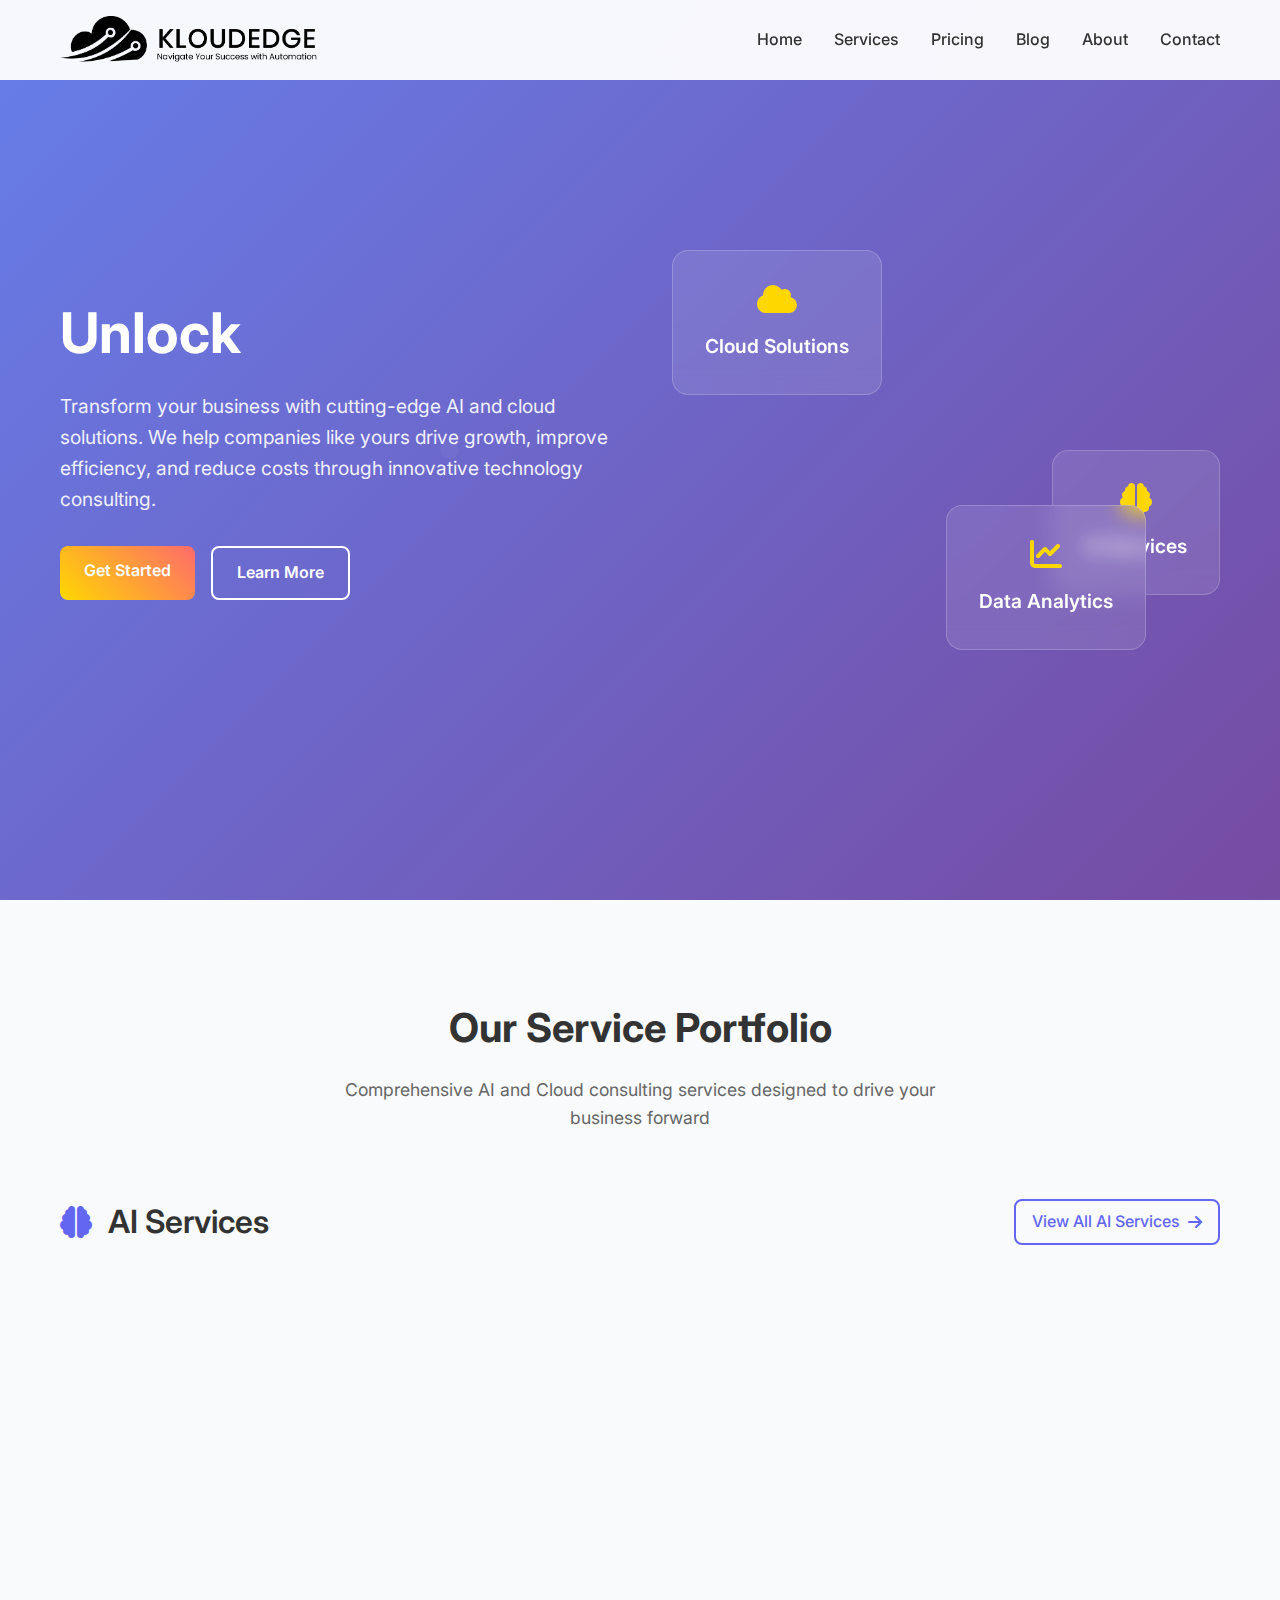
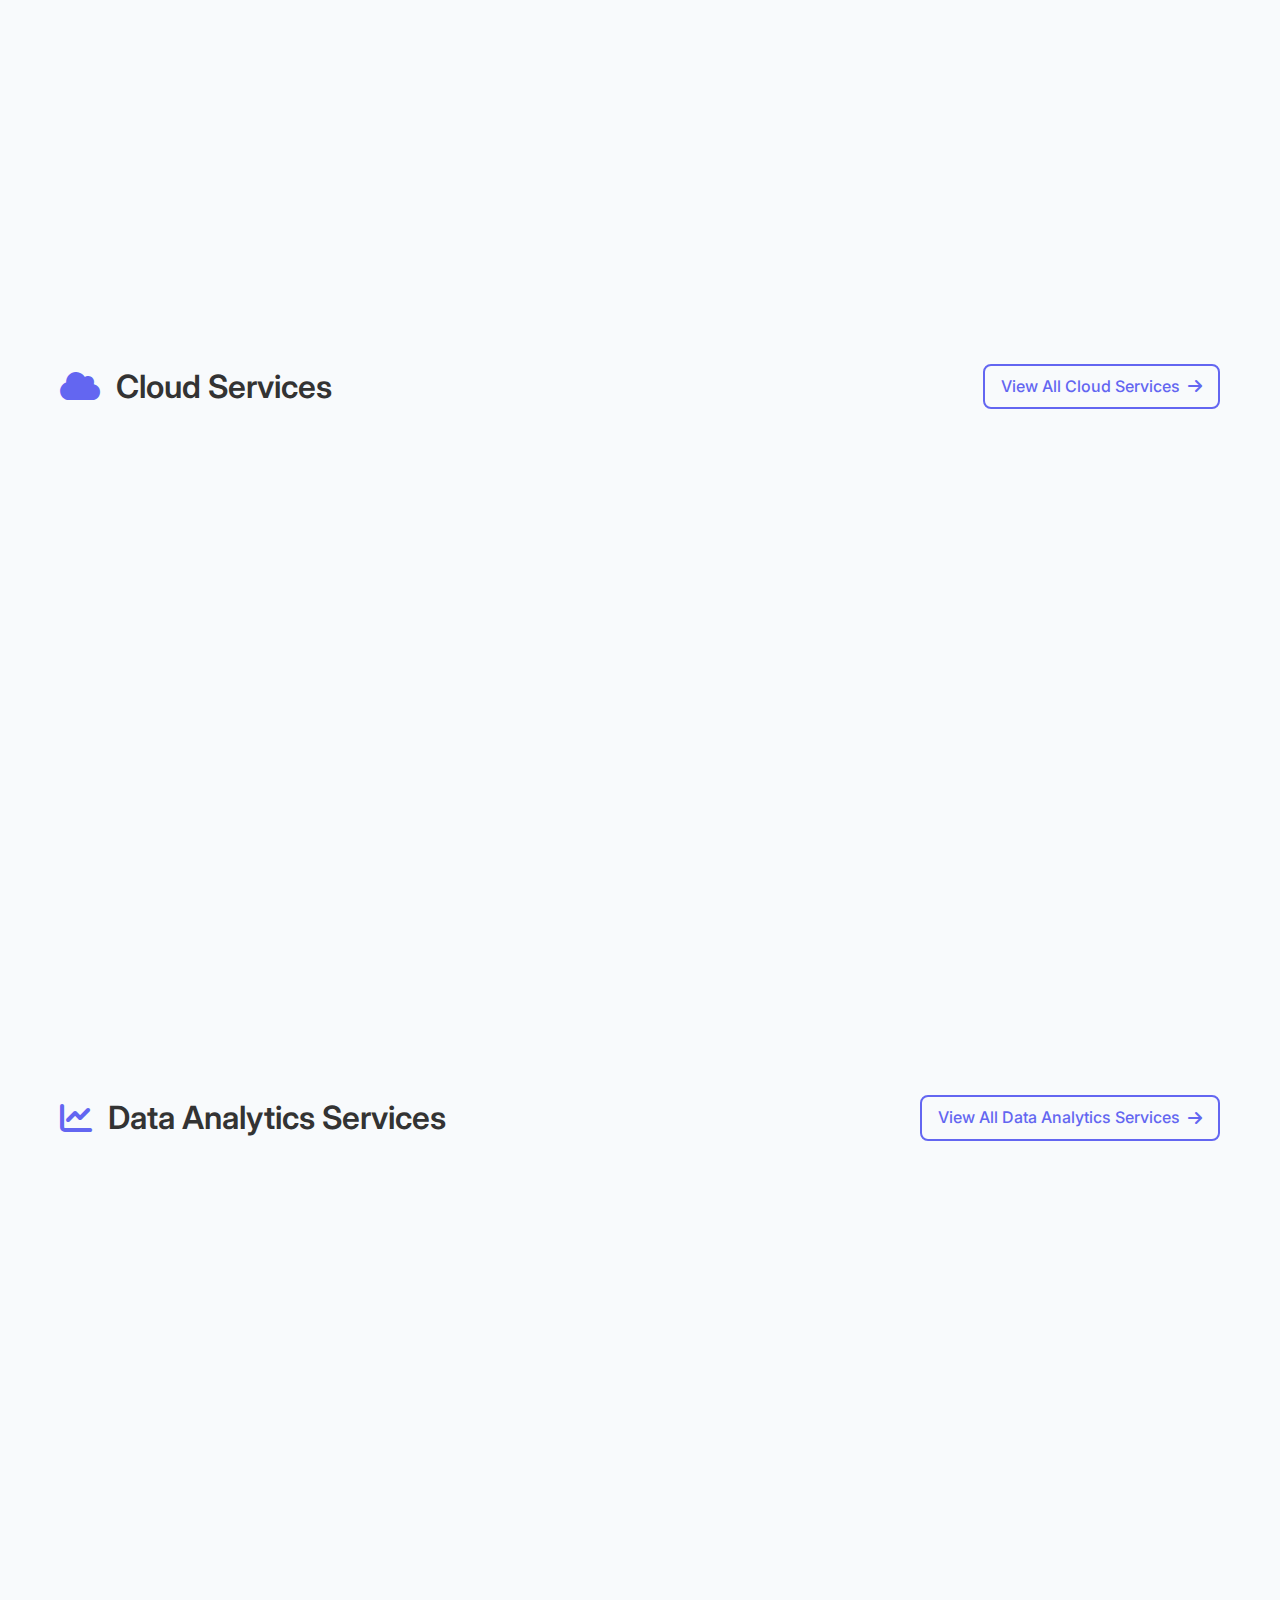
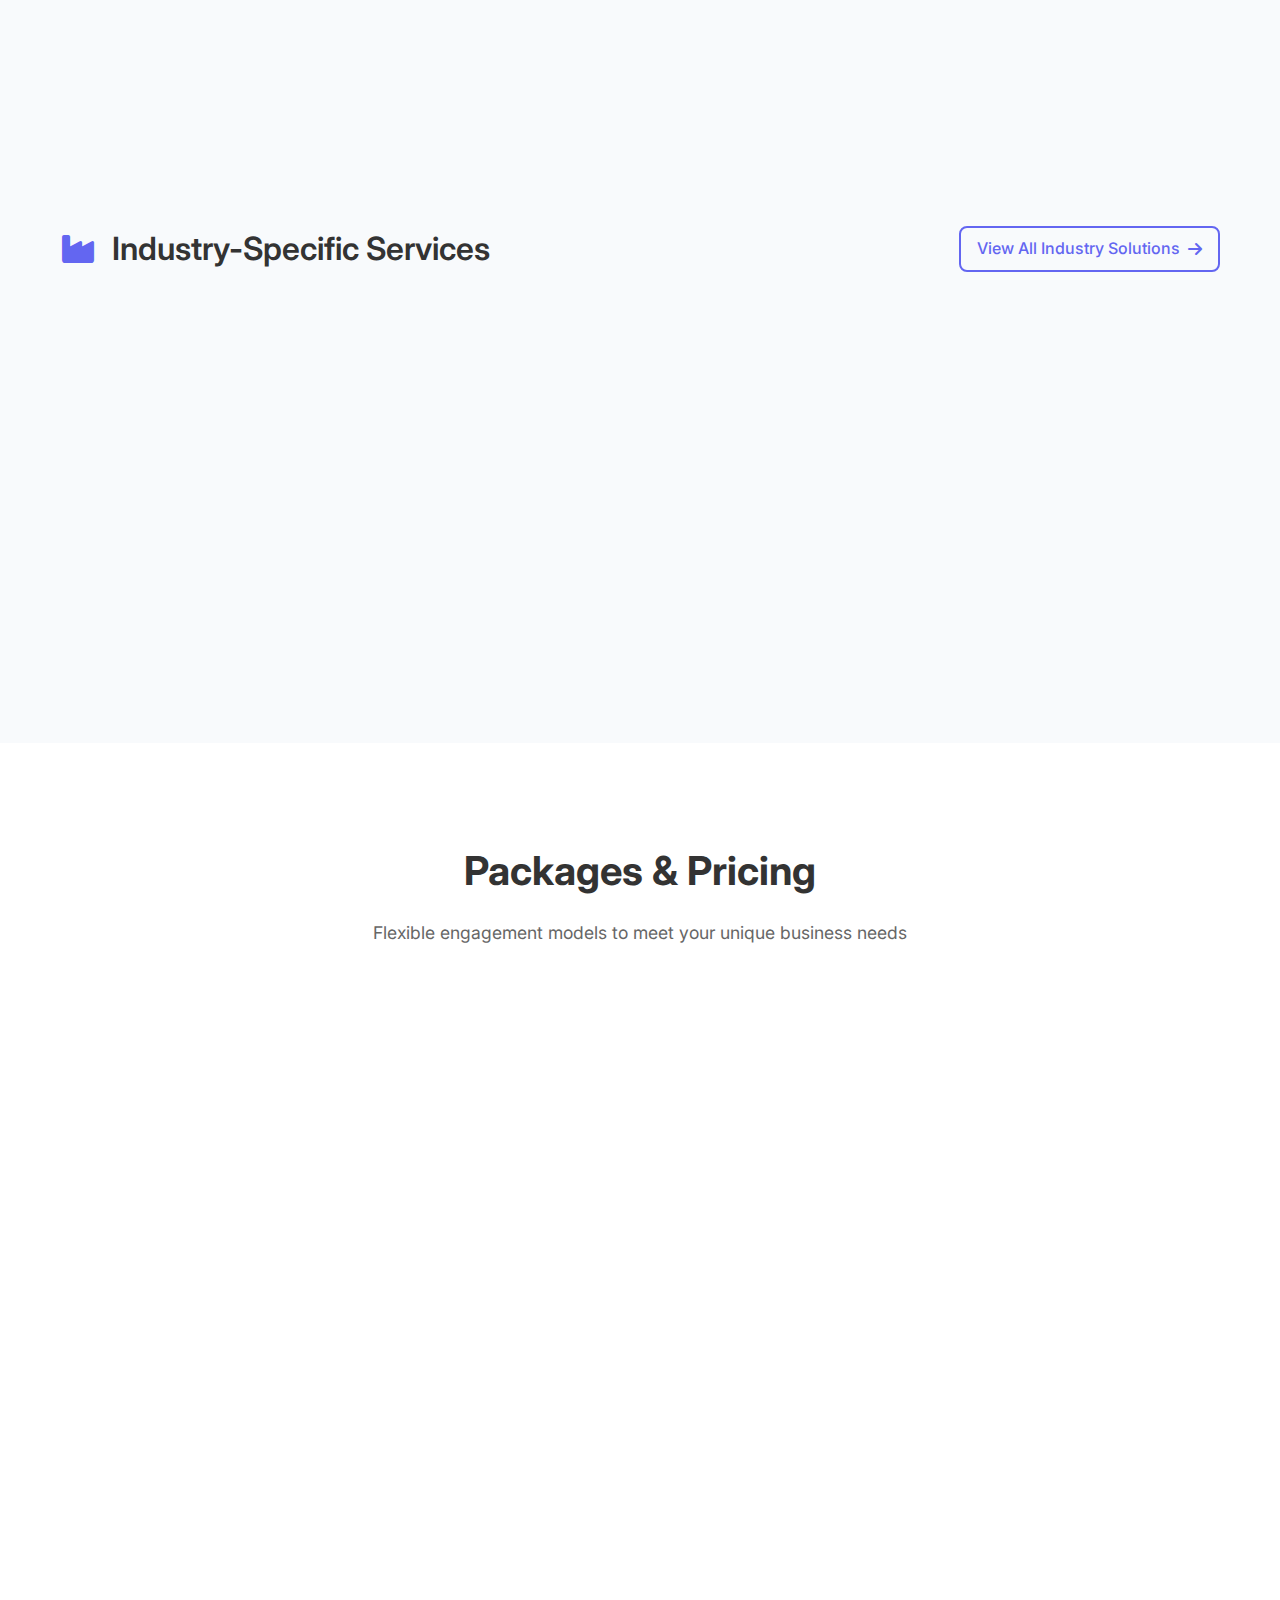
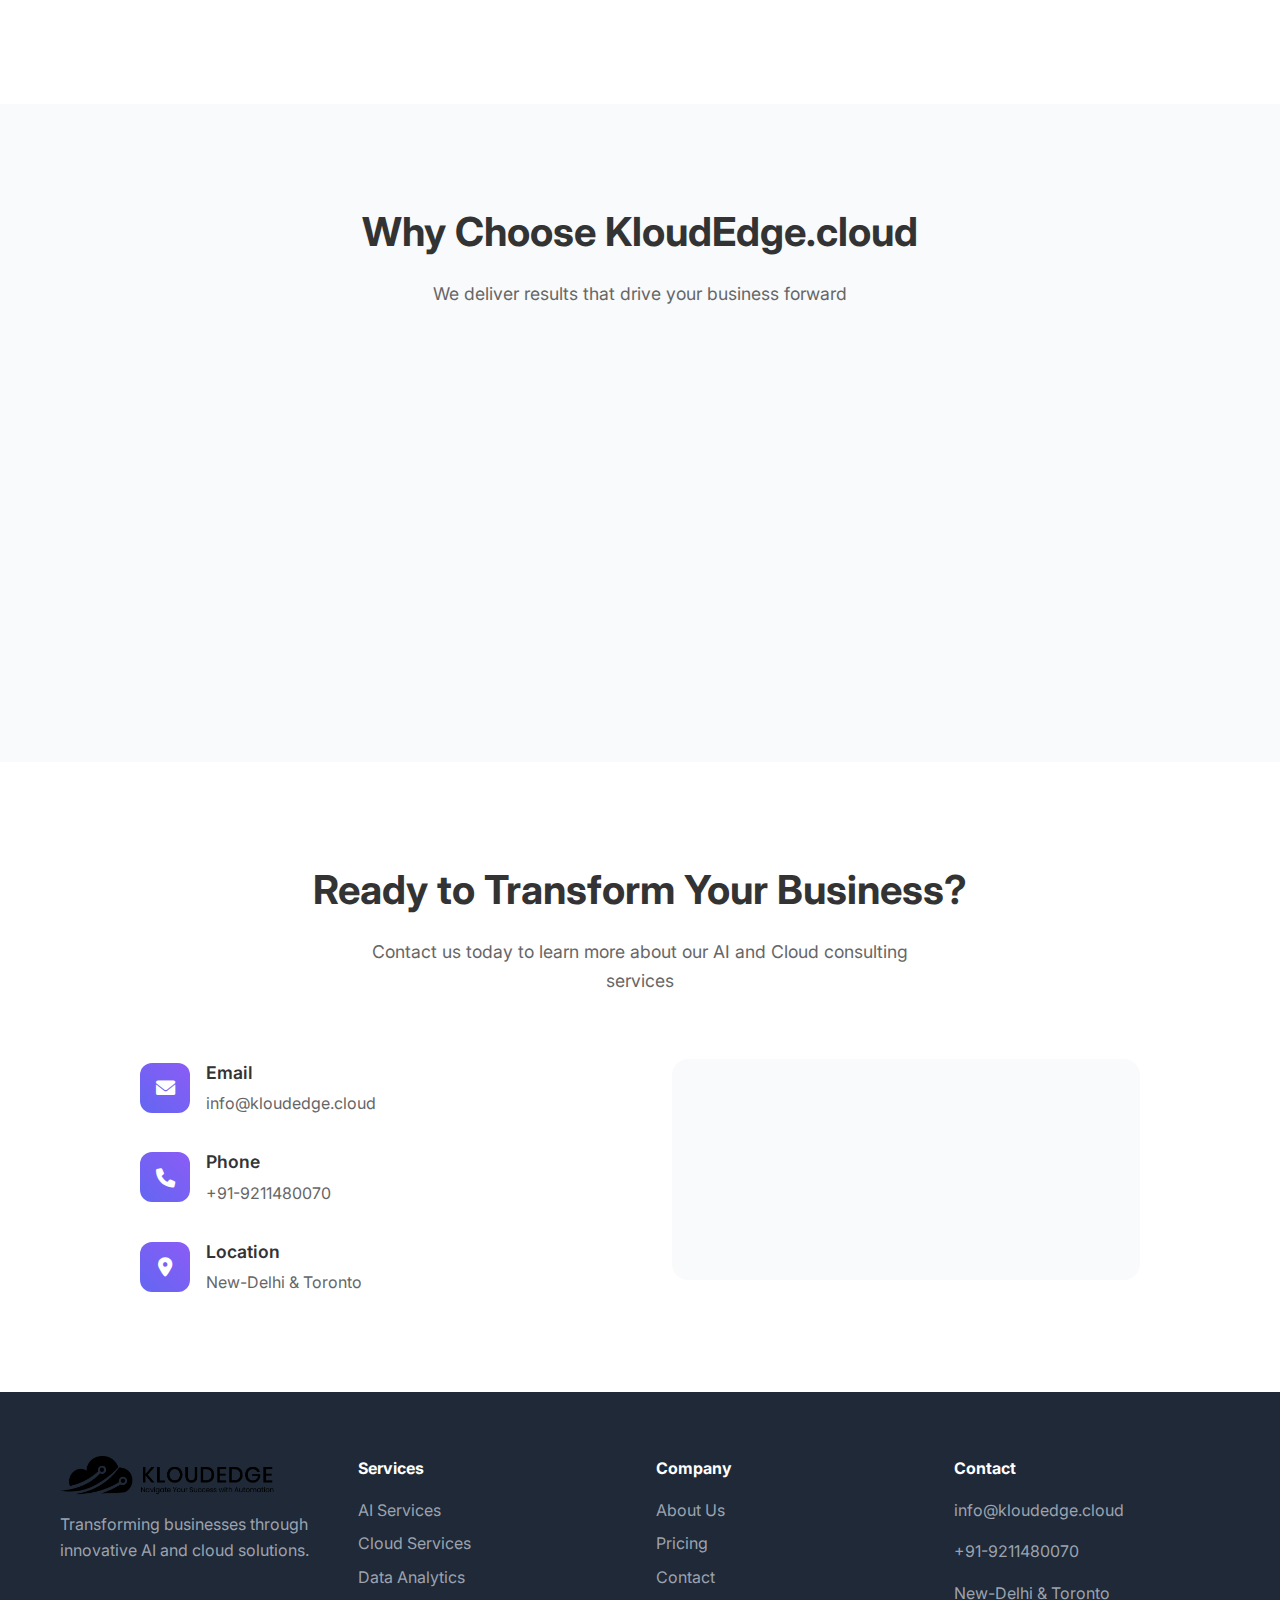
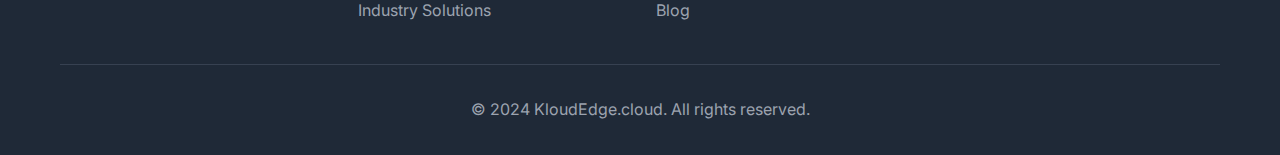
<file: index.html>
<!DOCTYPE html>
<html lang="en">
<head>
    <meta charset="UTF-8">
    <meta name="viewport" content="width=device-width, initial-scale=1.0">
    <title>KloudEdge.cloud - AI & Cloud Consulting Services</title>
    <link rel="icon" type="image/x-icon" href="data:image/svg+xml,<svg xmlns='http://www.w3.org/2000/svg' viewBox='0 0 100 100'><text y='.9em' font-size='90'>☁️</text></svg>">
    <link rel="stylesheet" href="styles.css">
    <link href="https://fonts.googleapis.com/css2?family=Inter:wght@300;400;500;600;700&display=swap" rel="stylesheet">
    <link rel="stylesheet" href="https://cdnjs.cloudflare.com/ajax/libs/font-awesome/6.0.0/css/all.min.css">
    
    <!-- HubSpot Integration -->
    <script src="https://js-na2.hsforms.net/forms/embed/developer/243283275.js" defer></script>
    <!-- Google tag (gtag.js) -->
    <script async src="https://www.googletagmanager.com/gtag/js?id=G-NGVVSRFJXQ"></script>
    <script>
      window.dataLayer = window.dataLayer || [];
      function gtag(){dataLayer.push(arguments);} 
      gtag('js', new Date());

      gtag('config', 'G-NGVVSRFJXQ');
    </script>
</head>
<body>
    <!-- Navigation -->
    <nav class="navbar">
        <div class="nav-container">
            <div class="nav-logo">
                <a href="index.html"><img src="assets/logo.png" alt="KloudEdge Logo" class="site-logo"></a>
            </div>
            <ul class="nav-menu">
                <li class="nav-item">
                    <a href="#home" class="nav-link">Home</a>
                </li>
                <li class="nav-item">
                    <a href="#services" class="nav-link">Services</a>
                </li>
                <li class="nav-item">
                    <a href="#pricing" class="nav-link">Pricing</a>
                </li>
                <li class="nav-item">
                    <a href="blog.html" class="nav-link">Blog</a>
                </li>
                <li class="nav-item">
                    <a href="#about" class="nav-link">About</a>
                </li>
                <li class="nav-item">
                    <a href="#contact" class="nav-link">Contact</a>
                </li>
            </ul>
            <div class="hamburger">
                <span class="bar"></span>
                <span class="bar"></span>
                <span class="bar"></span>
            </div>
        </div>
    </nav>

    <!-- Hero Section -->
    <section id="home" class="hero">
        <div class="hero-container">
            <div class="hero-content">
                <h1>Unlock the Power of <span class="gradient-text">AI & Cloud</span></h1>
                <p>Transform your business with cutting-edge AI and cloud solutions. We help companies like yours drive growth, improve efficiency, and reduce costs through innovative technology consulting.</p>
                <div class="hero-buttons">
                    <a href="#contact" class="btn btn-primary">Get Started</a>
                    <a href="#services" class="btn btn-secondary">Learn More</a>
                </div>
            </div>
            <div class="hero-visual">
                <div class="floating-card">
                    <i class="fas fa-cloud"></i>
                    <h3>Cloud Solutions</h3>
                </div>
                <div class="floating-card">
                    <i class="fas fa-brain"></i>
                    <h3>AI Services</h3>
                </div>
                <div class="floating-card">
                    <i class="fas fa-chart-line"></i>
                    <h3>Data Analytics</h3>
                </div>
            </div>
        </div>
    </section>

    <!-- Services Section -->
    <section id="services" class="services">
        <div class="container">
            <div class="section-header">
                <h2>Our Service Portfolio</h2>
                <p>Comprehensive AI and Cloud consulting services designed to drive your business forward</p>
            </div>

            <!-- AI Services -->
            <div class="service-category">
                <div class="category-header">
                    <h3><i class="fas fa-brain"></i> AI Services</h3>
                    <a href="services/ai-services.html" class="category-link">View All AI Services <i class="fas fa-arrow-right"></i></a>
                </div>
                <div class="service-grid">
                    <div class="service-card">
                        <div class="service-icon">
                            <i class="fas fa-route"></i>
                        </div>
                        <h4>AI Strategy & Roadmap</h4>
                        <p>Develop a customized AI strategy that aligns with your business goals and objectives.</p>
                    </div>
                    <div class="service-card">
                        <div class="service-icon">
                            <i class="fas fa-cogs"></i>
                        </div>
                        <h4>Machine Learning Model Development</h4>
                        <p>Build and deploy machine learning models using TensorFlow, PyTorch, and Scikit-learn.</p>
                    </div>
                    <div class="service-card">
                        <div class="service-icon">
                            <i class="fas fa-language"></i>
                        </div>
                        <h4>Natural Language Processing (NLP)</h4>
                        <p>Develop NLP solutions for text analysis, sentiment analysis, and language translation.</p>
                    </div>
                    <div class="service-card">
                        <div class="service-icon">
                            <i class="fas fa-eye"></i>
                        </div>
                        <h4>Computer Vision</h4>
                        <p>Develop computer vision solutions for image classification, object detection, and facial recognition.</p>
                    </div>
                    <div class="service-card">
                        <div class="service-icon">
                            <i class="fas fa-robot"></i>
                        </div>
                        <h4>AI-Powered Chatbots</h4>
                        <p>Develop AI-powered chatbots for customer support and engagement using Dialogflow and Botpress.</p>
                    </div>
                </div>
            </div>

            <!-- Cloud Services -->
            <div class="service-category">
                <div class="category-header">
                    <h3><i class="fas fa-cloud"></i> Cloud Services</h3>
                    <a href="services/cloud-services.html" class="category-link">View All Cloud Services <i class="fas fa-arrow-right"></i></a>
                </div>
                <div class="service-grid">
                    <div class="service-card">
                        <div class="service-icon">
                            <i class="fas fa-exchange-alt"></i>
                        </div>
                        <h4>Cloud Migration</h4>
                        <p>Migrate applications and data to AWS, Azure, and Google Cloud with minimal disruption.</p>
                    </div>
                    <div class="service-card">
                        <div class="service-icon">
                            <i class="fas fa-shield-alt"></i>
                        </div>
                        <h4>Cloud Security & Compliance</h4>
                        <p>Implement security controls and ensure compliance with regulatory requirements.</p>
                    </div>
                    <div class="service-card">
                        <div class="service-icon">
                            <i class="fas fa-dollar-sign"></i>
                        </div>
                        <h4>Cloud Cost Optimization</h4>
                        <p>Optimize cloud costs by identifying inefficiencies and implementing cost-saving measures.</p>
                    </div>
                    <div class="service-card">
                        <div class="service-icon">
                            <i class="fas fa-sitemap"></i>
                        </div>
                        <h4>Cloud Architecture</h4>
                        <p>Design and implement scalable, reliable, and high-performance cloud architectures.</p>
                    </div>
                    <div class="service-card">
                        <div class="service-icon">
                            <i class="fas fa-tools"></i>
                        </div>
                        <h4>Cloud Management</h4>
                        <p>Manage cloud resources, monitor performance, and implement maintenance tasks.</p>
                    </div>
                </div>
            </div>

            <!-- Data Analytics Services -->
            <div class="service-category">
                <div class="category-header">
                    <h3><i class="fas fa-chart-line"></i> Data Analytics Services</h3>
                    <a href="services/data-analytics.html" class="category-link">View All Data Analytics Services <i class="fas fa-arrow-right"></i></a>
                </div>
                <div class="service-grid">
                    <div class="service-card">
                        <div class="service-icon">
                            <i class="fas fa-route"></i>
                        </div>
                        <h4>Data Strategy & Roadmap</h4>
                        <p>Develop a customized data strategy that aligns with your business goals and objectives.</p>
                    </div>
                    <div class="service-card">
                        <div class="service-icon">
                            <i class="fas fa-chart-bar"></i>
                        </div>
                        <h4>Data Visualization</h4>
                        <p>Develop data visualizations using Tableau, Power BI, and D3.js for better insights.</p>
                    </div>
                    <div class="service-card">
                        <div class="service-icon">
                            <i class="fas fa-crystal-ball"></i>
                        </div>
                        <h4>Predictive Analytics</h4>
                        <p>Develop predictive analytics models using R, Python, and Julia for forecasting.</p>
                    </div>
                    <div class="service-card">
                        <div class="service-icon">
                            <i class="fas fa-database"></i>
                        </div>
                        <h4>Data Engineering</h4>
                        <p>Develop data pipelines, data lakes, and data warehouses for complex data processing.</p>
                    </div>
                </div>
            </div>

            <!-- Industry-Specific Services -->
            <div class="service-category">
                <div class="category-header">
                    <h3><i class="fas fa-industry"></i> Industry-Specific Services</h3>
                    <a href="services/industry-solutions.html" class="category-link">View All Industry Solutions <i class="fas fa-arrow-right"></i></a>
                </div>
                <div class="service-grid">
                    <div class="service-card">
                        <div class="service-icon">
                            <i class="fas fa-heartbeat"></i>
                        </div>
                        <h4>Healthcare</h4>
                        <p>AI and Cloud solutions for medical imaging, clinical decision support, and patient engagement.</p>
                    </div>
                    <div class="service-card">
                        <div class="service-icon">
                            <i class="fas fa-university"></i>
                        </div>
                        <h4>Finance</h4>
                        <p>AI and Cloud solutions for risk management, compliance, and customer engagement.</p>
                    </div>
                    <div class="service-card">
                        <div class="service-icon">
                            <i class="fas fa-shopping-cart"></i>
                        </div>
                        <h4>Retail</h4>
                        <p>AI and Cloud solutions for customer segmentation, demand forecasting, and supply chain optimization.</p>
                    </div>
                </div>
            </div>
        </div>
    </section>

    <!-- Pricing Section -->
    <section id="pricing" class="pricing">
        <div class="container">
            <div class="section-header">
                <h2>Packages & Pricing</h2>
                <p>Flexible engagement models to meet your unique business needs</p>
            </div>
            <div class="pricing-grid">
                <div class="pricing-card">
                    <div class="pricing-header">
                        <h3>Starter Package</h3>
                        <div class="price">
                            <span class="currency">$</span>
                            <span class="amount">5,000</span>
                            <span class="period">- $10,000</span>
                        </div>
                        <p class="price-subtitle">per month</p>
                    </div>
                    <div class="pricing-features">
                        <p><i class="fas fa-check"></i> Ideal for small businesses or startups</p>
                        <p><i class="fas fa-check"></i> Basic AI strategy and implementation</p>
                        <p><i class="fas fa-check"></i> Cloud migration support</p>
                        <p><i class="fas fa-check"></i> Monthly consultation</p>
                        <p><i class="fas fa-check"></i> Basic analytics setup</p>
                    </div>
                    <a href="#contact" class="btn btn-outline">Get Started</a>
                </div>

                <div class="pricing-card featured">
                    <div class="pricing-header">
                        <h3>Growth Package</h3>
                        <div class="price">
                            <span class="currency">$</span>
                            <span class="amount">10,000</span>
                            <span class="period">- $20,000</span>
                        </div>
                        <p class="price-subtitle">per month</p>
                    </div>
                    <div class="pricing-features">
                        <p><i class="fas fa-check"></i> Ideal for medium-sized businesses</p>
                        <p><i class="fas fa-check"></i> Comprehensive AI and cloud strategy</p>
                        <p><i class="fas fa-check"></i> Advanced ML model development</p>
                        <p><i class="fas fa-check"></i> Full cloud architecture design</p>
                        <p><i class="fas fa-check"></i> Weekly consultation and support</p>
                        <p><i class="fas fa-check"></i> Advanced analytics and visualization</p>
                    </div>
                    <form><script src="https://checkout.razorpay.com/v1/payment-button.js" data-payment_button_id="pl_R5eXLbosA7nMWc" async> </script> </form>
                </div>

                <div class="pricing-card">
                    <div class="pricing-header">
                        <h3>Enterprise Package</h3>
                        <div class="price">
                            <span class="currency">$</span>
                            <span class="amount">20,000</span>
                            <span class="period">- $50,000</span>
                        </div>
                        <p class="price-subtitle">per month</p>
                    </div>
                    <div class="pricing-features">
                        <p><i class="fas fa-check"></i> Ideal for large enterprises</p>
                        <p><i class="fas fa-check"></i> Full-scale AI transformation</p>
                        <p><i class="fas fa-check"></i> Custom ML model development</p>
                        <p><i class="fas fa-check"></i> Multi-cloud architecture</p>
                        <p><i class="fas fa-check"></i> Dedicated team and support</p>
                        <p><i class="fas fa-check"></i> Industry-specific solutions</p>
                    </div>
                    <form><script src="https://checkout.razorpay.com/v1/payment-button.js" data-payment_button_id="pl_R5eiEykihXa9KL" async> </script> </form>
                </div>
            </div>
        </div>
    </section>

    <!-- Why Choose Us Section -->
    <section id="about" class="why-choose-us">
        <div class="container">
            <div class="section-header">
                <h2>Why Choose KloudEdge.cloud</h2>
                <p>We deliver results that drive your business forward</p>
            </div>
            <div class="features-grid">
                <div class="feature-card">
                    <div class="feature-icon">
                        <i class="fas fa-graduation-cap"></i>
                    </div>
                    <h4>Expertise</h4>
                    <p>Our team has extensive experience in delivering AI and Cloud solutions that drive business outcomes.</p>
                </div>
                <div class="feature-card">
                    <div class="feature-icon">
                        <i class="fas fa-sliders-h"></i>
                    </div>
                    <h4>Flexibility</h4>
                    <p>We offer flexible engagement models that meet the unique needs of your business.</p>
                </div>
                <div class="feature-card">
                    <div class="feature-icon">
                        <i class="fas fa-lightbulb"></i>
                    </div>
                    <h4>Innovation</h4>
                    <p>We stay up-to-date with the latest technologies and trends, ensuring innovative and effective solutions.</p>
                </div>
            </div>
        </div>
    </section>

    <!-- Contact Section -->
    <section id="contact" class="contact">
        <div class="container">
            <div class="section-header">
                <h2>Ready to Transform Your Business?</h2>
                <p>Contact us today to learn more about our AI and Cloud consulting services</p>
            </div>
            <div class="contact-content">
                <div class="contact-info">
                    <div class="contact-item">
                        <i class="fas fa-envelope"></i>
                        <div>
                            <h4>Email</h4>
                            <p>info@kloudedge.cloud</p>
                        </div>
                    </div>
                    <div class="contact-item">
                        <i class="fas fa-phone"></i>
                        <div>
                            <h4>Phone</h4>
                            <p>+91-9211480070</p>
                        </div>
                    </div>
                    <div class="contact-item">
                        <i class="fas fa-map-marker-alt"></i>
                        <div>
                            <h4>Location</h4>
                            <p>New-Delhi & Toronto</p>
                        </div>
                    </div>
                </div>
                <!-- HubSpot Form Integration -->
                <div class="hubspot-form-container">
                    <div class="hs-form-html" data-region="na2" data-form-id="9aee57ea-808c-4d30-b754-b4c008904e30" data-portal-id="243283275"></div>
                </div>
                
                <!-- Fallback Form (if HubSpot fails to load) -->
                <form class="contact-form" id="fallback-form" style="display: none;">
                    <div class="form-group">
                        <input type="text" name="firstname" placeholder="Your Name" required>
                    </div>
                    <div class="form-group">
                        <input type="email" name="email" placeholder="Your Email" required>
                    </div>
                    <div class="form-group">
                        <input type="text" name="company" placeholder="Company Name">
                    </div>
                    <div class="form-group">
                        <select name="service_interest" required>
                            <option value="">Select Service Interest</option>
                            <option value="ai">AI Services</option>
                            <option value="cloud">Cloud Services</option>
                            <option value="analytics">Data Analytics</option>
                            <option value="consultation">General Consultation</option>
                        </select>
                    </div>
                    <div class="form-group">
                        <textarea name="message" placeholder="Tell us about your project..." rows="5" required></textarea>
                    </div>
                    <button type="submit" class="btn btn-primary">Send Message</button>
                </form>
            </div>
        </div>
    </section>

    <!-- Footer -->
    <footer class="footer">
        <div class="container">
            <div class="footer-content">
                <div class="footer-section">
                    <a href="index.html"><img src="assets/logo.png" alt="KloudEdge Logo" class="site-logo-footer"></a>
                    <p>Transforming businesses through innovative AI and cloud solutions.</p>
                </div>
                <div class="footer-section">
                    <h4>Services</h4>
                    <ul>
                        <li><a href="#services">AI Services</a></li>
                        <li><a href="#services">Cloud Services</a></li>
                        <li><a href="#services">Data Analytics</a></li>
                        <li><a href="#services">Industry Solutions</a></li>
                    </ul>
                </div>
                <div class="footer-section">
                    <h4>Company</h4>
                    <ul>
                        <li><a href="#about">About Us</a></li>
                        <li><a href="#pricing">Pricing</a></li>
                        <li><a href="#contact">Contact</a></li>
                        <li><a href="#">Blog</a></li>
                    </ul>
                </div>
                <div class="footer-section">
                    <h4>Contact</h4>
                    <p>info@kloudedge.cloud</p>
                    <p>+91-9211480070</p>
                    <p>New-Delhi & Toronto</p>
                </div>
            </div>
            <div class="footer-bottom">
                <p>&copy; 2024 KloudEdge.cloud. All rights reserved.</p>
            </div>
        </div>
    </footer>

    <script src="script.js"></script>
</body>
</html>
</file>
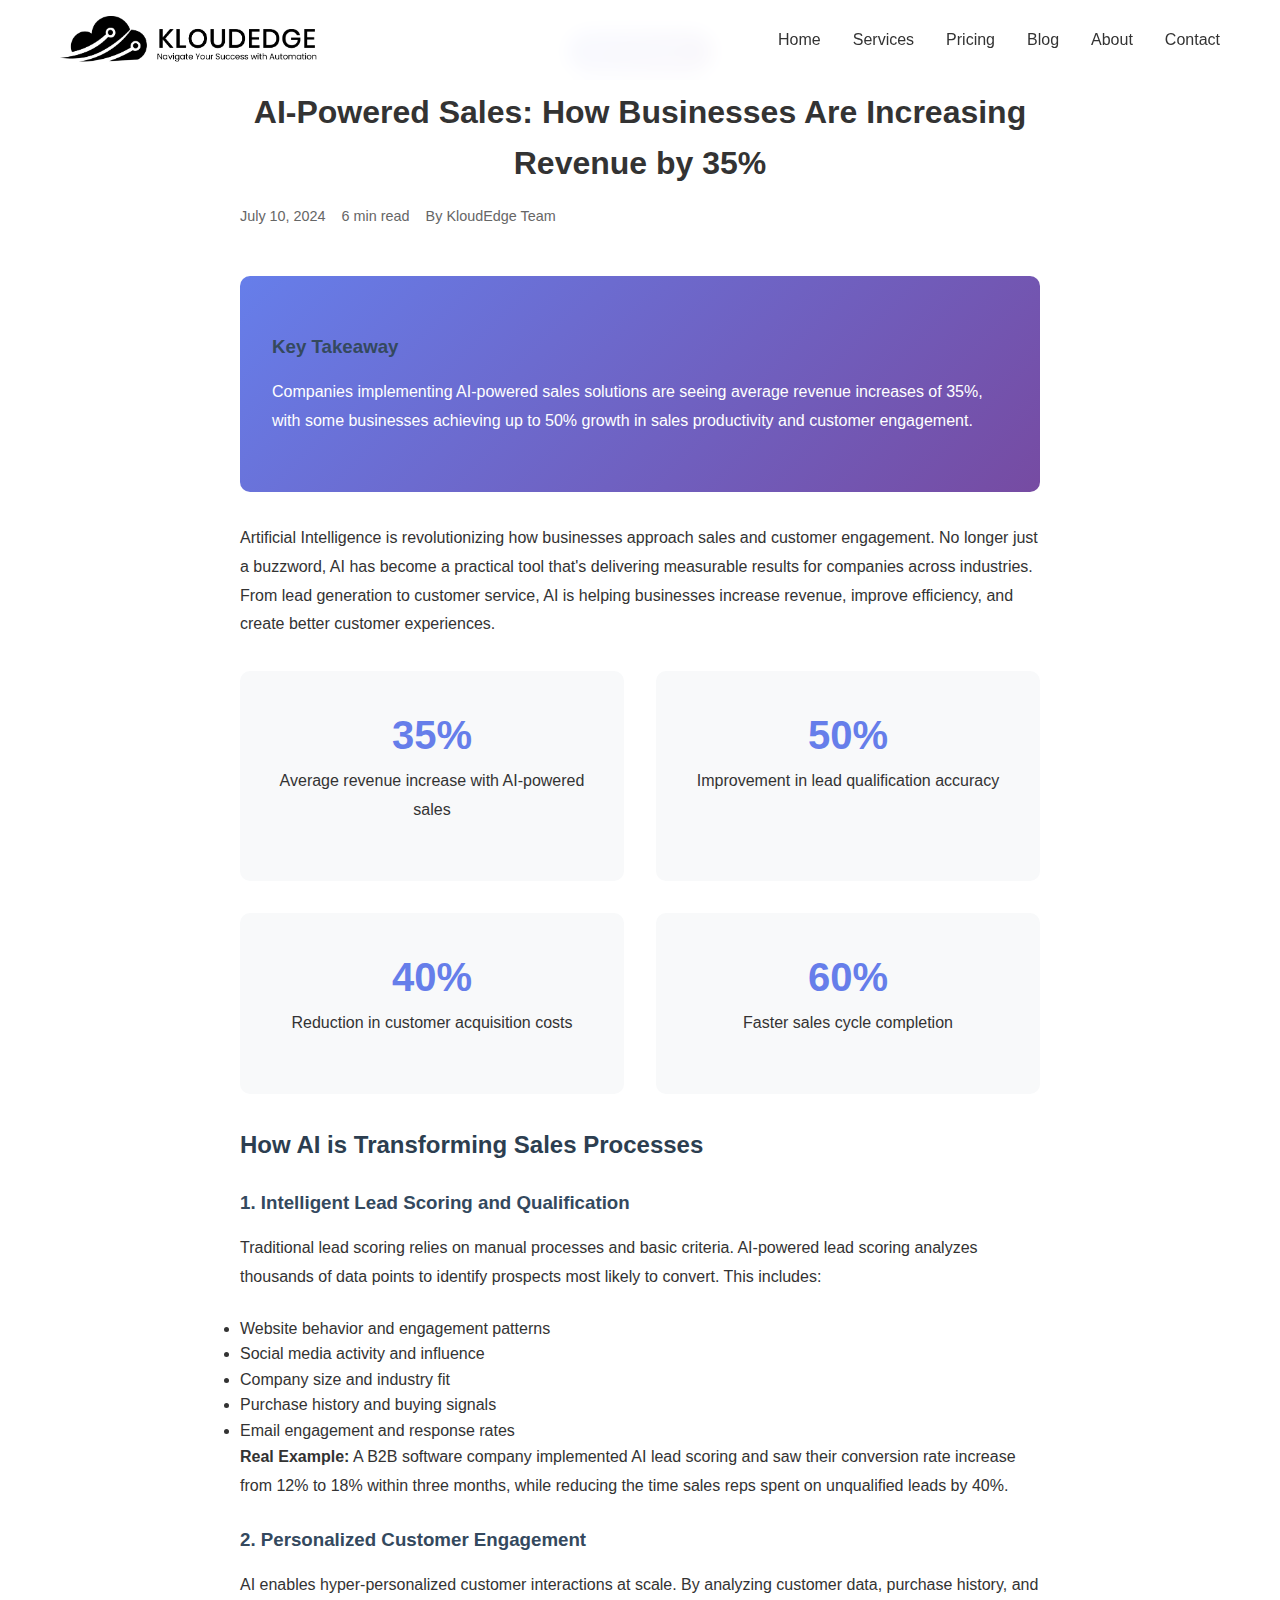
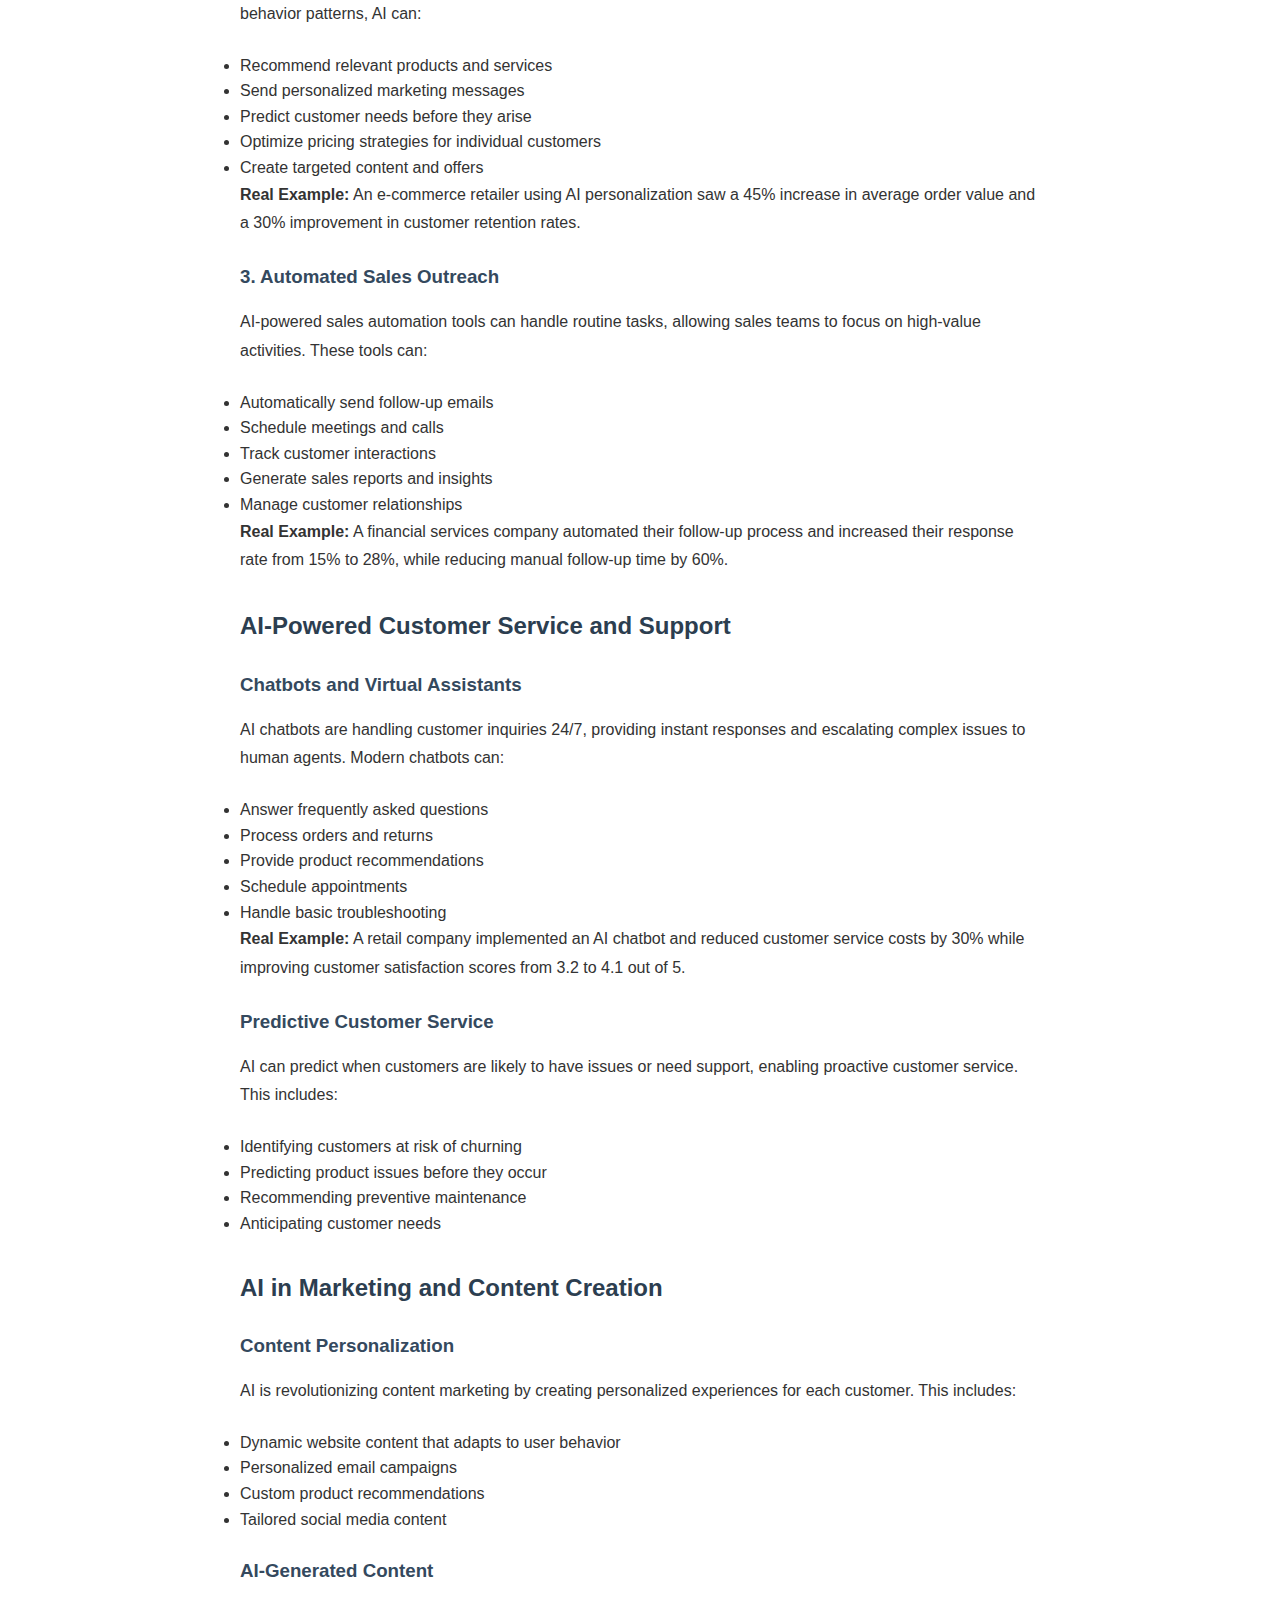
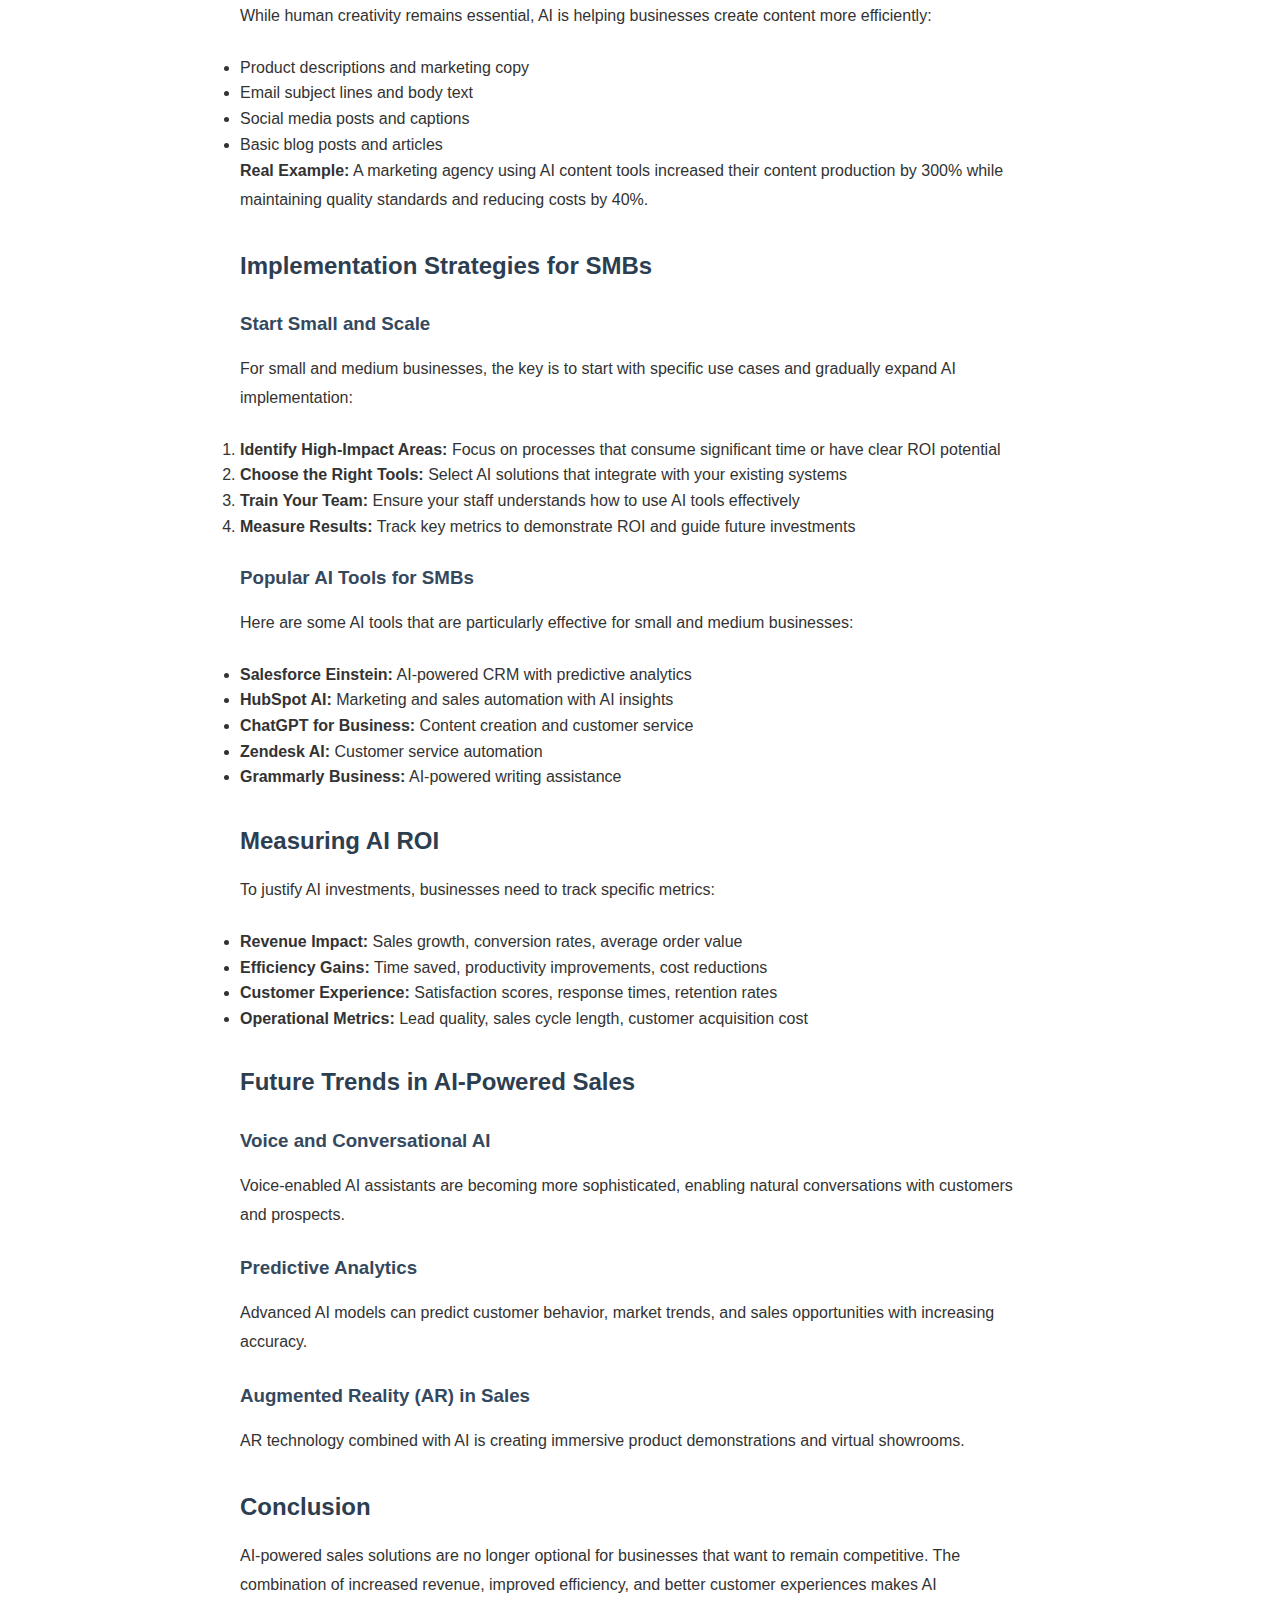
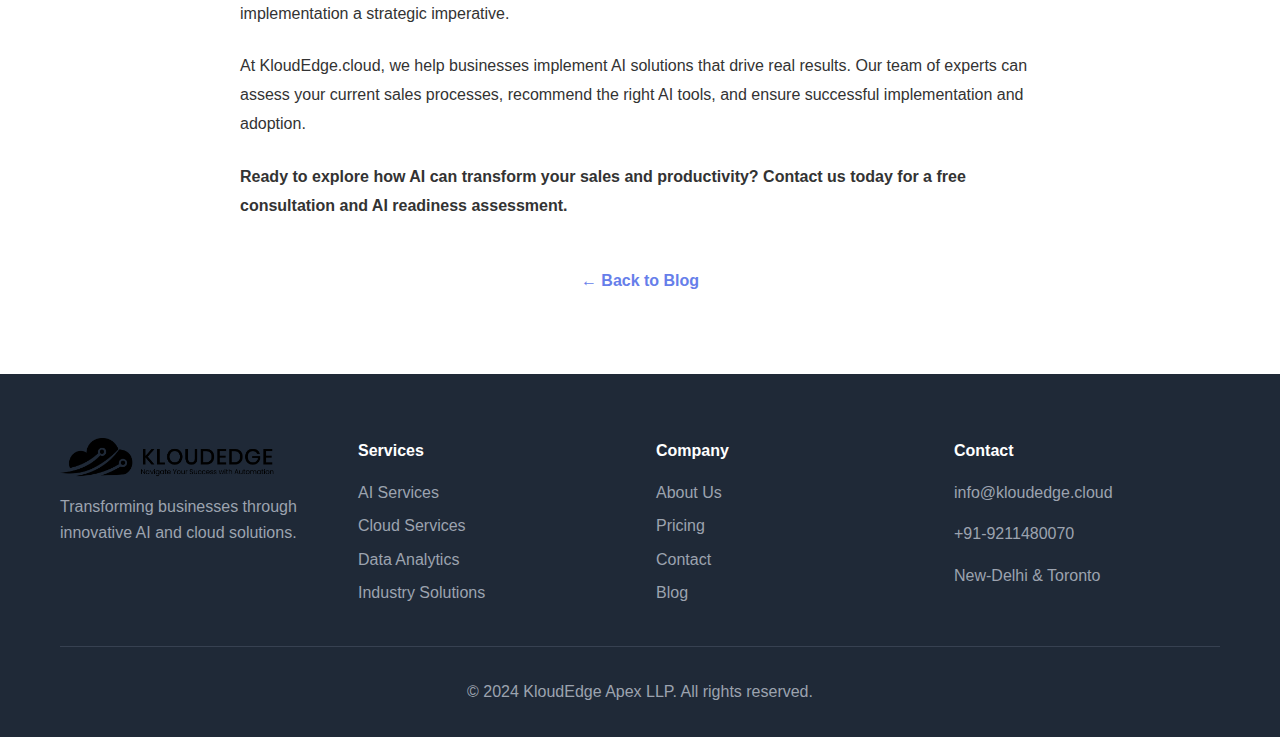
<file: blog/ai-sales-productivity.html>
<!DOCTYPE html>
<html lang="en">
<head>
    <meta charset="UTF-8">
    <meta name="viewport" content="width=device-width, initial-scale=1.0">
    <title>AI-Powered Sales: How Businesses Are Increasing Revenue by 35% - KloudEdge.cloud</title>
    <meta name="description" content="Explore real-world examples of how companies are leveraging AI to boost sales, improve customer engagement, and drive productivity across their organizations.">
    <link rel="stylesheet" href="../styles.css">
    <link rel="icon" type="image/x-icon" href="../assets/logo.png">
    <!-- Google tag (gtag.js) -->
    <script async src="https://www.googletagmanager.com/gtag/js?id=G-NGVVSRFJXQ"></script>
    <script>
      window.dataLayer = window.dataLayer || [];
      function gtag(){dataLayer.push(arguments);} 
      gtag('js', new Date());

      gtag('config', 'G-NGVVSRFJXQ');
    </script>
    <!-- Google tag (gtag.js) -->
    <script async src="https://www.googletagmanager.com/gtag/js?id=G-NGVVSRFJXQ"></script>
    <script>
      window.dataLayer = window.dataLayer || [];
      function gtag(){dataLayer.push(arguments);} 
      gtag('js', new Date());

      gtag('config', 'G-NGVVSRFJXQ');
    </script>
    <style>
        .article-content {
            max-width: 800px;
            margin: 0 auto;
            padding: 2rem 0;
        }
        .article-header {
            text-align: center;
            margin-bottom: 3rem;
        }
        .article-meta {
            color: #666;
            margin: 1rem 0;
        }
        .article-content h2 {
            color: #2c3e50;
            margin: 2rem 0 1rem 0;
        }
        .article-content h3 {
            color: #34495e;
            margin: 1.5rem 0 1rem 0;
        }
        .article-content p {
            line-height: 1.8;
            margin-bottom: 1.5rem;
        }
        .highlight-box {
            background: linear-gradient(135deg, #667eea 0%, #764ba2 100%);
            color: white;
            padding: 2rem;
            border-radius: 10px;
            margin: 2rem 0;
        }
        .stats-grid {
            display: grid;
            grid-template-columns: repeat(auto-fit, minmax(250px, 1fr));
            gap: 2rem;
            margin: 2rem 0;
        }
        .stat-card {
            background: #f8f9fa;
            padding: 2rem;
            border-radius: 10px;
            text-align: center;
        }
        .stat-number {
            font-size: 2.5rem;
            font-weight: bold;
            color: #667eea;
        }
        .back-to-blog {
            text-align: center;
            margin: 3rem 0;
        }
        .back-to-blog a {
            color: #667eea;
            text-decoration: none;
            font-weight: bold;
        }
        .back-to-blog a:hover {
            text-decoration: underline;
        }
    </style>
</head>
<body>
    <!-- Navigation -->
    <nav class="navbar">
        <div class="nav-container">
            <div class="nav-logo">
                <a href="../index.html"><img src="../assets/logo.png" alt="KloudEdge Logo" class="site-logo"></a>
            </div>
            <ul class="nav-menu">
                <li class="nav-item"><a href="../index.html#home" class="nav-link">Home</a></li>
                <li class="nav-item"><a href="../index.html#services" class="nav-link">Services</a></li>
                <li class="nav-item"><a href="../index.html#pricing" class="nav-link">Pricing</a></li>
                <li class="nav-item"><a href="../blog.html" class="nav-link active">Blog</a></li>
                <li class="nav-item"><a href="../index.html#about" class="nav-link">About</a></li>
                <li class="nav-item"><a href="../index.html#contact" class="nav-link">Contact</a></li>
            </ul>
            <div class="hamburger">
                <span class="bar"></span>
                <span class="bar"></span>
                <span class="bar"></span>
            </div>
        </div>
    </nav>

    <!-- Article Content -->
    <div class="container">
        <div class="article-content">
            <div class="article-header">
                <span class="category">AI & Automation</span>
                <h1>AI-Powered Sales: How Businesses Are Increasing Revenue by 35%</h1>
                <div class="article-meta">
                    <span class="date">July 10, 2024</span>
                    <span class="read-time">6 min read</span>
                    <span class="author">By KloudEdge Team</span>
                </div>
            </div>

            <div class="highlight-box">
                <h3>Key Takeaway</h3>
                <p>Companies implementing AI-powered sales solutions are seeing average revenue increases of 35%, with some businesses achieving up to 50% growth in sales productivity and customer engagement.</p>
            </div>

            <p>Artificial Intelligence is revolutionizing how businesses approach sales and customer engagement. No longer just a buzzword, AI has become a practical tool that's delivering measurable results for companies across industries. From lead generation to customer service, AI is helping businesses increase revenue, improve efficiency, and create better customer experiences.</p>

            <div class="stats-grid">
                <div class="stat-card">
                    <div class="stat-number">35%</div>
                    <p>Average revenue increase with AI-powered sales</p>
                </div>
                <div class="stat-card">
                    <div class="stat-number">50%</div>
                    <p>Improvement in lead qualification accuracy</p>
                </div>
                <div class="stat-card">
                    <div class="stat-number">40%</div>
                    <p>Reduction in customer acquisition costs</p>
                </div>
                <div class="stat-card">
                    <div class="stat-number">60%</div>
                    <p>Faster sales cycle completion</p>
                </div>
            </div>

            <h2>How AI is Transforming Sales Processes</h2>

            <h3>1. Intelligent Lead Scoring and Qualification</h3>
            <p>Traditional lead scoring relies on manual processes and basic criteria. AI-powered lead scoring analyzes thousands of data points to identify prospects most likely to convert. This includes:</p>
            <ul>
                <li>Website behavior and engagement patterns</li>
                <li>Social media activity and influence</li>
                <li>Company size and industry fit</li>
                <li>Purchase history and buying signals</li>
                <li>Email engagement and response rates</li>
            </ul>

            <p><strong>Real Example:</strong> A B2B software company implemented AI lead scoring and saw their conversion rate increase from 12% to 18% within three months, while reducing the time sales reps spent on unqualified leads by 40%.</p>

            <h3>2. Personalized Customer Engagement</h3>
            <p>AI enables hyper-personalized customer interactions at scale. By analyzing customer data, purchase history, and behavior patterns, AI can:</p>
            <ul>
                <li>Recommend relevant products and services</li>
                <li>Send personalized marketing messages</li>
                <li>Predict customer needs before they arise</li>
                <li>Optimize pricing strategies for individual customers</li>
                <li>Create targeted content and offers</li>
            </ul>

            <p><strong>Real Example:</strong> An e-commerce retailer using AI personalization saw a 45% increase in average order value and a 30% improvement in customer retention rates.</p>

            <h3>3. Automated Sales Outreach</h3>
            <p>AI-powered sales automation tools can handle routine tasks, allowing sales teams to focus on high-value activities. These tools can:</p>
            <ul>
                <li>Automatically send follow-up emails</li>
                <li>Schedule meetings and calls</li>
                <li>Track customer interactions</li>
                <li>Generate sales reports and insights</li>
                <li>Manage customer relationships</li>
            </ul>

            <p><strong>Real Example:</strong> A financial services company automated their follow-up process and increased their response rate from 15% to 28%, while reducing manual follow-up time by 60%.</p>

            <h2>AI-Powered Customer Service and Support</h2>

            <h3>Chatbots and Virtual Assistants</h3>
            <p>AI chatbots are handling customer inquiries 24/7, providing instant responses and escalating complex issues to human agents. Modern chatbots can:</p>
            <ul>
                <li>Answer frequently asked questions</li>
                <li>Process orders and returns</li>
                <li>Provide product recommendations</li>
                <li>Schedule appointments</li>
                <li>Handle basic troubleshooting</li>
            </ul>

            <p><strong>Real Example:</strong> A retail company implemented an AI chatbot and reduced customer service costs by 30% while improving customer satisfaction scores from 3.2 to 4.1 out of 5.</p>

            <h3>Predictive Customer Service</h3>
            <p>AI can predict when customers are likely to have issues or need support, enabling proactive customer service. This includes:</p>
            <ul>
                <li>Identifying customers at risk of churning</li>
                <li>Predicting product issues before they occur</li>
                <li>Recommending preventive maintenance</li>
                <li>Anticipating customer needs</li>
            </ul>

            <h2>AI in Marketing and Content Creation</h2>

            <h3>Content Personalization</h3>
            <p>AI is revolutionizing content marketing by creating personalized experiences for each customer. This includes:</p>
            <ul>
                <li>Dynamic website content that adapts to user behavior</li>
                <li>Personalized email campaigns</li>
                <li>Custom product recommendations</li>
                <li>Tailored social media content</li>
            </ul>

            <h3>AI-Generated Content</h3>
            <p>While human creativity remains essential, AI is helping businesses create content more efficiently:</p>
            <ul>
                <li>Product descriptions and marketing copy</li>
                <li>Email subject lines and body text</li>
                <li>Social media posts and captions</li>
                <li>Basic blog posts and articles</li>
            </ul>

            <p><strong>Real Example:</strong> A marketing agency using AI content tools increased their content production by 300% while maintaining quality standards and reducing costs by 40%.</p>

            <h2>Implementation Strategies for SMBs</h2>

            <h3>Start Small and Scale</h3>
            <p>For small and medium businesses, the key is to start with specific use cases and gradually expand AI implementation:</p>

            <ol>
                <li><strong>Identify High-Impact Areas:</strong> Focus on processes that consume significant time or have clear ROI potential</li>
                <li><strong>Choose the Right Tools:</strong> Select AI solutions that integrate with your existing systems</li>
                <li><strong>Train Your Team:</strong> Ensure your staff understands how to use AI tools effectively</li>
                <li><strong>Measure Results:</strong> Track key metrics to demonstrate ROI and guide future investments</li>
            </ol>

            <h3>Popular AI Tools for SMBs</h3>
            <p>Here are some AI tools that are particularly effective for small and medium businesses:</p>

            <ul>
                <li><strong>Salesforce Einstein:</strong> AI-powered CRM with predictive analytics</li>
                <li><strong>HubSpot AI:</strong> Marketing and sales automation with AI insights</li>
                <li><strong>ChatGPT for Business:</strong> Content creation and customer service</li>
                <li><strong>Zendesk AI:</strong> Customer service automation</li>
                <li><strong>Grammarly Business:</strong> AI-powered writing assistance</li>
            </ul>

            <h2>Measuring AI ROI</h2>

            <p>To justify AI investments, businesses need to track specific metrics:</p>

            <ul>
                <li><strong>Revenue Impact:</strong> Sales growth, conversion rates, average order value</li>
                <li><strong>Efficiency Gains:</strong> Time saved, productivity improvements, cost reductions</li>
                <li><strong>Customer Experience:</strong> Satisfaction scores, response times, retention rates</li>
                <li><strong>Operational Metrics:</strong> Lead quality, sales cycle length, customer acquisition cost</li>
            </ul>

            <h2>Future Trends in AI-Powered Sales</h2>

            <h3>Voice and Conversational AI</h3>
            <p>Voice-enabled AI assistants are becoming more sophisticated, enabling natural conversations with customers and prospects.</p>

            <h3>Predictive Analytics</h3>
            <p>Advanced AI models can predict customer behavior, market trends, and sales opportunities with increasing accuracy.</p>

            <h3>Augmented Reality (AR) in Sales</h3>
            <p>AR technology combined with AI is creating immersive product demonstrations and virtual showrooms.</p>

            <h2>Conclusion</h2>

            <p>AI-powered sales solutions are no longer optional for businesses that want to remain competitive. The combination of increased revenue, improved efficiency, and better customer experiences makes AI implementation a strategic imperative.</p>

            <p>At KloudEdge.cloud, we help businesses implement AI solutions that drive real results. Our team of experts can assess your current sales processes, recommend the right AI tools, and ensure successful implementation and adoption.</p>

            <p><strong>Ready to explore how AI can transform your sales and productivity? Contact us today for a free consultation and AI readiness assessment.</strong></p>

            <div class="back-to-blog">
                <a href="../blog.html">← Back to Blog</a>
            </div>
        </div>
    </div>

    <!-- Footer -->
    <footer class="footer">
        <div class="container">
            <div class="footer-content">
                <div class="footer-section">
                    <a href="../index.html"><img src="../assets/logo.png" alt="KloudEdge Logo" class="site-logo-footer"></a>
                    <p>Transforming businesses through innovative AI and cloud solutions.</p>
                </div>
                <div class="footer-section">
                    <h4>Services</h4>
                    <ul>
                        <li><a href="../services/ai-services.html">AI Services</a></li>
                        <li><a href="../services/cloud-services.html">Cloud Services</a></li>
                        <li><a href="../services/data-analytics.html">Data Analytics</a></li>
                        <li><a href="../services/industry-solutions.html">Industry Solutions</a></li>
                    </ul>
                </div>
                <div class="footer-section">
                    <h4>Company</h4>
                    <ul>
                        <li><a href="../index.html#about">About Us</a></li>
                        <li><a href="../index.html#pricing">Pricing</a></li>
                        <li><a href="../index.html#contact">Contact</a></li>
                        <li><a href="../blog.html">Blog</a></li>
                    </ul>
                </div>
                <div class="footer-section">
                    <h4>Contact</h4>
                    <p>info@kloudedge.cloud</p>
                    <p>+91-9211480070</p>
                    <p>New-Delhi & Toronto</p>
                </div>
            </div>
            <div class="footer-bottom">
                <p>&copy; 2024 KloudEdge Apex LLP. All rights reserved.</p>
            </div>
        </div>
    </footer>

    <script src="../script.js"></script>
</body>
</html>
</file>
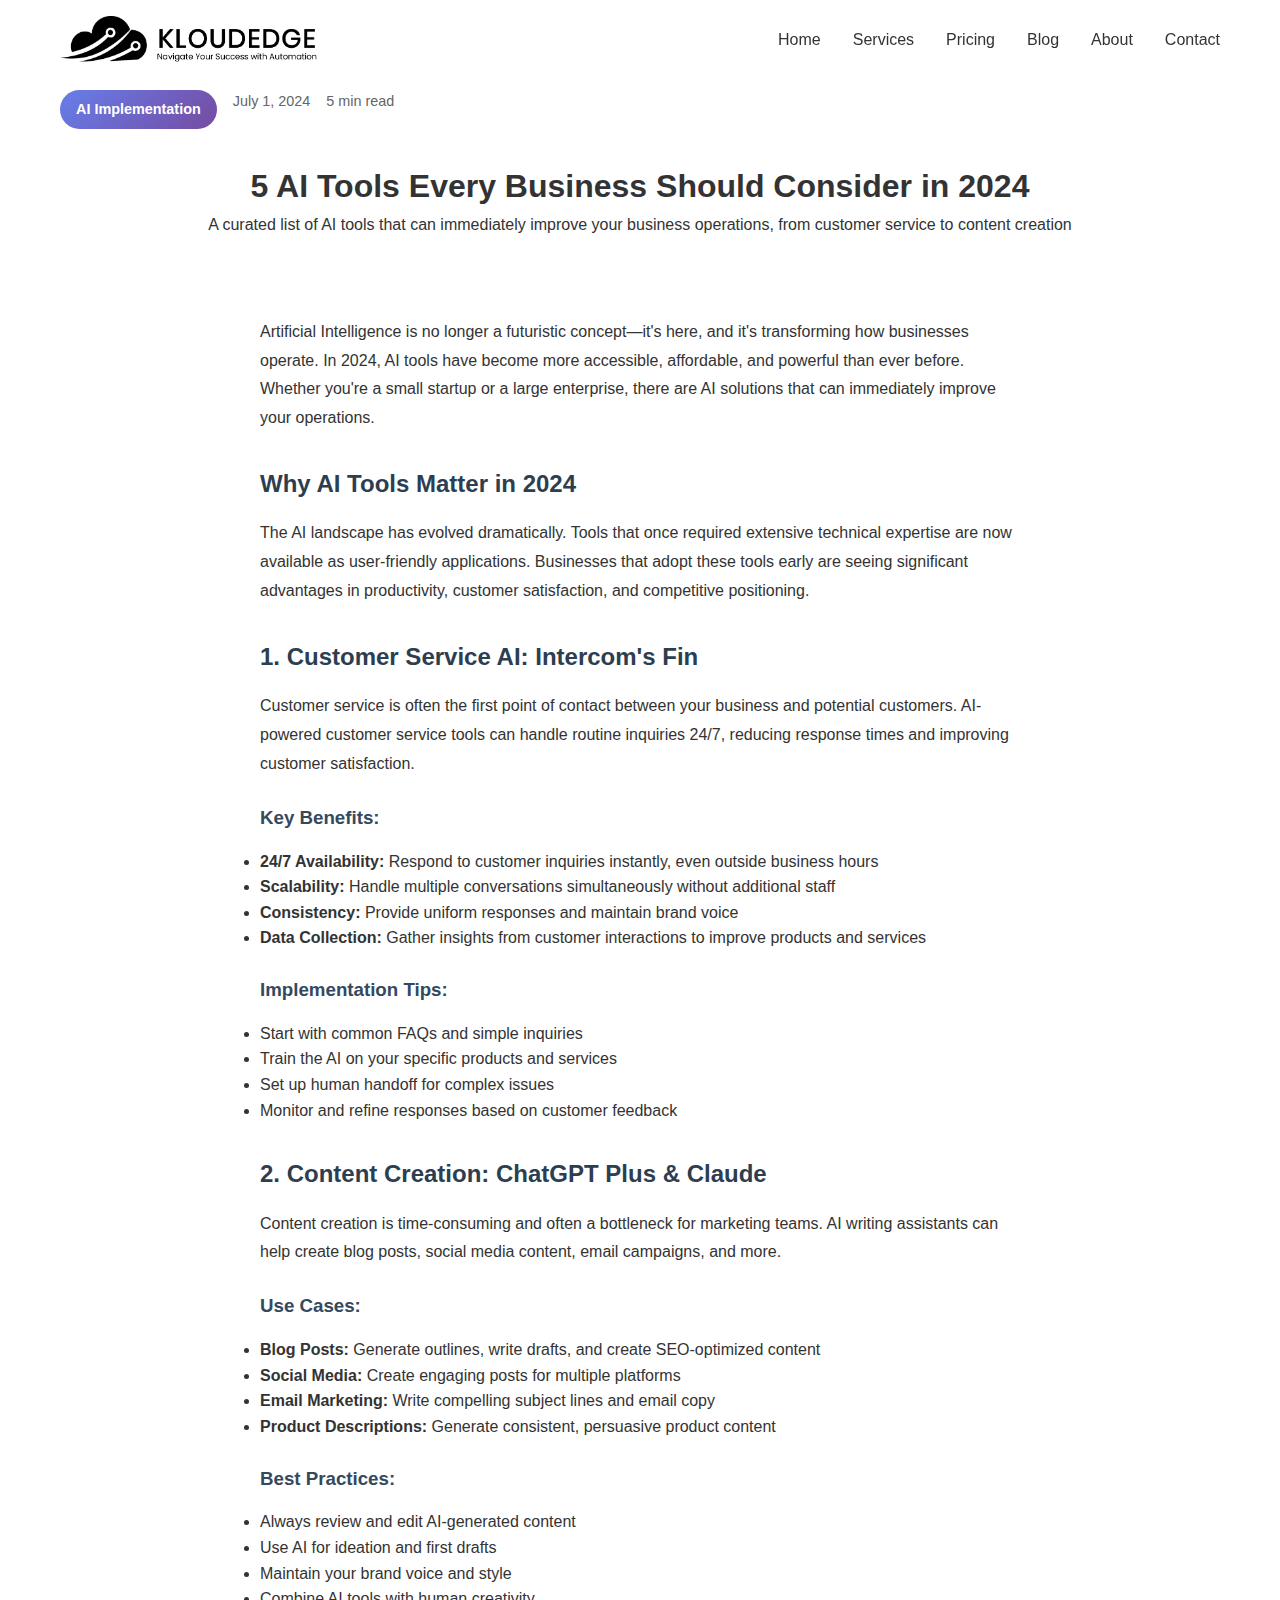
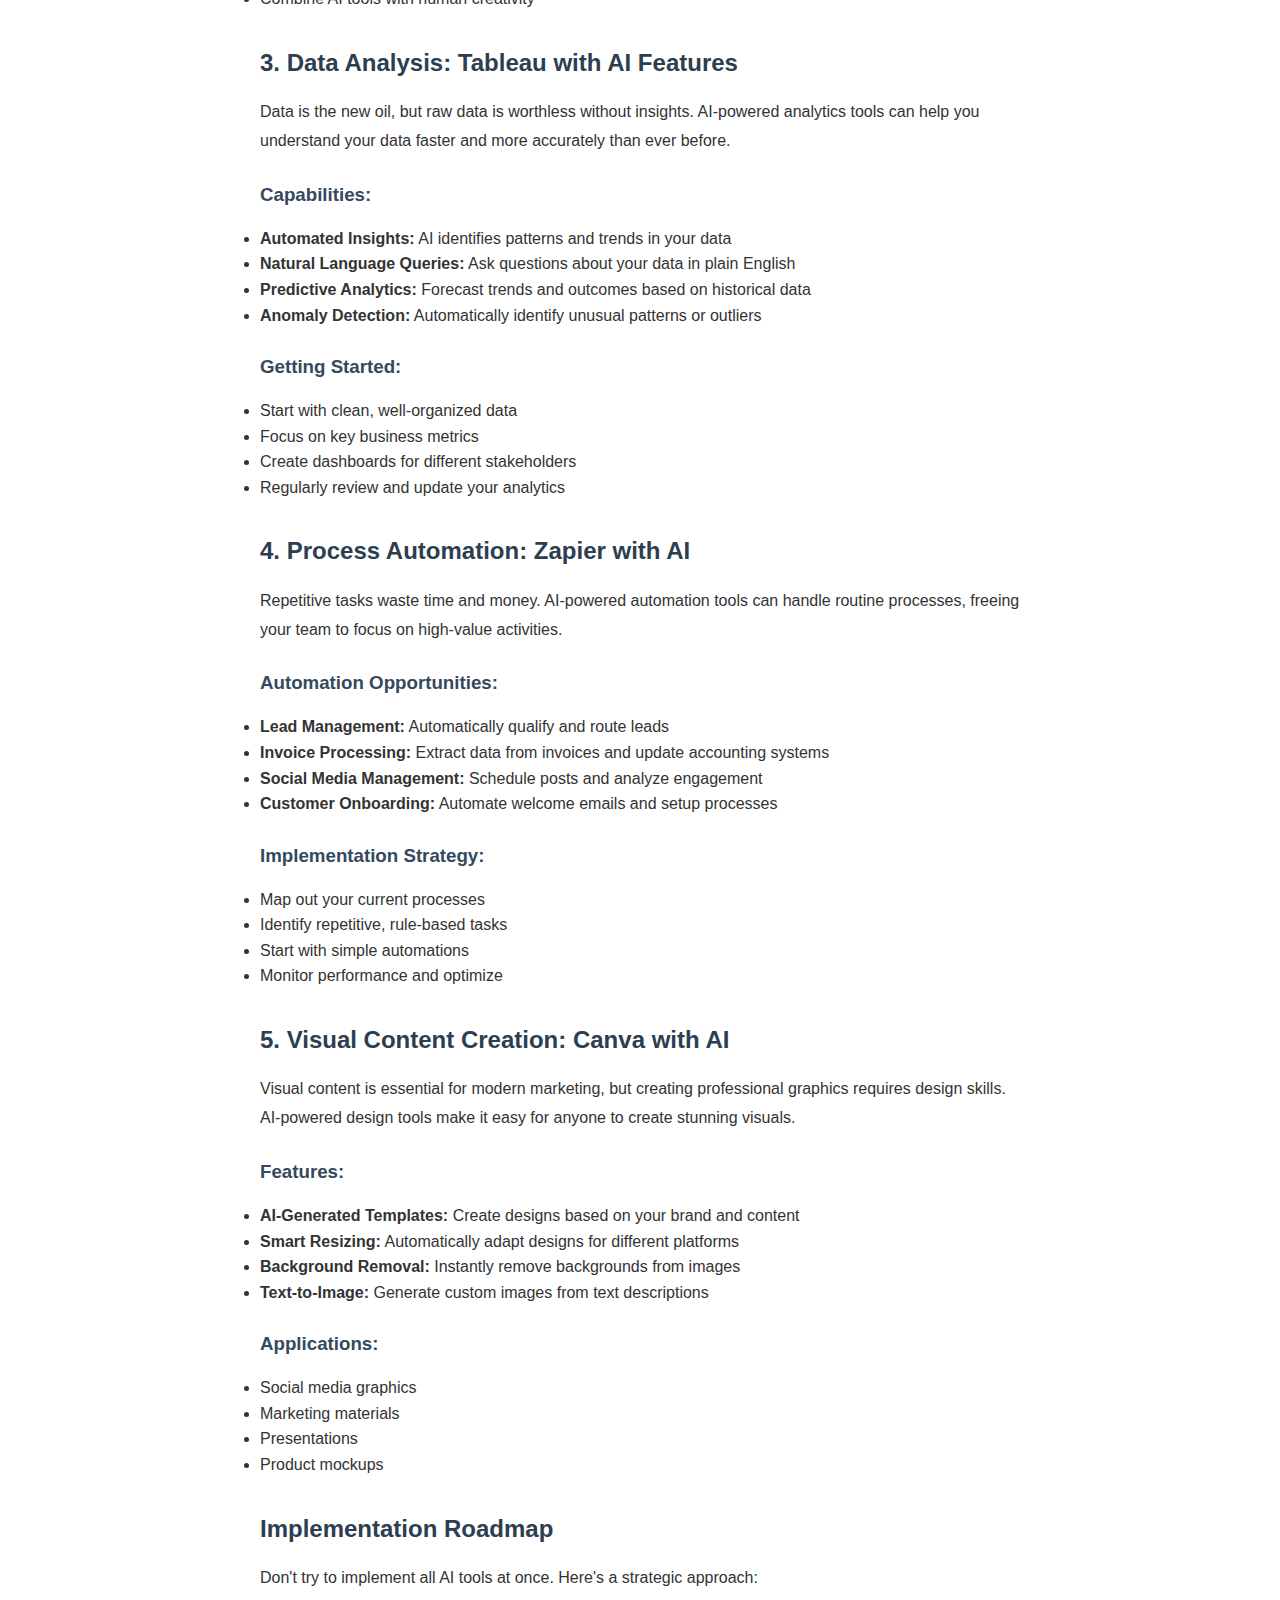
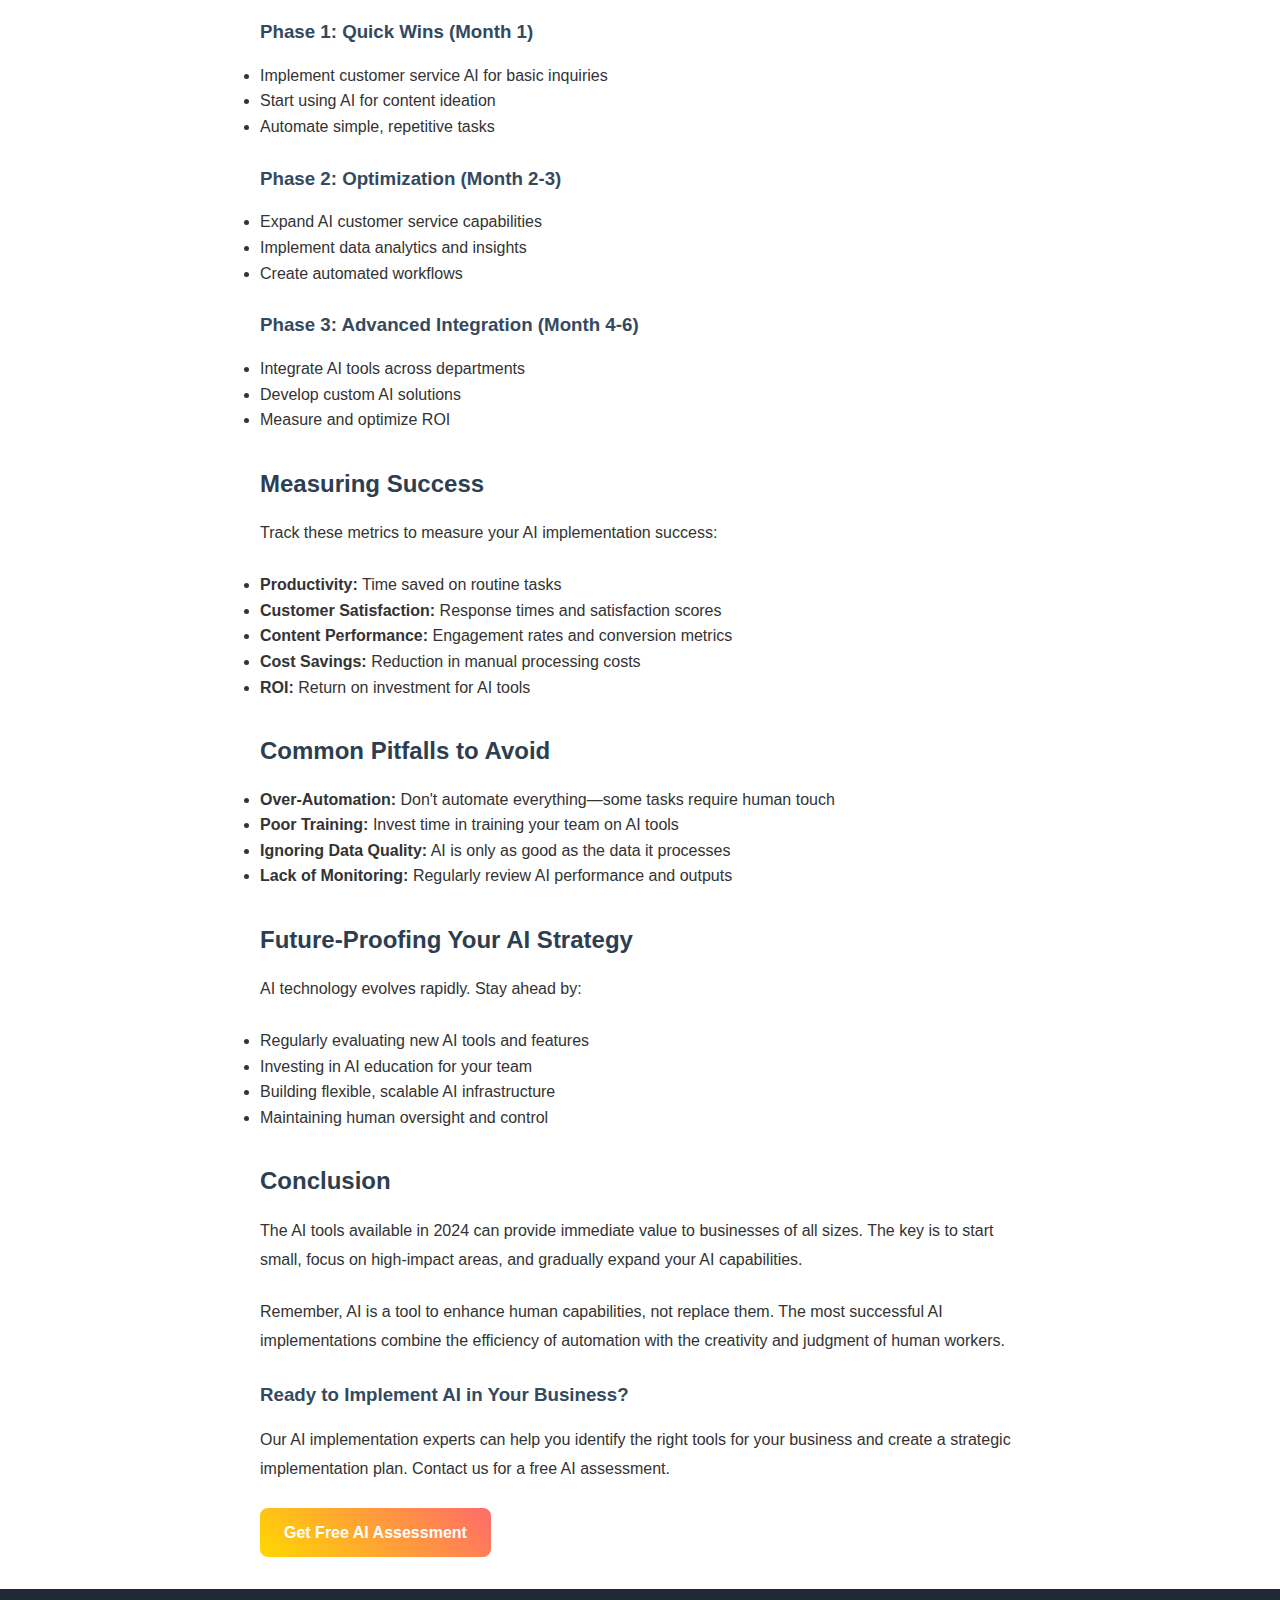
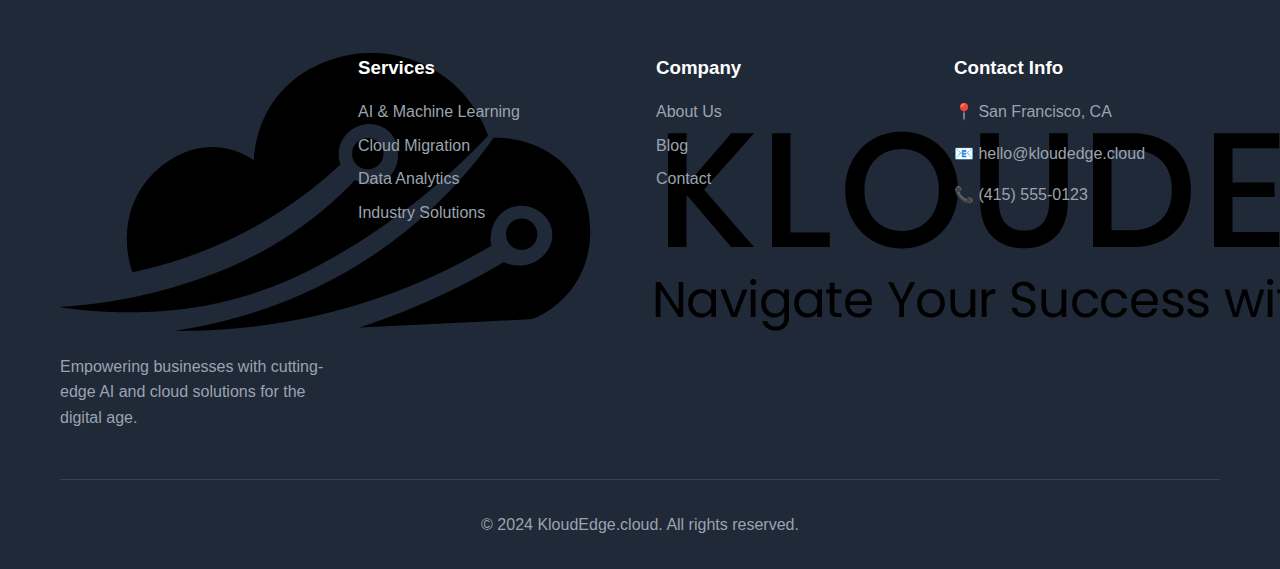
<file: blog/ai-tools-2024.html>
<!DOCTYPE html>
<html lang="en">
<head>
    <meta charset="UTF-8">
    <meta name="viewport" content="width=device-width, initial-scale=1.0">
    <title>5 AI Tools Every Business Should Consider in 2024 - KloudEdge.cloud</title>
    <meta name="description" content="A curated list of AI tools that can immediately improve your business operations, from customer service to content creation. Discover the best AI solutions for 2024.">
    <link rel="stylesheet" href="../styles.css">
    <link rel="icon" type="image/x-icon" href="../assets/logo.png">
    <!-- HubSpot Embed Code -->
    <script type="text/javascript" id="hs-script-loader" async defer src="//js.hsforms.net/forms/embed/v2.js"></script>
</head>
<body>
    <!-- Navigation -->
    <nav class="navbar">
        <div class="nav-container">
            <div class="nav-logo">
                <a href="../index.html"><img src="../assets/logo.png" alt="KloudEdge Logo" class="site-logo"></a>
            </div>
            <ul class="nav-menu">
                <li class="nav-item"><a href="../index.html#home" class="nav-link">Home</a></li>
                <li class="nav-item"><a href="../index.html#services" class="nav-link">Services</a></li>
                <li class="nav-item"><a href="../index.html#pricing" class="nav-link">Pricing</a></li>
                <li class="nav-item"><a href="../blog.html" class="nav-link active">Blog</a></li>
                <li class="nav-item"><a href="../index.html#about" class="nav-link">About</a></li>
                <li class="nav-item"><a href="../index.html#contact" class="nav-link">Contact</a></li>
            </ul>
            <div class="hamburger">
                <span class="bar"></span>
                <span class="bar"></span>
                <span class="bar"></span>
            </div>
        </div>
    </nav>

    <!-- Article Header -->
    <section class="article-header" style="margin-top: 90px;">
        <div class="container">
            <div class="article-meta">
                <span class="category">AI Implementation</span>
                <span class="date">July 1, 2024</span>
                <span class="read-time">5 min read</span>
            </div>
            <h1>5 AI Tools Every Business Should Consider in 2024</h1>
            <p class="article-subtitle">A curated list of AI tools that can immediately improve your business operations, from customer service to content creation</p>
        </div>
    </section>

    <!-- Article Content -->
    <section class="article-content">
        <div class="container">
            <div class="article-body">
                <p>Artificial Intelligence is no longer a futuristic concept—it's here, and it's transforming how businesses operate. In 2024, AI tools have become more accessible, affordable, and powerful than ever before. Whether you're a small startup or a large enterprise, there are AI solutions that can immediately improve your operations.</p>

                <h2>Why AI Tools Matter in 2024</h2>
                <p>The AI landscape has evolved dramatically. Tools that once required extensive technical expertise are now available as user-friendly applications. Businesses that adopt these tools early are seeing significant advantages in productivity, customer satisfaction, and competitive positioning.</p>

                <h2>1. Customer Service AI: Intercom's Fin</h2>
                <p>Customer service is often the first point of contact between your business and potential customers. AI-powered customer service tools can handle routine inquiries 24/7, reducing response times and improving customer satisfaction.</p>

                <h3>Key Benefits:</h3>
                <ul>
                    <li><strong>24/7 Availability:</strong> Respond to customer inquiries instantly, even outside business hours</li>
                    <li><strong>Scalability:</strong> Handle multiple conversations simultaneously without additional staff</li>
                    <li><strong>Consistency:</strong> Provide uniform responses and maintain brand voice</li>
                    <li><strong>Data Collection:</strong> Gather insights from customer interactions to improve products and services</li>
                </ul>

                <h3>Implementation Tips:</h3>
                <ul>
                    <li>Start with common FAQs and simple inquiries</li>
                    <li>Train the AI on your specific products and services</li>
                    <li>Set up human handoff for complex issues</li>
                    <li>Monitor and refine responses based on customer feedback</li>
                </ul>

                <h2>2. Content Creation: ChatGPT Plus & Claude</h2>
                <p>Content creation is time-consuming and often a bottleneck for marketing teams. AI writing assistants can help create blog posts, social media content, email campaigns, and more.</p>

                <h3>Use Cases:</h3>
                <ul>
                    <li><strong>Blog Posts:</strong> Generate outlines, write drafts, and create SEO-optimized content</li>
                    <li><strong>Social Media:</strong> Create engaging posts for multiple platforms</li>
                    <li><strong>Email Marketing:</strong> Write compelling subject lines and email copy</li>
                    <li><strong>Product Descriptions:</strong> Generate consistent, persuasive product content</li>
                </ul>

                <h3>Best Practices:</h3>
                <ul>
                    <li>Always review and edit AI-generated content</li>
                    <li>Use AI for ideation and first drafts</li>
                    <li>Maintain your brand voice and style</li>
                    <li>Combine AI tools with human creativity</li>
                </ul>

                <h2>3. Data Analysis: Tableau with AI Features</h2>
                <p>Data is the new oil, but raw data is worthless without insights. AI-powered analytics tools can help you understand your data faster and more accurately than ever before.</p>

                <h3>Capabilities:</h3>
                <ul>
                    <li><strong>Automated Insights:</strong> AI identifies patterns and trends in your data</li>
                    <li><strong>Natural Language Queries:</strong> Ask questions about your data in plain English</li>
                    <li><strong>Predictive Analytics:</strong> Forecast trends and outcomes based on historical data</li>
                    <li><strong>Anomaly Detection:</strong> Automatically identify unusual patterns or outliers</li>
                </ul>

                <h3>Getting Started:</h3>
                <ul>
                    <li>Start with clean, well-organized data</li>
                    <li>Focus on key business metrics</li>
                    <li>Create dashboards for different stakeholders</li>
                    <li>Regularly review and update your analytics</li>
                </ul>

                <h2>4. Process Automation: Zapier with AI</h2>
                <p>Repetitive tasks waste time and money. AI-powered automation tools can handle routine processes, freeing your team to focus on high-value activities.</p>

                <h3>Automation Opportunities:</h3>
                <ul>
                    <li><strong>Lead Management:</strong> Automatically qualify and route leads</li>
                    <li><strong>Invoice Processing:</strong> Extract data from invoices and update accounting systems</li>
                    <li><strong>Social Media Management:</strong> Schedule posts and analyze engagement</li>
                    <li><strong>Customer Onboarding:</strong> Automate welcome emails and setup processes</li>
                </ul>

                <h3>Implementation Strategy:</h3>
                <ul>
                    <li>Map out your current processes</li>
                    <li>Identify repetitive, rule-based tasks</li>
                    <li>Start with simple automations</li>
                    <li>Monitor performance and optimize</li>
                </ul>

                <h2>5. Visual Content Creation: Canva with AI</h2>
                <p>Visual content is essential for modern marketing, but creating professional graphics requires design skills. AI-powered design tools make it easy for anyone to create stunning visuals.</p>

                <h3>Features:</h3>
                <ul>
                    <li><strong>AI-Generated Templates:</strong> Create designs based on your brand and content</li>
                    <li><strong>Smart Resizing:</strong> Automatically adapt designs for different platforms</li>
                    <li><strong>Background Removal:</strong> Instantly remove backgrounds from images</li>
                    <li><strong>Text-to-Image:</strong> Generate custom images from text descriptions</li>
                </ul>

                <h3>Applications:</h3>
                <ul>
                    <li>Social media graphics</li>
                    <li>Marketing materials</li>
                    <li>Presentations</li>
                    <li>Product mockups</li>
                </ul>

                <h2>Implementation Roadmap</h2>
                <p>Don't try to implement all AI tools at once. Here's a strategic approach:</p>

                <h3>Phase 1: Quick Wins (Month 1)</h3>
                <ul>
                    <li>Implement customer service AI for basic inquiries</li>
                    <li>Start using AI for content ideation</li>
                    <li>Automate simple, repetitive tasks</li>
                </ul>

                <h3>Phase 2: Optimization (Month 2-3)</h3>
                <ul>
                    <li>Expand AI customer service capabilities</li>
                    <li>Implement data analytics and insights</li>
                    <li>Create automated workflows</li>
                </ul>

                <h3>Phase 3: Advanced Integration (Month 4-6)</h3>
                <ul>
                    <li>Integrate AI tools across departments</li>
                    <li>Develop custom AI solutions</li>
                    <li>Measure and optimize ROI</li>
                </ul>

                <h2>Measuring Success</h2>
                <p>Track these metrics to measure your AI implementation success:</p>
                <ul>
                    <li><strong>Productivity:</strong> Time saved on routine tasks</li>
                    <li><strong>Customer Satisfaction:</strong> Response times and satisfaction scores</li>
                    <li><strong>Content Performance:</strong> Engagement rates and conversion metrics</li>
                    <li><strong>Cost Savings:</strong> Reduction in manual processing costs</li>
                    <li><strong>ROI:</strong> Return on investment for AI tools</li>
                </ul>

                <h2>Common Pitfalls to Avoid</h2>
                <ul>
                    <li><strong>Over-Automation:</strong> Don't automate everything—some tasks require human touch</li>
                    <li><strong>Poor Training:</strong> Invest time in training your team on AI tools</li>
                    <li><strong>Ignoring Data Quality:</strong> AI is only as good as the data it processes</li>
                    <li><strong>Lack of Monitoring:</strong> Regularly review AI performance and outputs</li>
                </ul>

                <h2>Future-Proofing Your AI Strategy</h2>
                <p>AI technology evolves rapidly. Stay ahead by:</p>
                <ul>
                    <li>Regularly evaluating new AI tools and features</li>
                    <li>Investing in AI education for your team</li>
                    <li>Building flexible, scalable AI infrastructure</li>
                    <li>Maintaining human oversight and control</li>
                </ul>

                <h2>Conclusion</h2>
                <p>The AI tools available in 2024 can provide immediate value to businesses of all sizes. The key is to start small, focus on high-impact areas, and gradually expand your AI capabilities.</p>

                <p>Remember, AI is a tool to enhance human capabilities, not replace them. The most successful AI implementations combine the efficiency of automation with the creativity and judgment of human workers.</p>

                <div class="article-cta">
                    <h3>Ready to Implement AI in Your Business?</h3>
                    <p>Our AI implementation experts can help you identify the right tools for your business and create a strategic implementation plan. Contact us for a free AI assessment.</p>
                    <a href="../index.html#contact" class="btn btn-primary">Get Free AI Assessment</a>
                </div>
            </div>
        </div>
    </section>

    <!-- Footer -->
    <footer class="footer">
        <div class="container">
            <div class="footer-content">
                <div class="footer-section">
                    <img src="../assets/logo.png" alt="KloudEdge.cloud" class="footer-logo">
                    <p>Empowering businesses with cutting-edge AI and cloud solutions for the digital age.</p>
                </div>
                <div class="footer-section">
                    <h3>Services</h3>
                    <ul>
                        <li><a href="../services/ai-services.html">AI & Machine Learning</a></li>
                        <li><a href="../services/cloud-services.html">Cloud Migration</a></li>
                        <li><a href="../services/data-analytics.html">Data Analytics</a></li>
                        <li><a href="../services/industry-solutions.html">Industry Solutions</a></li>
                    </ul>
                </div>
                <div class="footer-section">
                    <h3>Company</h3>
                    <ul>
                        <li><a href="../index.html#about">About Us</a></li>
                        <li><a href="../blog.html">Blog</a></li>
                        <li><a href="../index.html#contact">Contact</a></li>
                    </ul>
                </div>
                <div class="footer-section">
                    <h3>Contact Info</h3>
                    <p>📍 San Francisco, CA</p>
                    <p>📧 hello@kloudedge.cloud</p>
                    <p>📞 (415) 555-0123</p>
                </div>
            </div>
            <div class="footer-bottom">
                <p>&copy; 2024 KloudEdge.cloud. All rights reserved.</p>
            </div>
        </div>
    </footer>

    <script src="../script.js"></script>
</body>
</html>
</file>
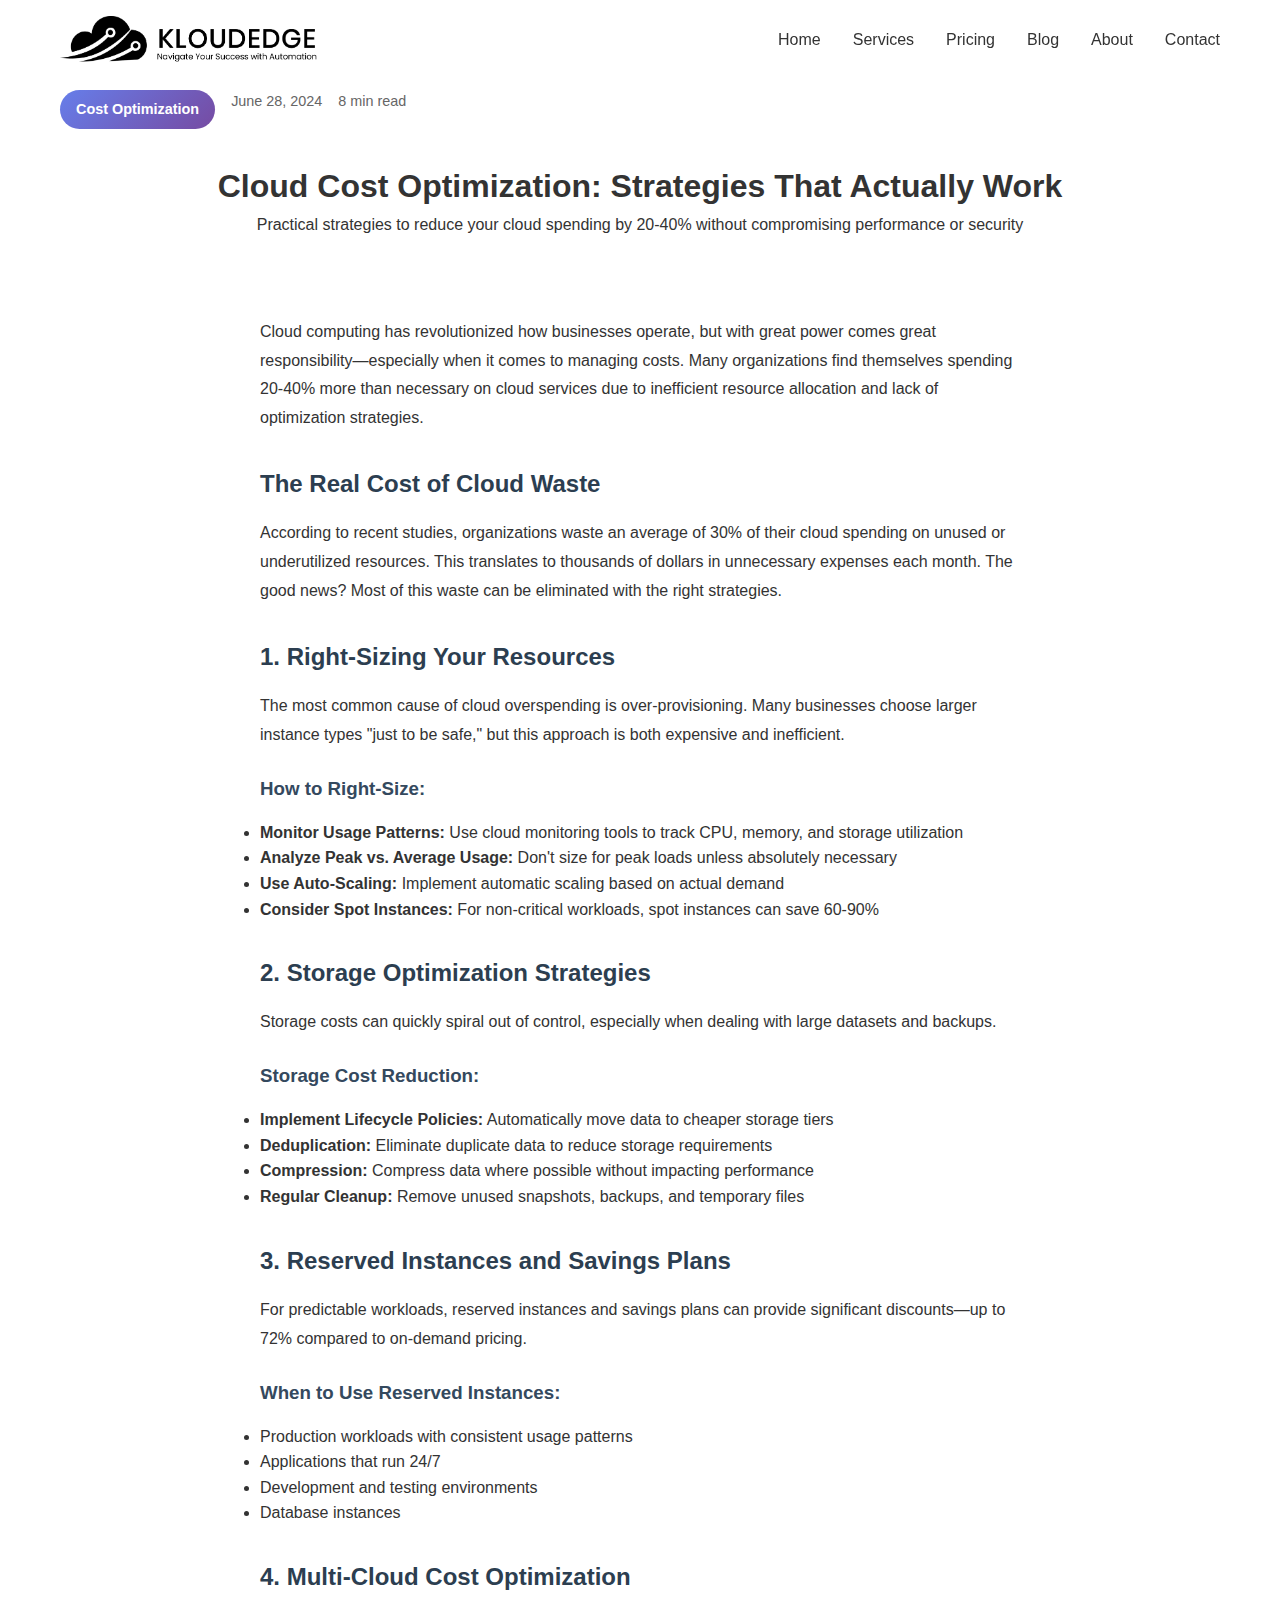
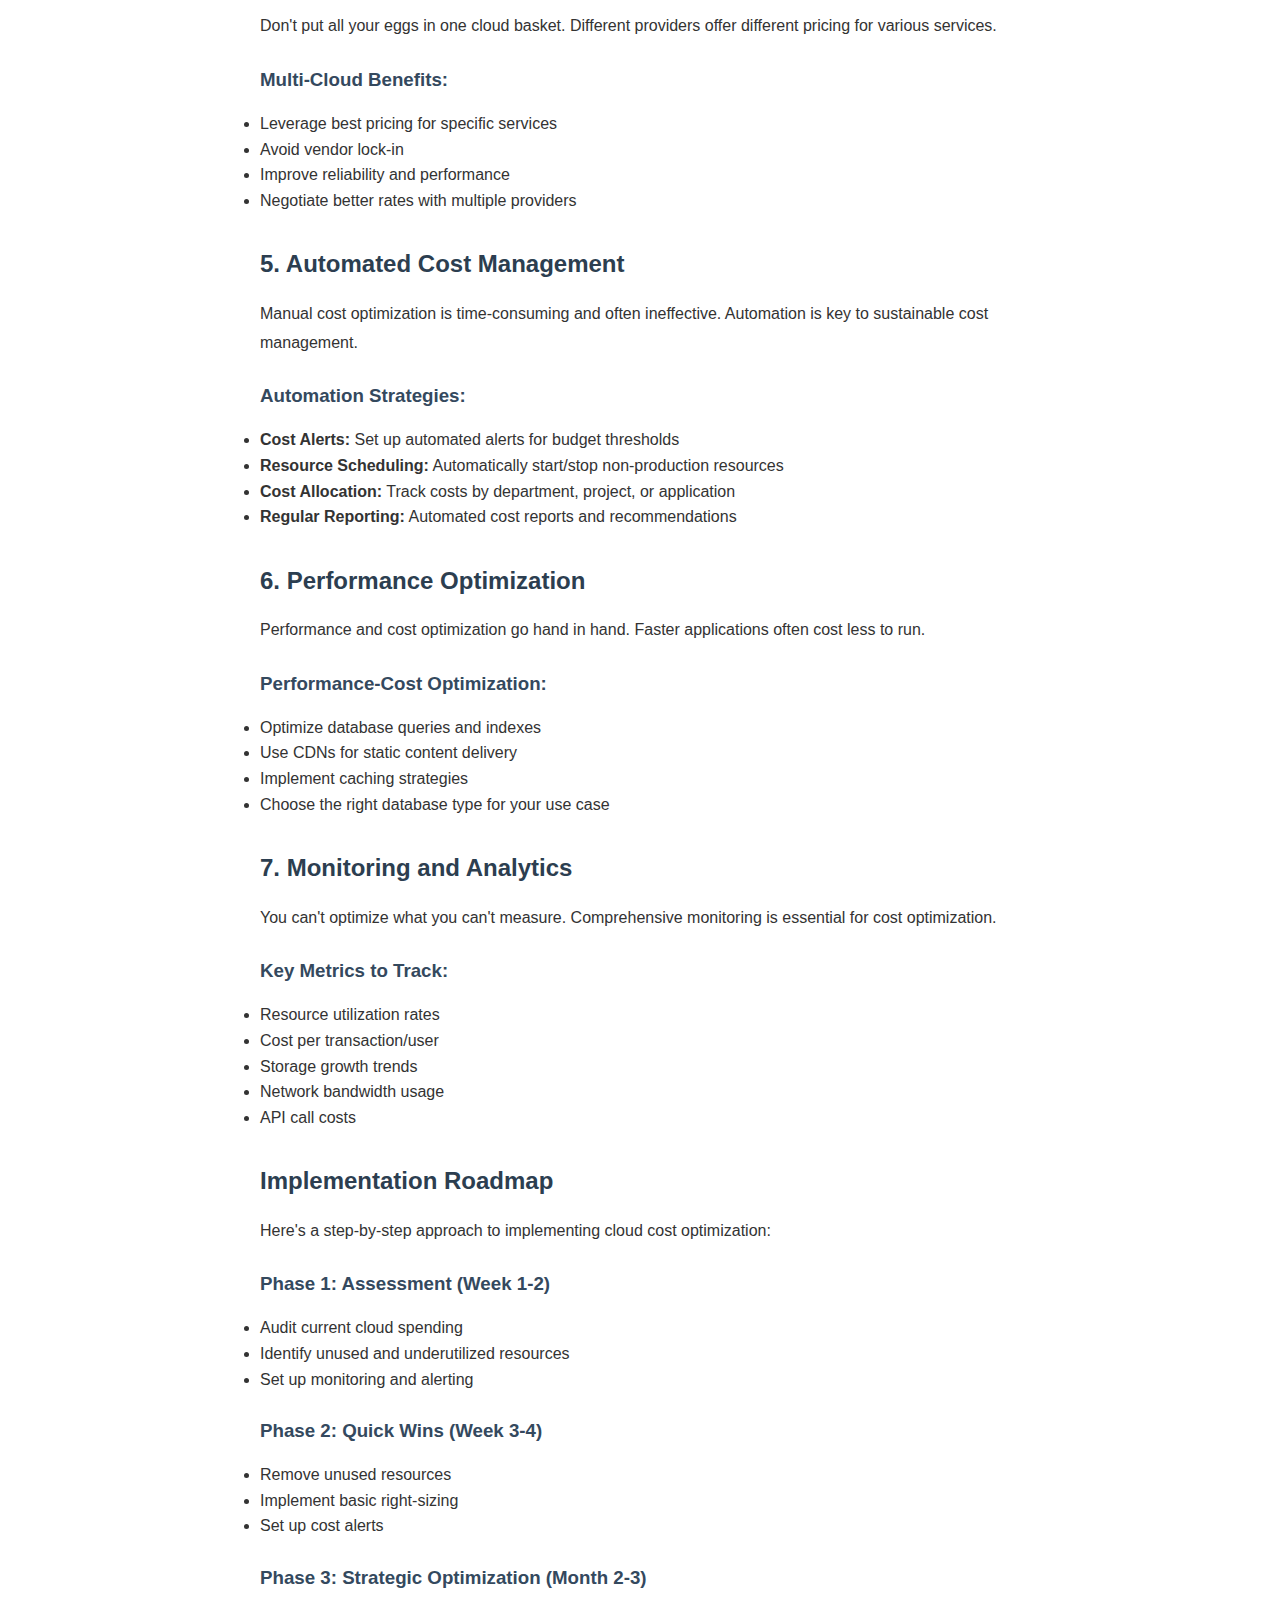
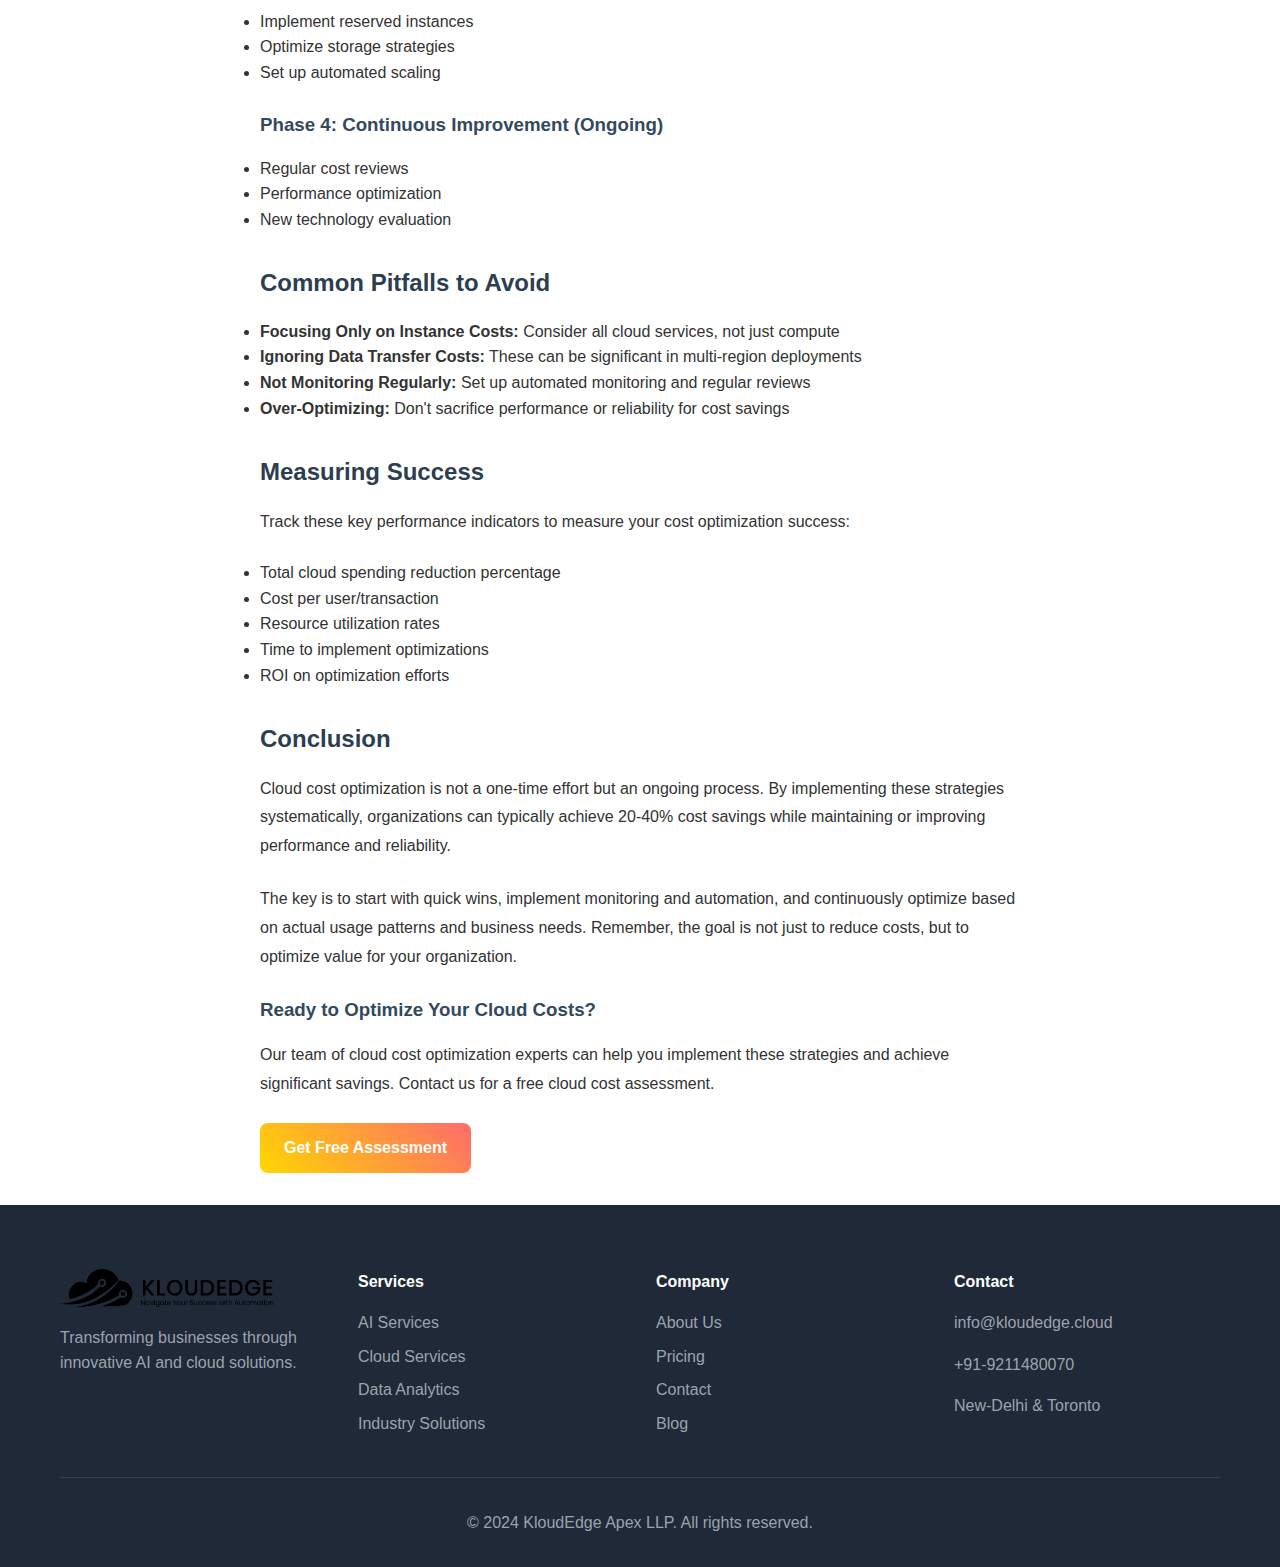
<file: blog/cloud-cost-optimization.html>
<!DOCTYPE html>
<html lang="en">
<head>
    <meta charset="UTF-8">
    <meta name="viewport" content="width=device-width, initial-scale=1.0">
    <title>Cloud Cost Optimization: Strategies That Actually Work - KloudEdge.cloud</title>
    <meta name="description" content="Practical strategies to reduce your cloud spending by 20-40% without compromising performance or security. Learn proven cost optimization techniques.">
    <link rel="stylesheet" href="../styles.css">
    <link rel="icon" type="image/x-icon" href="../assets/logo.png">
    <!-- HubSpot Embed Code -->
    <script type="text/javascript" id="hs-script-loader" async defer src="//js.hsforms.net/forms/embed/v2.js"></script>
    <!-- Google tag (gtag.js) -->
    <script async src="https://www.googletagmanager.com/gtag/js?id=G-NGVVSRFJXQ"></script>
    <script>
      window.dataLayer = window.dataLayer || [];
      function gtag(){dataLayer.push(arguments);} 
      gtag('js', new Date());

      gtag('config', 'G-NGVVSRFJXQ');
    </script>
</head>
<body>
    <!-- Navigation -->
    <nav class="navbar">
        <div class="nav-container">
            <div class="nav-logo">
                <a href="../index.html"><img src="../assets/logo.png" alt="KloudEdge Logo" class="site-logo"></a>
            </div>
            <ul class="nav-menu">
                <li class="nav-item"><a href="../index.html#home" class="nav-link">Home</a></li>
                <li class="nav-item"><a href="../index.html#services" class="nav-link">Services</a></li>
                <li class="nav-item"><a href="../index.html#pricing" class="nav-link">Pricing</a></li>
                <li class="nav-item"><a href="../blog.html" class="nav-link active">Blog</a></li>
                <li class="nav-item"><a href="../index.html#about" class="nav-link">About</a></li>
                <li class="nav-item"><a href="../index.html#contact" class="nav-link">Contact</a></li>
            </ul>
            <div class="hamburger">
                <span class="bar"></span>
                <span class="bar"></span>
                <span class="bar"></span>
            </div>
        </div>
    </nav>

    <!-- Article Header -->
    <section class="article-header" style="margin-top: 90px;">
        <div class="container">
            <div class="article-meta">
                <span class="category">Cost Optimization</span>
                <span class="date">June 28, 2024</span>
                <span class="read-time">8 min read</span>
            </div>
            <h1>Cloud Cost Optimization: Strategies That Actually Work</h1>
            <p class="article-subtitle">Practical strategies to reduce your cloud spending by 20-40% without compromising performance or security</p>
        </div>
    </section>

    <!-- Article Content -->
    <section class="article-content">
        <div class="container">
            <div class="article-body">
                <p>Cloud computing has revolutionized how businesses operate, but with great power comes great responsibility—especially when it comes to managing costs. Many organizations find themselves spending 20-40% more than necessary on cloud services due to inefficient resource allocation and lack of optimization strategies.</p>

                <h2>The Real Cost of Cloud Waste</h2>
                <p>According to recent studies, organizations waste an average of 30% of their cloud spending on unused or underutilized resources. This translates to thousands of dollars in unnecessary expenses each month. The good news? Most of this waste can be eliminated with the right strategies.</p>

                <h2>1. Right-Sizing Your Resources</h2>
                <p>The most common cause of cloud overspending is over-provisioning. Many businesses choose larger instance types "just to be safe," but this approach is both expensive and inefficient.</p>
                
                <h3>How to Right-Size:</h3>
                <ul>
                    <li><strong>Monitor Usage Patterns:</strong> Use cloud monitoring tools to track CPU, memory, and storage utilization</li>
                    <li><strong>Analyze Peak vs. Average Usage:</strong> Don't size for peak loads unless absolutely necessary</li>
                    <li><strong>Use Auto-Scaling:</strong> Implement automatic scaling based on actual demand</li>
                    <li><strong>Consider Spot Instances:</strong> For non-critical workloads, spot instances can save 60-90%</li>
                </ul>

                <h2>2. Storage Optimization Strategies</h2>
                <p>Storage costs can quickly spiral out of control, especially when dealing with large datasets and backups.</p>

                <h3>Storage Cost Reduction:</h3>
                <ul>
                    <li><strong>Implement Lifecycle Policies:</strong> Automatically move data to cheaper storage tiers</li>
                    <li><strong>Deduplication:</strong> Eliminate duplicate data to reduce storage requirements</li>
                    <li><strong>Compression:</strong> Compress data where possible without impacting performance</li>
                    <li><strong>Regular Cleanup:</strong> Remove unused snapshots, backups, and temporary files</li>
                </ul>

                <h2>3. Reserved Instances and Savings Plans</h2>
                <p>For predictable workloads, reserved instances and savings plans can provide significant discounts—up to 72% compared to on-demand pricing.</p>

                <h3>When to Use Reserved Instances:</h3>
                <ul>
                    <li>Production workloads with consistent usage patterns</li>
                    <li>Applications that run 24/7</li>
                    <li>Development and testing environments</li>
                    <li>Database instances</li>
                </ul>

                <h2>4. Multi-Cloud Cost Optimization</h2>
                <p>Don't put all your eggs in one cloud basket. Different providers offer different pricing for various services.</p>

                <h3>Multi-Cloud Benefits:</h3>
                <ul>
                    <li>Leverage best pricing for specific services</li>
                    <li>Avoid vendor lock-in</li>
                    <li>Improve reliability and performance</li>
                    <li>Negotiate better rates with multiple providers</li>
                </ul>

                <h2>5. Automated Cost Management</h2>
                <p>Manual cost optimization is time-consuming and often ineffective. Automation is key to sustainable cost management.</p>

                <h3>Automation Strategies:</h3>
                <ul>
                    <li><strong>Cost Alerts:</strong> Set up automated alerts for budget thresholds</li>
                    <li><strong>Resource Scheduling:</strong> Automatically start/stop non-production resources</li>
                    <li><strong>Cost Allocation:</strong> Track costs by department, project, or application</li>
                    <li><strong>Regular Reporting:</strong> Automated cost reports and recommendations</li>
                </ul>

                <h2>6. Performance Optimization</h2>
                <p>Performance and cost optimization go hand in hand. Faster applications often cost less to run.</p>

                <h3>Performance-Cost Optimization:</h3>
                <ul>
                    <li>Optimize database queries and indexes</li>
                    <li>Use CDNs for static content delivery</li>
                    <li>Implement caching strategies</li>
                    <li>Choose the right database type for your use case</li>
                </ul>

                <h2>7. Monitoring and Analytics</h2>
                <p>You can't optimize what you can't measure. Comprehensive monitoring is essential for cost optimization.</p>

                <h3>Key Metrics to Track:</h3>
                <ul>
                    <li>Resource utilization rates</li>
                    <li>Cost per transaction/user</li>
                    <li>Storage growth trends</li>
                    <li>Network bandwidth usage</li>
                    <li>API call costs</li>
                </ul>

                <h2>Implementation Roadmap</h2>
                <p>Here's a step-by-step approach to implementing cloud cost optimization:</p>

                <h3>Phase 1: Assessment (Week 1-2)</h3>
                <ul>
                    <li>Audit current cloud spending</li>
                    <li>Identify unused and underutilized resources</li>
                    <li>Set up monitoring and alerting</li>
                </ul>

                <h3>Phase 2: Quick Wins (Week 3-4)</h3>
                <ul>
                    <li>Remove unused resources</li>
                    <li>Implement basic right-sizing</li>
                    <li>Set up cost alerts</li>
                </ul>

                <h3>Phase 3: Strategic Optimization (Month 2-3)</h3>
                <ul>
                    <li>Implement reserved instances</li>
                    <li>Optimize storage strategies</li>
                    <li>Set up automated scaling</li>
                </ul>

                <h3>Phase 4: Continuous Improvement (Ongoing)</h3>
                <ul>
                    <li>Regular cost reviews</li>
                    <li>Performance optimization</li>
                    <li>New technology evaluation</li>
                </ul>

                <h2>Common Pitfalls to Avoid</h2>
                <ul>
                    <li><strong>Focusing Only on Instance Costs:</strong> Consider all cloud services, not just compute</li>
                    <li><strong>Ignoring Data Transfer Costs:</strong> These can be significant in multi-region deployments</li>
                    <li><strong>Not Monitoring Regularly:</strong> Set up automated monitoring and regular reviews</li>
                    <li><strong>Over-Optimizing:</strong> Don't sacrifice performance or reliability for cost savings</li>
                </ul>

                <h2>Measuring Success</h2>
                <p>Track these key performance indicators to measure your cost optimization success:</p>
                <ul>
                    <li>Total cloud spending reduction percentage</li>
                    <li>Cost per user/transaction</li>
                    <li>Resource utilization rates</li>
                    <li>Time to implement optimizations</li>
                    <li>ROI on optimization efforts</li>
                </ul>

                <h2>Conclusion</h2>
                <p>Cloud cost optimization is not a one-time effort but an ongoing process. By implementing these strategies systematically, organizations can typically achieve 20-40% cost savings while maintaining or improving performance and reliability.</p>

                <p>The key is to start with quick wins, implement monitoring and automation, and continuously optimize based on actual usage patterns and business needs. Remember, the goal is not just to reduce costs, but to optimize value for your organization.</p>

                <div class="article-cta">
                    <h3>Ready to Optimize Your Cloud Costs?</h3>
                    <p>Our team of cloud cost optimization experts can help you implement these strategies and achieve significant savings. Contact us for a free cloud cost assessment.</p>
                    <a href="../index.html#contact" class="btn btn-primary">Get Free Assessment</a>
                </div>
            </div>
        </div>
    </section>

    <!-- Footer -->
    <footer class="footer">
        <div class="container">
            <div class="footer-content">
                <div class="footer-section">
                    <a href="../index.html"><img src="../assets/logo.png" alt="KloudEdge Logo" class="site-logo-footer"></a>
                    <p>Transforming businesses through innovative AI and cloud solutions.</p>
                </div>
                <div class="footer-section">
                    <h4>Services</h4>
                    <ul>
                        <li><a href="../services/ai-services.html">AI Services</a></li>
                        <li><a href="../services/cloud-services.html">Cloud Services</a></li>
                        <li><a href="../services/data-analytics.html">Data Analytics</a></li>
                        <li><a href="../services/industry-solutions.html">Industry Solutions</a></li>
                    </ul>
                </div>
                <div class="footer-section">
                    <h4>Company</h4>
                    <ul>
                        <li><a href="../index.html#about">About Us</a></li>
                        <li><a href="../index.html#pricing">Pricing</a></li>
                        <li><a href="../index.html#contact">Contact</a></li>
                        <li><a href="../blog.html">Blog</a></li>
                    </ul>
                </div>
                <div class="footer-section">
                    <h4>Contact</h4>
                    <p>info@kloudedge.cloud</p>
                    <p>+91-9211480070</p>
                    <p>New-Delhi & Toronto</p>
                </div>
            </div>
            <div class="footer-bottom">
                <p>&copy; 2024 KloudEdge Apex LLP. All rights reserved.</p>
            </div>
        </div>
    </footer>

    <script src="../script.js"></script>
</body>
</html>
</file>
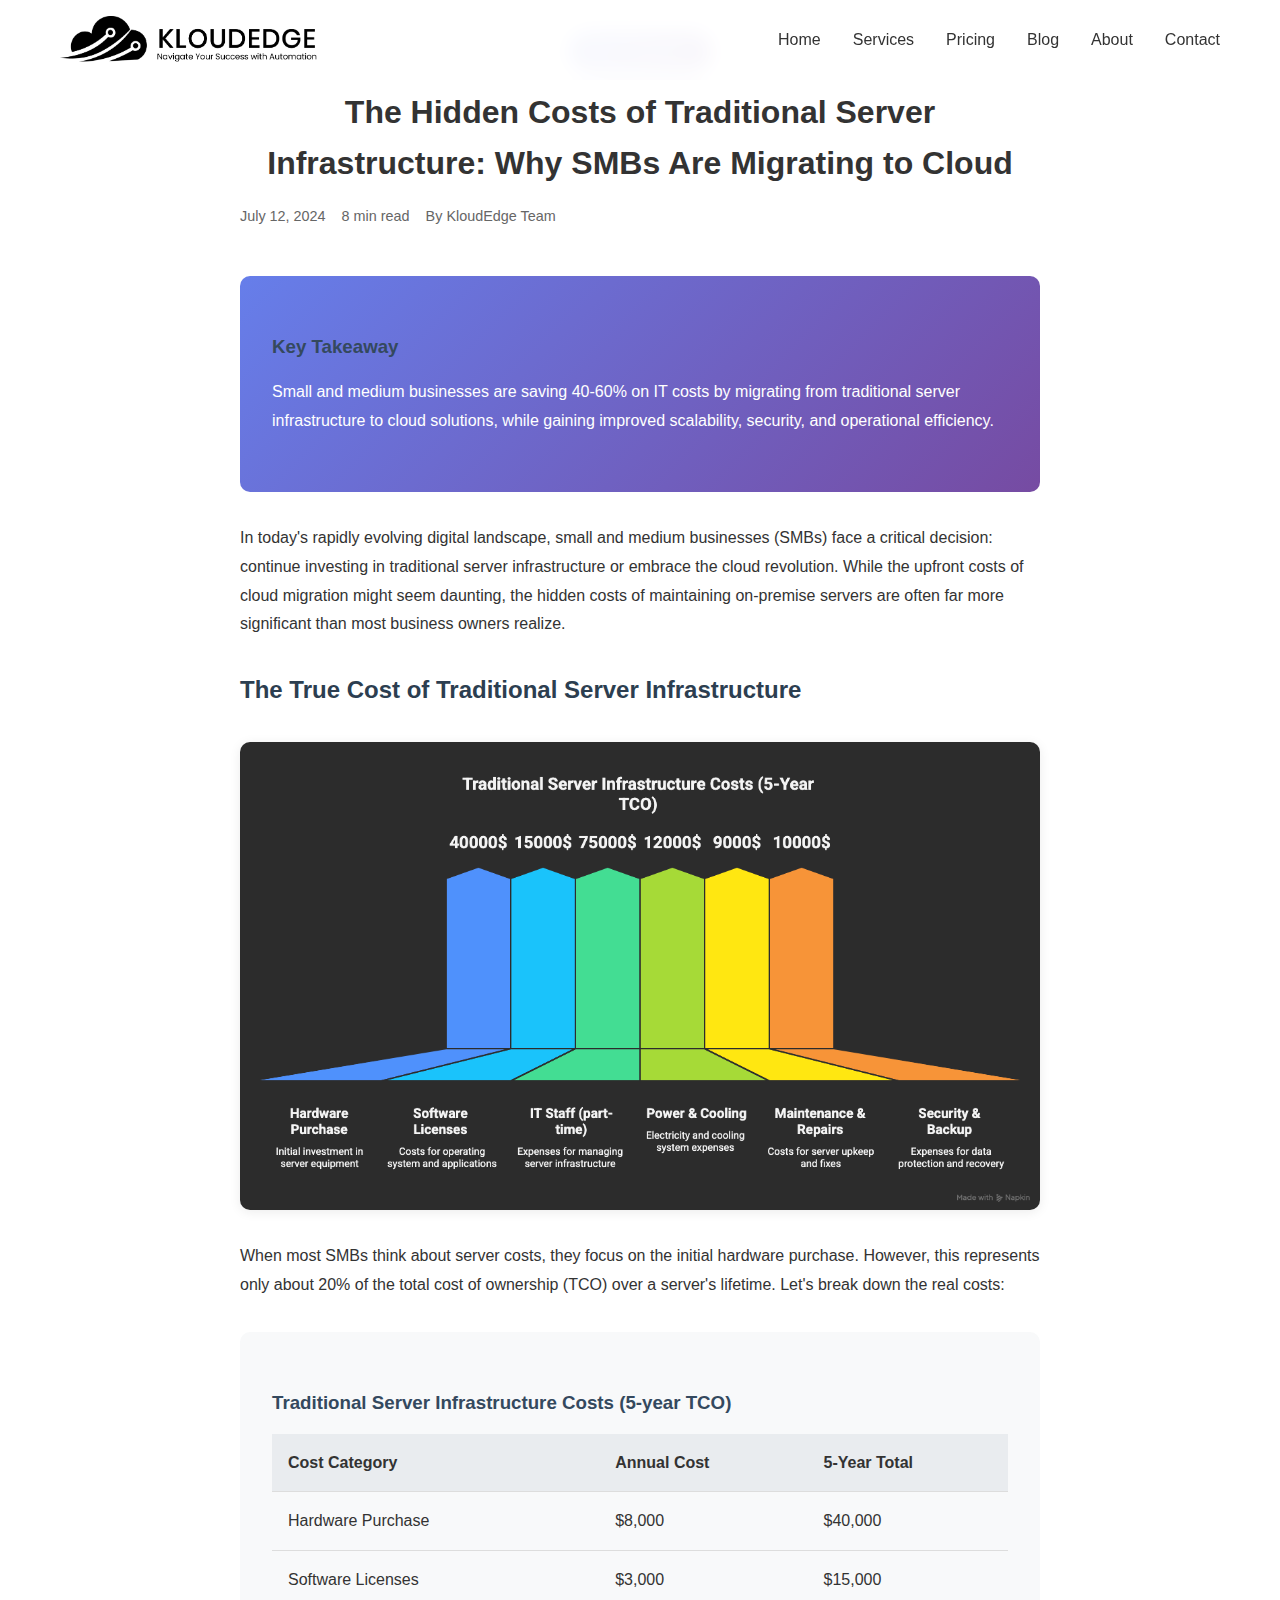
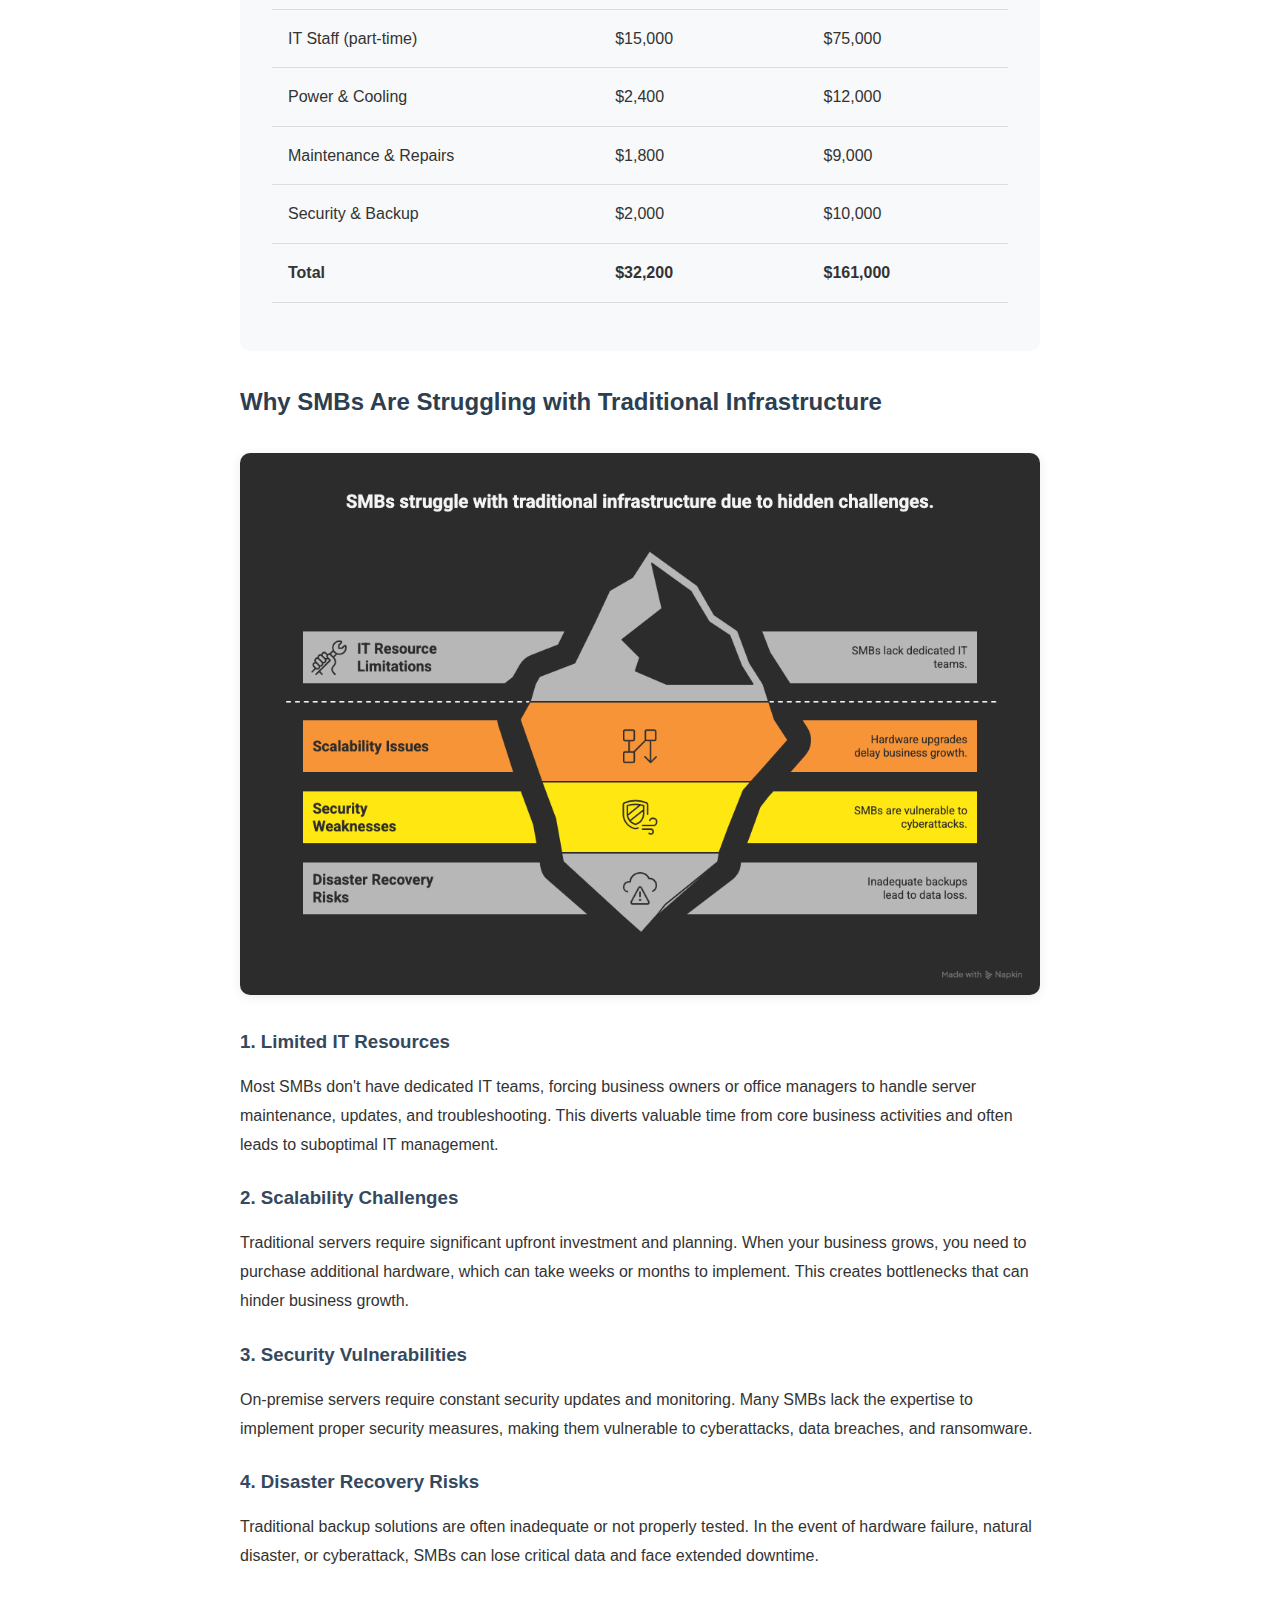
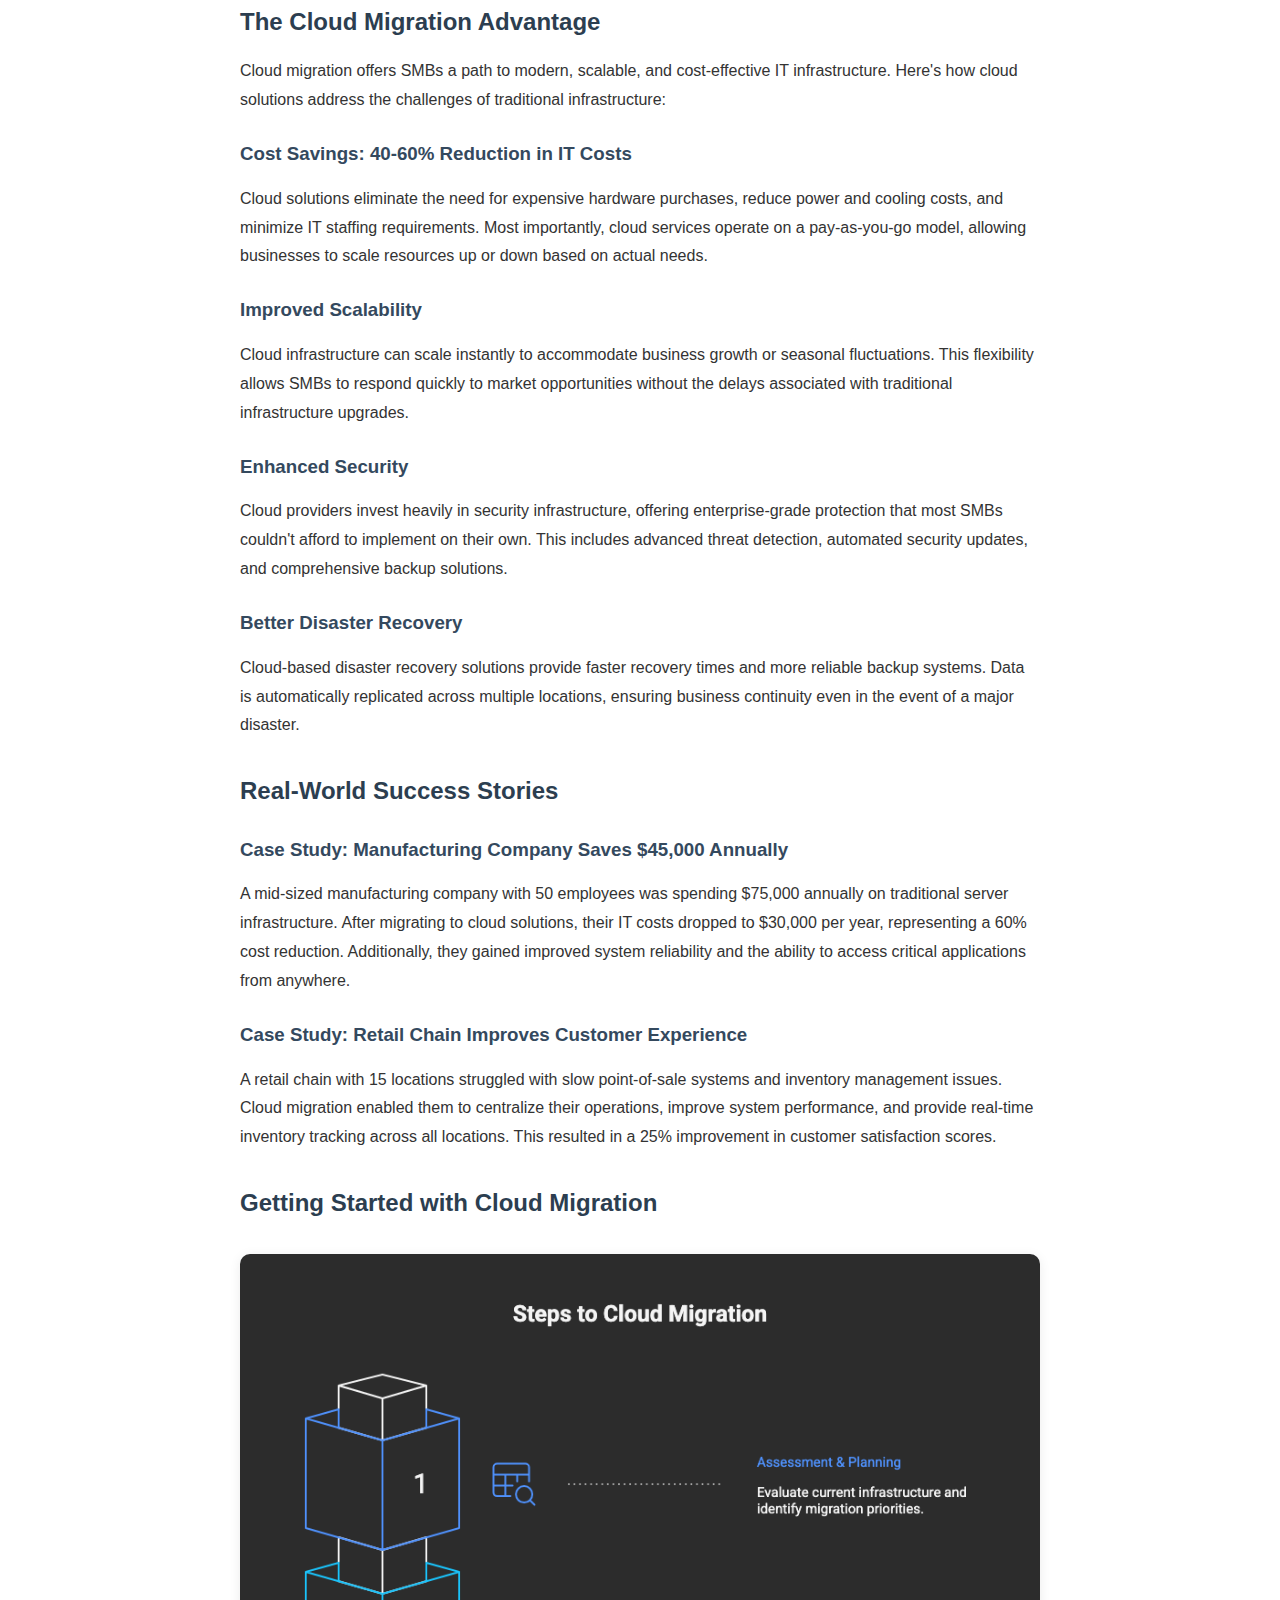
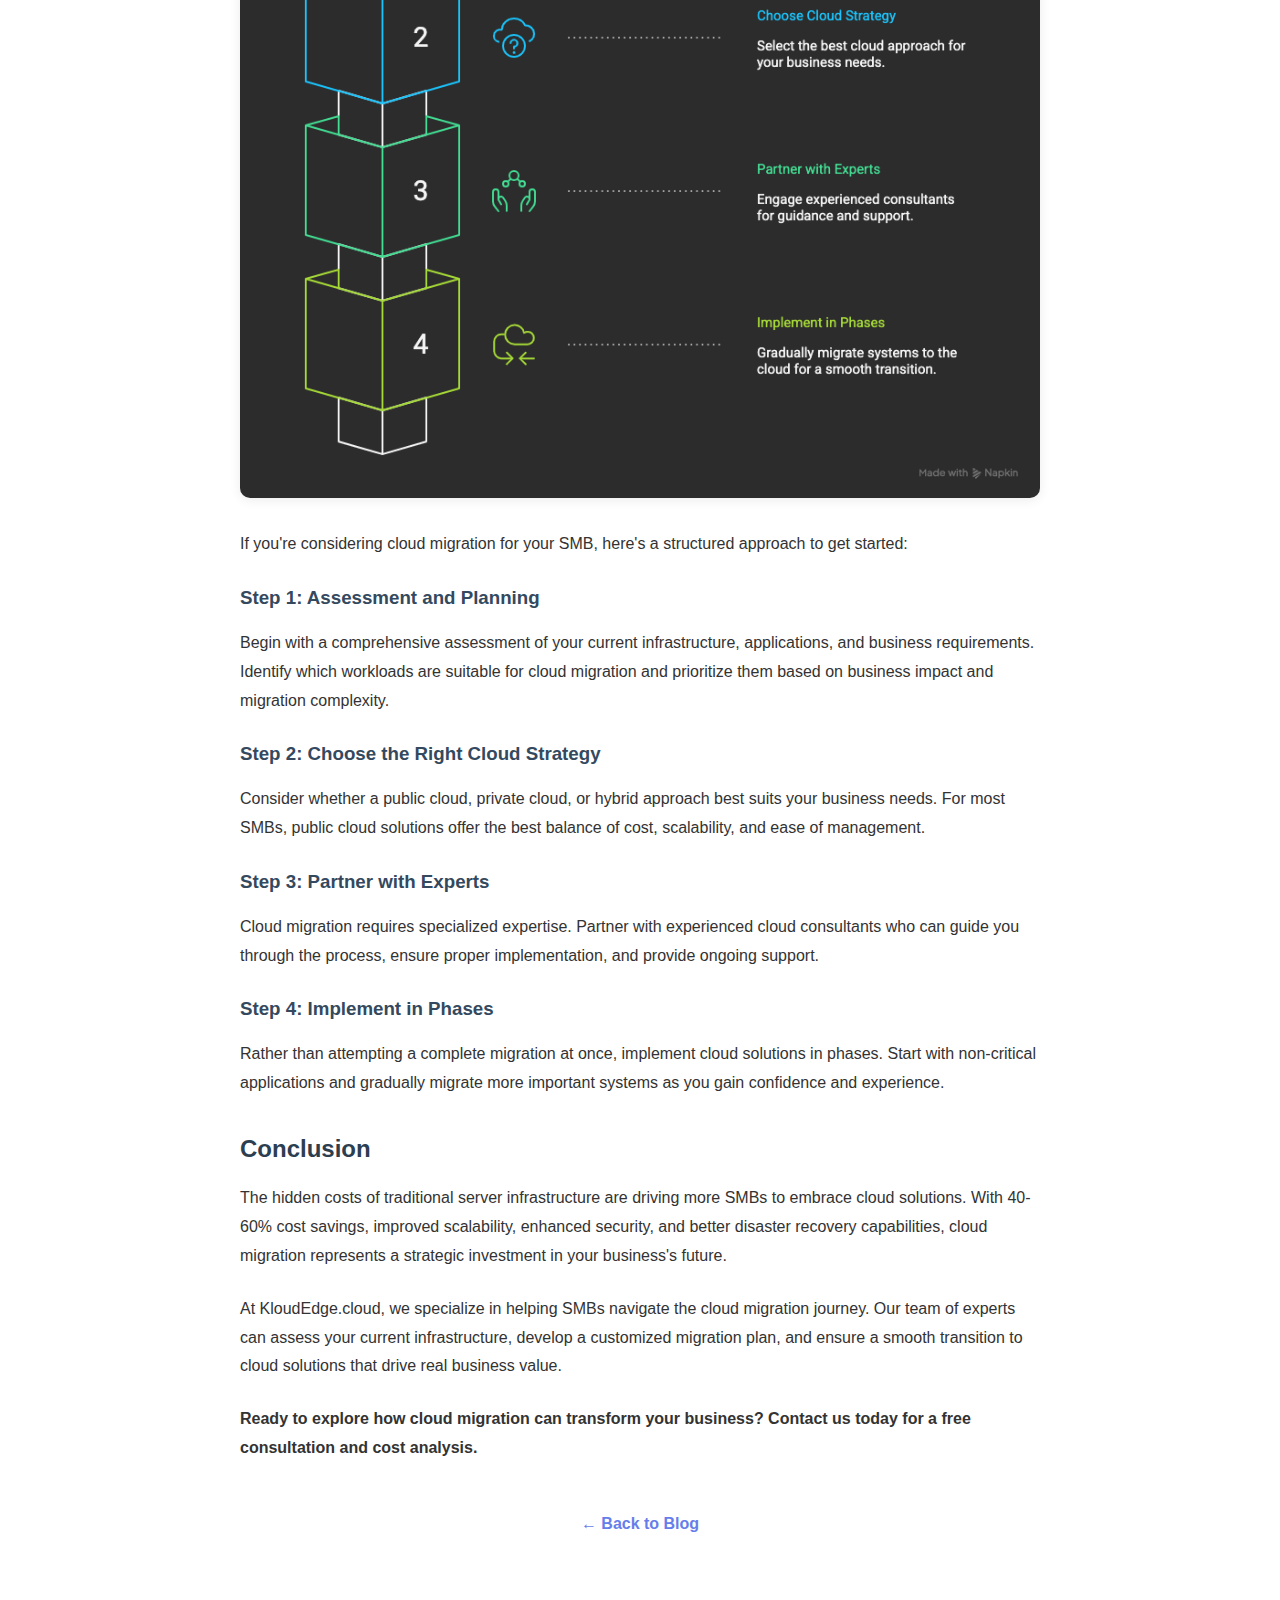
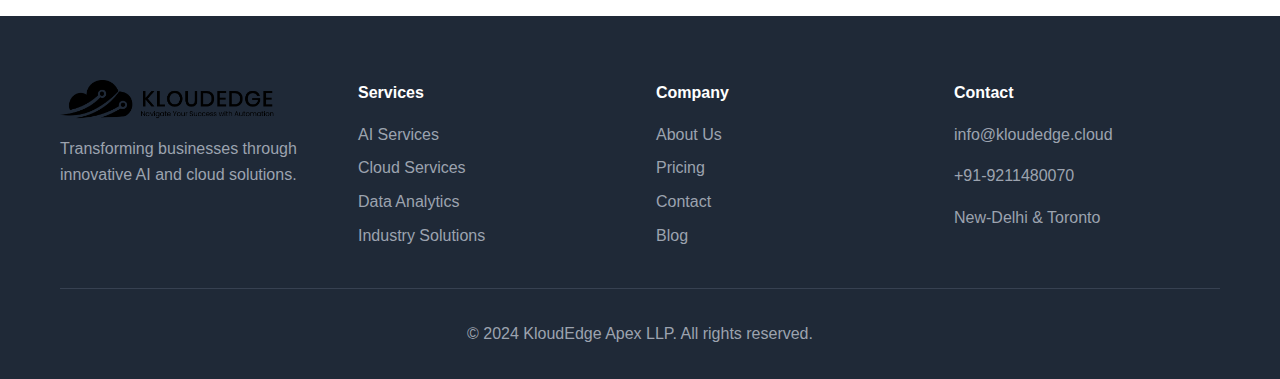
<file: blog/cloud-migration-smb-guide.html>
<!DOCTYPE html>
<html lang="en">
<head>
    <meta charset="UTF-8">
    <meta name="viewport" content="width=device-width, initial-scale=1.0">
    <title>The Hidden Costs of Traditional Server Infrastructure: Why SMBs Are Migrating to Cloud - KloudEdge.cloud</title>
    <meta name="description" content="Discover how small and medium businesses are saving 40-60% on IT costs by moving from traditional servers to cloud solutions. Learn about the real costs of maintaining on-premise infrastructure.">
    <link rel="stylesheet" href="../styles.css">
    <link rel="icon" type="image/x-icon" href="../assets/logo.png">
    <style>
        .article-content {
            max-width: 800px;
            margin: 0 auto;
            padding: 2rem 0;
        }
        .article-header {
            text-align: center;
            margin-bottom: 3rem;
        }
        .article-meta {
            color: #666;
            margin: 1rem 0;
        }
        .article-content h2 {
            color: #2c3e50;
            margin: 2rem 0 1rem 0;
        }
        .article-content h3 {
            color: #34495e;
            margin: 1.5rem 0 1rem 0;
        }
        .article-content p {
            line-height: 1.8;
            margin-bottom: 1.5rem;
        }
        .highlight-box {
            background: linear-gradient(135deg, #667eea 0%, #764ba2 100%);
            color: white;
            padding: 2rem;
            border-radius: 10px;
            margin: 2rem 0;
        }
        .cost-comparison {
            background: #f8f9fa;
            padding: 2rem;
            border-radius: 10px;
            margin: 2rem 0;
        }
        .cost-comparison table {
            width: 100%;
            border-collapse: collapse;
            margin: 1rem 0;
        }
        .cost-comparison th, .cost-comparison td {
            padding: 1rem;
            text-align: left;
            border-bottom: 1px solid #ddd;
        }
        .cost-comparison th {
            background: #e9ecef;
            font-weight: bold;
        }
        .back-to-blog {
            text-align: center;
            margin: 3rem 0;
        }
        .back-to-blog a {
            color: #667eea;
            text-decoration: none;
            font-weight: bold;
        }
        .back-to-blog a:hover {
            text-decoration: underline;
        }
    </style>
</head>
<body>
    <!-- Navigation -->
    <nav class="navbar">
        <div class="nav-container">
            <div class="nav-logo">
                <a href="../index.html"><img src="../assets/logo.png" alt="KloudEdge Logo" class="site-logo"></a>
            </div>
            <ul class="nav-menu">
                <li class="nav-item"><a href="../index.html#home" class="nav-link">Home</a></li>
                <li class="nav-item"><a href="../index.html#services" class="nav-link">Services</a></li>
                <li class="nav-item"><a href="../index.html#pricing" class="nav-link">Pricing</a></li>
                <li class="nav-item"><a href="../blog.html" class="nav-link active">Blog</a></li>
                <li class="nav-item"><a href="../index.html#about" class="nav-link">About</a></li>
                <li class="nav-item"><a href="../index.html#contact" class="nav-link">Contact</a></li>
            </ul>
            <div class="hamburger">
                <span class="bar"></span>
                <span class="bar"></span>
                <span class="bar"></span>
            </div>
        </div>
    </nav>

    <!-- Article Content -->
    <div class="container">
        <div class="article-content">
            <div class="article-header">
                <span class="category">Cloud Migration</span>
                <h1>The Hidden Costs of Traditional Server Infrastructure: Why SMBs Are Migrating to Cloud</h1>
                <div class="article-meta">
                    <span class="date">July 12, 2024</span>
                    <span class="read-time">8 min read</span>
                    <span class="author">By KloudEdge Team</span>
                </div>
            </div>

            <div class="highlight-box">
                <h3>Key Takeaway</h3>
                <p>Small and medium businesses are saving 40-60% on IT costs by migrating from traditional server infrastructure to cloud solutions, while gaining improved scalability, security, and operational efficiency.</p>
            </div>

            <p>In today's rapidly evolving digital landscape, small and medium businesses (SMBs) face a critical decision: continue investing in traditional server infrastructure or embrace the cloud revolution. While the upfront costs of cloud migration might seem daunting, the hidden costs of maintaining on-premise servers are often far more significant than most business owners realize.</p>

            <h2>The True Cost of Traditional Server Infrastructure</h2>

            <img src="../assets/traditional-infra-cost.png" alt="Traditional Infrastructure Cost Breakdown" style="display:block; margin:2rem auto; max-width:100%; height:auto; border-radius:10px; box-shadow:0 2px 12px rgba(0,0,0,0.08);">

            <p>When most SMBs think about server costs, they focus on the initial hardware purchase. However, this represents only about 20% of the total cost of ownership (TCO) over a server's lifetime. Let's break down the real costs:</p>

            <div class="cost-comparison">
                <h3>Traditional Server Infrastructure Costs (5-year TCO)</h3>
                <table>
                    <thead>
                        <tr>
                            <th>Cost Category</th>
                            <th>Annual Cost</th>
                            <th>5-Year Total</th>
                        </tr>
                    </thead>
                    <tbody>
                        <tr>
                            <td>Hardware Purchase</td>
                            <td>$8,000</td>
                            <td>$40,000</td>
                        </tr>
                        <tr>
                            <td>Software Licenses</td>
                            <td>$3,000</td>
                            <td>$15,000</td>
                        </tr>
                        <tr>
                            <td>IT Staff (part-time)</td>
                            <td>$15,000</td>
                            <td>$75,000</td>
                        </tr>
                        <tr>
                            <td>Power & Cooling</td>
                            <td>$2,400</td>
                            <td>$12,000</td>
                        </tr>
                        <tr>
                            <td>Maintenance & Repairs</td>
                            <td>$1,800</td>
                            <td>$9,000</td>
                        </tr>
                        <tr>
                            <td>Security & Backup</td>
                            <td>$2,000</td>
                            <td>$10,000</td>
                        </tr>
                        <tr>
                            <td><strong>Total</strong></td>
                            <td><strong>$32,200</strong></td>
                            <td><strong>$161,000</strong></td>
                        </tr>
                    </tbody>
                </table>
            </div>

            <h2>Why SMBs Are Struggling with Traditional Infrastructure</h2>

            <img src="../assets/iceberg-smb-challenges.png" alt="SMB Hidden Challenges Iceberg" style="display:block; margin:2rem auto; max-width:100%; height:auto; border-radius:10px; box-shadow:0 2px 12px rgba(0,0,0,0.08);">

            <h3>1. Limited IT Resources</h3>
            <p>Most SMBs don't have dedicated IT teams, forcing business owners or office managers to handle server maintenance, updates, and troubleshooting. This diverts valuable time from core business activities and often leads to suboptimal IT management.</p>

            <h3>2. Scalability Challenges</h3>
            <p>Traditional servers require significant upfront investment and planning. When your business grows, you need to purchase additional hardware, which can take weeks or months to implement. This creates bottlenecks that can hinder business growth.</p>

            <h3>3. Security Vulnerabilities</h3>
            <p>On-premise servers require constant security updates and monitoring. Many SMBs lack the expertise to implement proper security measures, making them vulnerable to cyberattacks, data breaches, and ransomware.</p>

            <h3>4. Disaster Recovery Risks</h3>
            <p>Traditional backup solutions are often inadequate or not properly tested. In the event of hardware failure, natural disaster, or cyberattack, SMBs can lose critical data and face extended downtime.</p>

            <h2>The Cloud Migration Advantage</h2>

            <p>Cloud migration offers SMBs a path to modern, scalable, and cost-effective IT infrastructure. Here's how cloud solutions address the challenges of traditional infrastructure:</p>

            <h3>Cost Savings: 40-60% Reduction in IT Costs</h3>
            <p>Cloud solutions eliminate the need for expensive hardware purchases, reduce power and cooling costs, and minimize IT staffing requirements. Most importantly, cloud services operate on a pay-as-you-go model, allowing businesses to scale resources up or down based on actual needs.</p>

            <h3>Improved Scalability</h3>
            <p>Cloud infrastructure can scale instantly to accommodate business growth or seasonal fluctuations. This flexibility allows SMBs to respond quickly to market opportunities without the delays associated with traditional infrastructure upgrades.</p>

            <h3>Enhanced Security</h3>
            <p>Cloud providers invest heavily in security infrastructure, offering enterprise-grade protection that most SMBs couldn't afford to implement on their own. This includes advanced threat detection, automated security updates, and comprehensive backup solutions.</p>

            <h3>Better Disaster Recovery</h3>
            <p>Cloud-based disaster recovery solutions provide faster recovery times and more reliable backup systems. Data is automatically replicated across multiple locations, ensuring business continuity even in the event of a major disaster.</p>

            <h2>Real-World Success Stories</h2>

            <h3>Case Study: Manufacturing Company Saves $45,000 Annually</h3>
            <p>A mid-sized manufacturing company with 50 employees was spending $75,000 annually on traditional server infrastructure. After migrating to cloud solutions, their IT costs dropped to $30,000 per year, representing a 60% cost reduction. Additionally, they gained improved system reliability and the ability to access critical applications from anywhere.</p>

            <h3>Case Study: Retail Chain Improves Customer Experience</h3>
            <p>A retail chain with 15 locations struggled with slow point-of-sale systems and inventory management issues. Cloud migration enabled them to centralize their operations, improve system performance, and provide real-time inventory tracking across all locations. This resulted in a 25% improvement in customer satisfaction scores.</p>

            <h2>Getting Started with Cloud Migration</h2>

            <img src="../assets/cloud-migration-steps.png" alt="Steps to Cloud Migration" style="display:block; margin:2rem auto; max-width:100%; height:auto; border-radius:10px; box-shadow:0 2px 12px rgba(0,0,0,0.08);">

            <p>If you're considering cloud migration for your SMB, here's a structured approach to get started:</p>

            <h3>Step 1: Assessment and Planning</h3>
            <p>Begin with a comprehensive assessment of your current infrastructure, applications, and business requirements. Identify which workloads are suitable for cloud migration and prioritize them based on business impact and migration complexity.</p>

            <h3>Step 2: Choose the Right Cloud Strategy</h3>
            <p>Consider whether a public cloud, private cloud, or hybrid approach best suits your business needs. For most SMBs, public cloud solutions offer the best balance of cost, scalability, and ease of management.</p>

            <h3>Step 3: Partner with Experts</h3>
            <p>Cloud migration requires specialized expertise. Partner with experienced cloud consultants who can guide you through the process, ensure proper implementation, and provide ongoing support.</p>

            <h3>Step 4: Implement in Phases</h3>
            <p>Rather than attempting a complete migration at once, implement cloud solutions in phases. Start with non-critical applications and gradually migrate more important systems as you gain confidence and experience.</p>

            <h2>Conclusion</h2>

            <p>The hidden costs of traditional server infrastructure are driving more SMBs to embrace cloud solutions. With 40-60% cost savings, improved scalability, enhanced security, and better disaster recovery capabilities, cloud migration represents a strategic investment in your business's future.</p>

            <p>At KloudEdge.cloud, we specialize in helping SMBs navigate the cloud migration journey. Our team of experts can assess your current infrastructure, develop a customized migration plan, and ensure a smooth transition to cloud solutions that drive real business value.</p>

            <p><strong>Ready to explore how cloud migration can transform your business? Contact us today for a free consultation and cost analysis.</strong></p>

            <div class="back-to-blog">
                <a href="../blog.html">← Back to Blog</a>
            </div>
        </div>
    </div>

    <!-- Footer -->
    <footer class="footer">
        <div class="container">
            <div class="footer-content">
                <div class="footer-section">
                    <a href="../index.html"><img src="../assets/logo.png" alt="KloudEdge Logo" class="site-logo-footer"></a>
                    <p>Transforming businesses through innovative AI and cloud solutions.</p>
                </div>
                <div class="footer-section">
                    <h4>Services</h4>
                    <ul>
                        <li><a href="../services/ai-services.html">AI Services</a></li>
                        <li><a href="../services/cloud-services.html">Cloud Services</a></li>
                        <li><a href="../services/data-analytics.html">Data Analytics</a></li>
                        <li><a href="../services/industry-solutions.html">Industry Solutions</a></li>
                    </ul>
                </div>
                <div class="footer-section">
                    <h4>Company</h4>
                    <ul>
                        <li><a href="../index.html#about">About Us</a></li>
                        <li><a href="../index.html#pricing">Pricing</a></li>
                        <li><a href="../index.html#contact">Contact</a></li>
                        <li><a href="../blog.html">Blog</a></li>
                    </ul>
                </div>
                <div class="footer-section">
                    <h4>Contact</h4>
                    <p>info@kloudedge.cloud</p>
                    <p>+91-9211480070</p>
                    <p>New-Delhi & Toronto</p>
                </div>
            </div>
            <div class="footer-bottom">
                <p>&copy; 2024 KloudEdge Apex LLP. All rights reserved.</p>
            </div>
        </div>
    </footer>

    <script src="../script.js"></script>
</body>
</html>
</file>
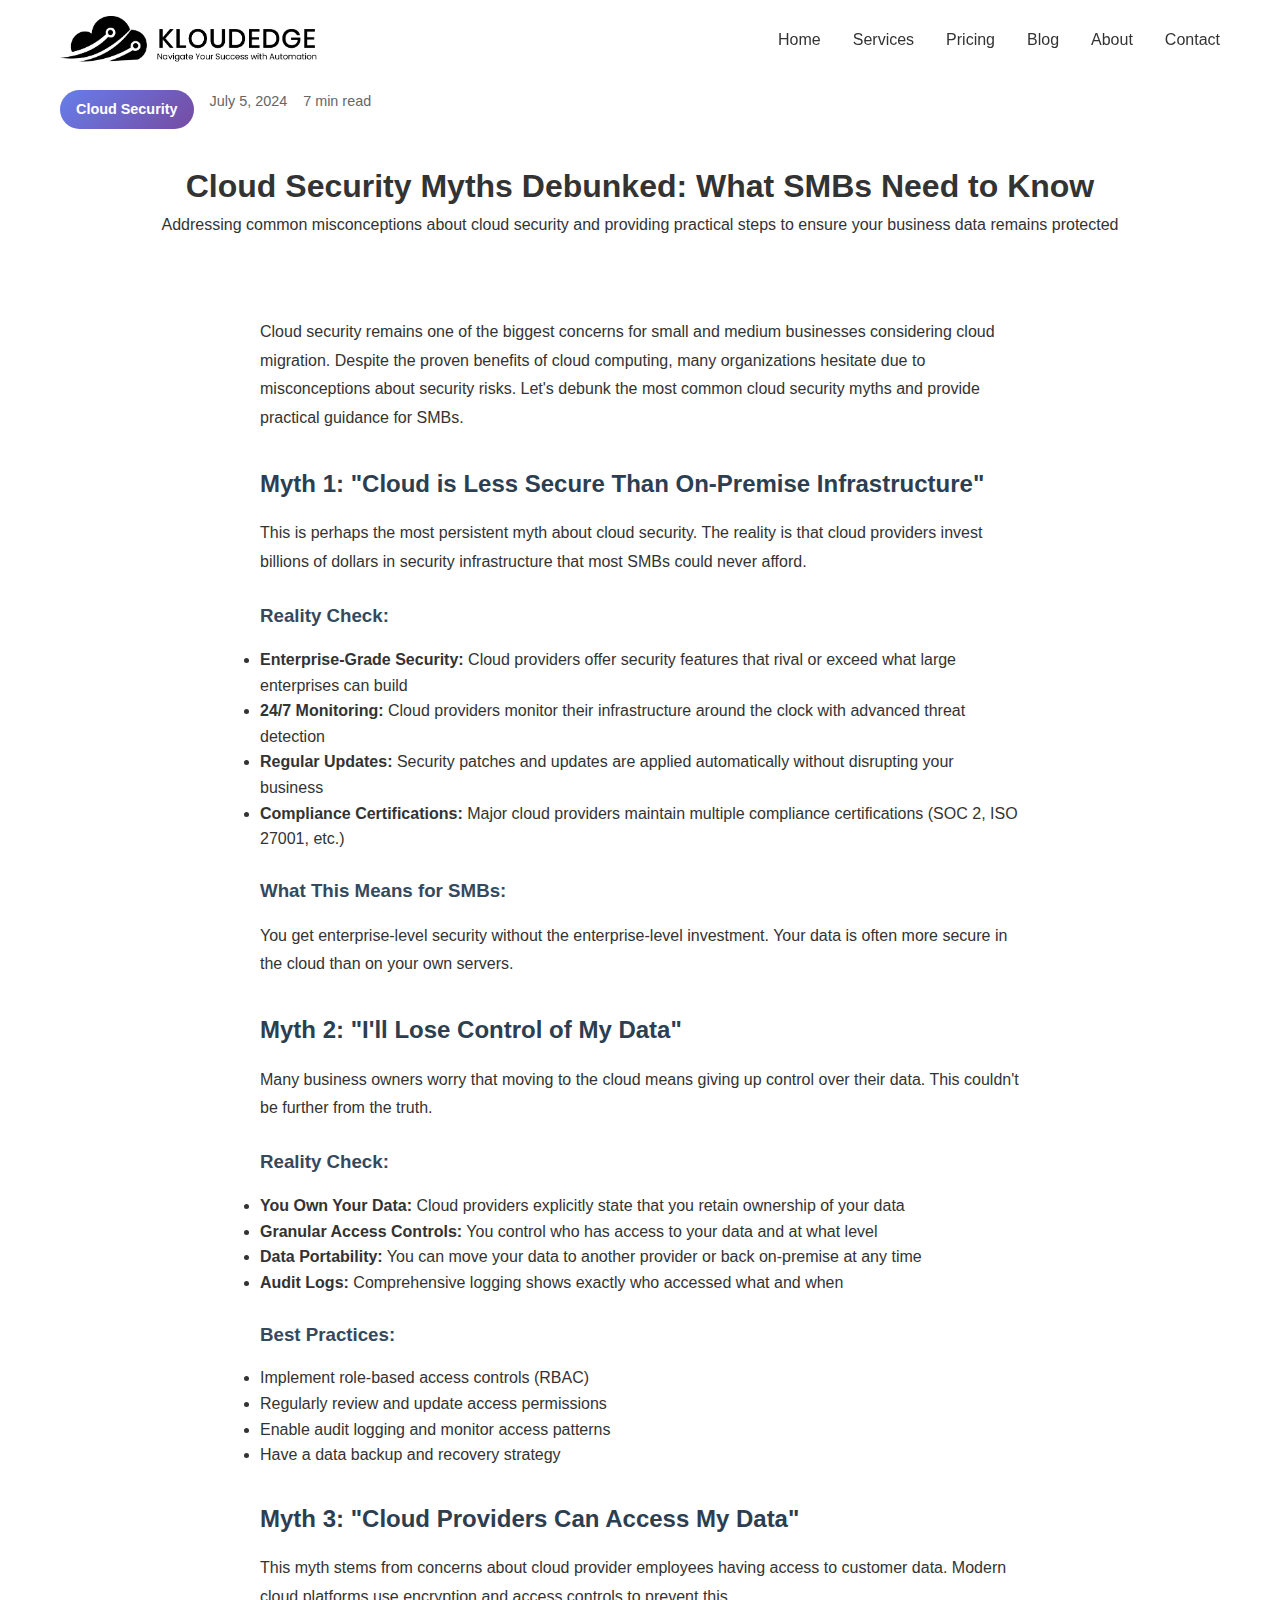
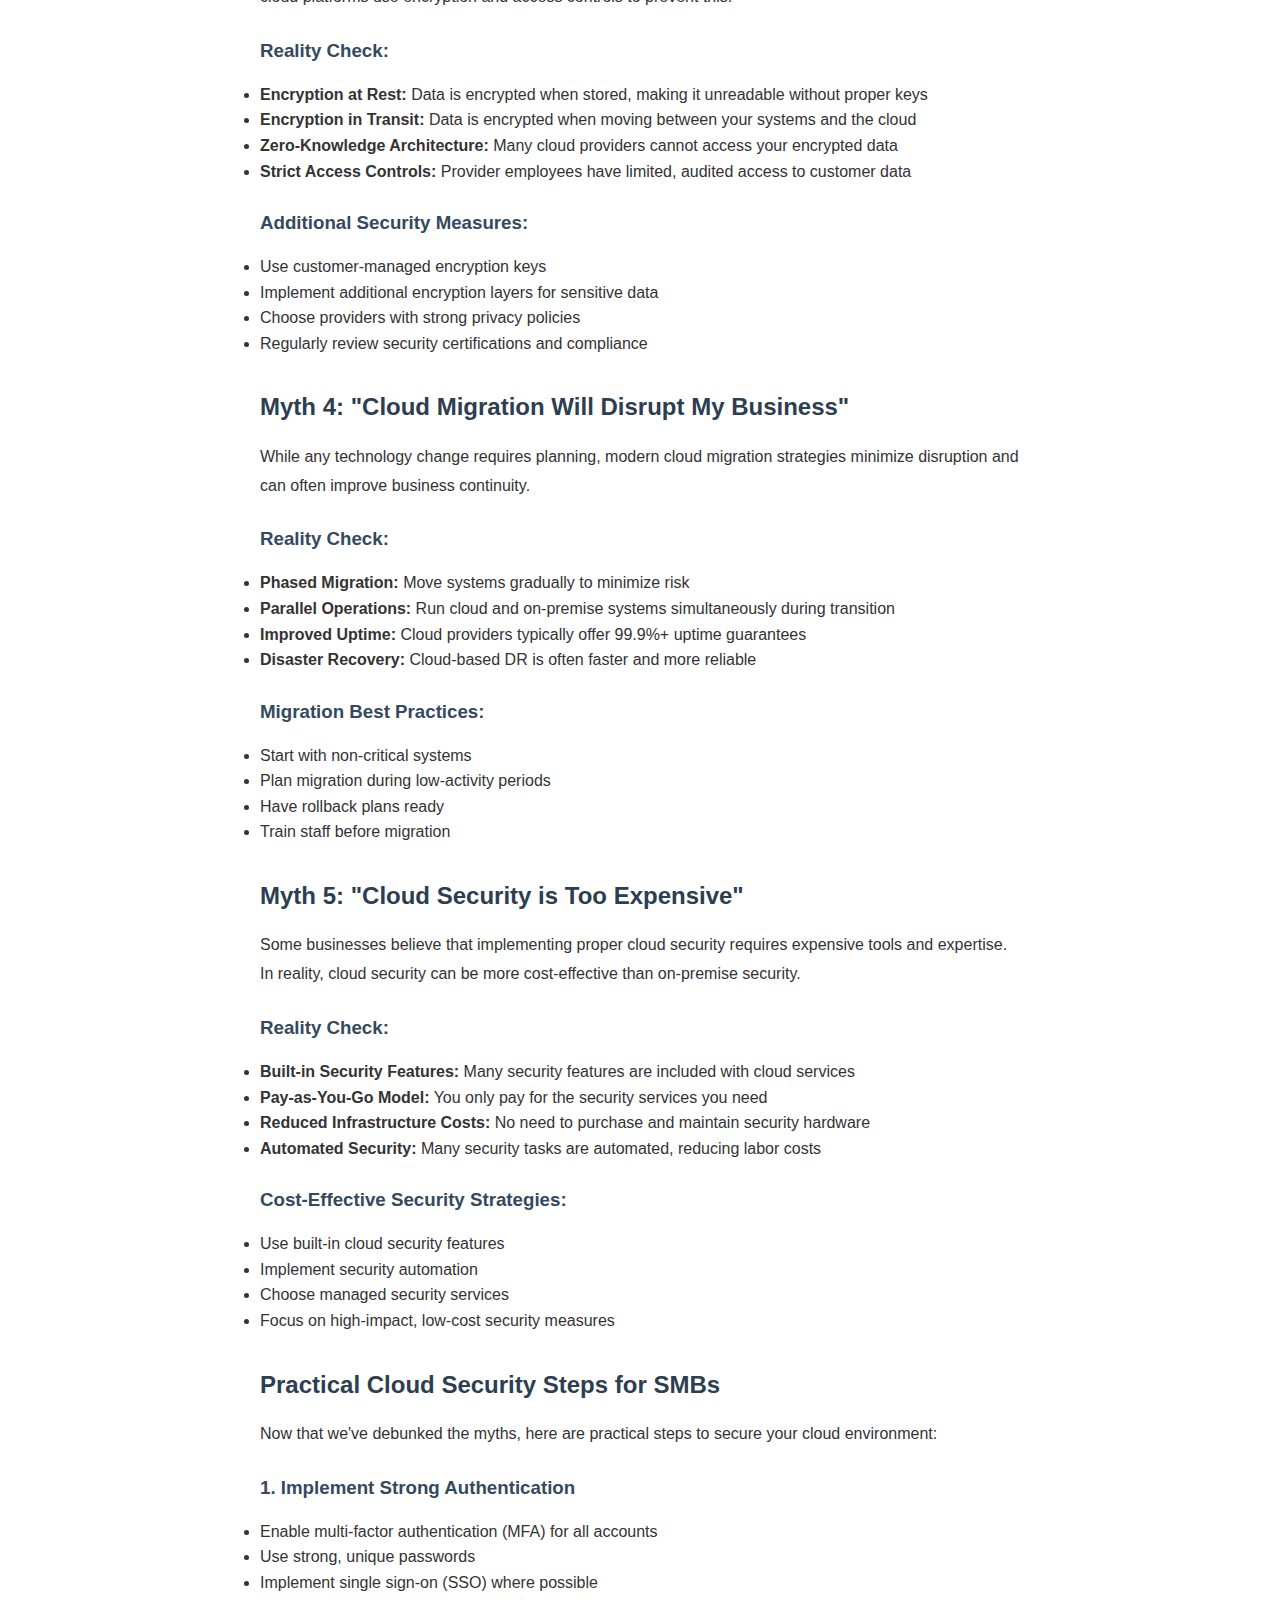
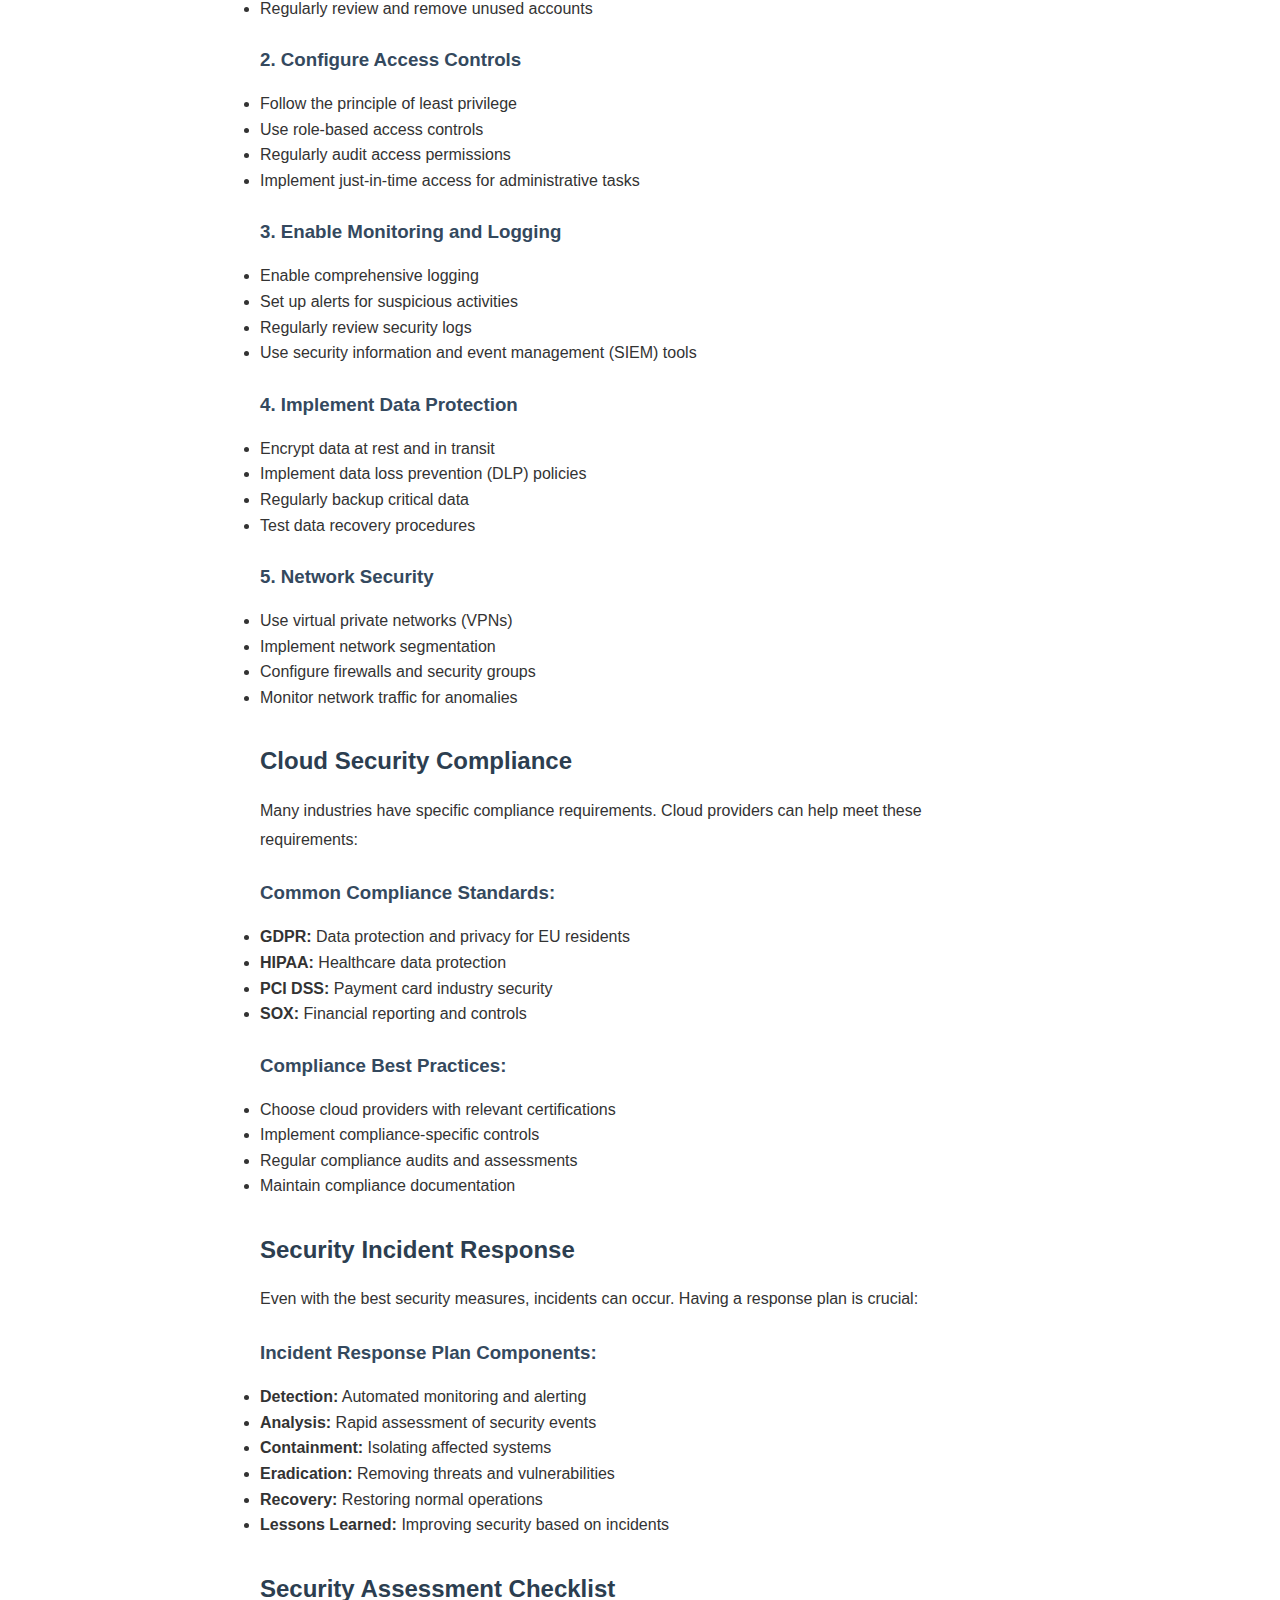
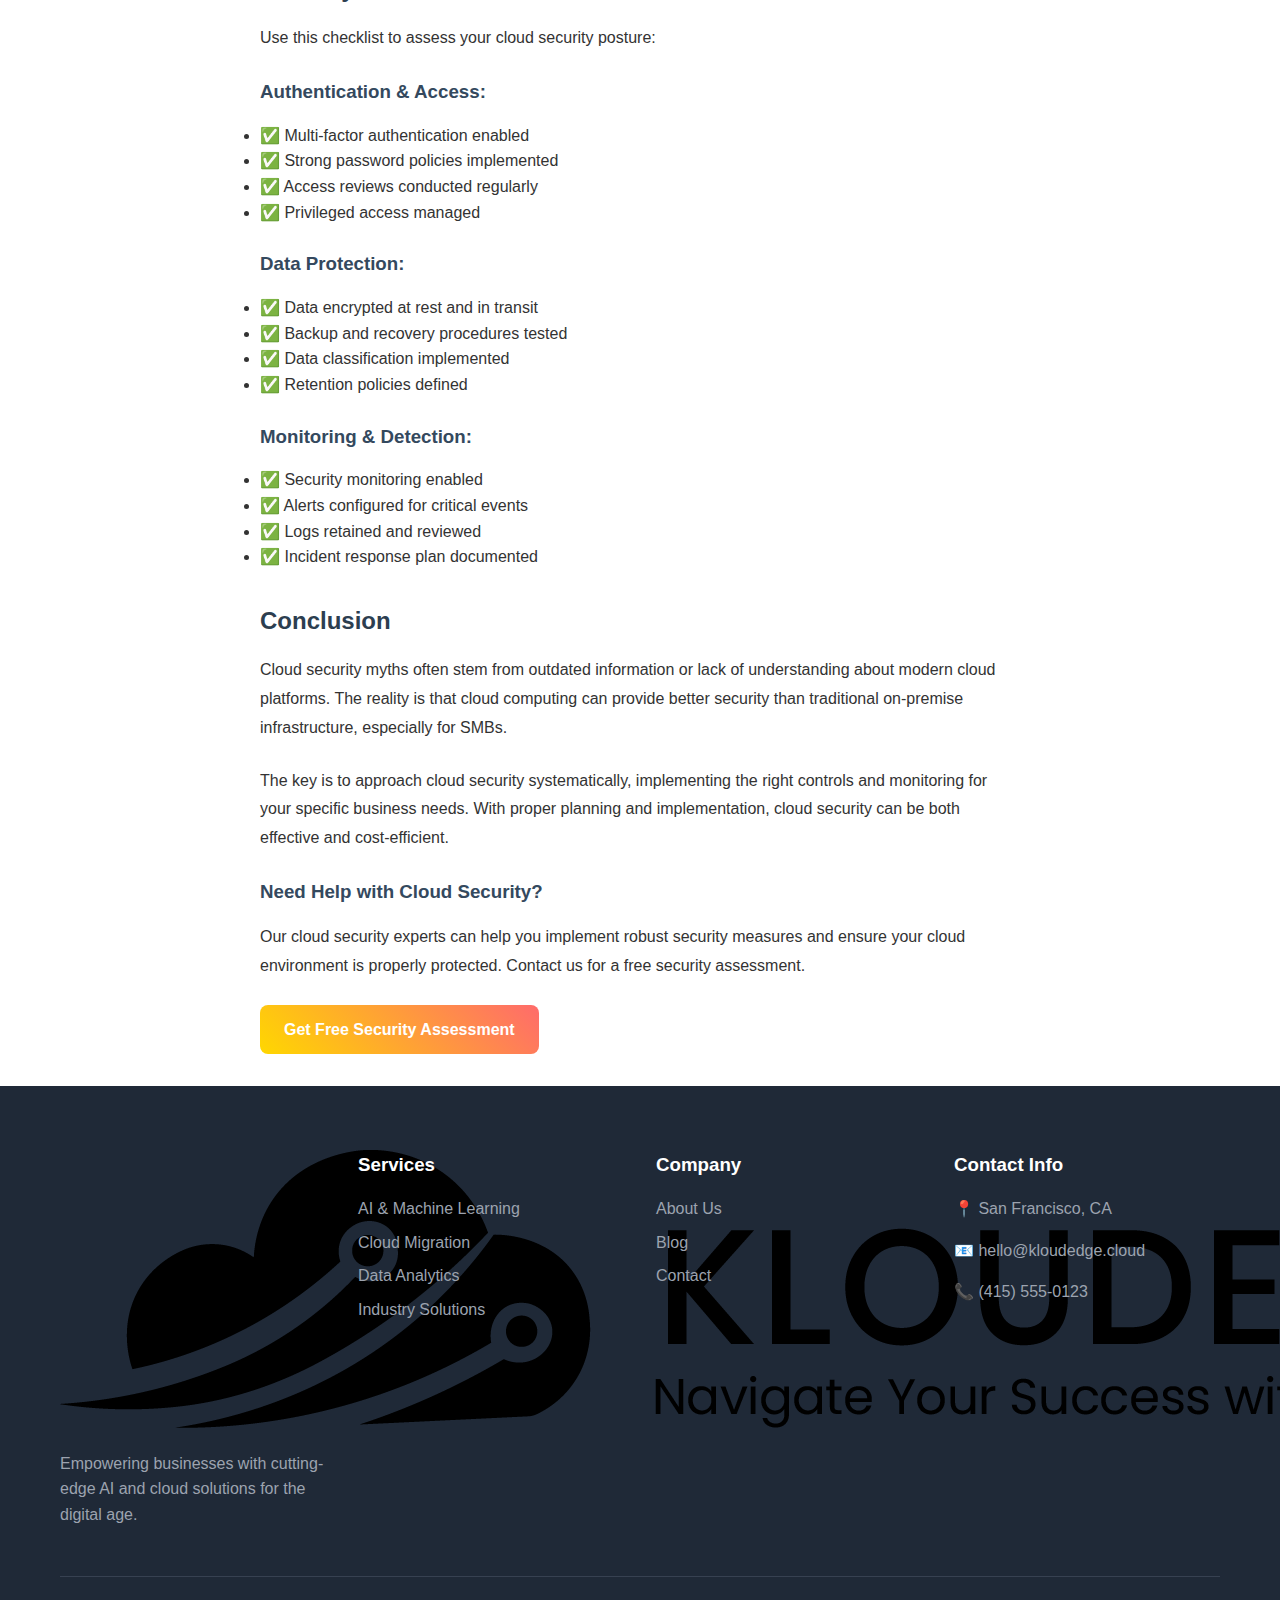
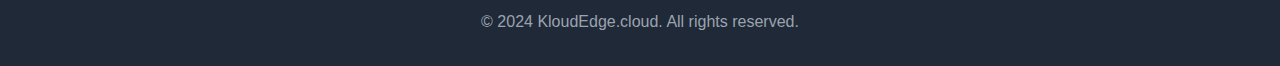
<file: blog/cloud-security-myths.html>
<!DOCTYPE html>
<html lang="en">
<head>
    <meta charset="UTF-8">
    <meta name="viewport" content="width=device-width, initial-scale=1.0">
    <title>Cloud Security Myths Debunked: What SMBs Need to Know - KloudEdge.cloud</title>
    <meta name="description" content="Addressing common misconceptions about cloud security and providing practical steps to ensure your business data remains protected.">
    <link rel="stylesheet" href="../styles.css">
    <link rel="icon" type="image/x-icon" href="../assets/logo.png">
    <!-- HubSpot Embed Code -->
    <script type="text/javascript" id="hs-script-loader" async defer src="//js.hsforms.net/forms/embed/v2.js"></script>
</head>
<body>
    <!-- Navigation -->
    <nav class="navbar">
        <div class="nav-container">
            <div class="nav-logo">
                <a href="../index.html"><img src="../assets/logo.png" alt="KloudEdge Logo" class="site-logo"></a>
            </div>
            <ul class="nav-menu">
                <li class="nav-item"><a href="../index.html#home" class="nav-link">Home</a></li>
                <li class="nav-item"><a href="../index.html#services" class="nav-link">Services</a></li>
                <li class="nav-item"><a href="../index.html#pricing" class="nav-link">Pricing</a></li>
                <li class="nav-item"><a href="../blog.html" class="nav-link active">Blog</a></li>
                <li class="nav-item"><a href="../index.html#about" class="nav-link">About</a></li>
                <li class="nav-item"><a href="../index.html#contact" class="nav-link">Contact</a></li>
            </ul>
            <div class="hamburger">
                <span class="bar"></span>
                <span class="bar"></span>
                <span class="bar"></span>
            </div>
        </div>
    </nav>

    <!-- Article Header -->
    <section class="article-header" style="margin-top: 90px;">
        <div class="container">
            <div class="article-meta">
                <span class="category">Cloud Security</span>
                <span class="date">July 5, 2024</span>
                <span class="read-time">7 min read</span>
            </div>
            <h1>Cloud Security Myths Debunked: What SMBs Need to Know</h1>
            <p class="article-subtitle">Addressing common misconceptions about cloud security and providing practical steps to ensure your business data remains protected</p>
        </div>
    </section>

    <!-- Article Content -->
    <section class="article-content">
        <div class="container">
            <div class="article-body">
                <p>Cloud security remains one of the biggest concerns for small and medium businesses considering cloud migration. Despite the proven benefits of cloud computing, many organizations hesitate due to misconceptions about security risks. Let's debunk the most common cloud security myths and provide practical guidance for SMBs.</p>

                <h2>Myth 1: "Cloud is Less Secure Than On-Premise Infrastructure"</h2>
                <p>This is perhaps the most persistent myth about cloud security. The reality is that cloud providers invest billions of dollars in security infrastructure that most SMBs could never afford.</p>

                <h3>Reality Check:</h3>
                <ul>
                    <li><strong>Enterprise-Grade Security:</strong> Cloud providers offer security features that rival or exceed what large enterprises can build</li>
                    <li><strong>24/7 Monitoring:</strong> Cloud providers monitor their infrastructure around the clock with advanced threat detection</li>
                    <li><strong>Regular Updates:</strong> Security patches and updates are applied automatically without disrupting your business</li>
                    <li><strong>Compliance Certifications:</strong> Major cloud providers maintain multiple compliance certifications (SOC 2, ISO 27001, etc.)</li>
                </ul>

                <h3>What This Means for SMBs:</h3>
                <p>You get enterprise-level security without the enterprise-level investment. Your data is often more secure in the cloud than on your own servers.</p>

                <h2>Myth 2: "I'll Lose Control of My Data"</h2>
                <p>Many business owners worry that moving to the cloud means giving up control over their data. This couldn't be further from the truth.</p>

                <h3>Reality Check:</h3>
                <ul>
                    <li><strong>You Own Your Data:</strong> Cloud providers explicitly state that you retain ownership of your data</li>
                    <li><strong>Granular Access Controls:</strong> You control who has access to your data and at what level</li>
                    <li><strong>Data Portability:</strong> You can move your data to another provider or back on-premise at any time</li>
                    <li><strong>Audit Logs:</strong> Comprehensive logging shows exactly who accessed what and when</li>
                </ul>

                <h3>Best Practices:</h3>
                <ul>
                    <li>Implement role-based access controls (RBAC)</li>
                    <li>Regularly review and update access permissions</li>
                    <li>Enable audit logging and monitor access patterns</li>
                    <li>Have a data backup and recovery strategy</li>
                </ul>

                <h2>Myth 3: "Cloud Providers Can Access My Data"</h2>
                <p>This myth stems from concerns about cloud provider employees having access to customer data. Modern cloud platforms use encryption and access controls to prevent this.</p>

                <h3>Reality Check:</h3>
                <ul>
                    <li><strong>Encryption at Rest:</strong> Data is encrypted when stored, making it unreadable without proper keys</li>
                    <li><strong>Encryption in Transit:</strong> Data is encrypted when moving between your systems and the cloud</li>
                    <li><strong>Zero-Knowledge Architecture:</strong> Many cloud providers cannot access your encrypted data</li>
                    <li><strong>Strict Access Controls:</strong> Provider employees have limited, audited access to customer data</li>
                </ul>

                <h3>Additional Security Measures:</h3>
                <ul>
                    <li>Use customer-managed encryption keys</li>
                    <li>Implement additional encryption layers for sensitive data</li>
                    <li>Choose providers with strong privacy policies</li>
                    <li>Regularly review security certifications and compliance</li>
                </ul>

                <h2>Myth 4: "Cloud Migration Will Disrupt My Business"</h2>
                <p>While any technology change requires planning, modern cloud migration strategies minimize disruption and can often improve business continuity.</p>

                <h3>Reality Check:</h3>
                <ul>
                    <li><strong>Phased Migration:</strong> Move systems gradually to minimize risk</li>
                    <li><strong>Parallel Operations:</strong> Run cloud and on-premise systems simultaneously during transition</li>
                    <li><strong>Improved Uptime:</strong> Cloud providers typically offer 99.9%+ uptime guarantees</li>
                    <li><strong>Disaster Recovery:</strong> Cloud-based DR is often faster and more reliable</li>
                </ul>

                <h3>Migration Best Practices:</h3>
                <ul>
                    <li>Start with non-critical systems</li>
                    <li>Plan migration during low-activity periods</li>
                    <li>Have rollback plans ready</li>
                    <li>Train staff before migration</li>
                </ul>

                <h2>Myth 5: "Cloud Security is Too Expensive"</h2>
                <p>Some businesses believe that implementing proper cloud security requires expensive tools and expertise. In reality, cloud security can be more cost-effective than on-premise security.</p>

                <h3>Reality Check:</h3>
                <ul>
                    <li><strong>Built-in Security Features:</strong> Many security features are included with cloud services</li>
                    <li><strong>Pay-as-You-Go Model:</strong> You only pay for the security services you need</li>
                    <li><strong>Reduced Infrastructure Costs:</strong> No need to purchase and maintain security hardware</li>
                    <li><strong>Automated Security:</strong> Many security tasks are automated, reducing labor costs</li>
                </ul>

                <h3>Cost-Effective Security Strategies:</h3>
                <ul>
                    <li>Use built-in cloud security features</li>
                    <li>Implement security automation</li>
                    <li>Choose managed security services</li>
                    <li>Focus on high-impact, low-cost security measures</li>
                </ul>

                <h2>Practical Cloud Security Steps for SMBs</h2>
                <p>Now that we've debunked the myths, here are practical steps to secure your cloud environment:</p>

                <h3>1. Implement Strong Authentication</h3>
                <ul>
                    <li>Enable multi-factor authentication (MFA) for all accounts</li>
                    <li>Use strong, unique passwords</li>
                    <li>Implement single sign-on (SSO) where possible</li>
                    <li>Regularly review and remove unused accounts</li>
                </ul>

                <h3>2. Configure Access Controls</h3>
                <ul>
                    <li>Follow the principle of least privilege</li>
                    <li>Use role-based access controls</li>
                    <li>Regularly audit access permissions</li>
                    <li>Implement just-in-time access for administrative tasks</li>
                </ul>

                <h3>3. Enable Monitoring and Logging</h3>
                <ul>
                    <li>Enable comprehensive logging</li>
                    <li>Set up alerts for suspicious activities</li>
                    <li>Regularly review security logs</li>
                    <li>Use security information and event management (SIEM) tools</li>
                </ul>

                <h3>4. Implement Data Protection</h3>
                <ul>
                    <li>Encrypt data at rest and in transit</li>
                    <li>Implement data loss prevention (DLP) policies</li>
                    <li>Regularly backup critical data</li>
                    <li>Test data recovery procedures</li>
                </ul>

                <h3>5. Network Security</h3>
                <ul>
                    <li>Use virtual private networks (VPNs)</li>
                    <li>Implement network segmentation</li>
                    <li>Configure firewalls and security groups</li>
                    <li>Monitor network traffic for anomalies</li>
                </ul>

                <h2>Cloud Security Compliance</h2>
                <p>Many industries have specific compliance requirements. Cloud providers can help meet these requirements:</p>

                <h3>Common Compliance Standards:</h3>
                <ul>
                    <li><strong>GDPR:</strong> Data protection and privacy for EU residents</li>
                    <li><strong>HIPAA:</strong> Healthcare data protection</li>
                    <li><strong>PCI DSS:</strong> Payment card industry security</li>
                    <li><strong>SOX:</strong> Financial reporting and controls</li>
                </ul>

                <h3>Compliance Best Practices:</h3>
                <ul>
                    <li>Choose cloud providers with relevant certifications</li>
                    <li>Implement compliance-specific controls</li>
                    <li>Regular compliance audits and assessments</li>
                    <li>Maintain compliance documentation</li>
                </ul>

                <h2>Security Incident Response</h2>
                <p>Even with the best security measures, incidents can occur. Having a response plan is crucial:</p>

                <h3>Incident Response Plan Components:</h3>
                <ul>
                    <li><strong>Detection:</strong> Automated monitoring and alerting</li>
                    <li><strong>Analysis:</strong> Rapid assessment of security events</li>
                    <li><strong>Containment:</strong> Isolating affected systems</li>
                    <li><strong>Eradication:</strong> Removing threats and vulnerabilities</li>
                    <li><strong>Recovery:</strong> Restoring normal operations</li>
                    <li><strong>Lessons Learned:</strong> Improving security based on incidents</li>
                </ul>

                <h2>Security Assessment Checklist</h2>
                <p>Use this checklist to assess your cloud security posture:</p>

                <h3>Authentication & Access:</h3>
                <ul>
                    <li>✅ Multi-factor authentication enabled</li>
                    <li>✅ Strong password policies implemented</li>
                    <li>✅ Access reviews conducted regularly</li>
                    <li>✅ Privileged access managed</li>
                </ul>

                <h3>Data Protection:</h3>
                <ul>
                    <li>✅ Data encrypted at rest and in transit</li>
                    <li>✅ Backup and recovery procedures tested</li>
                    <li>✅ Data classification implemented</li>
                    <li>✅ Retention policies defined</li>
                </ul>

                <h3>Monitoring & Detection:</h3>
                <ul>
                    <li>✅ Security monitoring enabled</li>
                    <li>✅ Alerts configured for critical events</li>
                    <li>✅ Logs retained and reviewed</li>
                    <li>✅ Incident response plan documented</li>
                </ul>

                <h2>Conclusion</h2>
                <p>Cloud security myths often stem from outdated information or lack of understanding about modern cloud platforms. The reality is that cloud computing can provide better security than traditional on-premise infrastructure, especially for SMBs.</p>

                <p>The key is to approach cloud security systematically, implementing the right controls and monitoring for your specific business needs. With proper planning and implementation, cloud security can be both effective and cost-efficient.</p>

                <div class="article-cta">
                    <h3>Need Help with Cloud Security?</h3>
                    <p>Our cloud security experts can help you implement robust security measures and ensure your cloud environment is properly protected. Contact us for a free security assessment.</p>
                    <a href="../index.html#contact" class="btn btn-primary">Get Free Security Assessment</a>
                </div>
            </div>
        </div>
    </section>

    <!-- Footer -->
    <footer class="footer">
        <div class="container">
            <div class="footer-content">
                <div class="footer-section">
                    <img src="../assets/logo.png" alt="KloudEdge.cloud" class="footer-logo">
                    <p>Empowering businesses with cutting-edge AI and cloud solutions for the digital age.</p>
                </div>
                <div class="footer-section">
                    <h3>Services</h3>
                    <ul>
                        <li><a href="../services/ai-services.html">AI & Machine Learning</a></li>
                        <li><a href="../services/cloud-services.html">Cloud Migration</a></li>
                        <li><a href="../services/data-analytics.html">Data Analytics</a></li>
                        <li><a href="../services/industry-solutions.html">Industry Solutions</a></li>
                    </ul>
                </div>
                <div class="footer-section">
                    <h3>Company</h3>
                    <ul>
                        <li><a href="../index.html#about">About Us</a></li>
                        <li><a href="../blog.html">Blog</a></li>
                        <li><a href="../index.html#contact">Contact</a></li>
                    </ul>
                </div>
                <div class="footer-section">
                    <h3>Contact Info</h3>
                    <p>📍 San Francisco, CA</p>
                    <p>📧 hello@kloudedge.cloud</p>
                    <p>📞 (415) 555-0123</p>
                </div>
            </div>
            <div class="footer-bottom">
                <p>&copy; 2024 KloudEdge.cloud. All rights reserved.</p>
            </div>
        </div>
    </footer>

    <script src="../script.js"></script>
</body>
</html>
</file>
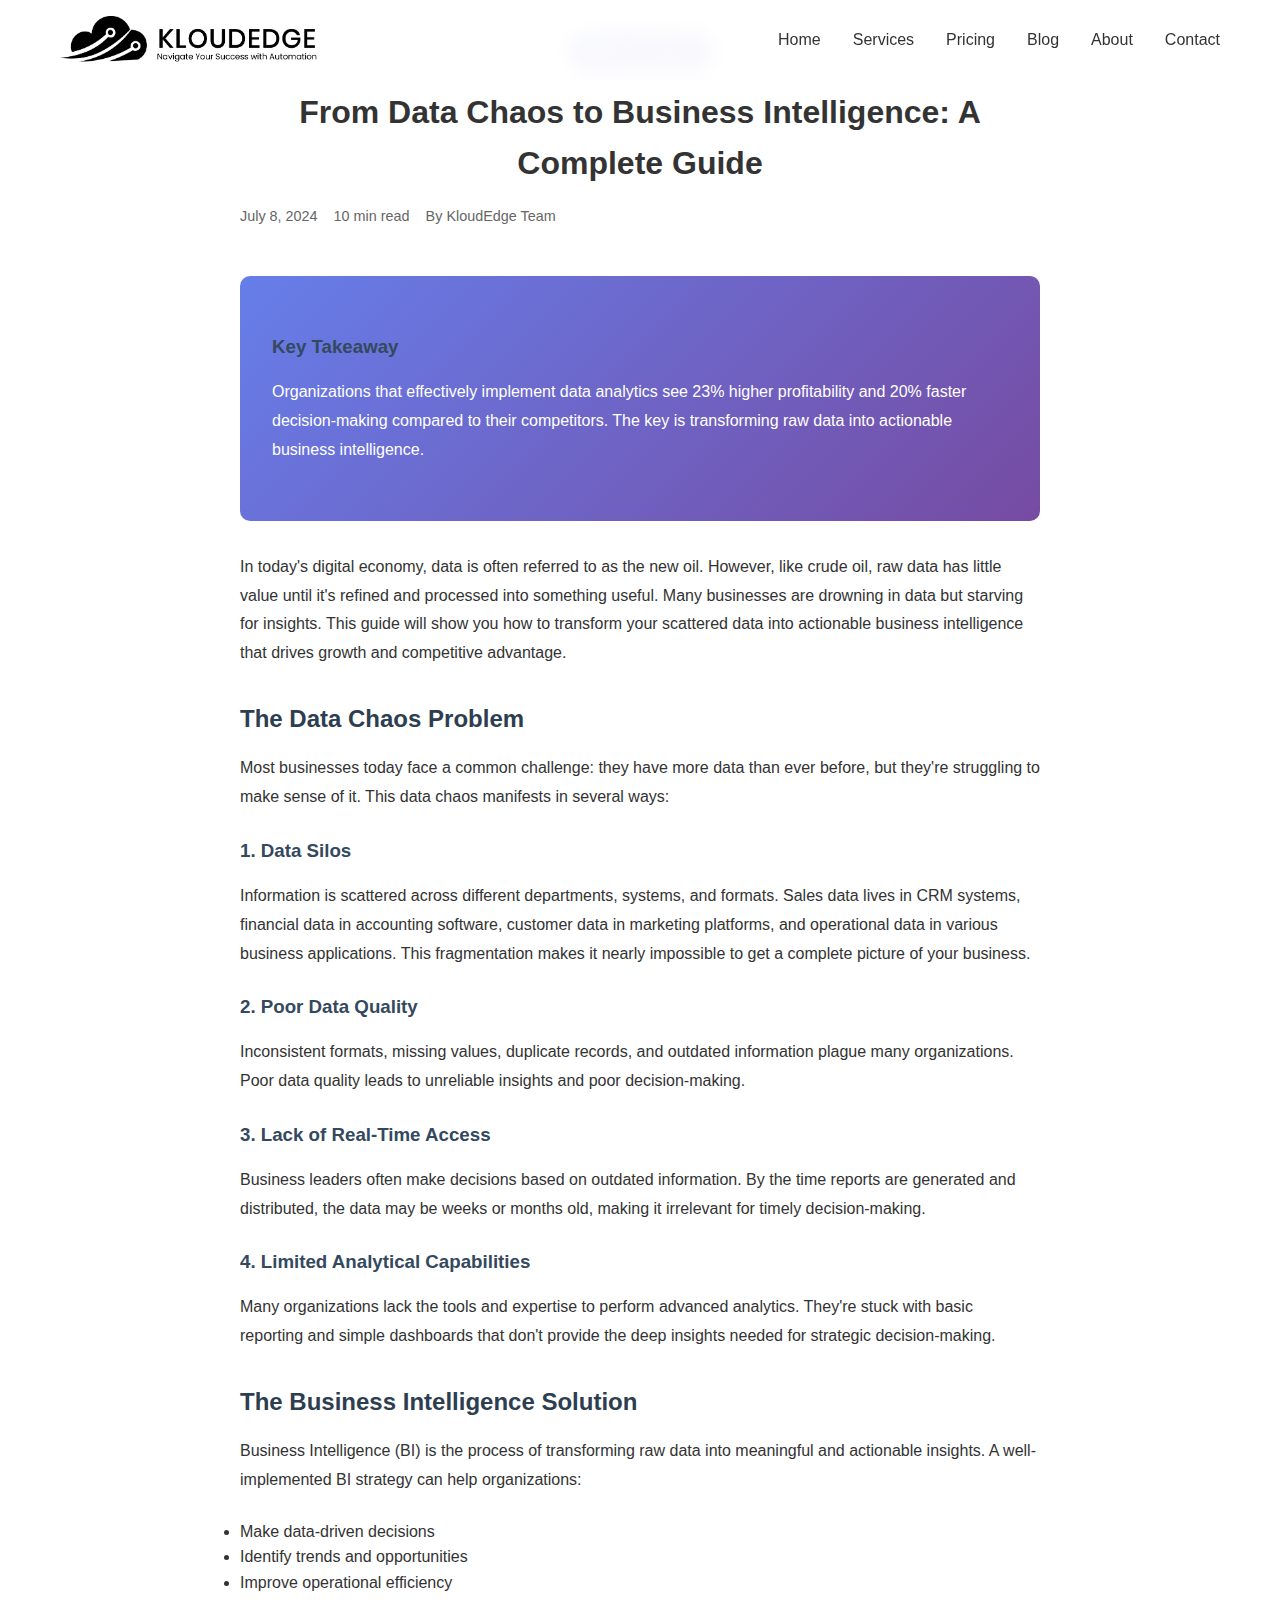
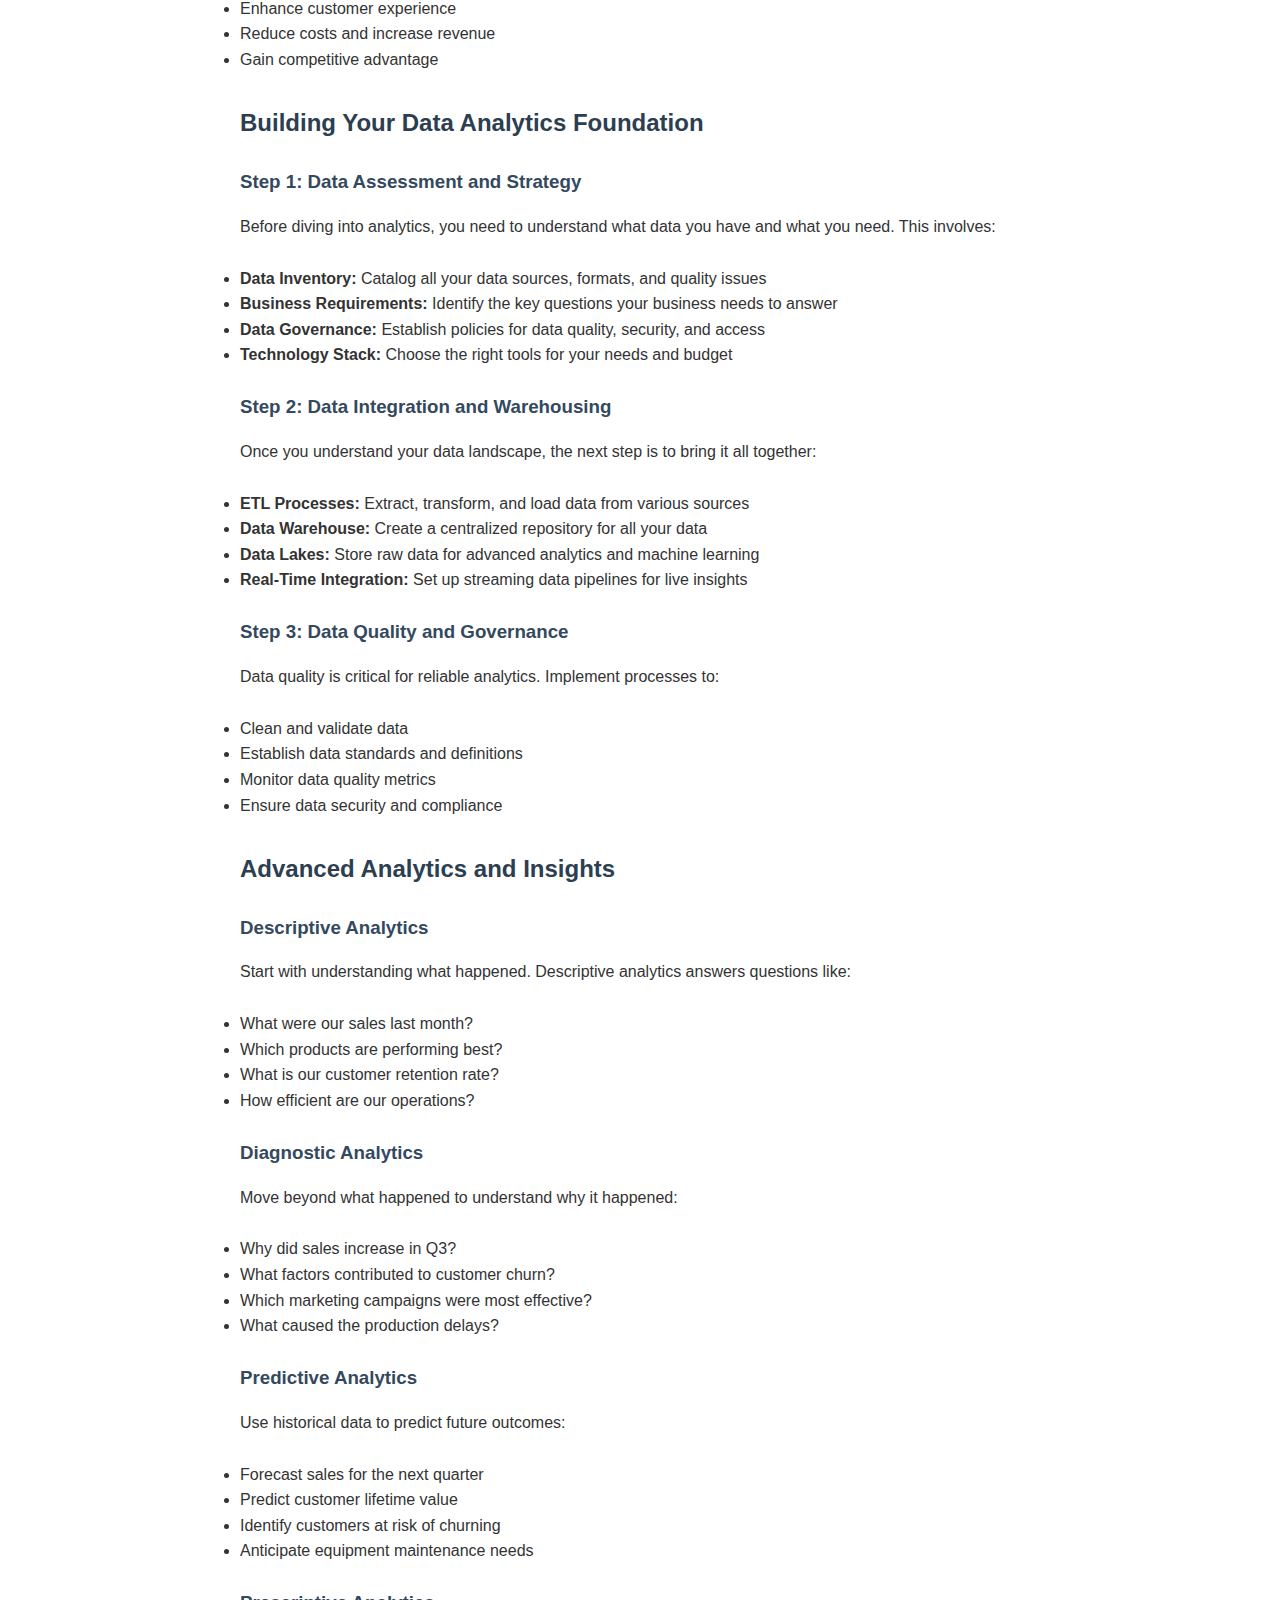
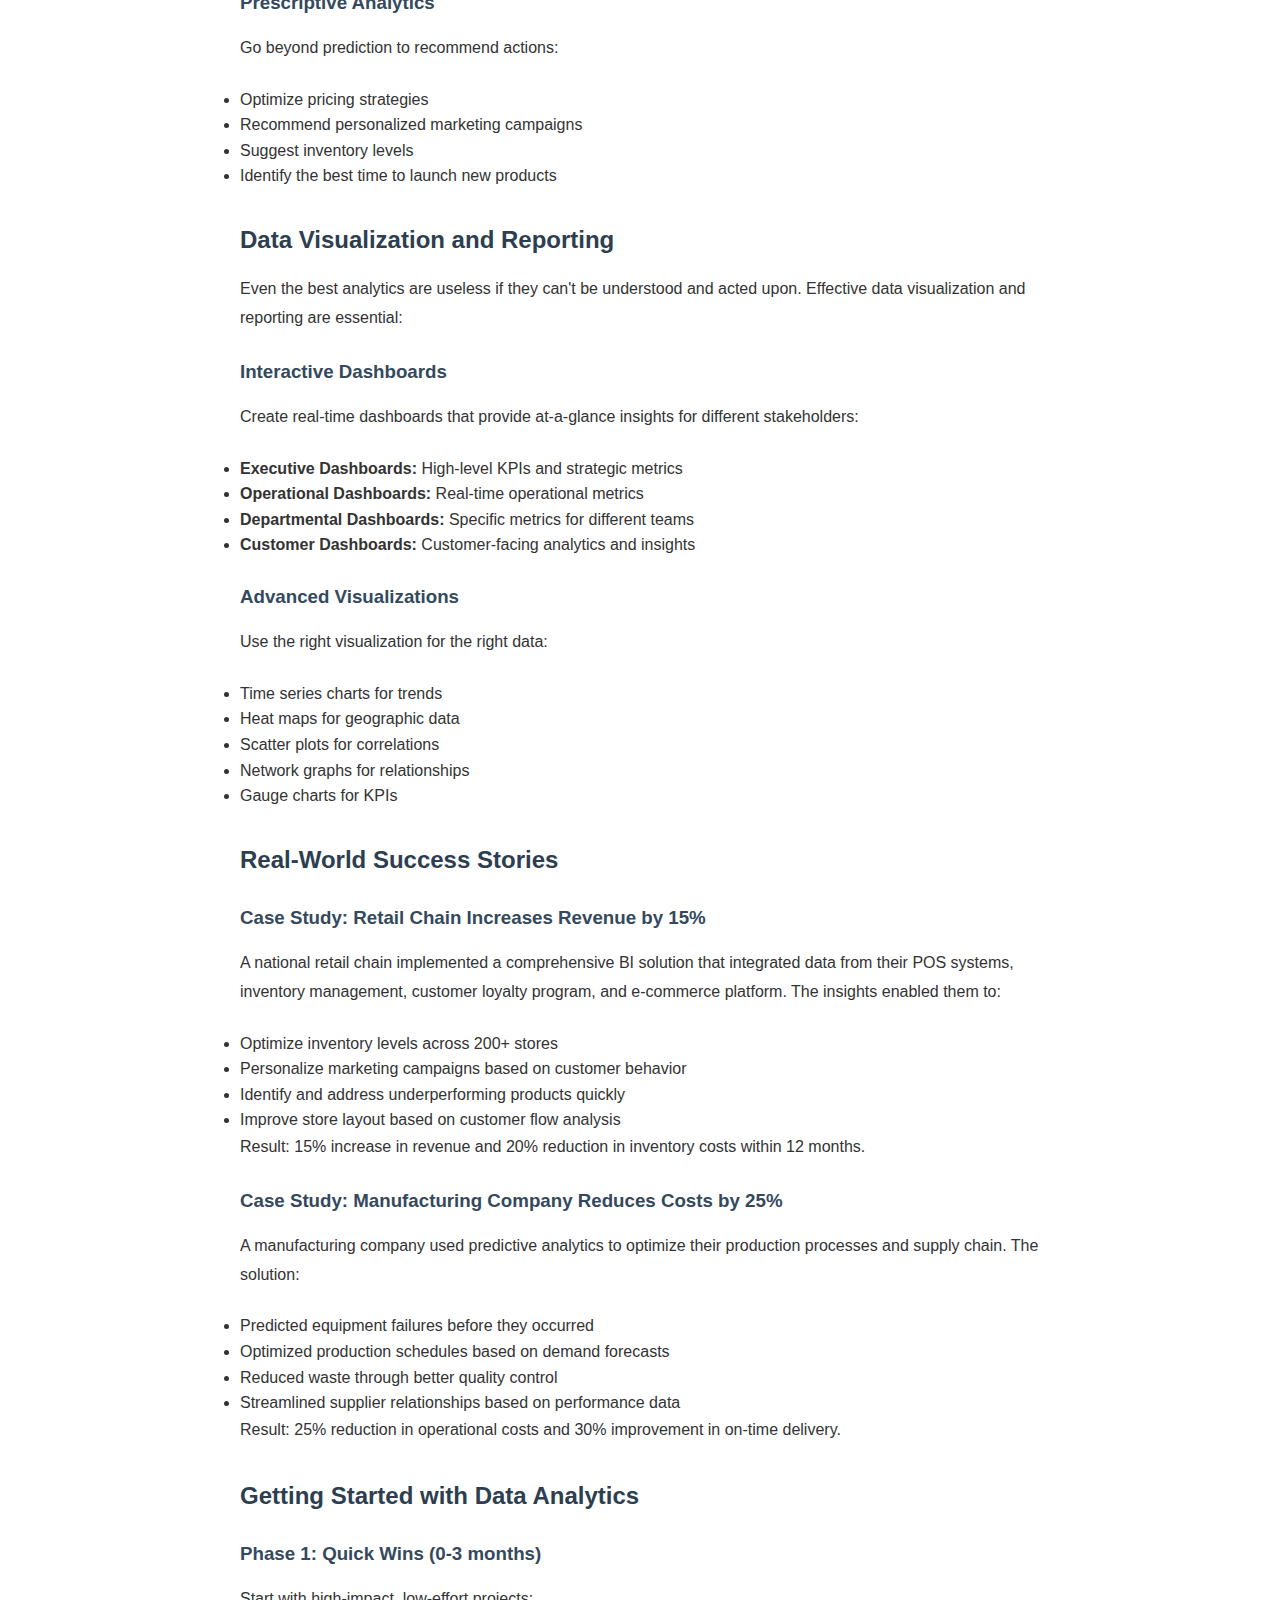
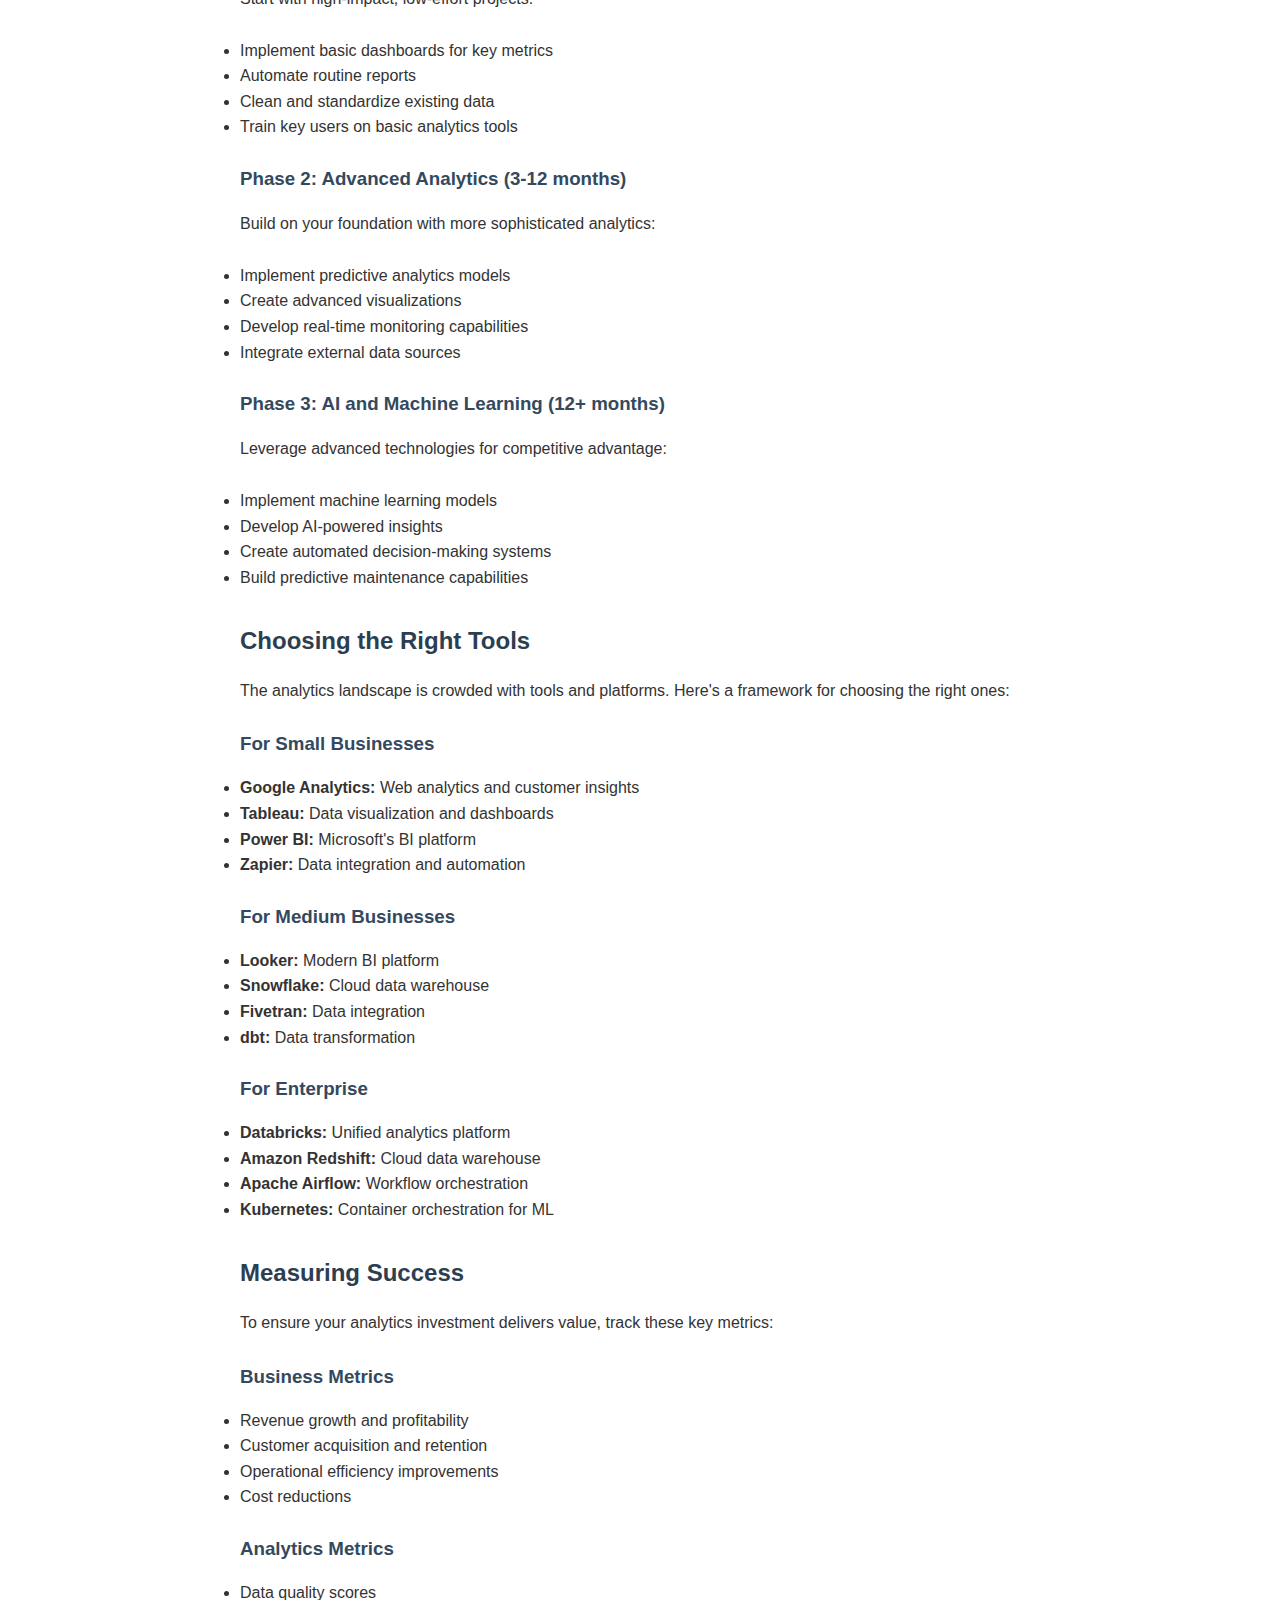
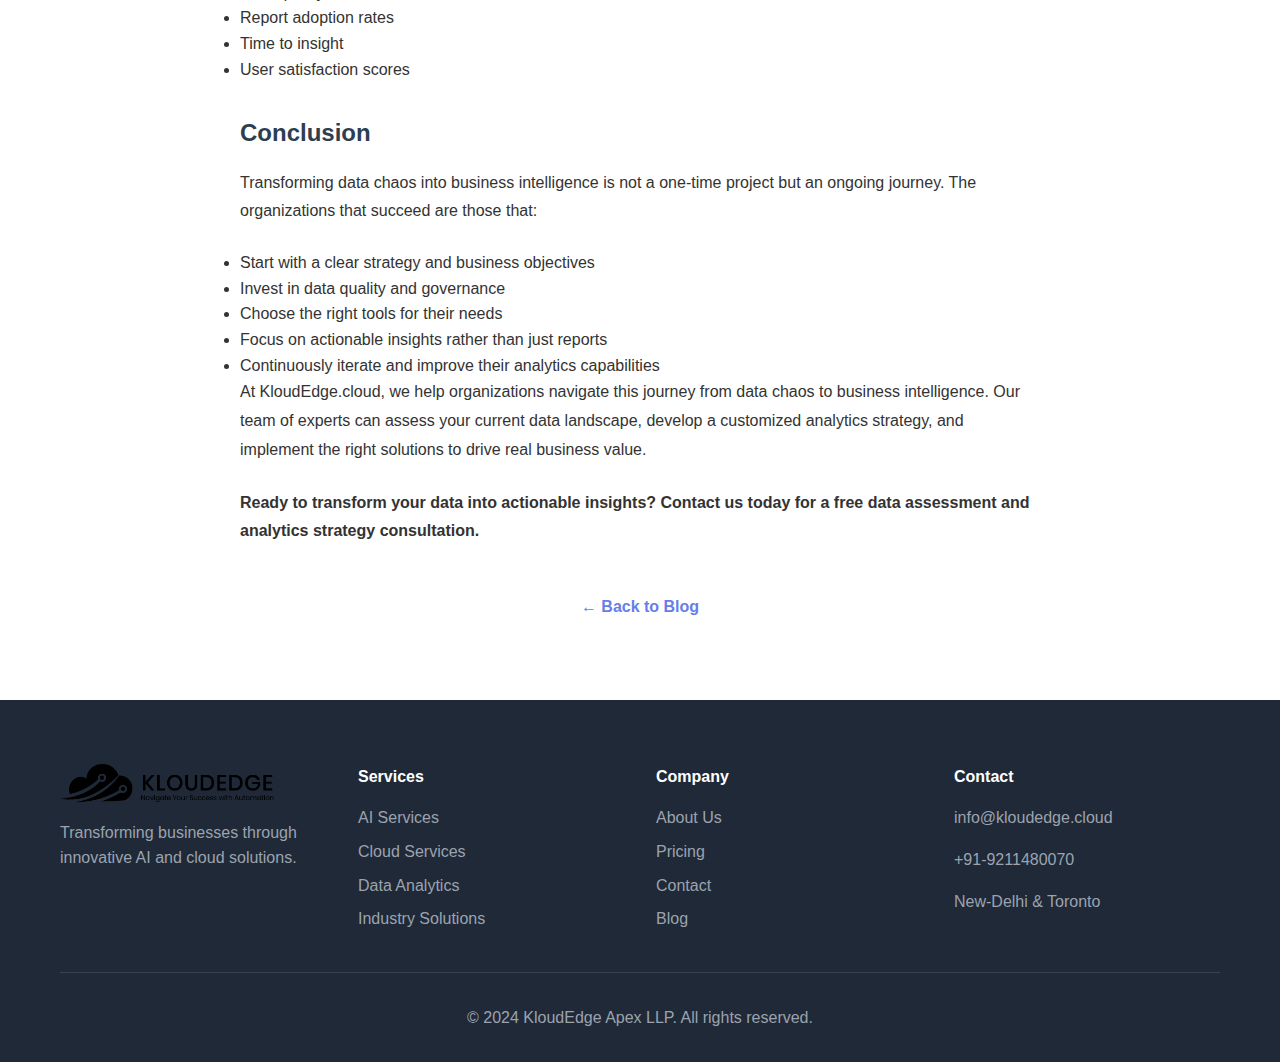
<file: blog/data-analytics-guide.html>
<!DOCTYPE html>
<html lang="en">
<head>
    <meta charset="UTF-8">
    <meta name="viewport" content="width=device-width, initial-scale=1.0">
    <title>From Data Chaos to Business Intelligence: A Complete Guide - KloudEdge.cloud</title>
    <meta name="description" content="Learn how to transform your scattered data into actionable insights that drive better decision-making and business growth.">
    <link rel="stylesheet" href="../styles.css">
    <link rel="icon" type="image/x-icon" href="../assets/logo.png">
    <!-- Google tag (gtag.js) -->
    <script async src="https://www.googletagmanager.com/gtag/js?id=G-NGVVSRFJXQ"></script>
    <script>
      window.dataLayer = window.dataLayer || [];
      function gtag(){dataLayer.push(arguments);} 
      gtag('js', new Date());

      gtag('config', 'G-NGVVSRFJXQ');
    </script>
    <style>
        .article-content {
            max-width: 800px;
            margin: 0 auto;
            padding: 2rem 0;
        }
        .article-header {
            text-align: center;
            margin-bottom: 3rem;
        }
        .article-meta {
            color: #666;
            margin: 1rem 0;
        }
        .article-content h2 {
            color: #2c3e50;
            margin: 2rem 0 1rem 0;
        }
        .article-content h3 {
            color: #34495e;
            margin: 1.5rem 0 1rem 0;
        }
        .article-content p {
            line-height: 1.8;
            margin-bottom: 1.5rem;
        }
        .highlight-box {
            background: linear-gradient(135deg, #667eea 0%, #764ba2 100%);
            color: white;
            padding: 2rem;
            border-radius: 10px;
            margin: 2rem 0;
        }
        .back-to-blog {
            text-align: center;
            margin: 3rem 0;
        }
        .back-to-blog a {
            color: #667eea;
            text-decoration: none;
            font-weight: bold;
        }
        .back-to-blog a:hover {
            text-decoration: underline;
        }
    </style>
</head>
<body>
    <!-- Navigation -->
    <nav class="navbar">
        <div class="nav-container">
            <div class="nav-logo">
                <a href="../index.html"><img src="../assets/logo.png" alt="KloudEdge Logo" class="site-logo"></a>
            </div>
            <ul class="nav-menu">
                <li class="nav-item"><a href="../index.html#home" class="nav-link">Home</a></li>
                <li class="nav-item"><a href="../index.html#services" class="nav-link">Services</a></li>
                <li class="nav-item"><a href="../index.html#pricing" class="nav-link">Pricing</a></li>
                <li class="nav-item"><a href="../blog.html" class="nav-link active">Blog</a></li>
                <li class="nav-item"><a href="../index.html#about" class="nav-link">About</a></li>
                <li class="nav-item"><a href="../index.html#contact" class="nav-link">Contact</a></li>
            </ul>
            <div class="hamburger">
                <span class="bar"></span>
                <span class="bar"></span>
                <span class="bar"></span>
            </div>
        </div>
    </nav>

    <!-- Article Content -->
    <div class="container">
        <div class="article-content">
            <div class="article-header">
                <span class="category">Data & Analytics</span>
                <h1>From Data Chaos to Business Intelligence: A Complete Guide</h1>
                <div class="article-meta">
                    <span class="date">July 8, 2024</span>
                    <span class="read-time">10 min read</span>
                    <span class="author">By KloudEdge Team</span>
                </div>
            </div>

            <div class="highlight-box">
                <h3>Key Takeaway</h3>
                <p>Organizations that effectively implement data analytics see 23% higher profitability and 20% faster decision-making compared to their competitors. The key is transforming raw data into actionable business intelligence.</p>
            </div>

            <p>In today's digital economy, data is often referred to as the new oil. However, like crude oil, raw data has little value until it's refined and processed into something useful. Many businesses are drowning in data but starving for insights. This guide will show you how to transform your scattered data into actionable business intelligence that drives growth and competitive advantage.</p>

            <h2>The Data Chaos Problem</h2>

            <p>Most businesses today face a common challenge: they have more data than ever before, but they're struggling to make sense of it. This data chaos manifests in several ways:</p>

            <h3>1. Data Silos</h3>
            <p>Information is scattered across different departments, systems, and formats. Sales data lives in CRM systems, financial data in accounting software, customer data in marketing platforms, and operational data in various business applications. This fragmentation makes it nearly impossible to get a complete picture of your business.</p>

            <h3>2. Poor Data Quality</h3>
            <p>Inconsistent formats, missing values, duplicate records, and outdated information plague many organizations. Poor data quality leads to unreliable insights and poor decision-making.</p>

            <h3>3. Lack of Real-Time Access</h3>
            <p>Business leaders often make decisions based on outdated information. By the time reports are generated and distributed, the data may be weeks or months old, making it irrelevant for timely decision-making.</p>

            <h3>4. Limited Analytical Capabilities</h3>
            <p>Many organizations lack the tools and expertise to perform advanced analytics. They're stuck with basic reporting and simple dashboards that don't provide the deep insights needed for strategic decision-making.</p>

            <h2>The Business Intelligence Solution</h2>

            <p>Business Intelligence (BI) is the process of transforming raw data into meaningful and actionable insights. A well-implemented BI strategy can help organizations:</p>

            <ul>
                <li>Make data-driven decisions</li>
                <li>Identify trends and opportunities</li>
                <li>Improve operational efficiency</li>
                <li>Enhance customer experience</li>
                <li>Reduce costs and increase revenue</li>
                <li>Gain competitive advantage</li>
            </ul>

            <h2>Building Your Data Analytics Foundation</h2>

            <h3>Step 1: Data Assessment and Strategy</h3>
            <p>Before diving into analytics, you need to understand what data you have and what you need. This involves:</p>

            <ul>
                <li><strong>Data Inventory:</strong> Catalog all your data sources, formats, and quality issues</li>
                <li><strong>Business Requirements:</strong> Identify the key questions your business needs to answer</li>
                <li><strong>Data Governance:</strong> Establish policies for data quality, security, and access</li>
                <li><strong>Technology Stack:</strong> Choose the right tools for your needs and budget</li>
            </ul>

            <h3>Step 2: Data Integration and Warehousing</h3>
            <p>Once you understand your data landscape, the next step is to bring it all together:</p>

            <ul>
                <li><strong>ETL Processes:</strong> Extract, transform, and load data from various sources</li>
                <li><strong>Data Warehouse:</strong> Create a centralized repository for all your data</li>
                <li><strong>Data Lakes:</strong> Store raw data for advanced analytics and machine learning</li>
                <li><strong>Real-Time Integration:</strong> Set up streaming data pipelines for live insights</li>
            </ul>

            <h3>Step 3: Data Quality and Governance</h3>
            <p>Data quality is critical for reliable analytics. Implement processes to:</p>

            <ul>
                <li>Clean and validate data</li>
                <li>Establish data standards and definitions</li>
                <li>Monitor data quality metrics</li>
                <li>Ensure data security and compliance</li>
            </ul>

            <h2>Advanced Analytics and Insights</h2>

            <h3>Descriptive Analytics</h3>
            <p>Start with understanding what happened. Descriptive analytics answers questions like:</p>
            <ul>
                <li>What were our sales last month?</li>
                <li>Which products are performing best?</li>
                <li>What is our customer retention rate?</li>
                <li>How efficient are our operations?</li>
            </ul>

            <h3>Diagnostic Analytics</h3>
            <p>Move beyond what happened to understand why it happened:</p>
            <ul>
                <li>Why did sales increase in Q3?</li>
                <li>What factors contributed to customer churn?</li>
                <li>Which marketing campaigns were most effective?</li>
                <li>What caused the production delays?</li>
            </ul>

            <h3>Predictive Analytics</h3>
            <p>Use historical data to predict future outcomes:</p>
            <ul>
                <li>Forecast sales for the next quarter</li>
                <li>Predict customer lifetime value</li>
                <li>Identify customers at risk of churning</li>
                <li>Anticipate equipment maintenance needs</li>
            </ul>

            <h3>Prescriptive Analytics</h3>
            <p>Go beyond prediction to recommend actions:</p>
            <ul>
                <li>Optimize pricing strategies</li>
                <li>Recommend personalized marketing campaigns</li>
                <li>Suggest inventory levels</li>
                <li>Identify the best time to launch new products</li>
            </ul>

            <h2>Data Visualization and Reporting</h2>

            <p>Even the best analytics are useless if they can't be understood and acted upon. Effective data visualization and reporting are essential:</p>

            <h3>Interactive Dashboards</h3>
            <p>Create real-time dashboards that provide at-a-glance insights for different stakeholders:</p>
            <ul>
                <li><strong>Executive Dashboards:</strong> High-level KPIs and strategic metrics</li>
                <li><strong>Operational Dashboards:</strong> Real-time operational metrics</li>
                <li><strong>Departmental Dashboards:</strong> Specific metrics for different teams</li>
                <li><strong>Customer Dashboards:</strong> Customer-facing analytics and insights</li>
            </ul>

            <h3>Advanced Visualizations</h3>
            <p>Use the right visualization for the right data:</p>
            <ul>
                <li>Time series charts for trends</li>
                <li>Heat maps for geographic data</li>
                <li>Scatter plots for correlations</li>
                <li>Network graphs for relationships</li>
                <li>Gauge charts for KPIs</li>
            </ul>

            <h2>Real-World Success Stories</h2>

            <h3>Case Study: Retail Chain Increases Revenue by 15%</h3>
            <p>A national retail chain implemented a comprehensive BI solution that integrated data from their POS systems, inventory management, customer loyalty program, and e-commerce platform. The insights enabled them to:</p>
            <ul>
                <li>Optimize inventory levels across 200+ stores</li>
                <li>Personalize marketing campaigns based on customer behavior</li>
                <li>Identify and address underperforming products quickly</li>
                <li>Improve store layout based on customer flow analysis</li>
            </ul>
            <p>Result: 15% increase in revenue and 20% reduction in inventory costs within 12 months.</p>

            <h3>Case Study: Manufacturing Company Reduces Costs by 25%</h3>
            <p>A manufacturing company used predictive analytics to optimize their production processes and supply chain. The solution:</p>
            <ul>
                <li>Predicted equipment failures before they occurred</li>
                <li>Optimized production schedules based on demand forecasts</li>
                <li>Reduced waste through better quality control</li>
                <li>Streamlined supplier relationships based on performance data</li>
            </ul>
            <p>Result: 25% reduction in operational costs and 30% improvement in on-time delivery.</p>

            <h2>Getting Started with Data Analytics</h2>

            <h3>Phase 1: Quick Wins (0-3 months)</h3>
            <p>Start with high-impact, low-effort projects:</p>
            <ul>
                <li>Implement basic dashboards for key metrics</li>
                <li>Automate routine reports</li>
                <li>Clean and standardize existing data</li>
                <li>Train key users on basic analytics tools</li>
            </ul>

            <h3>Phase 2: Advanced Analytics (3-12 months)</h3>
            <p>Build on your foundation with more sophisticated analytics:</p>
            <ul>
                <li>Implement predictive analytics models</li>
                <li>Create advanced visualizations</li>
                <li>Develop real-time monitoring capabilities</li>
                <li>Integrate external data sources</li>
            </ul>

            <h3>Phase 3: AI and Machine Learning (12+ months)</h3>
            <p>Leverage advanced technologies for competitive advantage:</p>
            <ul>
                <li>Implement machine learning models</li>
                <li>Develop AI-powered insights</li>
                <li>Create automated decision-making systems</li>
                <li>Build predictive maintenance capabilities</li>
            </ul>

            <h2>Choosing the Right Tools</h2>

            <p>The analytics landscape is crowded with tools and platforms. Here's a framework for choosing the right ones:</p>

            <h3>For Small Businesses</h3>
            <ul>
                <li><strong>Google Analytics:</strong> Web analytics and customer insights</li>
                <li><strong>Tableau:</strong> Data visualization and dashboards</li>
                <li><strong>Power BI:</strong> Microsoft's BI platform</li>
                <li><strong>Zapier:</strong> Data integration and automation</li>
            </ul>

            <h3>For Medium Businesses</h3>
            <ul>
                <li><strong>Looker:</strong> Modern BI platform</li>
                <li><strong>Snowflake:</strong> Cloud data warehouse</li>
                <li><strong>Fivetran:</strong> Data integration</li>
                <li><strong>dbt:</strong> Data transformation</li>
            </ul>

            <h3>For Enterprise</h3>
            <ul>
                <li><strong>Databricks:</strong> Unified analytics platform</li>
                <li><strong>Amazon Redshift:</strong> Cloud data warehouse</li>
                <li><strong>Apache Airflow:</strong> Workflow orchestration</li>
                <li><strong>Kubernetes:</strong> Container orchestration for ML</li>
            </ul>

            <h2>Measuring Success</h2>

            <p>To ensure your analytics investment delivers value, track these key metrics:</p>

            <h3>Business Metrics</h3>
            <ul>
                <li>Revenue growth and profitability</li>
                <li>Customer acquisition and retention</li>
                <li>Operational efficiency improvements</li>
                <li>Cost reductions</li>
            </ul>

            <h3>Analytics Metrics</h3>
            <ul>
                <li>Data quality scores</li>
                <li>Report adoption rates</li>
                <li>Time to insight</li>
                <li>User satisfaction scores</li>
            </ul>

            <h2>Conclusion</h2>

            <p>Transforming data chaos into business intelligence is not a one-time project but an ongoing journey. The organizations that succeed are those that:</p>

            <ul>
                <li>Start with a clear strategy and business objectives</li>
                <li>Invest in data quality and governance</li>
                <li>Choose the right tools for their needs</li>
                <li>Focus on actionable insights rather than just reports</li>
                <li>Continuously iterate and improve their analytics capabilities</li>
            </ul>

            <p>At KloudEdge.cloud, we help organizations navigate this journey from data chaos to business intelligence. Our team of experts can assess your current data landscape, develop a customized analytics strategy, and implement the right solutions to drive real business value.</p>

            <p><strong>Ready to transform your data into actionable insights? Contact us today for a free data assessment and analytics strategy consultation.</strong></p>

            <div class="back-to-blog">
                <a href="../blog.html">← Back to Blog</a>
            </div>
        </div>
    </div>

    <!-- Footer -->
    <footer class="footer">
        <div class="container">
            <div class="footer-content">
                <div class="footer-section">
                    <a href="../index.html"><img src="../assets/logo.png" alt="KloudEdge Logo" class="site-logo-footer"></a>
                    <p>Transforming businesses through innovative AI and cloud solutions.</p>
                </div>
                <div class="footer-section">
                    <h4>Services</h4>
                    <ul>
                        <li><a href="../services/ai-services.html">AI Services</a></li>
                        <li><a href="../services/cloud-services.html">Cloud Services</a></li>
                        <li><a href="../services/data-analytics.html">Data Analytics</a></li>
                        <li><a href="../services/industry-solutions.html">Industry Solutions</a></li>
                    </ul>
                </div>
                <div class="footer-section">
                    <h4>Company</h4>
                    <ul>
                        <li><a href="../index.html#about">About Us</a></li>
                        <li><a href="../index.html#pricing">Pricing</a></li>
                        <li><a href="../index.html#contact">Contact</a></li>
                        <li><a href="../blog.html">Blog</a></li>
                    </ul>
                </div>
                <div class="footer-section">
                    <h4>Contact</h4>
                    <p>info@kloudedge.cloud</p>
                    <p>+91-9211480070</p>
                    <p>New-Delhi & Toronto</p>
                </div>
            </div>
            <div class="footer-bottom">
                <p>&copy; 2024 KloudEdge Apex LLP. All rights reserved.</p>
            </div>
        </div>
    </footer>

    <script src="../script.js"></script>
</body>
</html>
</file>
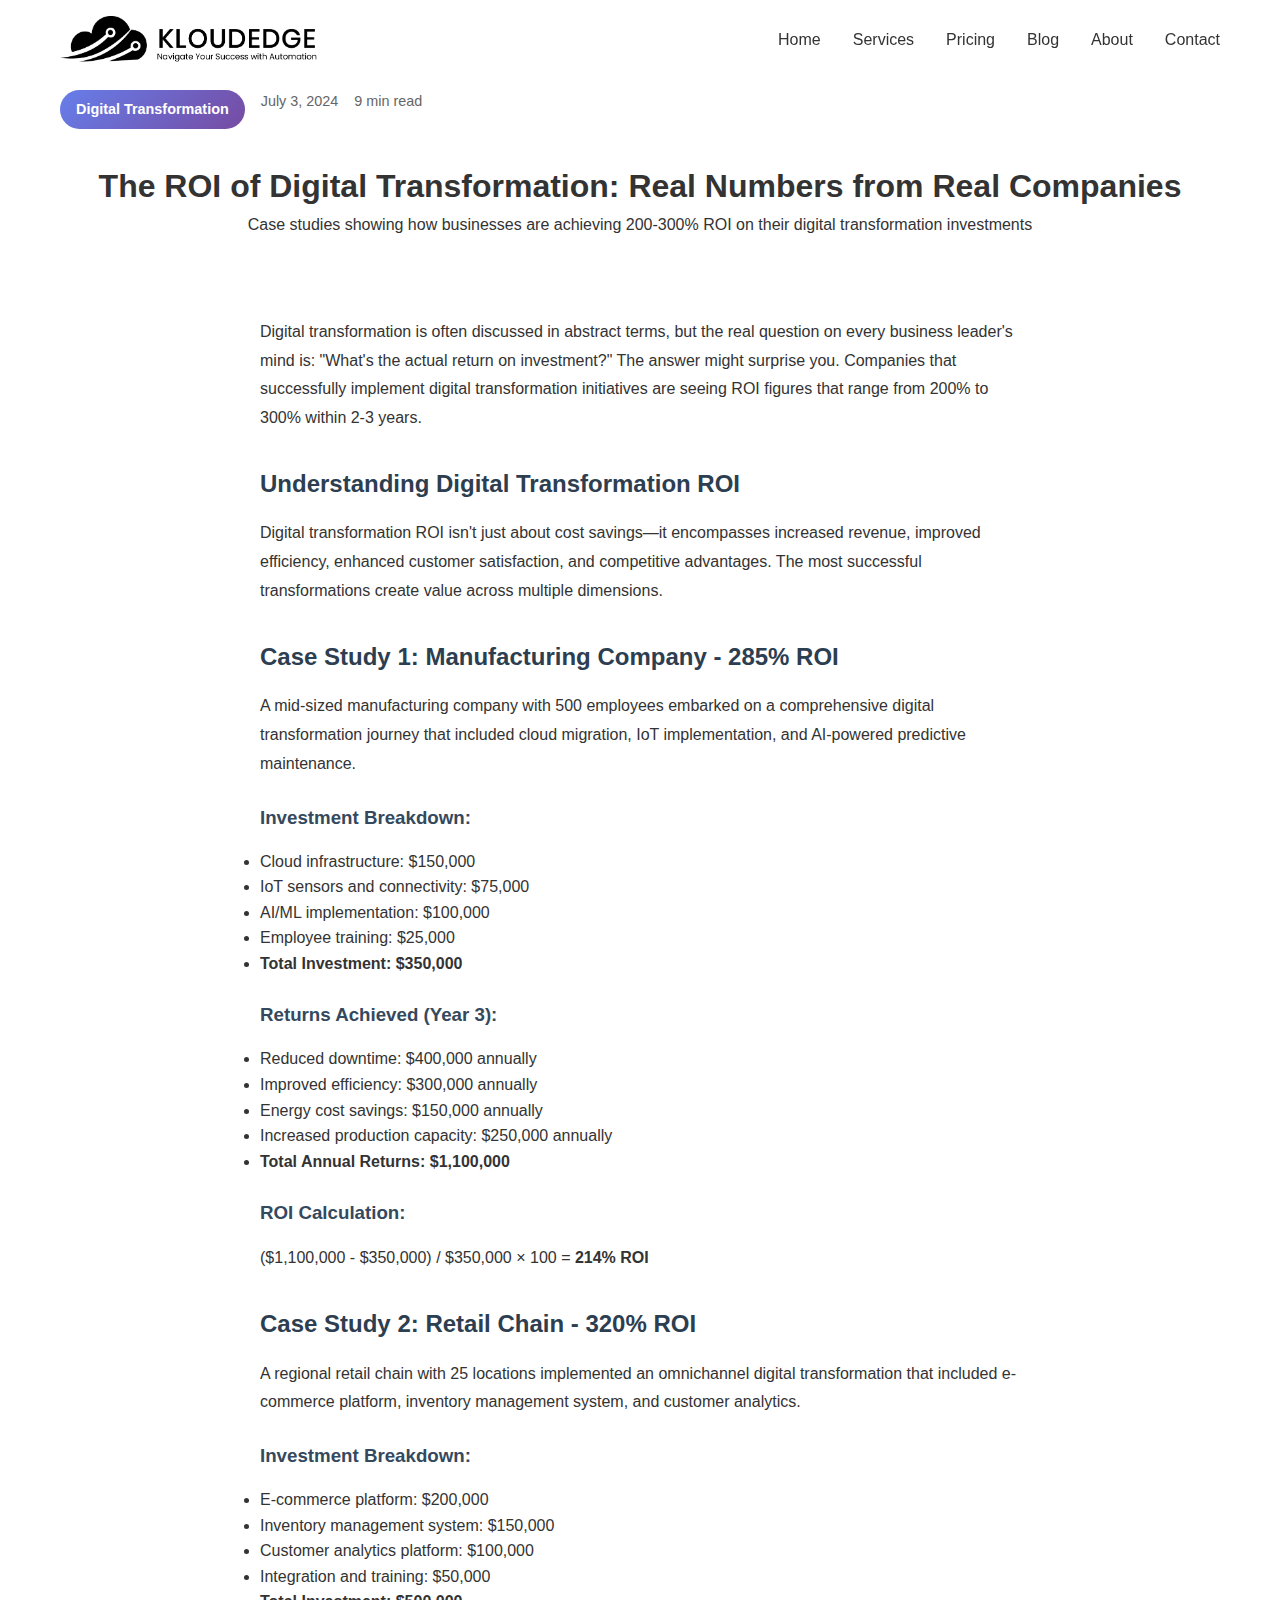
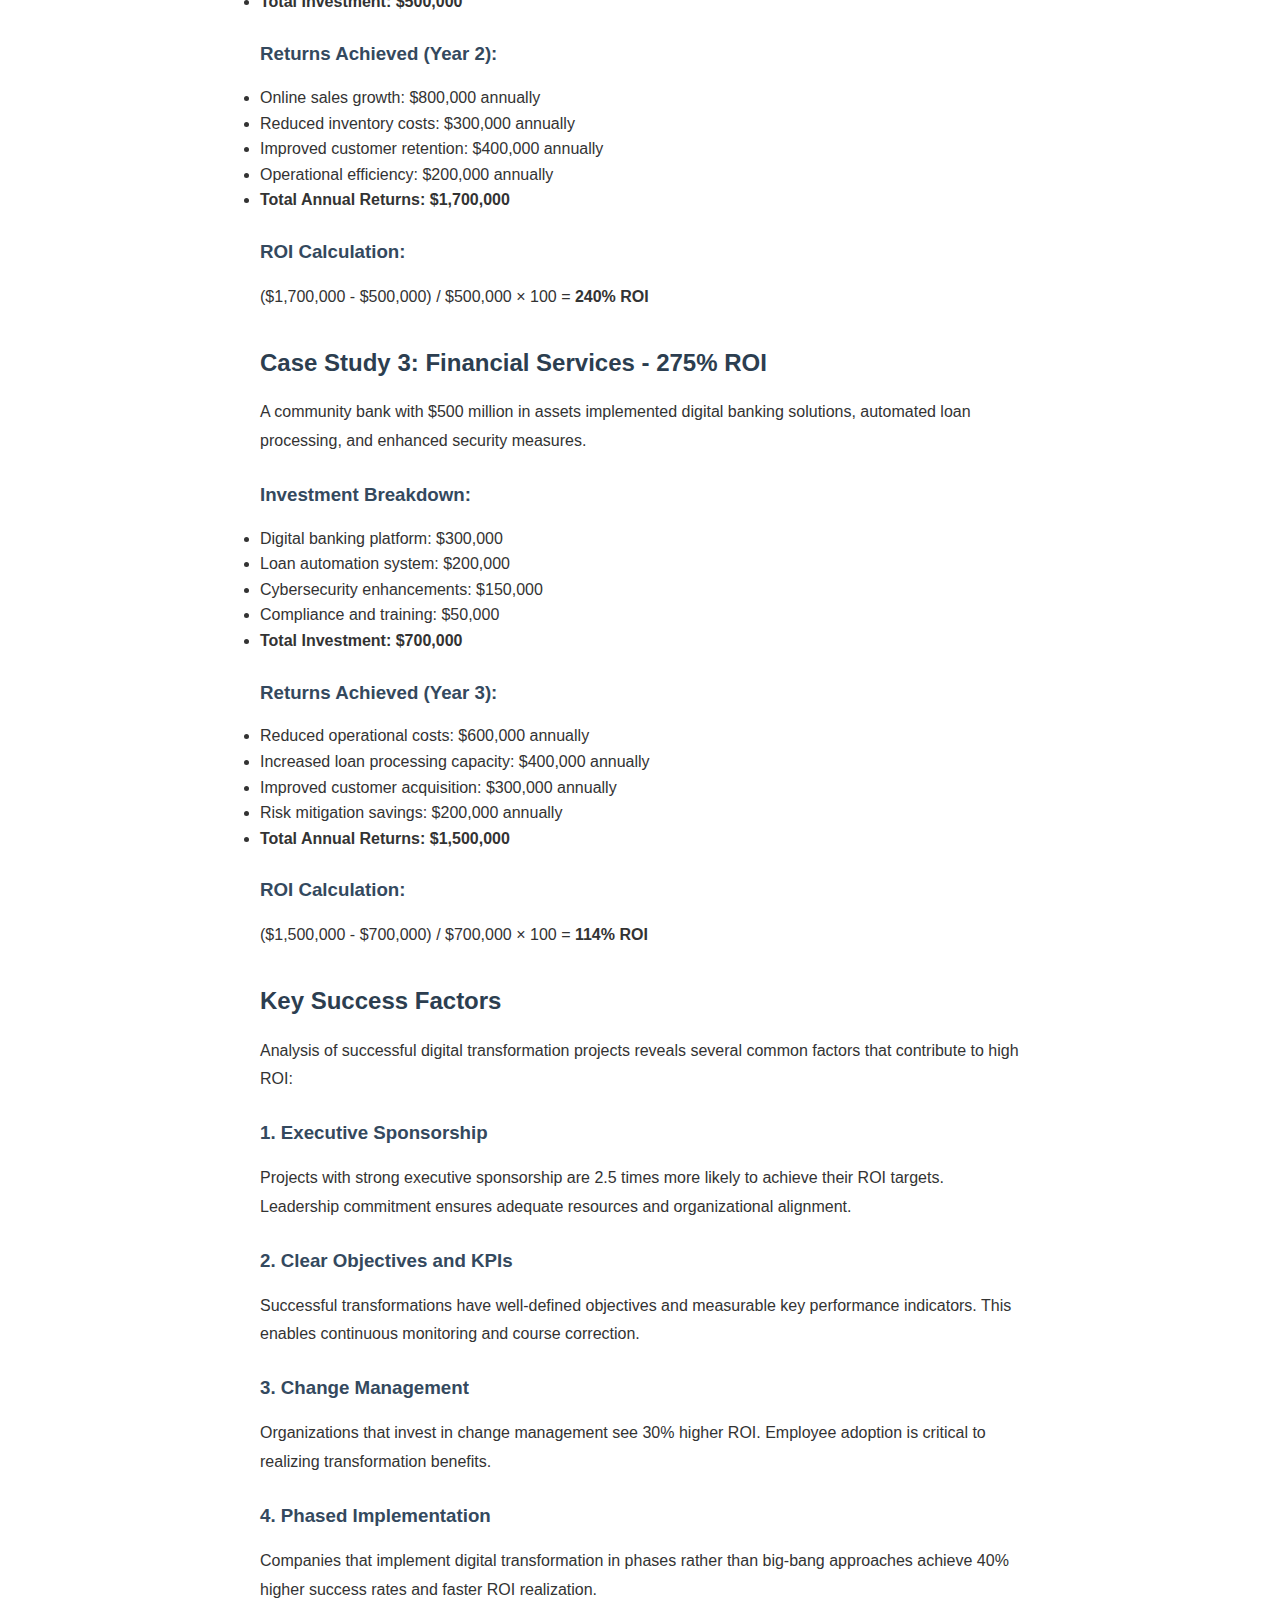
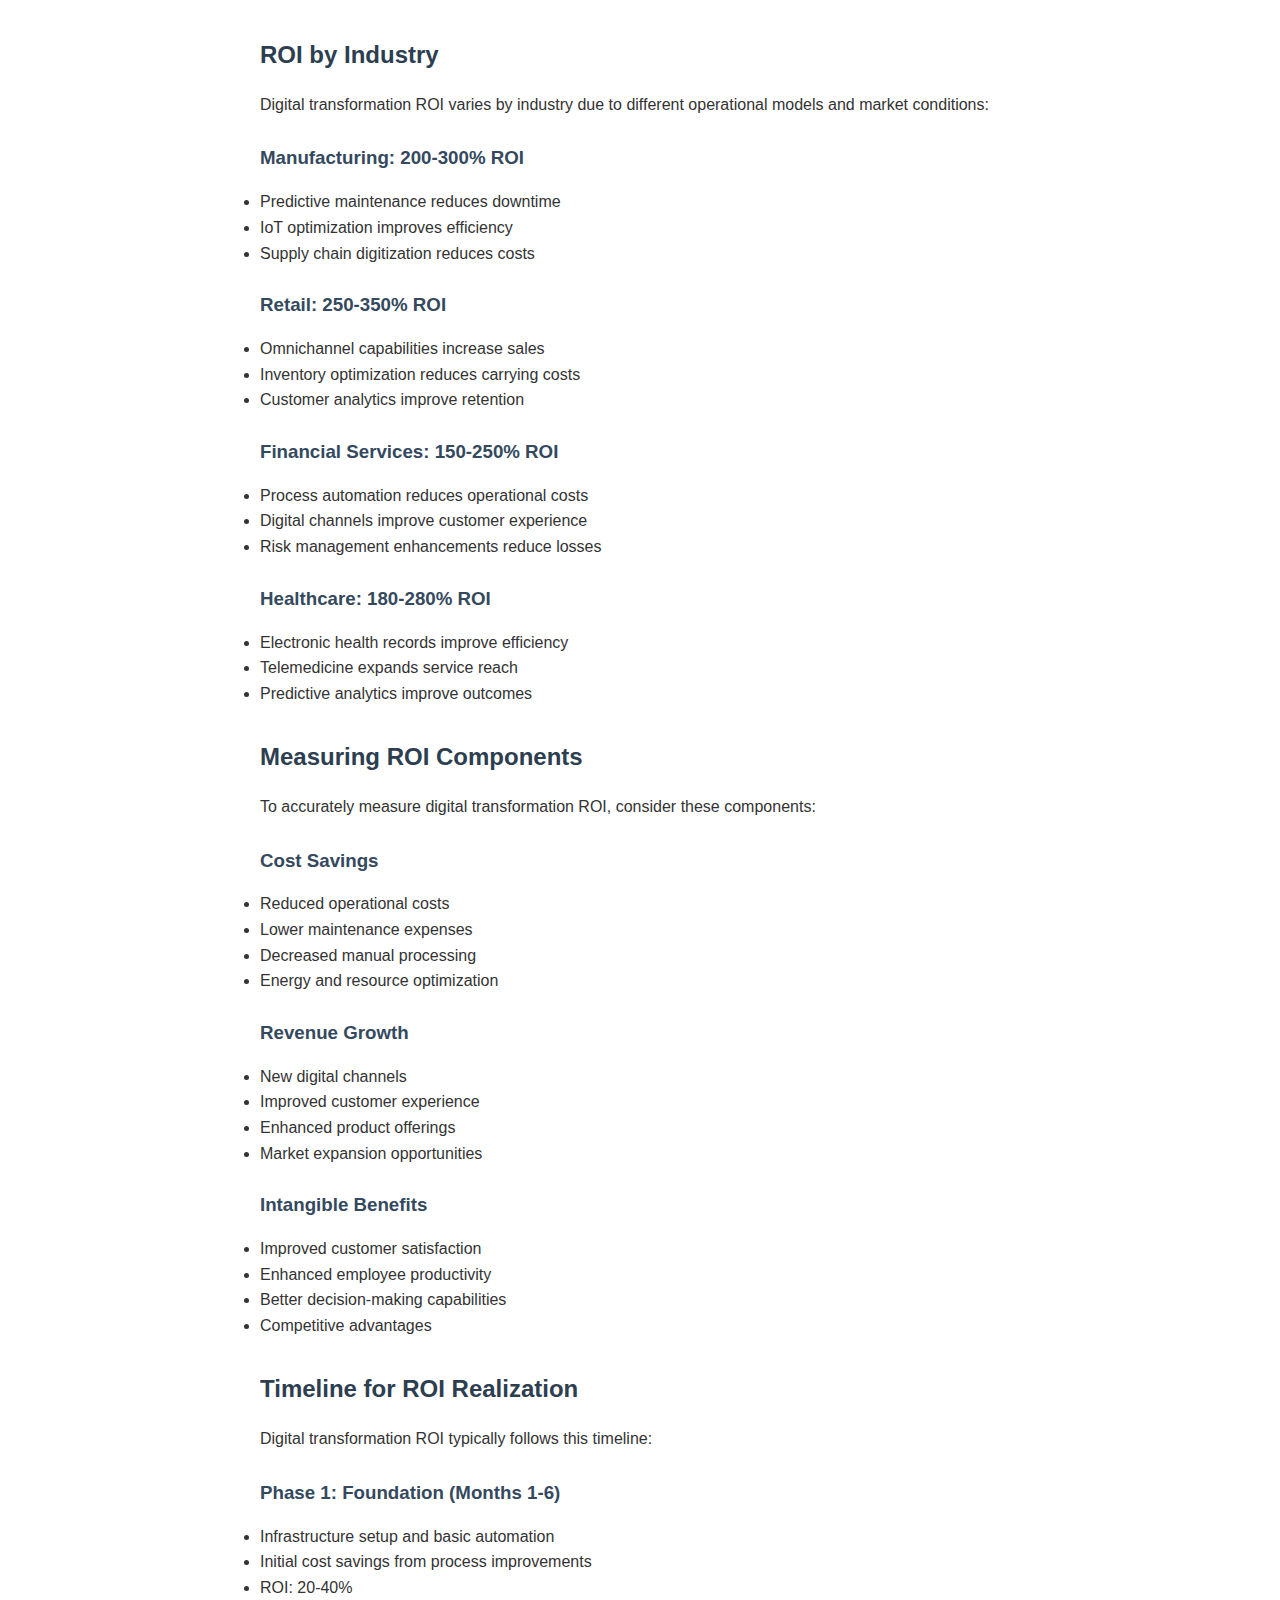
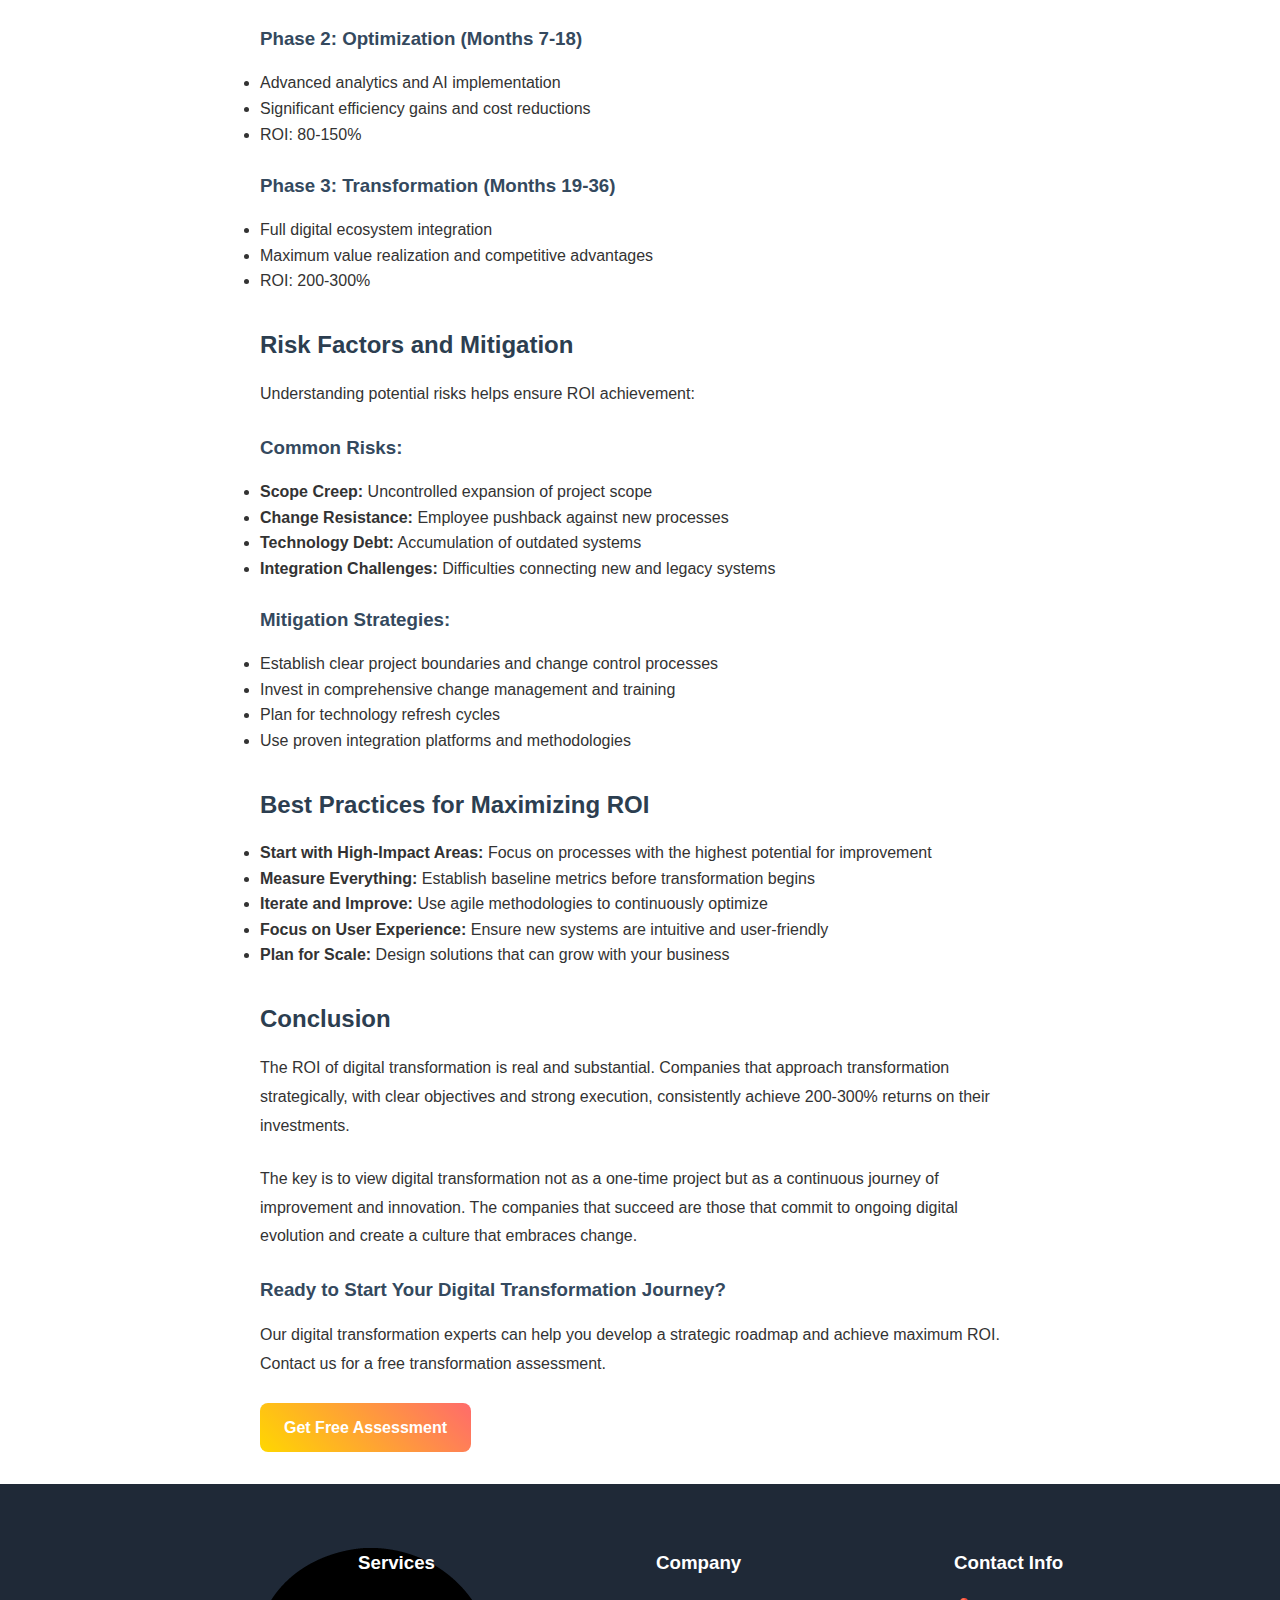
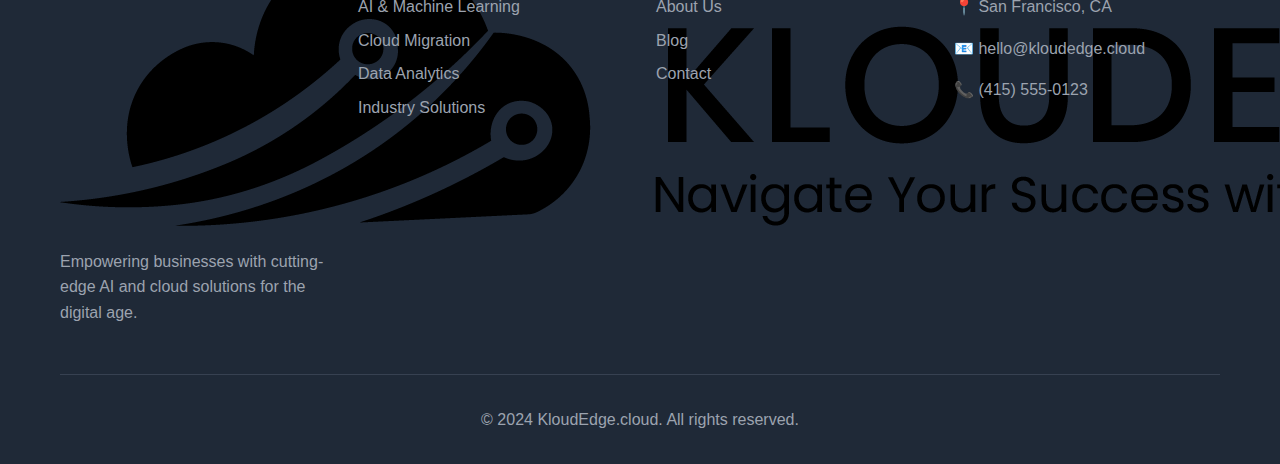
<file: blog/digital-transformation-roi.html>
<!DOCTYPE html>
<html lang="en">
<head>
    <meta charset="UTF-8">
    <meta name="viewport" content="width=device-width, initial-scale=1.0">
    <title>The ROI of Digital Transformation: Real Numbers from Real Companies - KloudEdge.cloud</title>
    <meta name="description" content="Case studies showing how businesses are achieving 200-300% ROI on their digital transformation investments. Learn from real success stories.">
    <link rel="stylesheet" href="../styles.css">
    <link rel="icon" type="image/x-icon" href="../assets/logo.png">
    <!-- HubSpot Embed Code -->
    <script type="text/javascript" id="hs-script-loader" async defer src="//js.hsforms.net/forms/embed/v2.js"></script>
    <!-- Google tag (gtag.js) -->
    <script async src="https://www.googletagmanager.com/gtag/js?id=G-NGVVSRFJXQ"></script>
    <script>
      window.dataLayer = window.dataLayer || [];
      function gtag(){dataLayer.push(arguments);} 
      gtag('js', new Date());

      gtag('config', 'G-NGVVSRFJXQ');
    </script>
</head>
<body>
    <!-- Navigation -->
    <nav class="navbar">
        <div class="nav-container">
            <div class="nav-logo">
                <a href="../index.html"><img src="../assets/logo.png" alt="KloudEdge Logo" class="site-logo"></a>
            </div>
            <ul class="nav-menu">
                <li class="nav-item"><a href="../index.html#home" class="nav-link">Home</a></li>
                <li class="nav-item"><a href="../index.html#services" class="nav-link">Services</a></li>
                <li class="nav-item"><a href="../index.html#pricing" class="nav-link">Pricing</a></li>
                <li class="nav-item"><a href="../blog.html" class="nav-link active">Blog</a></li>
                <li class="nav-item"><a href="../index.html#about" class="nav-link">About</a></li>
                <li class="nav-item"><a href="../index.html#contact" class="nav-link">Contact</a></li>
            </ul>
            <div class="hamburger">
                <span class="bar"></span>
                <span class="bar"></span>
                <span class="bar"></span>
            </div>
        </div>
    </nav>

    <!-- Article Header -->
    <section class="article-header" style="margin-top: 90px;">
        <div class="container">
            <div class="article-meta">
                <span class="category">Digital Transformation</span>
                <span class="date">July 3, 2024</span>
                <span class="read-time">9 min read</span>
            </div>
            <h1>The ROI of Digital Transformation: Real Numbers from Real Companies</h1>
            <p class="article-subtitle">Case studies showing how businesses are achieving 200-300% ROI on their digital transformation investments</p>
        </div>
    </section>

    <!-- Article Content -->
    <section class="article-content">
        <div class="container">
            <div class="article-body">
                <p>Digital transformation is often discussed in abstract terms, but the real question on every business leader's mind is: "What's the actual return on investment?" The answer might surprise you. Companies that successfully implement digital transformation initiatives are seeing ROI figures that range from 200% to 300% within 2-3 years.</p>

                <h2>Understanding Digital Transformation ROI</h2>
                <p>Digital transformation ROI isn't just about cost savings—it encompasses increased revenue, improved efficiency, enhanced customer satisfaction, and competitive advantages. The most successful transformations create value across multiple dimensions.</p>

                <h2>Case Study 1: Manufacturing Company - 285% ROI</h2>
                <p>A mid-sized manufacturing company with 500 employees embarked on a comprehensive digital transformation journey that included cloud migration, IoT implementation, and AI-powered predictive maintenance.</p>

                <h3>Investment Breakdown:</h3>
                <ul>
                    <li>Cloud infrastructure: $150,000</li>
                    <li>IoT sensors and connectivity: $75,000</li>
                    <li>AI/ML implementation: $100,000</li>
                    <li>Employee training: $25,000</li>
                    <li><strong>Total Investment: $350,000</strong></li>
                </ul>

                <h3>Returns Achieved (Year 3):</h3>
                <ul>
                    <li>Reduced downtime: $400,000 annually</li>
                    <li>Improved efficiency: $300,000 annually</li>
                    <li>Energy cost savings: $150,000 annually</li>
                    <li>Increased production capacity: $250,000 annually</li>
                    <li><strong>Total Annual Returns: $1,100,000</strong></li>
                </ul>

                <h3>ROI Calculation:</h3>
                <p>($1,100,000 - $350,000) / $350,000 × 100 = <strong>214% ROI</strong></p>

                <h2>Case Study 2: Retail Chain - 320% ROI</h2>
                <p>A regional retail chain with 25 locations implemented an omnichannel digital transformation that included e-commerce platform, inventory management system, and customer analytics.</p>

                <h3>Investment Breakdown:</h3>
                <ul>
                    <li>E-commerce platform: $200,000</li>
                    <li>Inventory management system: $150,000</li>
                    <li>Customer analytics platform: $100,000</li>
                    <li>Integration and training: $50,000</li>
                    <li><strong>Total Investment: $500,000</strong></li>
                </ul>

                <h3>Returns Achieved (Year 2):</h3>
                <ul>
                    <li>Online sales growth: $800,000 annually</li>
                    <li>Reduced inventory costs: $300,000 annually</li>
                    <li>Improved customer retention: $400,000 annually</li>
                    <li>Operational efficiency: $200,000 annually</li>
                    <li><strong>Total Annual Returns: $1,700,000</strong></li>
                </ul>

                <h3>ROI Calculation:</h3>
                <p>($1,700,000 - $500,000) / $500,000 × 100 = <strong>240% ROI</strong></p>

                <h2>Case Study 3: Financial Services - 275% ROI</h2>
                <p>A community bank with $500 million in assets implemented digital banking solutions, automated loan processing, and enhanced security measures.</p>

                <h3>Investment Breakdown:</h3>
                <ul>
                    <li>Digital banking platform: $300,000</li>
                    <li>Loan automation system: $200,000</li>
                    <li>Cybersecurity enhancements: $150,000</li>
                    <li>Compliance and training: $50,000</li>
                    <li><strong>Total Investment: $700,000</strong></li>
                </ul>

                <h3>Returns Achieved (Year 3):</h3>
                <ul>
                    <li>Reduced operational costs: $600,000 annually</li>
                    <li>Increased loan processing capacity: $400,000 annually</li>
                    <li>Improved customer acquisition: $300,000 annually</li>
                    <li>Risk mitigation savings: $200,000 annually</li>
                    <li><strong>Total Annual Returns: $1,500,000</strong></li>
                </ul>

                <h3>ROI Calculation:</h3>
                <p>($1,500,000 - $700,000) / $700,000 × 100 = <strong>114% ROI</strong></p>

                <h2>Key Success Factors</h2>
                <p>Analysis of successful digital transformation projects reveals several common factors that contribute to high ROI:</p>

                <h3>1. Executive Sponsorship</h3>
                <p>Projects with strong executive sponsorship are 2.5 times more likely to achieve their ROI targets. Leadership commitment ensures adequate resources and organizational alignment.</p>

                <h3>2. Clear Objectives and KPIs</h3>
                <p>Successful transformations have well-defined objectives and measurable key performance indicators. This enables continuous monitoring and course correction.</p>

                <h3>3. Change Management</h3>
                <p>Organizations that invest in change management see 30% higher ROI. Employee adoption is critical to realizing transformation benefits.</p>

                <h3>4. Phased Implementation</h3>
                <p>Companies that implement digital transformation in phases rather than big-bang approaches achieve 40% higher success rates and faster ROI realization.</p>

                <h2>ROI by Industry</h2>
                <p>Digital transformation ROI varies by industry due to different operational models and market conditions:</p>

                <h3>Manufacturing: 200-300% ROI</h3>
                <ul>
                    <li>Predictive maintenance reduces downtime</li>
                    <li>IoT optimization improves efficiency</li>
                    <li>Supply chain digitization reduces costs</li>
                </ul>

                <h3>Retail: 250-350% ROI</h3>
                <ul>
                    <li>Omnichannel capabilities increase sales</li>
                    <li>Inventory optimization reduces carrying costs</li>
                    <li>Customer analytics improve retention</li>
                </ul>

                <h3>Financial Services: 150-250% ROI</h3>
                <ul>
                    <li>Process automation reduces operational costs</li>
                    <li>Digital channels improve customer experience</li>
                    <li>Risk management enhancements reduce losses</li>
                </ul>

                <h3>Healthcare: 180-280% ROI</h3>
                <ul>
                    <li>Electronic health records improve efficiency</li>
                    <li>Telemedicine expands service reach</li>
                    <li>Predictive analytics improve outcomes</li>
                </ul>

                <h2>Measuring ROI Components</h2>
                <p>To accurately measure digital transformation ROI, consider these components:</p>

                <h3>Cost Savings</h3>
                <ul>
                    <li>Reduced operational costs</li>
                    <li>Lower maintenance expenses</li>
                    <li>Decreased manual processing</li>
                    <li>Energy and resource optimization</li>
                </ul>

                <h3>Revenue Growth</h3>
                <ul>
                    <li>New digital channels</li>
                    <li>Improved customer experience</li>
                    <li>Enhanced product offerings</li>
                    <li>Market expansion opportunities</li>
                </ul>

                <h3>Intangible Benefits</h3>
                <ul>
                    <li>Improved customer satisfaction</li>
                    <li>Enhanced employee productivity</li>
                    <li>Better decision-making capabilities</li>
                    <li>Competitive advantages</li>
                </ul>

                <h2>Timeline for ROI Realization</h2>
                <p>Digital transformation ROI typically follows this timeline:</p>

                <h3>Phase 1: Foundation (Months 1-6)</h3>
                <ul>
                    <li>Infrastructure setup and basic automation</li>
                    <li>Initial cost savings from process improvements</li>
                    <li>ROI: 20-40%</li>
                </ul>

                <h3>Phase 2: Optimization (Months 7-18)</h3>
                <ul>
                    <li>Advanced analytics and AI implementation</li>
                    <li>Significant efficiency gains and cost reductions</li>
                    <li>ROI: 80-150%</li>
                </ul>

                <h3>Phase 3: Transformation (Months 19-36)</h3>
                <ul>
                    <li>Full digital ecosystem integration</li>
                    <li>Maximum value realization and competitive advantages</li>
                    <li>ROI: 200-300%</li>
                </ul>

                <h2>Risk Factors and Mitigation</h2>
                <p>Understanding potential risks helps ensure ROI achievement:</p>

                <h3>Common Risks:</h3>
                <ul>
                    <li><strong>Scope Creep:</strong> Uncontrolled expansion of project scope</li>
                    <li><strong>Change Resistance:</strong> Employee pushback against new processes</li>
                    <li><strong>Technology Debt:</strong> Accumulation of outdated systems</li>
                    <li><strong>Integration Challenges:</strong> Difficulties connecting new and legacy systems</li>
                </ul>

                <h3>Mitigation Strategies:</h3>
                <ul>
                    <li>Establish clear project boundaries and change control processes</li>
                    <li>Invest in comprehensive change management and training</li>
                    <li>Plan for technology refresh cycles</li>
                    <li>Use proven integration platforms and methodologies</li>
                </ul>

                <h2>Best Practices for Maximizing ROI</h2>
                <ul>
                    <li><strong>Start with High-Impact Areas:</strong> Focus on processes with the highest potential for improvement</li>
                    <li><strong>Measure Everything:</strong> Establish baseline metrics before transformation begins</li>
                    <li><strong>Iterate and Improve:</strong> Use agile methodologies to continuously optimize</li>
                    <li><strong>Focus on User Experience:</strong> Ensure new systems are intuitive and user-friendly</li>
                    <li><strong>Plan for Scale:</strong> Design solutions that can grow with your business</li>
                </ul>

                <h2>Conclusion</h2>
                <p>The ROI of digital transformation is real and substantial. Companies that approach transformation strategically, with clear objectives and strong execution, consistently achieve 200-300% returns on their investments.</p>

                <p>The key is to view digital transformation not as a one-time project but as a continuous journey of improvement and innovation. The companies that succeed are those that commit to ongoing digital evolution and create a culture that embraces change.</p>

                <div class="article-cta">
                    <h3>Ready to Start Your Digital Transformation Journey?</h3>
                    <p>Our digital transformation experts can help you develop a strategic roadmap and achieve maximum ROI. Contact us for a free transformation assessment.</p>
                    <a href="../index.html#contact" class="btn btn-primary">Get Free Assessment</a>
                </div>
            </div>
        </div>
    </section>

    <!-- Footer -->
    <footer class="footer">
        <div class="container">
            <div class="footer-content">
                <div class="footer-section">
                    <img src="../assets/logo.png" alt="KloudEdge.cloud" class="footer-logo">
                    <p>Empowering businesses with cutting-edge AI and cloud solutions for the digital age.</p>
                </div>
                <div class="footer-section">
                    <h3>Services</h3>
                    <ul>
                        <li><a href="../services/ai-services.html">AI & Machine Learning</a></li>
                        <li><a href="../services/cloud-services.html">Cloud Migration</a></li>
                        <li><a href="../services/data-analytics.html">Data Analytics</a></li>
                        <li><a href="../services/industry-solutions.html">Industry Solutions</a></li>
                    </ul>
                </div>
                <div class="footer-section">
                    <h3>Company</h3>
                    <ul>
                        <li><a href="../index.html#about">About Us</a></li>
                        <li><a href="../blog.html">Blog</a></li>
                        <li><a href="../index.html#contact">Contact</a></li>
                    </ul>
                </div>
                <div class="footer-section">
                    <h3>Contact Info</h3>
                    <p>📍 San Francisco, CA</p>
                    <p>📧 hello@kloudedge.cloud</p>
                    <p>📞 (415) 555-0123</p>
                </div>
            </div>
            <div class="footer-bottom">
                <p>&copy; 2024 KloudEdge.cloud. All rights reserved.</p>
            </div>
        </div>
    </footer>

    <script src="../script.js"></script>
</body>
</html>
</file>
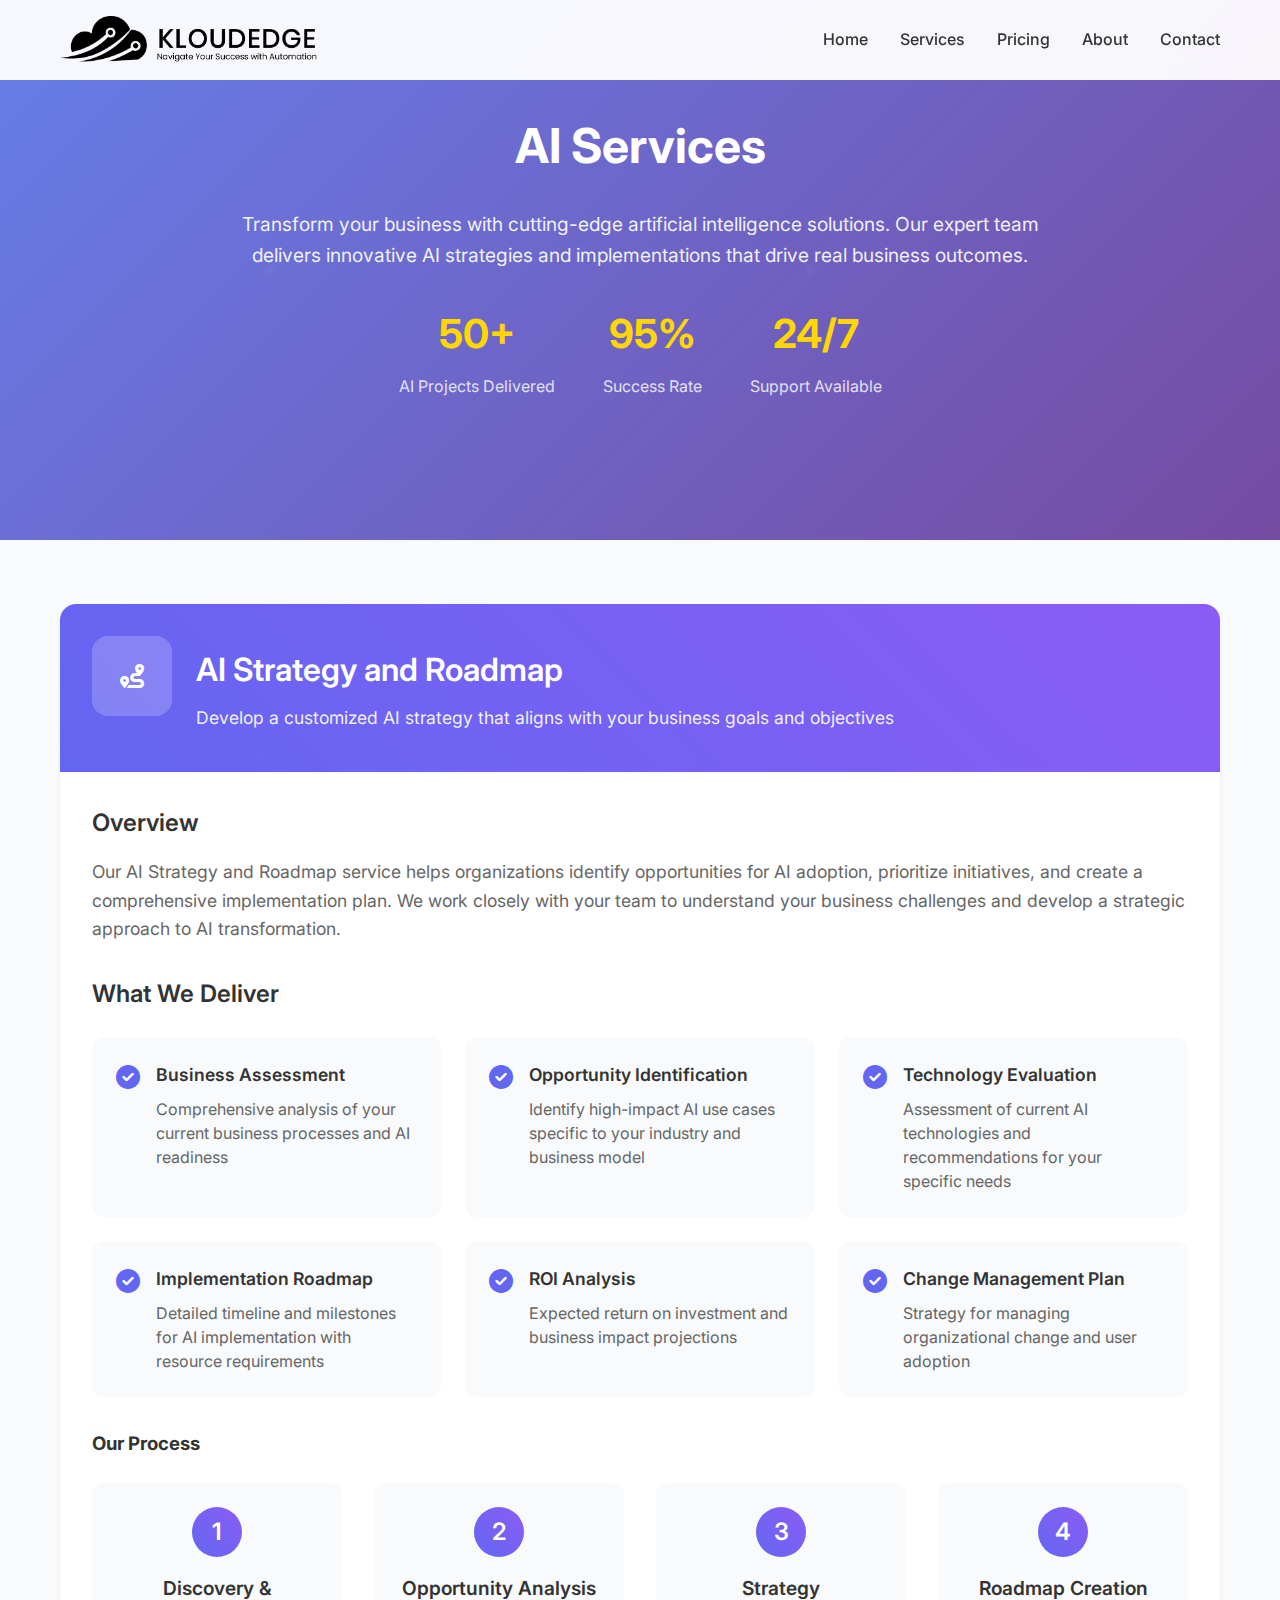
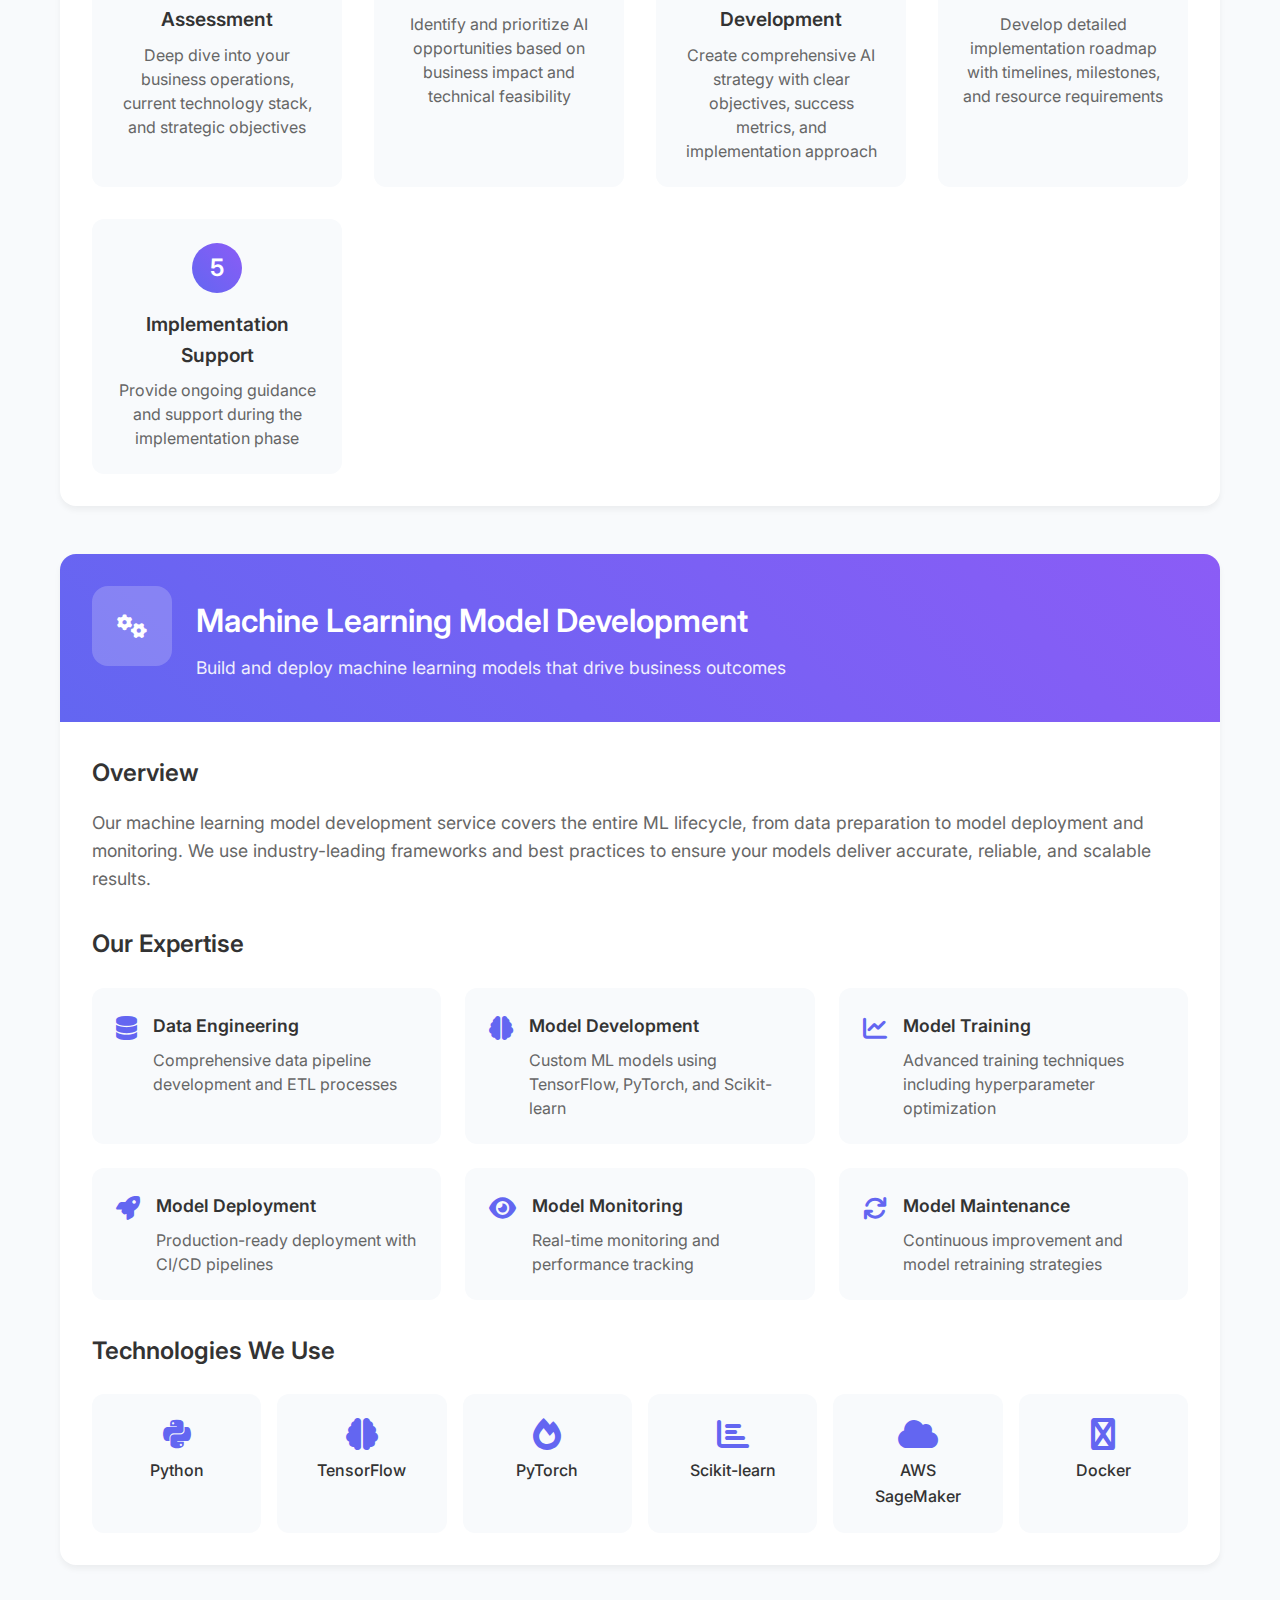
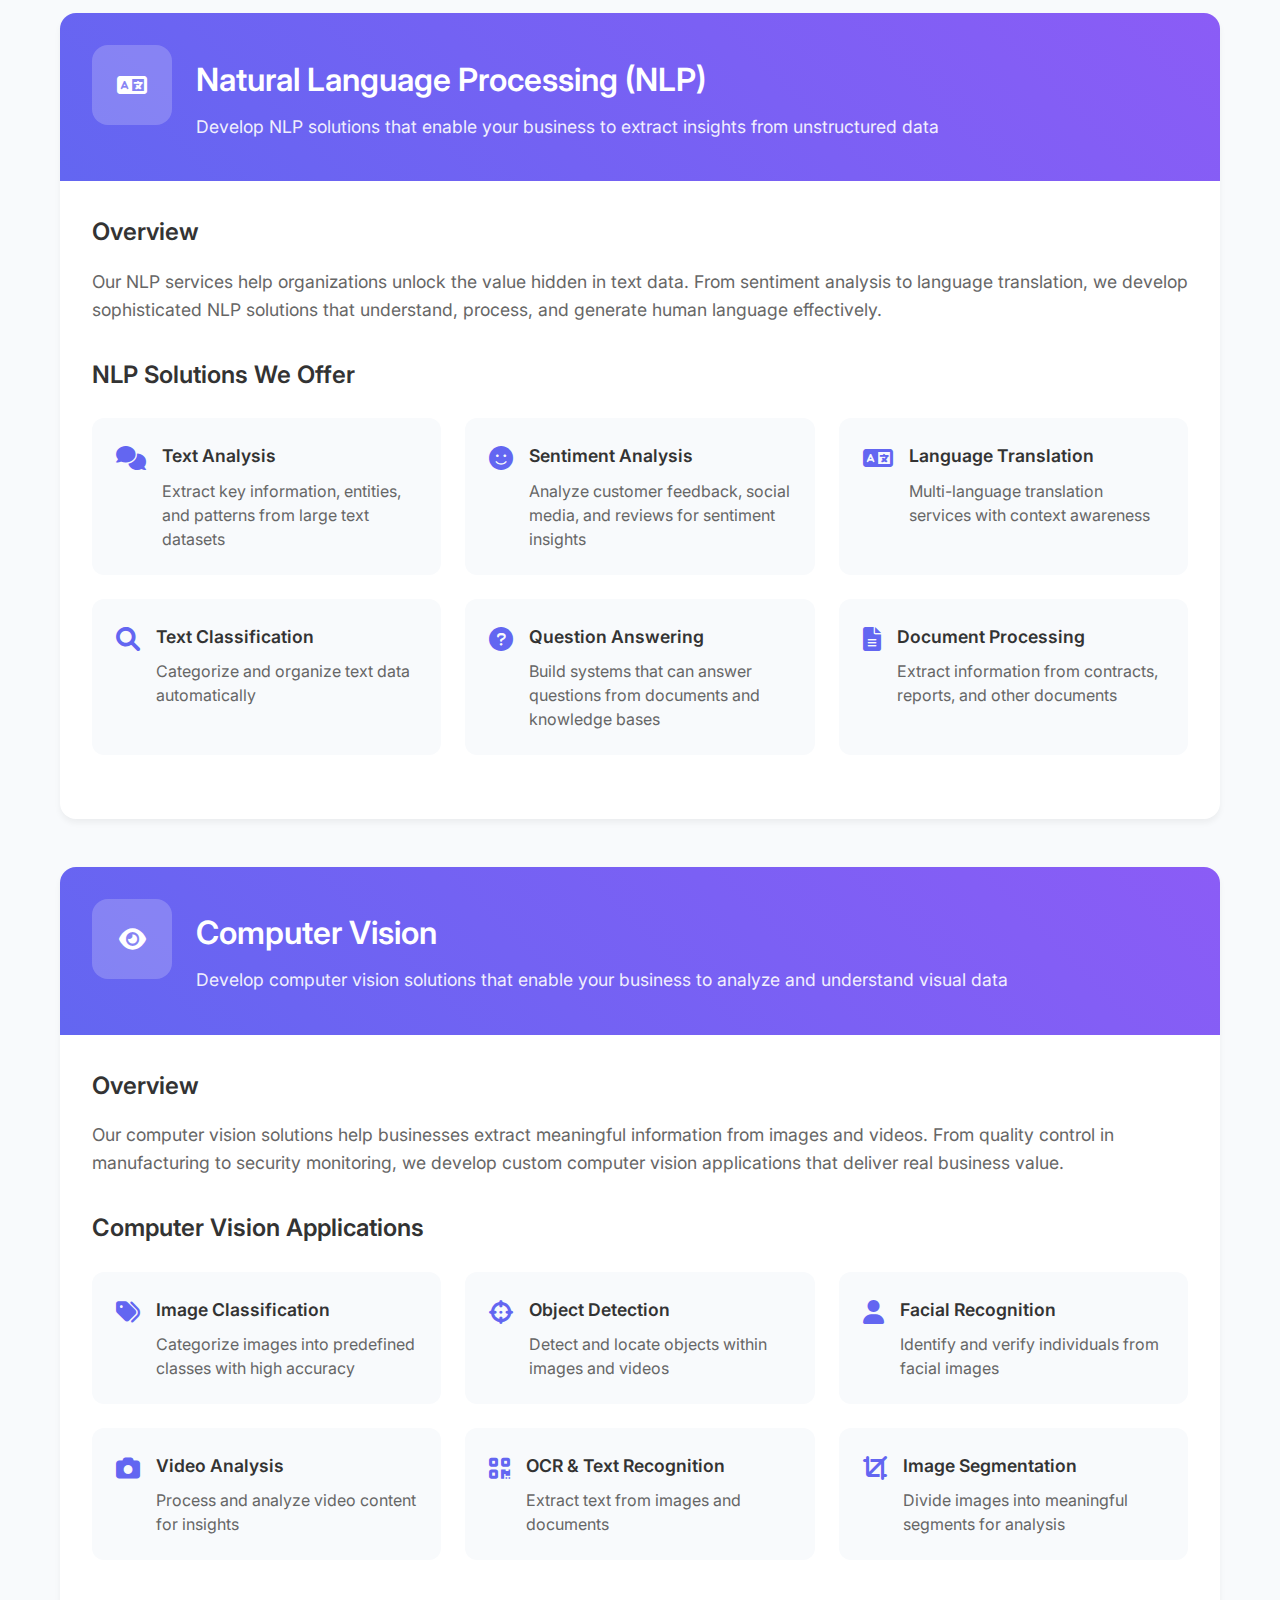
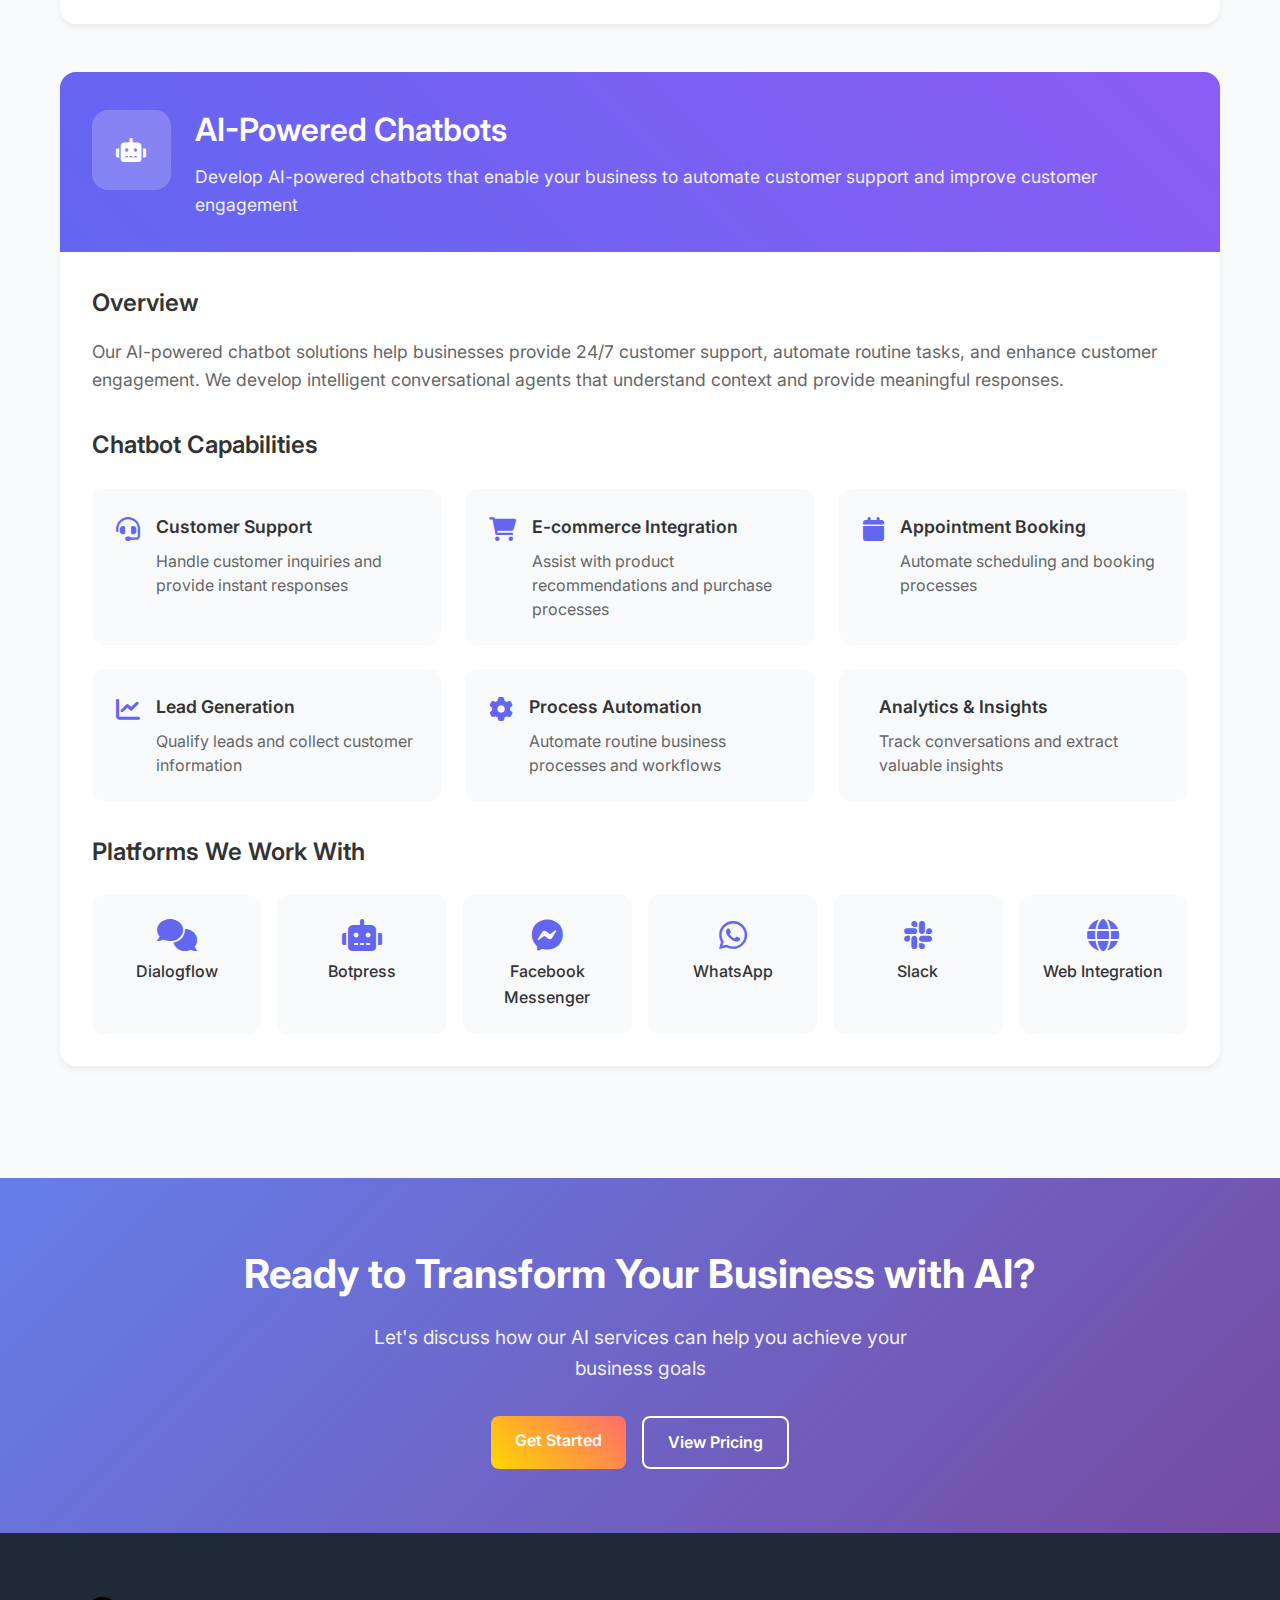
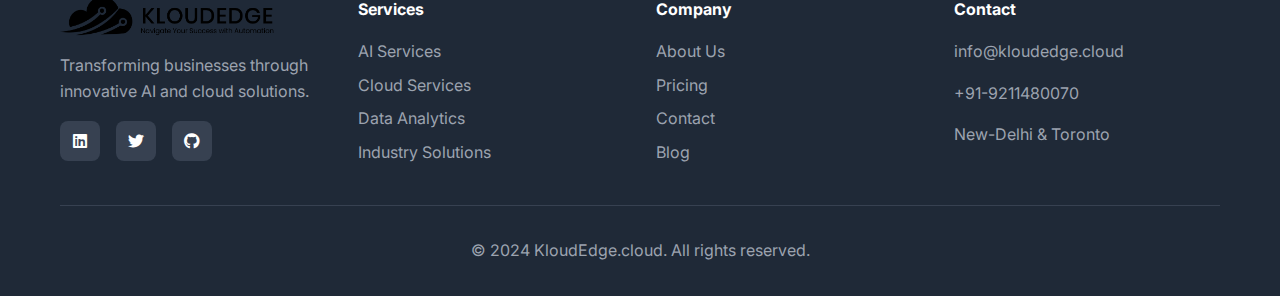
<file: services/ai-services.html>
<!DOCTYPE html>
<html lang="en">
<head>
    <meta charset="UTF-8">
    <meta name="viewport" content="width=device-width, initial-scale=1.0">
    <title>AI Services - KloudEdge.cloud</title>
    <link rel="icon" type="image/x-icon" href="data:image/svg+xml,<svg xmlns='http://www.w3.org/2000/svg' viewBox='0 0 100 100'><text y='.9em' font-size='90'>☁️</text></svg>">
    <link rel="stylesheet" href="../styles.css">
    <link href="https://fonts.googleapis.com/css2?family=Inter:wght@300;400;500;600;700&display=swap" rel="stylesheet">
    <link rel="stylesheet" href="https://cdnjs.cloudflare.com/ajax/libs/font-awesome/6.0.0/css/all.min.css">
    <!-- Google tag (gtag.js) -->
    <script async src="https://www.googletagmanager.com/gtag/js?id=G-NGVVSRFJXQ"></script>
    <script>
      window.dataLayer = window.dataLayer || [];
      function gtag(){dataLayer.push(arguments);} 
      gtag('js', new Date());

      gtag('config', 'G-NGVVSRFJXQ');
    </script>
</head>
<body>
    <!-- Navigation -->
    <nav class="navbar">
        <div class="nav-container">
            <div class="nav-logo">
                <a href="../index.html"><img src="../assets/logo.png" alt="KloudEdge Logo" class="site-logo"></a>
            </div>
            <ul class="nav-menu">
                <li><a href="../index.html#home">Home</a></li>
                <li><a href="../index.html#services">Services</a></li>
                <li><a href="../index.html#pricing">Pricing</a></li>
                <li><a href="../index.html#about">About</a></li>
                <li><a href="../index.html#contact">Contact</a></li>
            </ul>
            <div class="hamburger">
                <span></span>
                <span></span>
                <span></span>
            </div>
        </div>
    </nav>

    <!-- Hero Section -->
    <section class="service-hero">
        <div class="container">
            <div class="service-hero-content">
                <h1>AI Services</h1>
                <p>Transform your business with cutting-edge artificial intelligence solutions. Our expert team delivers innovative AI strategies and implementations that drive real business outcomes.</p>
                <div class="service-hero-stats">
                    <div class="stat">
                        <h3>50+</h3>
                        <p>AI Projects Delivered</p>
                    </div>
                    <div class="stat">
                        <h3>95%</h3>
                        <p>Success Rate</p>
                    </div>
                    <div class="stat">
                        <h3>24/7</h3>
                        <p>Support Available</p>
                    </div>
                </div>
            </div>
        </div>
    </section>

    <!-- Service Details -->
    <section class="service-details">
        <div class="container">
            <!-- AI Strategy and Roadmap -->
            <div class="service-detail-card">
                <div class="service-detail-header">
                    <div class="service-icon">
                        <i class="fas fa-route"></i>
                    </div>
                    <div>
                        <h2>AI Strategy and Roadmap</h2>
                        <p class="service-subtitle">Develop a customized AI strategy that aligns with your business goals and objectives</p>
                    </div>
                </div>
                
                <div class="service-content">
                    <div class="service-overview">
                        <h3>Overview</h3>
                        <p>Our AI Strategy and Roadmap service helps organizations identify opportunities for AI adoption, prioritize initiatives, and create a comprehensive implementation plan. We work closely with your team to understand your business challenges and develop a strategic approach to AI transformation.</p>
                    </div>

                    <div class="service-features">
                        <h3>What We Deliver</h3>
                        <div class="features-grid">
                            <div class="feature-item">
                                <i class="fas fa-check-circle"></i>
                                <div>
                                    <h4>Business Assessment</h4>
                                    <p>Comprehensive analysis of your current business processes and AI readiness</p>
                                </div>
                            </div>
                            <div class="feature-item">
                                <i class="fas fa-check-circle"></i>
                                <div>
                                    <h4>Opportunity Identification</h4>
                                    <p>Identify high-impact AI use cases specific to your industry and business model</p>
                                </div>
                            </div>
                            <div class="feature-item">
                                <i class="fas fa-check-circle"></i>
                                <div>
                                    <h4>Technology Evaluation</h4>
                                    <p>Assessment of current AI technologies and recommendations for your specific needs</p>
                                </div>
                            </div>
                            <div class="feature-item">
                                <i class="fas fa-check-circle"></i>
                                <div>
                                    <h4>Implementation Roadmap</h4>
                                    <p>Detailed timeline and milestones for AI implementation with resource requirements</p>
                                </div>
                            </div>
                            <div class="feature-item">
                                <i class="fas fa-check-circle"></i>
                                <div>
                                    <h4>ROI Analysis</h4>
                                    <p>Expected return on investment and business impact projections</p>
                                </div>
                            </div>
                            <div class="feature-item">
                                <i class="fas fa-check-circle"></i>
                                <div>
                                    <h4>Change Management Plan</h4>
                                    <p>Strategy for managing organizational change and user adoption</p>
                                </div>
                            </div>
                        </div>
                    </div>

                    <div class="service-process">
                        <h3>Our Process</h3>
                        <div class="process-steps">
                            <div class="step">
                                <div class="step-number">1</div>
                                <h4>Discovery & Assessment</h4>
                                <p>Deep dive into your business operations, current technology stack, and strategic objectives</p>
                            </div>
                            <div class="step">
                                <div class="step-number">2</div>
                                <h4>Opportunity Analysis</h4>
                                <p>Identify and prioritize AI opportunities based on business impact and technical feasibility</p>
                            </div>
                            <div class="step">
                                <div class="step-number">3</div>
                                <h4>Strategy Development</h4>
                                <p>Create comprehensive AI strategy with clear objectives, success metrics, and implementation approach</p>
                            </div>
                            <div class="step">
                                <div class="step-number">4</div>
                                <h4>Roadmap Creation</h4>
                                <p>Develop detailed implementation roadmap with timelines, milestones, and resource requirements</p>
                            </div>
                            <div class="step">
                                <div class="step-number">5</div>
                                <h4>Implementation Support</h4>
                                <p>Provide ongoing guidance and support during the implementation phase</p>
                            </div>
                        </div>
                    </div>
                </div>
            </div>

            <!-- Machine Learning Model Development -->
            <div class="service-detail-card">
                <div class="service-detail-header">
                    <div class="service-icon">
                        <i class="fas fa-cogs"></i>
                    </div>
                    <div>
                        <h2>Machine Learning Model Development</h2>
                        <p class="service-subtitle">Build and deploy machine learning models that drive business outcomes</p>
                    </div>
                </div>
                
                <div class="service-content">
                    <div class="service-overview">
                        <h3>Overview</h3>
                        <p>Our machine learning model development service covers the entire ML lifecycle, from data preparation to model deployment and monitoring. We use industry-leading frameworks and best practices to ensure your models deliver accurate, reliable, and scalable results.</p>
                    </div>

                    <div class="service-features">
                        <h3>Our Expertise</h3>
                        <div class="features-grid">
                            <div class="feature-item">
                                <i class="fas fa-database"></i>
                                <div>
                                    <h4>Data Engineering</h4>
                                    <p>Comprehensive data pipeline development and ETL processes</p>
                                </div>
                            </div>
                            <div class="feature-item">
                                <i class="fas fa-brain"></i>
                                <div>
                                    <h4>Model Development</h4>
                                    <p>Custom ML models using TensorFlow, PyTorch, and Scikit-learn</p>
                                </div>
                            </div>
                            <div class="feature-item">
                                <i class="fas fa-chart-line"></i>
                                <div>
                                    <h4>Model Training</h4>
                                    <p>Advanced training techniques including hyperparameter optimization</p>
                                </div>
                            </div>
                            <div class="feature-item">
                                <i class="fas fa-rocket"></i>
                                <div>
                                    <h4>Model Deployment</h4>
                                    <p>Production-ready deployment with CI/CD pipelines</p>
                                </div>
                            </div>
                            <div class="feature-item">
                                <i class="fas fa-eye"></i>
                                <div>
                                    <h4>Model Monitoring</h4>
                                    <p>Real-time monitoring and performance tracking</p>
                                </div>
                            </div>
                            <div class="feature-item">
                                <i class="fas fa-sync"></i>
                                <div>
                                    <h4>Model Maintenance</h4>
                                    <p>Continuous improvement and model retraining strategies</p>
                                </div>
                            </div>
                        </div>
                    </div>

                    <div class="tech-stack">
                        <h3>Technologies We Use</h3>
                        <div class="tech-grid">
                            <div class="tech-item">
                                <i class="fab fa-python"></i>
                                <span>Python</span>
                            </div>
                            <div class="tech-item">
                                <i class="fas fa-brain"></i>
                                <span>TensorFlow</span>
                            </div>
                            <div class="tech-item">
                                <i class="fas fa-fire"></i>
                                <span>PyTorch</span>
                            </div>
                            <div class="tech-item">
                                <i class="fas fa-chart-bar"></i>
                                <span>Scikit-learn</span>
                            </div>
                            <div class="tech-item">
                                <i class="fas fa-cloud"></i>
                                <span>AWS SageMaker</span>
                            </div>
                            <div class="tech-item">
                                <i class="fas fa-docker"></i>
                                <span>Docker</span>
                            </div>
                        </div>
                    </div>
                </div>
            </div>

            <!-- Natural Language Processing -->
            <div class="service-detail-card">
                <div class="service-detail-header">
                    <div class="service-icon">
                        <i class="fas fa-language"></i>
                    </div>
                    <div>
                        <h2>Natural Language Processing (NLP)</h2>
                        <p class="service-subtitle">Develop NLP solutions that enable your business to extract insights from unstructured data</p>
                    </div>
                </div>
                
                <div class="service-content">
                    <div class="service-overview">
                        <h3>Overview</h3>
                        <p>Our NLP services help organizations unlock the value hidden in text data. From sentiment analysis to language translation, we develop sophisticated NLP solutions that understand, process, and generate human language effectively.</p>
                    </div>

                    <div class="service-features">
                        <h3>NLP Solutions We Offer</h3>
                        <div class="features-grid">
                            <div class="feature-item">
                                <i class="fas fa-comments"></i>
                                <div>
                                    <h4>Text Analysis</h4>
                                    <p>Extract key information, entities, and patterns from large text datasets</p>
                                </div>
                            </div>
                            <div class="feature-item">
                                <i class="fas fa-smile"></i>
                                <div>
                                    <h4>Sentiment Analysis</h4>
                                    <p>Analyze customer feedback, social media, and reviews for sentiment insights</p>
                                </div>
                            </div>
                            <div class="feature-item">
                                <i class="fas fa-language"></i>
                                <div>
                                    <h4>Language Translation</h4>
                                    <p>Multi-language translation services with context awareness</p>
                                </div>
                            </div>
                            <div class="feature-item">
                                <i class="fas fa-search"></i>
                                <div>
                                    <h4>Text Classification</h4>
                                    <p>Categorize and organize text data automatically</p>
                                </div>
                            </div>
                            <div class="feature-item">
                                <i class="fas fa-question-circle"></i>
                                <div>
                                    <h4>Question Answering</h4>
                                    <p>Build systems that can answer questions from documents and knowledge bases</p>
                                </div>
                            </div>
                            <div class="feature-item">
                                <i class="fas fa-file-alt"></i>
                                <div>
                                    <h4>Document Processing</h4>
                                    <p>Extract information from contracts, reports, and other documents</p>
                                </div>
                            </div>
                        </div>
                    </div>
                </div>
            </div>

            <!-- Computer Vision -->
            <div class="service-detail-card">
                <div class="service-detail-header">
                    <div class="service-icon">
                        <i class="fas fa-eye"></i>
                    </div>
                    <div>
                        <h2>Computer Vision</h2>
                        <p class="service-subtitle">Develop computer vision solutions that enable your business to analyze and understand visual data</p>
                    </div>
                </div>
                
                <div class="service-content">
                    <div class="service-overview">
                        <h3>Overview</h3>
                        <p>Our computer vision solutions help businesses extract meaningful information from images and videos. From quality control in manufacturing to security monitoring, we develop custom computer vision applications that deliver real business value.</p>
                    </div>

                    <div class="service-features">
                        <h3>Computer Vision Applications</h3>
                        <div class="features-grid">
                            <div class="feature-item">
                                <i class="fas fa-tags"></i>
                                <div>
                                    <h4>Image Classification</h4>
                                    <p>Categorize images into predefined classes with high accuracy</p>
                                </div>
                            </div>
                            <div class="feature-item">
                                <i class="fas fa-crosshairs"></i>
                                <div>
                                    <h4>Object Detection</h4>
                                    <p>Detect and locate objects within images and videos</p>
                                </div>
                            </div>
                            <div class="feature-item">
                                <i class="fas fa-user"></i>
                                <div>
                                    <h4>Facial Recognition</h4>
                                    <p>Identify and verify individuals from facial images</p>
                                </div>
                            </div>
                            <div class="feature-item">
                                <i class="fas fa-camera"></i>
                                <div>
                                    <h4>Video Analysis</h4>
                                    <p>Process and analyze video content for insights</p>
                                </div>
                            </div>
                            <div class="feature-item">
                                <i class="fas fa-qrcode"></i>
                                <div>
                                    <h4>OCR & Text Recognition</h4>
                                    <p>Extract text from images and documents</p>
                                </div>
                            </div>
                            <div class="feature-item">
                                <i class="fas fa-crop"></i>
                                <div>
                                    <h4>Image Segmentation</h4>
                                    <p>Divide images into meaningful segments for analysis</p>
                                </div>
                            </div>
                        </div>
                    </div>
                </div>
            </div>

            <!-- AI-Powered Chatbots -->
            <div class="service-detail-card">
                <div class="service-detail-header">
                    <div class="service-icon">
                        <i class="fas fa-robot"></i>
                    </div>
                    <div>
                        <h2>AI-Powered Chatbots</h2>
                        <p class="service-subtitle">Develop AI-powered chatbots that enable your business to automate customer support and improve customer engagement</p>
                    </div>
                </div>
                
                <div class="service-content">
                    <div class="service-overview">
                        <h3>Overview</h3>
                        <p>Our AI-powered chatbot solutions help businesses provide 24/7 customer support, automate routine tasks, and enhance customer engagement. We develop intelligent conversational agents that understand context and provide meaningful responses.</p>
                    </div>

                    <div class="service-features">
                        <h3>Chatbot Capabilities</h3>
                        <div class="features-grid">
                            <div class="feature-item">
                                <i class="fas fa-headset"></i>
                                <div>
                                    <h4>Customer Support</h4>
                                    <p>Handle customer inquiries and provide instant responses</p>
                                </div>
                            </div>
                            <div class="feature-item">
                                <i class="fas fa-shopping-cart"></i>
                                <div>
                                    <h4>E-commerce Integration</h4>
                                    <p>Assist with product recommendations and purchase processes</p>
                                </div>
                            </div>
                            <div class="feature-item">
                                <i class="fas fa-calendar"></i>
                                <div>
                                    <h4>Appointment Booking</h4>
                                    <p>Automate scheduling and booking processes</p>
                                </div>
                            </div>
                            <div class="feature-item">
                                <i class="fas fa-chart-line"></i>
                                <div>
                                    <h4>Lead Generation</h4>
                                    <p>Qualify leads and collect customer information</p>
                                </div>
                            </div>
                            <div class="feature-item">
                                <i class="fas fa-cog"></i>
                                <div>
                                    <h4>Process Automation</h4>
                                    <p>Automate routine business processes and workflows</p>
                                </div>
                            </div>
                            <div class="feature-item">
                                <i class="fas fa-analytics"></i>
                                <div>
                                    <h4>Analytics & Insights</h4>
                                    <p>Track conversations and extract valuable insights</p>
                                </div>
                            </div>
                        </div>
                    </div>

                    <div class="tech-stack">
                        <h3>Platforms We Work With</h3>
                        <div class="tech-grid">
                            <div class="tech-item">
                                <i class="fas fa-comments"></i>
                                <span>Dialogflow</span>
                            </div>
                            <div class="tech-item">
                                <i class="fas fa-robot"></i>
                                <span>Botpress</span>
                            </div>
                            <div class="tech-item">
                                <i class="fab fa-facebook-messenger"></i>
                                <span>Facebook Messenger</span>
                            </div>
                            <div class="tech-item">
                                <i class="fab fa-whatsapp"></i>
                                <span>WhatsApp</span>
                            </div>
                            <div class="tech-item">
                                <i class="fab fa-slack"></i>
                                <span>Slack</span>
                            </div>
                            <div class="tech-item">
                                <i class="fas fa-globe"></i>
                                <span>Web Integration</span>
                            </div>
                        </div>
                    </div>
                </div>
            </div>
        </div>
    </section>

    <!-- CTA Section -->
    <section class="cta-section">
        <div class="container">
            <div class="cta-content">
                <h2>Ready to Transform Your Business with AI?</h2>
                <p>Let's discuss how our AI services can help you achieve your business goals</p>
                <div class="cta-buttons">
                    <a href="../index.html#contact" class="btn btn-primary">Get Started</a>
                    <a href="../index.html#pricing" class="btn btn-secondary">View Pricing</a>
                </div>
            </div>
        </div>
    </section>

    <!-- Footer -->
    <footer class="footer">
        <div class="container">
            <div class="footer-content">
                <div class="footer-section">
                    <a href="../index.html"><img src="../assets/logo.png" alt="KloudEdge Logo" class="site-logo-footer"></a>
                    <p>Transforming businesses through innovative AI and cloud solutions.</p>
                    <div class="social-links">
                        <a href="#"><i class="fab fa-linkedin"></i></a>
                        <a href="#"><i class="fab fa-twitter"></i></a>
                        <a href="#"><i class="fab fa-github"></i></a>
                    </div>
                </div>
                <div class="footer-section">
                    <h4>Services</h4>
                    <ul>
                        <li><a href="ai-services.html">AI Services</a></li>
                        <li><a href="cloud-services.html">Cloud Services</a></li>
                        <li><a href="data-analytics.html">Data Analytics</a></li>
                        <li><a href="industry-solutions.html">Industry Solutions</a></li>
                    </ul>
                </div>
                <div class="footer-section">
                    <h4>Company</h4>
                    <ul>
                        <li><a href="../index.html#about">About Us</a></li>
                        <li><a href="../index.html#pricing">Pricing</a></li>
                        <li><a href="../index.html#contact">Contact</a></li>
                        <li><a href="#">Blog</a></li>
                    </ul>
                </div>
                <div class="footer-section">
                    <h4>Contact</h4>
                    <p>info@kloudedge.cloud</p>
                    <p>+91-9211480070</p>
                    <p>New-Delhi & Toronto</p>
                </div>
            </div>
            <div class="footer-bottom">
                <p>&copy; 2024 KloudEdge.cloud. All rights reserved.</p>
            </div>
        </div>
    </footer>

    <script src="../script.js"></script>
</body>
</html>
</file>
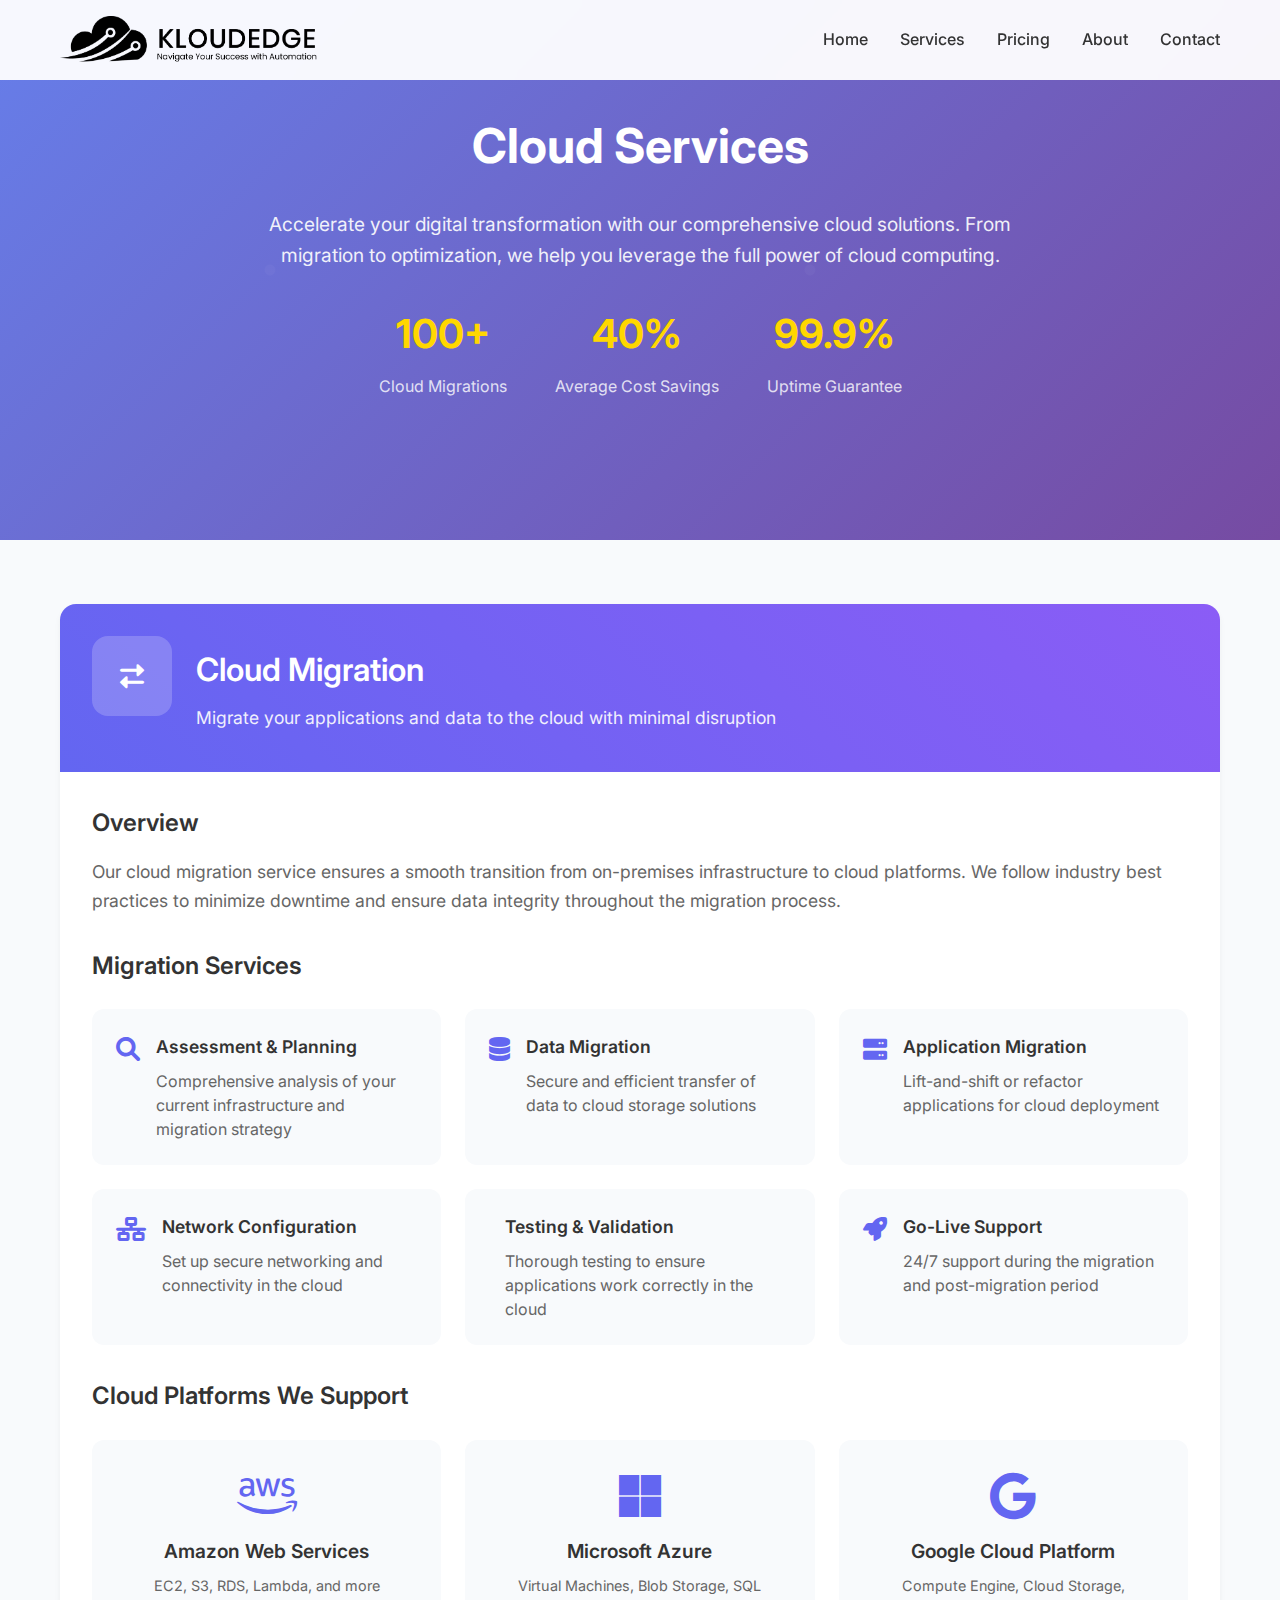
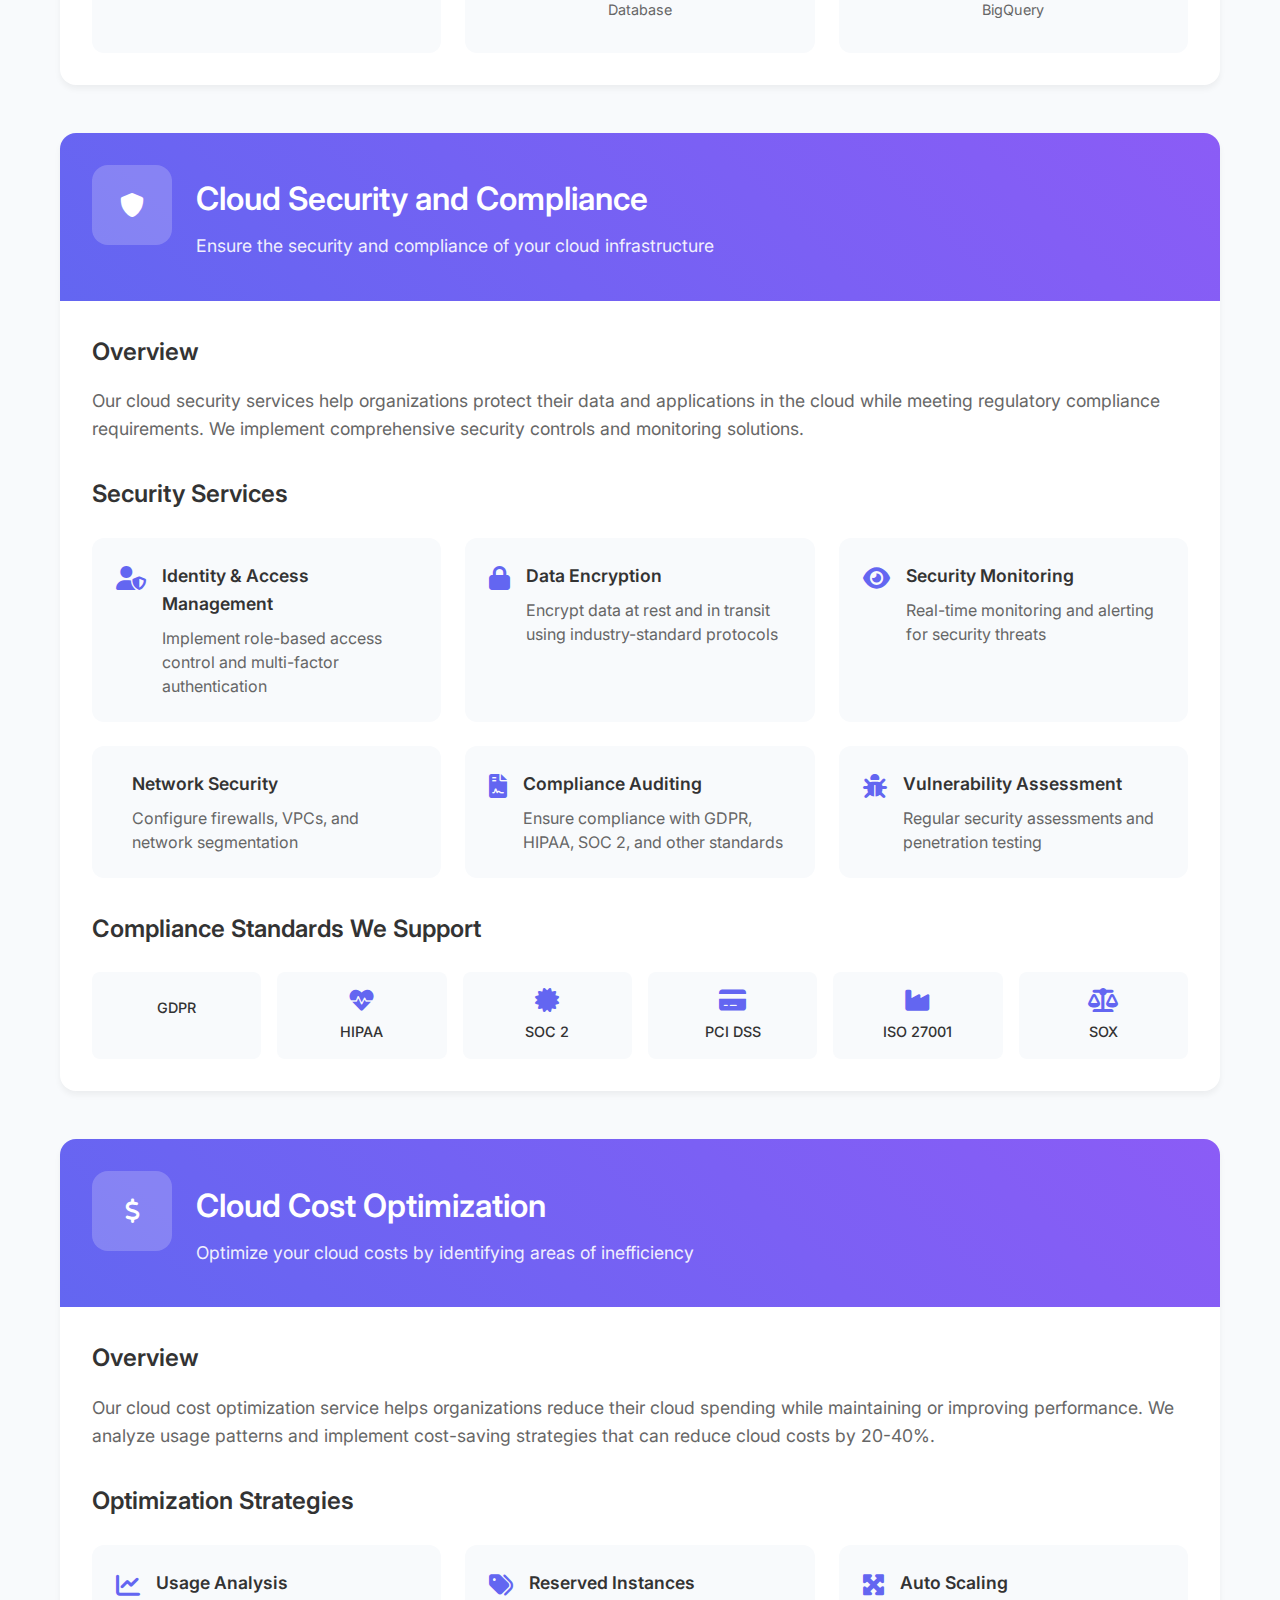
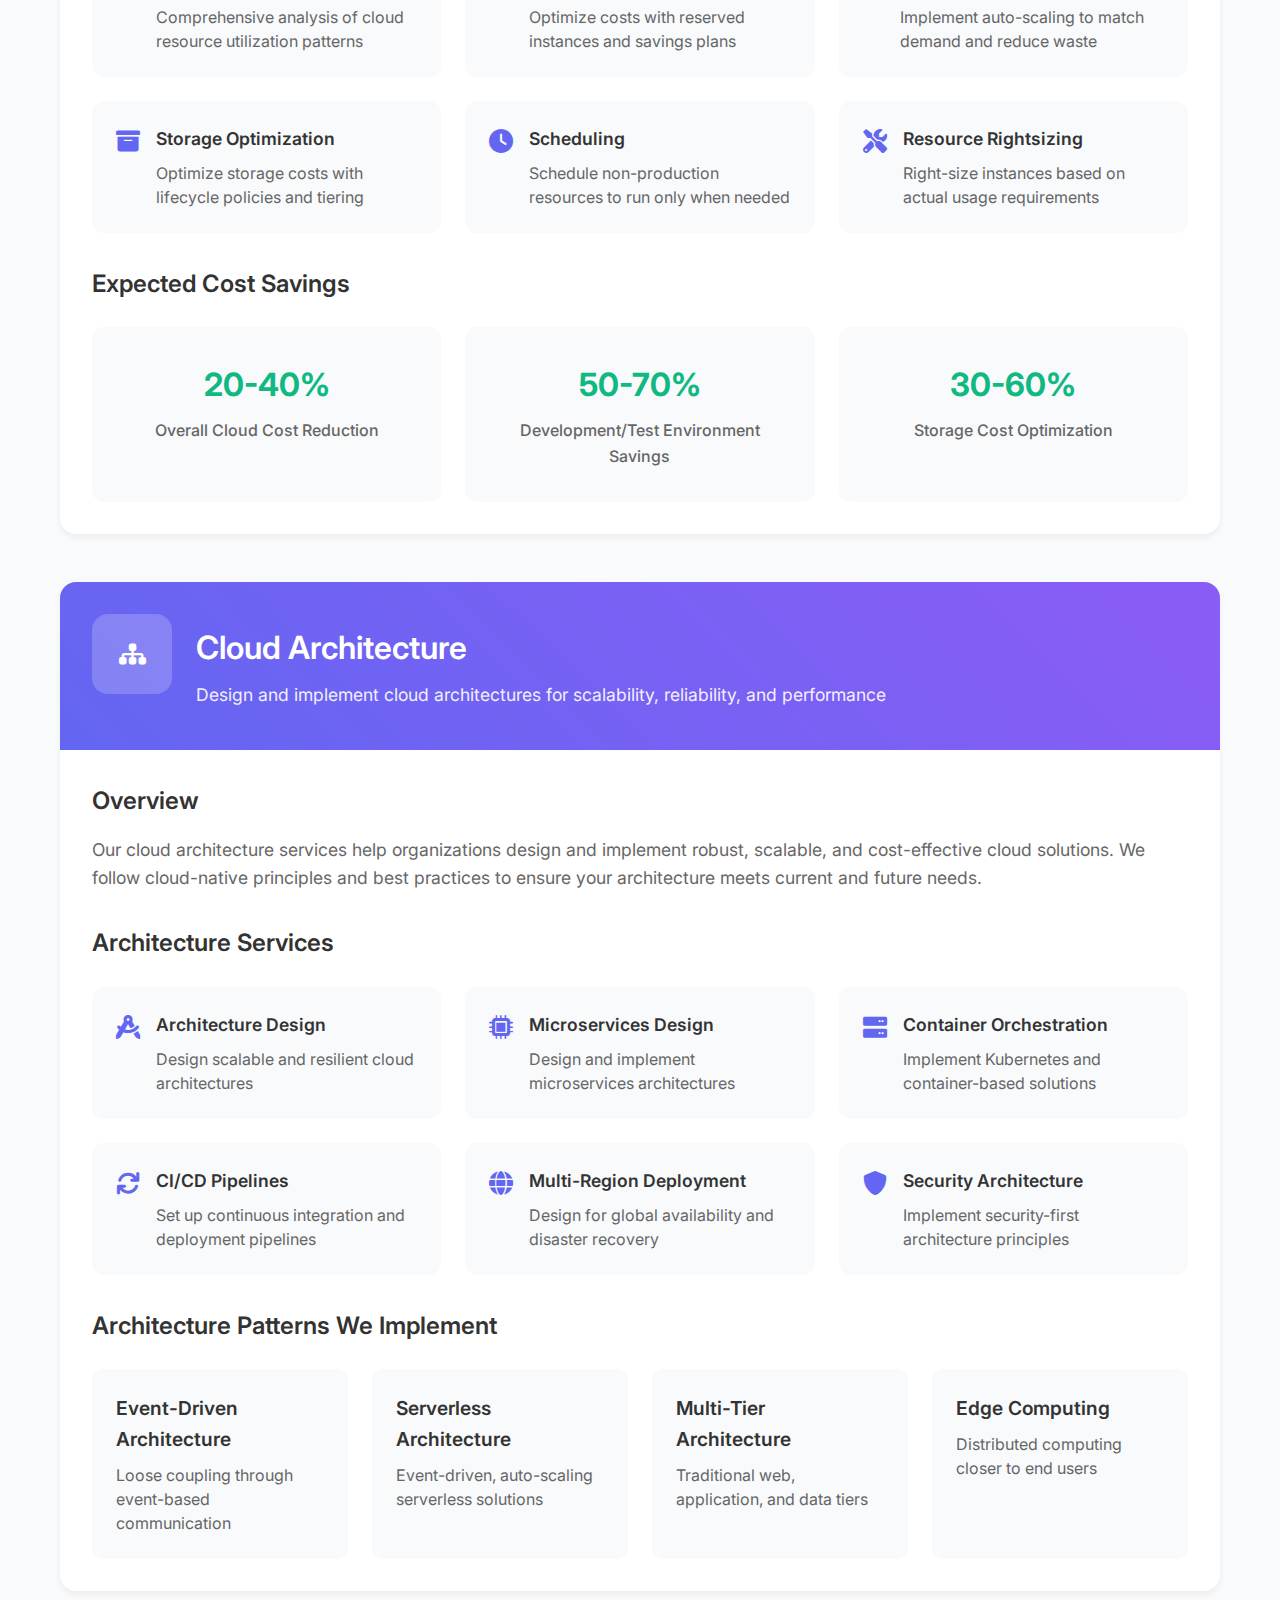
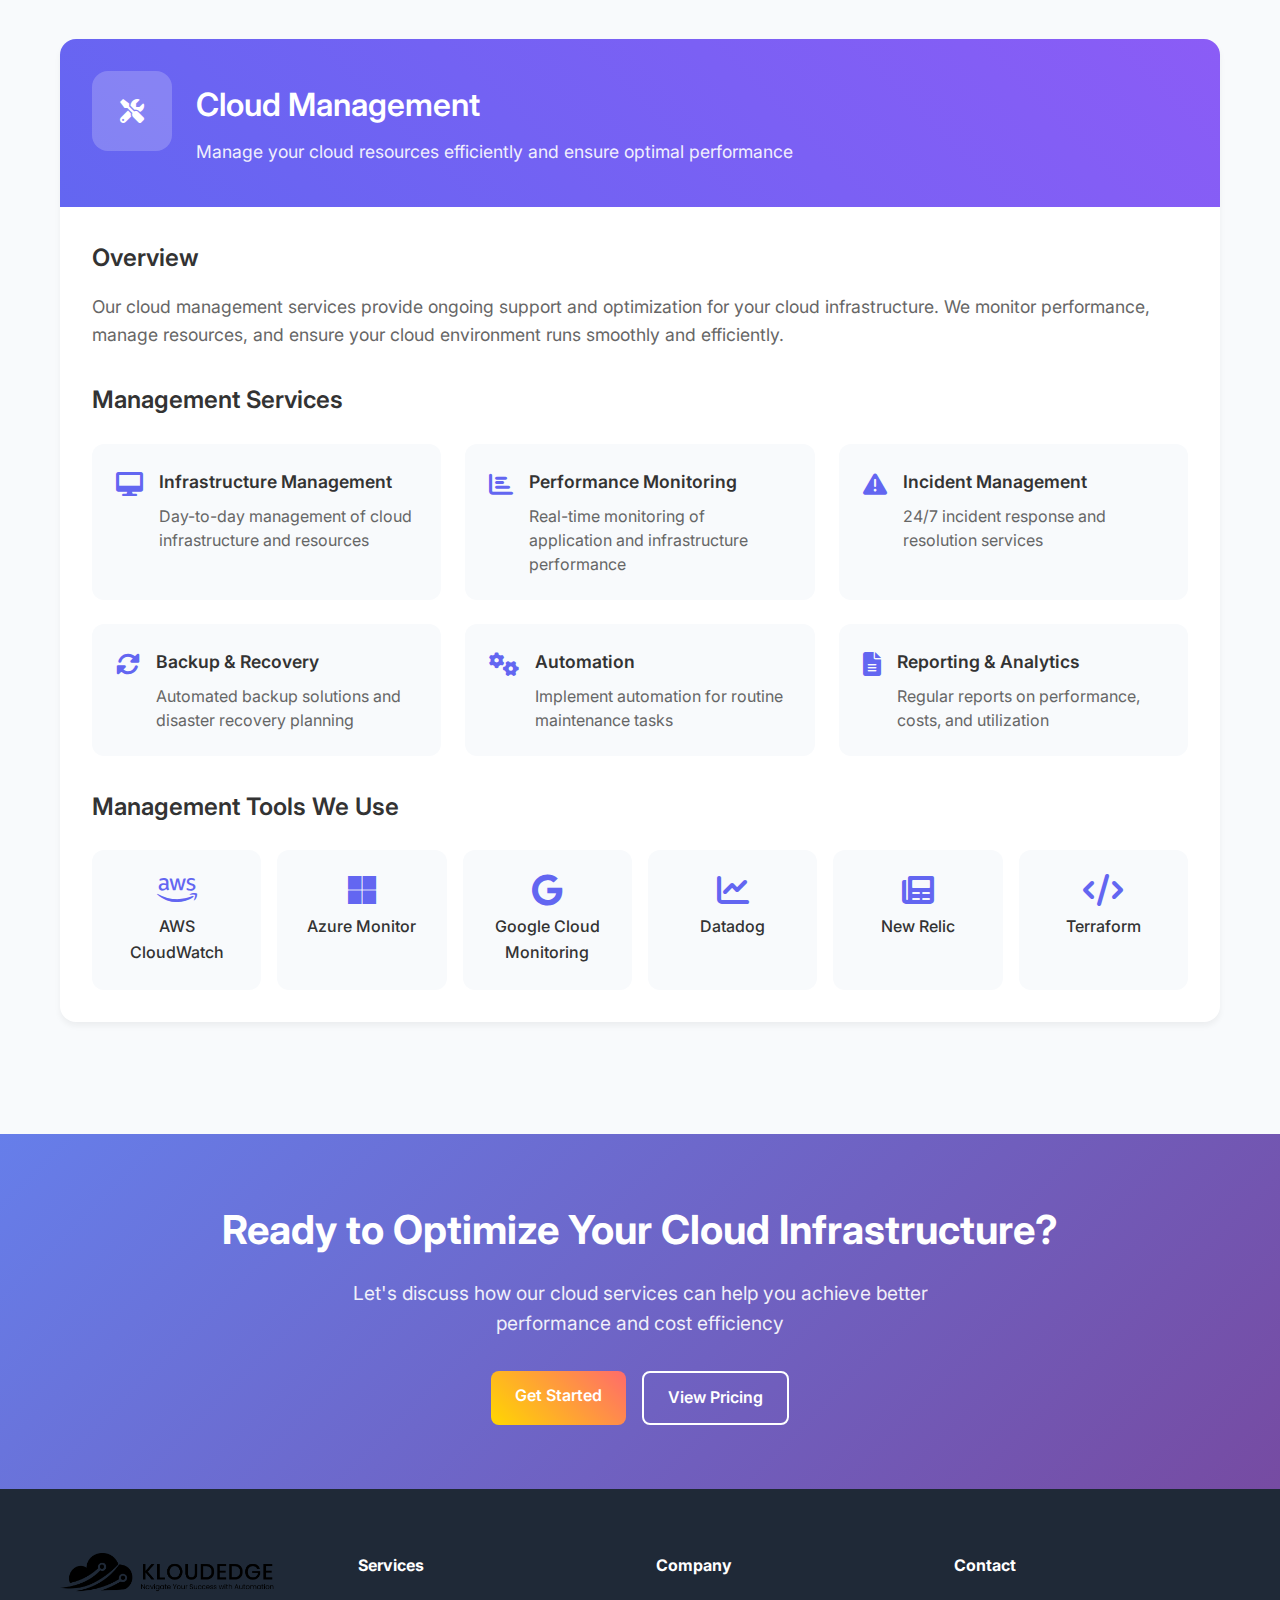
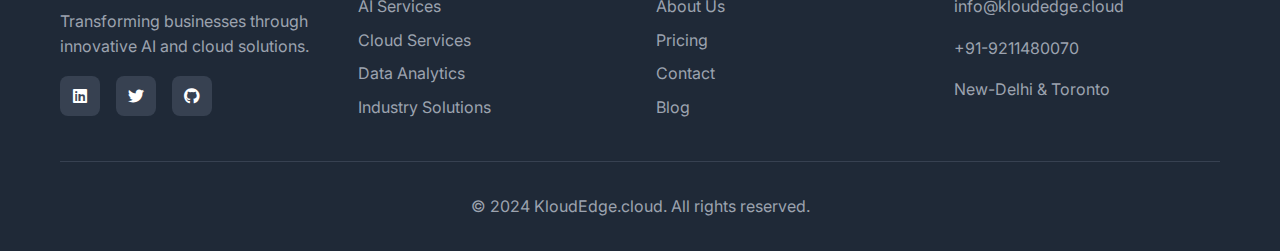
<file: services/cloud-services.html>
<!DOCTYPE html>
<html lang="en">
<head>
    <meta charset="UTF-8">
    <meta name="viewport" content="width=device-width, initial-scale=1.0">
    <title>Cloud Services - KloudEdge.cloud</title>
    <link rel="icon" type="image/x-icon" href="data:image/svg+xml,<svg xmlns='http://www.w3.org/2000/svg' viewBox='0 0 100 100'><text y='.9em' font-size='90'>☁️</text></svg>">
    <link rel="stylesheet" href="../styles.css">
    <link href="https://fonts.googleapis.com/css2?family=Inter:wght@300;400;500;600;700&display=swap" rel="stylesheet">
    <link rel="stylesheet" href="https://cdnjs.cloudflare.com/ajax/libs/font-awesome/6.0.0/css/all.min.css">
    <!-- Google tag (gtag.js) -->
    <script async src="https://www.googletagmanager.com/gtag/js?id=G-NGVVSRFJXQ"></script>
    <script>
      window.dataLayer = window.dataLayer || [];
      function gtag(){dataLayer.push(arguments);} 
      gtag('js', new Date());

      gtag('config', 'G-NGVVSRFJXQ');
    </script>
</head>
<body>
    <!-- Navigation -->
    <nav class="navbar">
        <div class="nav-container">
            <div class="nav-logo">
                <a href="../index.html"><img src="../assets/logo.png" alt="KloudEdge Logo" class="site-logo"></a>
            </div>
            <ul class="nav-menu">
                <li><a href="../index.html#home">Home</a></li>
                <li><a href="../index.html#services">Services</a></li>
                <li><a href="../index.html#pricing">Pricing</a></li>
                <li><a href="../index.html#about">About</a></li>
                <li><a href="../index.html#contact">Contact</a></li>
            </ul>
            <div class="hamburger">
                <span></span>
                <span></span>
                <span></span>
            </div>
        </div>
    </nav>

    <!-- Hero Section -->
    <section class="service-hero">
        <div class="container">
            <div class="service-hero-content">
                <h1>Cloud Services</h1>
                <p>Accelerate your digital transformation with our comprehensive cloud solutions. From migration to optimization, we help you leverage the full power of cloud computing.</p>
                <div class="service-hero-stats">
                    <div class="stat">
                        <h3>100+</h3>
                        <p>Cloud Migrations</p>
                    </div>
                    <div class="stat">
                        <h3>40%</h3>
                        <p>Average Cost Savings</p>
                    </div>
                    <div class="stat">
                        <h3>99.9%</h3>
                        <p>Uptime Guarantee</p>
                    </div>
                </div>
            </div>
        </div>
    </section>

    <!-- Service Details -->
    <section class="service-details">
        <div class="container">
            <!-- Cloud Migration -->
            <div class="service-detail-card">
                <div class="service-detail-header">
                    <div class="service-icon">
                        <i class="fas fa-exchange-alt"></i>
                    </div>
                    <div>
                        <h2>Cloud Migration</h2>
                        <p class="service-subtitle">Migrate your applications and data to the cloud with minimal disruption</p>
                    </div>
                </div>
                
                <div class="service-content">
                    <div class="service-overview">
                        <h3>Overview</h3>
                        <p>Our cloud migration service ensures a smooth transition from on-premises infrastructure to cloud platforms. We follow industry best practices to minimize downtime and ensure data integrity throughout the migration process.</p>
                    </div>

                    <div class="service-features">
                        <h3>Migration Services</h3>
                        <div class="features-grid">
                            <div class="feature-item">
                                <i class="fas fa-search"></i>
                                <div>
                                    <h4>Assessment & Planning</h4>
                                    <p>Comprehensive analysis of your current infrastructure and migration strategy</p>
                                </div>
                            </div>
                            <div class="feature-item">
                                <i class="fas fa-database"></i>
                                <div>
                                    <h4>Data Migration</h4>
                                    <p>Secure and efficient transfer of data to cloud storage solutions</p>
                                </div>
                            </div>
                            <div class="feature-item">
                                <i class="fas fa-server"></i>
                                <div>
                                    <h4>Application Migration</h4>
                                    <p>Lift-and-shift or refactor applications for cloud deployment</p>
                                </div>
                            </div>
                            <div class="feature-item">
                                <i class="fas fa-network-wired"></i>
                                <div>
                                    <h4>Network Configuration</h4>
                                    <p>Set up secure networking and connectivity in the cloud</p>
                                </div>
                            </div>
                            <div class="feature-item">
                                <i class="fas fa-test-tube"></i>
                                <div>
                                    <h4>Testing & Validation</h4>
                                    <p>Thorough testing to ensure applications work correctly in the cloud</p>
                                </div>
                            </div>
                            <div class="feature-item">
                                <i class="fas fa-rocket"></i>
                                <div>
                                    <h4>Go-Live Support</h4>
                                    <p>24/7 support during the migration and post-migration period</p>
                                </div>
                            </div>
                        </div>
                    </div>

                    <div class="cloud-providers">
                        <h3>Cloud Platforms We Support</h3>
                        <div class="providers-grid">
                            <div class="provider-card">
                                <i class="fab fa-aws"></i>
                                <h4>Amazon Web Services</h4>
                                <p>EC2, S3, RDS, Lambda, and more</p>
                            </div>
                            <div class="provider-card">
                                <i class="fab fa-microsoft"></i>
                                <h4>Microsoft Azure</h4>
                                <p>Virtual Machines, Blob Storage, SQL Database</p>
                            </div>
                            <div class="provider-card">
                                <i class="fab fa-google"></i>
                                <h4>Google Cloud Platform</h4>
                                <p>Compute Engine, Cloud Storage, BigQuery</p>
                            </div>
                        </div>
                    </div>
                </div>
            </div>

            <!-- Cloud Security and Compliance -->
            <div class="service-detail-card">
                <div class="service-detail-header">
                    <div class="service-icon">
                        <i class="fas fa-shield-alt"></i>
                    </div>
                    <div>
                        <h2>Cloud Security and Compliance</h2>
                        <p class="service-subtitle">Ensure the security and compliance of your cloud infrastructure</p>
                    </div>
                </div>
                
                <div class="service-content">
                    <div class="service-overview">
                        <h3>Overview</h3>
                        <p>Our cloud security services help organizations protect their data and applications in the cloud while meeting regulatory compliance requirements. We implement comprehensive security controls and monitoring solutions.</p>
                    </div>

                    <div class="service-features">
                        <h3>Security Services</h3>
                        <div class="features-grid">
                            <div class="feature-item">
                                <i class="fas fa-user-shield"></i>
                                <div>
                                    <h4>Identity & Access Management</h4>
                                    <p>Implement role-based access control and multi-factor authentication</p>
                                </div>
                            </div>
                            <div class="feature-item">
                                <i class="fas fa-lock"></i>
                                <div>
                                    <h4>Data Encryption</h4>
                                    <p>Encrypt data at rest and in transit using industry-standard protocols</p>
                                </div>
                            </div>
                            <div class="feature-item">
                                <i class="fas fa-eye"></i>
                                <div>
                                    <h4>Security Monitoring</h4>
                                    <p>Real-time monitoring and alerting for security threats</p>
                                </div>
                            </div>
                            <div class="feature-item">
                                <i class="fas fa-firewall"></i>
                                <div>
                                    <h4>Network Security</h4>
                                    <p>Configure firewalls, VPCs, and network segmentation</p>
                                </div>
                            </div>
                            <div class="feature-item">
                                <i class="fas fa-file-contract"></i>
                                <div>
                                    <h4>Compliance Auditing</h4>
                                    <p>Ensure compliance with GDPR, HIPAA, SOC 2, and other standards</p>
                                </div>
                            </div>
                            <div class="feature-item">
                                <i class="fas fa-bug"></i>
                                <div>
                                    <h4>Vulnerability Assessment</h4>
                                    <p>Regular security assessments and penetration testing</p>
                                </div>
                            </div>
                        </div>
                    </div>

                    <div class="compliance-standards">
                        <h3>Compliance Standards We Support</h3>
                        <div class="standards-grid">
                            <div class="standard-item">
                                <i class="fas fa-shield-check"></i>
                                <span>GDPR</span>
                            </div>
                            <div class="standard-item">
                                <i class="fas fa-heartbeat"></i>
                                <span>HIPAA</span>
                            </div>
                            <div class="standard-item">
                                <i class="fas fa-certificate"></i>
                                <span>SOC 2</span>
                            </div>
                            <div class="standard-item">
                                <i class="fas fa-credit-card"></i>
                                <span>PCI DSS</span>
                            </div>
                            <div class="standard-item">
                                <i class="fas fa-industry"></i>
                                <span>ISO 27001</span>
                            </div>
                            <div class="standard-item">
                                <i class="fas fa-balance-scale"></i>
                                <span>SOX</span>
                            </div>
                        </div>
                    </div>
                </div>
            </div>

            <!-- Cloud Cost Optimization -->
            <div class="service-detail-card">
                <div class="service-detail-header">
                    <div class="service-icon">
                        <i class="fas fa-dollar-sign"></i>
                    </div>
                    <div>
                        <h2>Cloud Cost Optimization</h2>
                        <p class="service-subtitle">Optimize your cloud costs by identifying areas of inefficiency</p>
                    </div>
                </div>
                
                <div class="service-content">
                    <div class="service-overview">
                        <h3>Overview</h3>
                        <p>Our cloud cost optimization service helps organizations reduce their cloud spending while maintaining or improving performance. We analyze usage patterns and implement cost-saving strategies that can reduce cloud costs by 20-40%.</p>
                    </div>

                    <div class="service-features">
                        <h3>Optimization Strategies</h3>
                        <div class="features-grid">
                            <div class="feature-item">
                                <i class="fas fa-chart-line"></i>
                                <div>
                                    <h4>Usage Analysis</h4>
                                    <p>Comprehensive analysis of cloud resource utilization patterns</p>
                                </div>
                            </div>
                            <div class="feature-item">
                                <i class="fas fa-tags"></i>
                                <div>
                                    <h4>Reserved Instances</h4>
                                    <p>Optimize costs with reserved instances and savings plans</p>
                                </div>
                            </div>
                            <div class="feature-item">
                                <i class="fas fa-expand-arrows-alt"></i>
                                <div>
                                    <h4>Auto Scaling</h4>
                                    <p>Implement auto-scaling to match demand and reduce waste</p>
                                </div>
                            </div>
                            <div class="feature-item">
                                <i class="fas fa-archive"></i>
                                <div>
                                    <h4>Storage Optimization</h4>
                                    <p>Optimize storage costs with lifecycle policies and tiering</p>
                                </div>
                            </div>
                            <div class="feature-item">
                                <i class="fas fa-clock"></i>
                                <div>
                                    <h4>Scheduling</h4>
                                    <p>Schedule non-production resources to run only when needed</p>
                                </div>
                            </div>
                            <div class="feature-item">
                                <i class="fas fa-tools"></i>
                                <div>
                                    <h4>Resource Rightsizing</h4>
                                    <p>Right-size instances based on actual usage requirements</p>
                                </div>
                            </div>
                        </div>
                    </div>

                    <div class="cost-savings">
                        <h3>Expected Cost Savings</h3>
                        <div class="savings-grid">
                            <div class="savings-item">
                                <h4>20-40%</h4>
                                <p>Overall Cloud Cost Reduction</p>
                            </div>
                            <div class="savings-item">
                                <h4>50-70%</h4>
                                <p>Development/Test Environment Savings</p>
                            </div>
                            <div class="savings-item">
                                <h4>30-60%</h4>
                                <p>Storage Cost Optimization</p>
                            </div>
                        </div>
                    </div>
                </div>
            </div>

            <!-- Cloud Architecture -->
            <div class="service-detail-card">
                <div class="service-detail-header">
                    <div class="service-icon">
                        <i class="fas fa-sitemap"></i>
                    </div>
                    <div>
                        <h2>Cloud Architecture</h2>
                        <p class="service-subtitle">Design and implement cloud architectures for scalability, reliability, and performance</p>
                    </div>
                </div>
                
                <div class="service-content">
                    <div class="service-overview">
                        <h3>Overview</h3>
                        <p>Our cloud architecture services help organizations design and implement robust, scalable, and cost-effective cloud solutions. We follow cloud-native principles and best practices to ensure your architecture meets current and future needs.</p>
                    </div>

                    <div class="service-features">
                        <h3>Architecture Services</h3>
                        <div class="features-grid">
                            <div class="feature-item">
                                <i class="fas fa-drafting-compass"></i>
                                <div>
                                    <h4>Architecture Design</h4>
                                    <p>Design scalable and resilient cloud architectures</p>
                                </div>
                            </div>
                            <div class="feature-item">
                                <i class="fas fa-microchip"></i>
                                <div>
                                    <h4>Microservices Design</h4>
                                    <p>Design and implement microservices architectures</p>
                                </div>
                            </div>
                            <div class="feature-item">
                                <i class="fas fa-server"></i>
                                <div>
                                    <h4>Container Orchestration</h4>
                                    <p>Implement Kubernetes and container-based solutions</p>
                                </div>
                            </div>
                            <div class="feature-item">
                                <i class="fas fa-sync"></i>
                                <div>
                                    <h4>CI/CD Pipelines</h4>
                                    <p>Set up continuous integration and deployment pipelines</p>
                                </div>
                            </div>
                            <div class="feature-item">
                                <i class="fas fa-globe"></i>
                                <div>
                                    <h4>Multi-Region Deployment</h4>
                                    <p>Design for global availability and disaster recovery</p>
                                </div>
                            </div>
                            <div class="feature-item">
                                <i class="fas fa-shield-alt"></i>
                                <div>
                                    <h4>Security Architecture</h4>
                                    <p>Implement security-first architecture principles</p>
                                </div>
                            </div>
                        </div>
                    </div>

                    <div class="architecture-patterns">
                        <h3>Architecture Patterns We Implement</h3>
                        <div class="patterns-grid">
                            <div class="pattern-item">
                                <h4>Event-Driven Architecture</h4>
                                <p>Loose coupling through event-based communication</p>
                            </div>
                            <div class="pattern-item">
                                <h4>Serverless Architecture</h4>
                                <p>Event-driven, auto-scaling serverless solutions</p>
                            </div>
                            <div class="pattern-item">
                                <h4>Multi-Tier Architecture</h4>
                                <p>Traditional web, application, and data tiers</p>
                            </div>
                            <div class="pattern-item">
                                <h4>Edge Computing</h4>
                                <p>Distributed computing closer to end users</p>
                            </div>
                        </div>
                    </div>
                </div>
            </div>

            <!-- Cloud Management -->
            <div class="service-detail-card">
                <div class="service-detail-header">
                    <div class="service-icon">
                        <i class="fas fa-tools"></i>
                    </div>
                    <div>
                        <h2>Cloud Management</h2>
                        <p class="service-subtitle">Manage your cloud resources efficiently and ensure optimal performance</p>
                    </div>
                </div>
                
                <div class="service-content">
                    <div class="service-overview">
                        <h3>Overview</h3>
                        <p>Our cloud management services provide ongoing support and optimization for your cloud infrastructure. We monitor performance, manage resources, and ensure your cloud environment runs smoothly and efficiently.</p>
                    </div>

                    <div class="service-features">
                        <h3>Management Services</h3>
                        <div class="features-grid">
                            <div class="feature-item">
                                <i class="fas fa-desktop"></i>
                                <div>
                                    <h4>Infrastructure Management</h4>
                                    <p>Day-to-day management of cloud infrastructure and resources</p>
                                </div>
                            </div>
                            <div class="feature-item">
                                <i class="fas fa-chart-bar"></i>
                                <div>
                                    <h4>Performance Monitoring</h4>
                                    <p>Real-time monitoring of application and infrastructure performance</p>
                                </div>
                            </div>
                            <div class="feature-item">
                                <i class="fas fa-exclamation-triangle"></i>
                                <div>
                                    <h4>Incident Management</h4>
                                    <p>24/7 incident response and resolution services</p>
                                </div>
                            </div>
                            <div class="feature-item">
                                <i class="fas fa-sync-alt"></i>
                                <div>
                                    <h4>Backup & Recovery</h4>
                                    <p>Automated backup solutions and disaster recovery planning</p>
                                </div>
                            </div>
                            <div class="feature-item">
                                <i class="fas fa-cogs"></i>
                                <div>
                                    <h4>Automation</h4>
                                    <p>Implement automation for routine maintenance tasks</p>
                                </div>
                            </div>
                            <div class="feature-item">
                                <i class="fas fa-file-alt"></i>
                                <div>
                                    <h4>Reporting & Analytics</h4>
                                    <p>Regular reports on performance, costs, and utilization</p>
                                </div>
                            </div>
                        </div>
                    </div>

                    <div class="management-tools">
                        <h3>Management Tools We Use</h3>
                        <div class="tools-grid">
                            <div class="tool-item">
                                <i class="fab fa-aws"></i>
                                <span>AWS CloudWatch</span>
                            </div>
                            <div class="tool-item">
                                <i class="fab fa-microsoft"></i>
                                <span>Azure Monitor</span>
                            </div>
                            <div class="tool-item">
                                <i class="fab fa-google"></i>
                                <span>Google Cloud Monitoring</span>
                            </div>
                            <div class="tool-item">
                                <i class="fas fa-chart-line"></i>
                                <span>Datadog</span>
                            </div>
                            <div class="tool-item">
                                <i class="fas fa-newspaper"></i>
                                <span>New Relic</span>
                            </div>
                            <div class="tool-item">
                                <i class="fas fa-code"></i>
                                <span>Terraform</span>
                            </div>
                        </div>
                    </div>
                </div>
            </div>
        </div>
    </section>

    <!-- CTA Section -->
    <section class="cta-section">
        <div class="container">
            <div class="cta-content">
                <h2>Ready to Optimize Your Cloud Infrastructure?</h2>
                <p>Let's discuss how our cloud services can help you achieve better performance and cost efficiency</p>
                <div class="cta-buttons">
                    <a href="../index.html#contact" class="btn btn-primary">Get Started</a>
                    <a href="../index.html#pricing" class="btn btn-secondary">View Pricing</a>
                </div>
            </div>
        </div>
    </section>

    <!-- Footer -->
    <footer class="footer">
        <div class="container">
            <div class="footer-content">
                <div class="footer-section">
                    <a href="../index.html"><img src="../assets/logo.png" alt="KloudEdge Logo" class="site-logo-footer"></a>
                    <p>Transforming businesses through innovative AI and cloud solutions.</p>
                    <div class="social-links">
                        <a href="#"><i class="fab fa-linkedin"></i></a>
                        <a href="#"><i class="fab fa-twitter"></i></a>
                        <a href="#"><i class="fab fa-github"></i></a>
                    </div>
                </div>
                <div class="footer-section">
                    <h4>Services</h4>
                    <ul>
                        <li><a href="ai-services.html">AI Services</a></li>
                        <li><a href="cloud-services.html">Cloud Services</a></li>
                        <li><a href="data-analytics.html">Data Analytics</a></li>
                        <li><a href="industry-solutions.html">Industry Solutions</a></li>
                    </ul>
                </div>
                <div class="footer-section">
                    <h4>Company</h4>
                    <ul>
                        <li><a href="../index.html#about">About Us</a></li>
                        <li><a href="../index.html#pricing">Pricing</a></li>
                        <li><a href="../index.html#contact">Contact</a></li>
                        <li><a href="#">Blog</a></li>
                    </ul>
                </div>
                <div class="footer-section">
                    <h4>Contact</h4>
                    <p>info@kloudedge.cloud</p>
                    <p>+91-9211480070</p>
                    <p>New-Delhi & Toronto</p>
                </div>
            </div>
            <div class="footer-bottom">
                <p>&copy; 2024 KloudEdge.cloud. All rights reserved.</p>
            </div>
        </div>
    </footer>

    <script src="../script.js"></script>
</body>
</html>
</file>
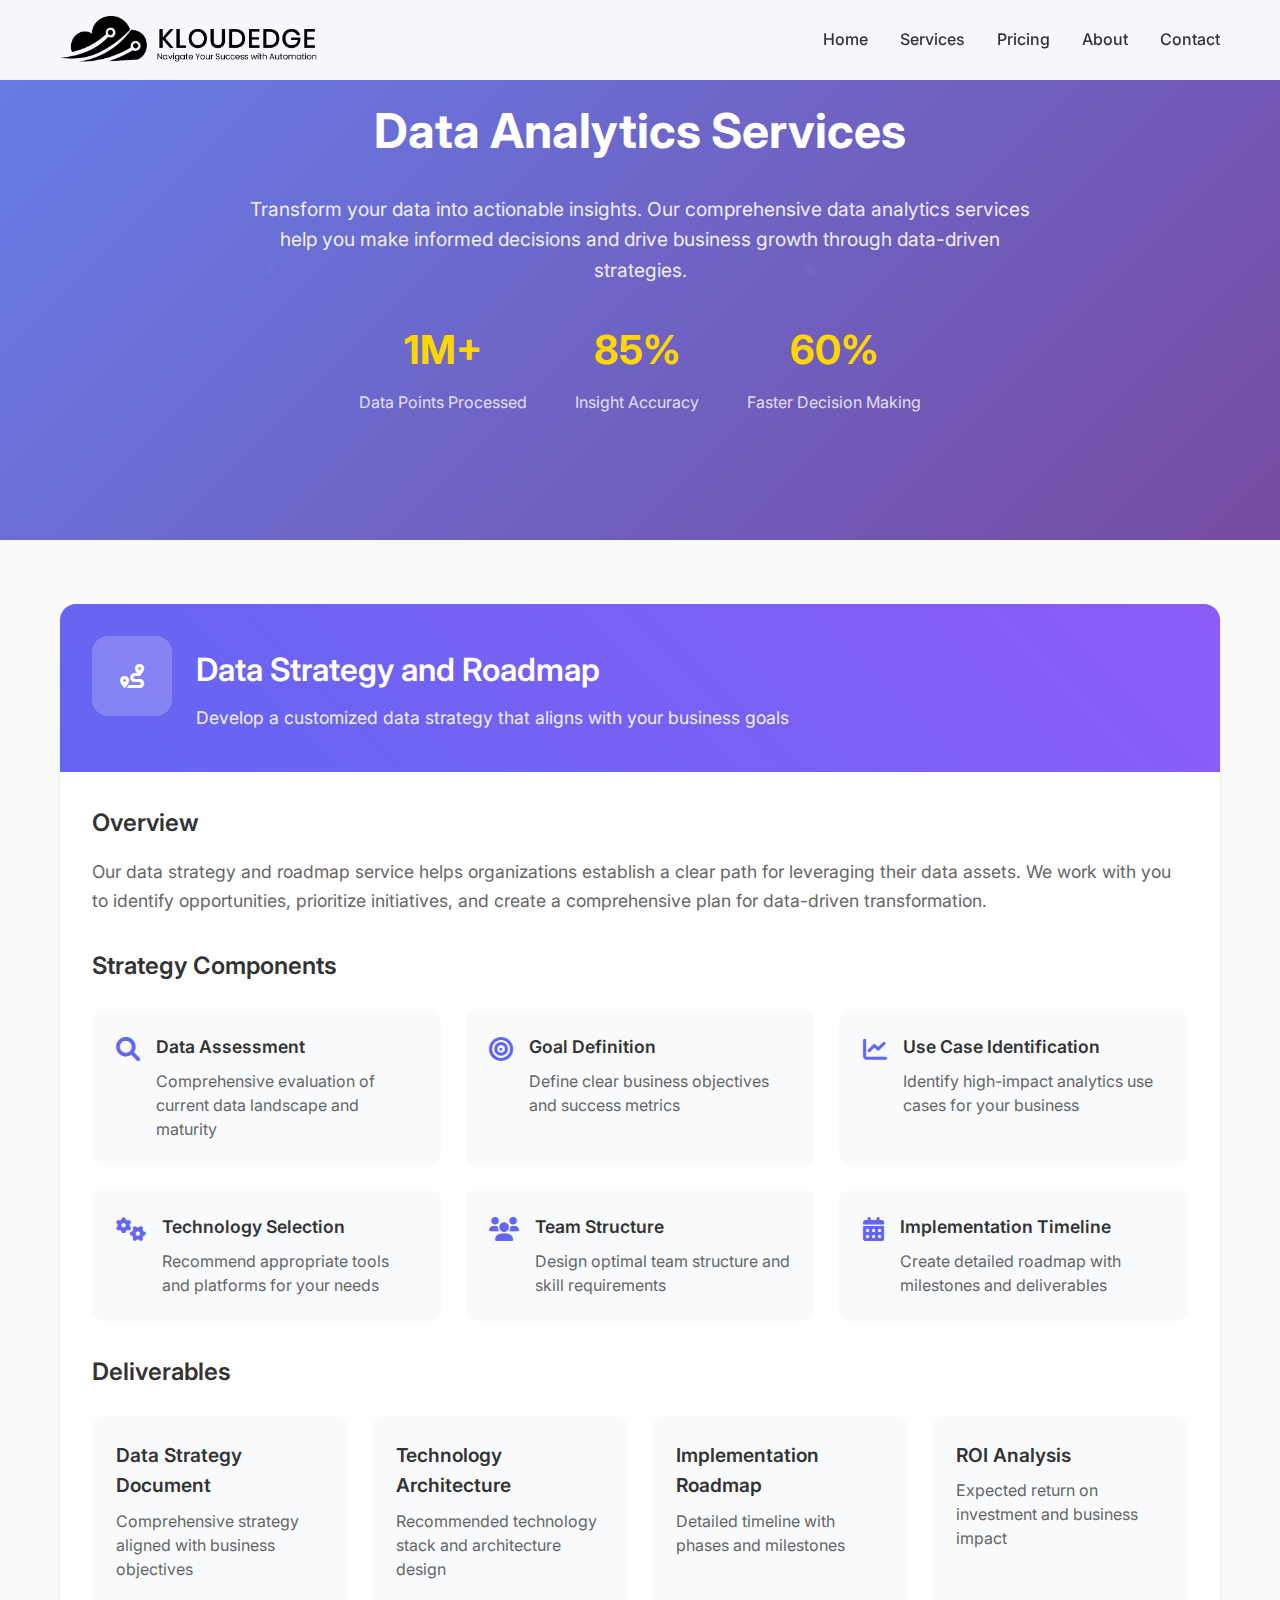
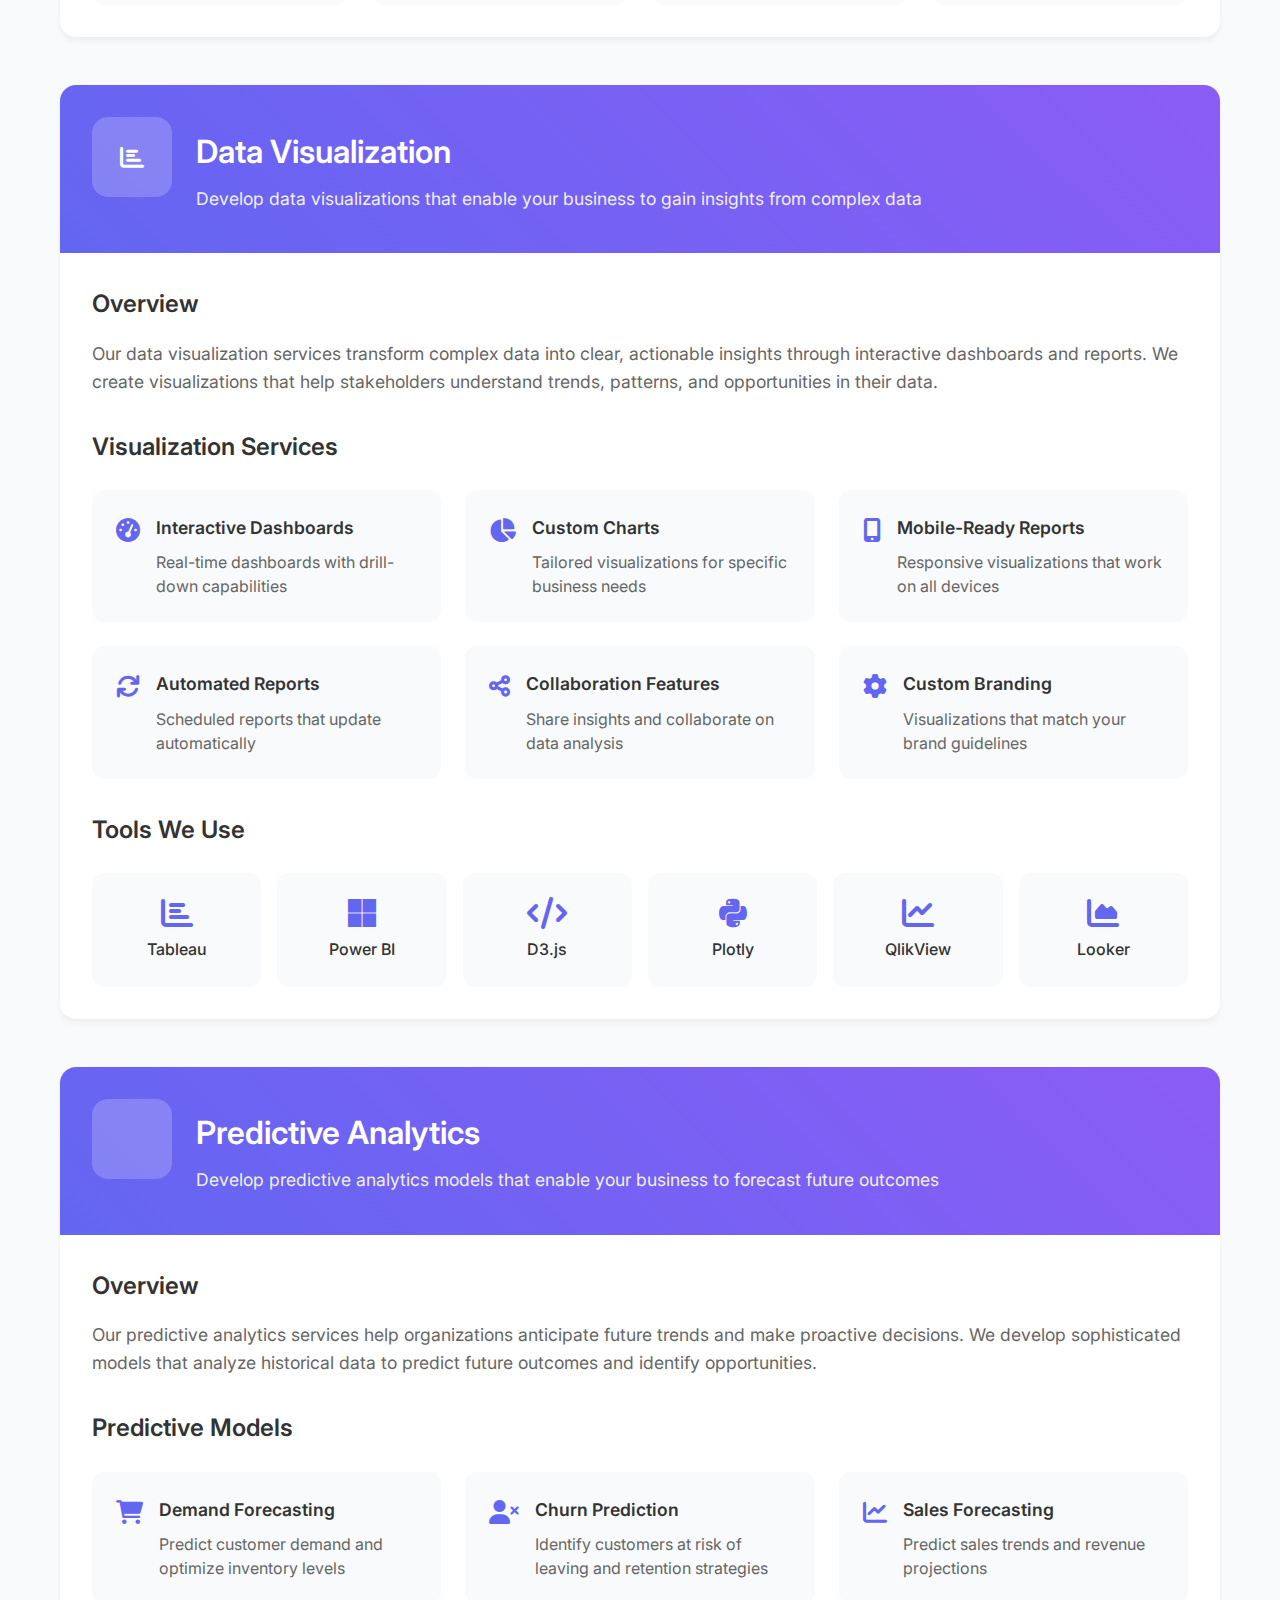
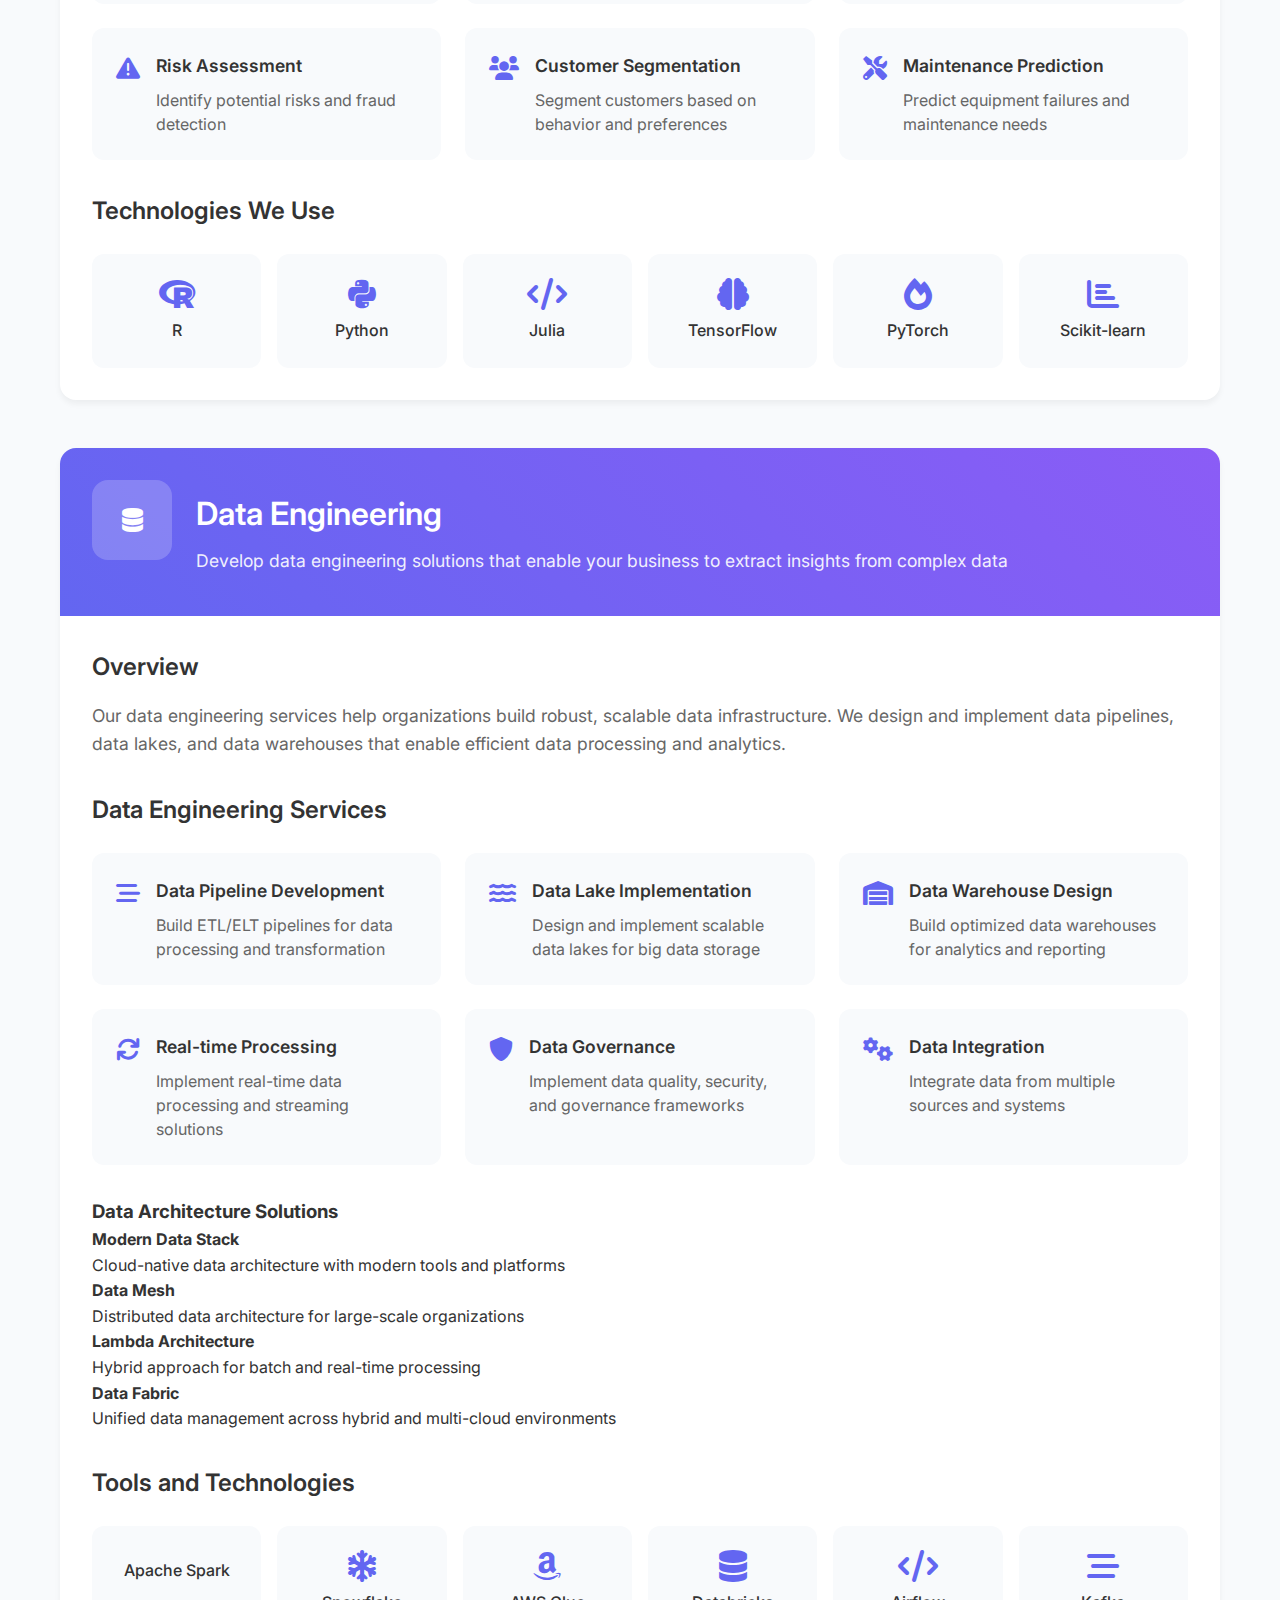
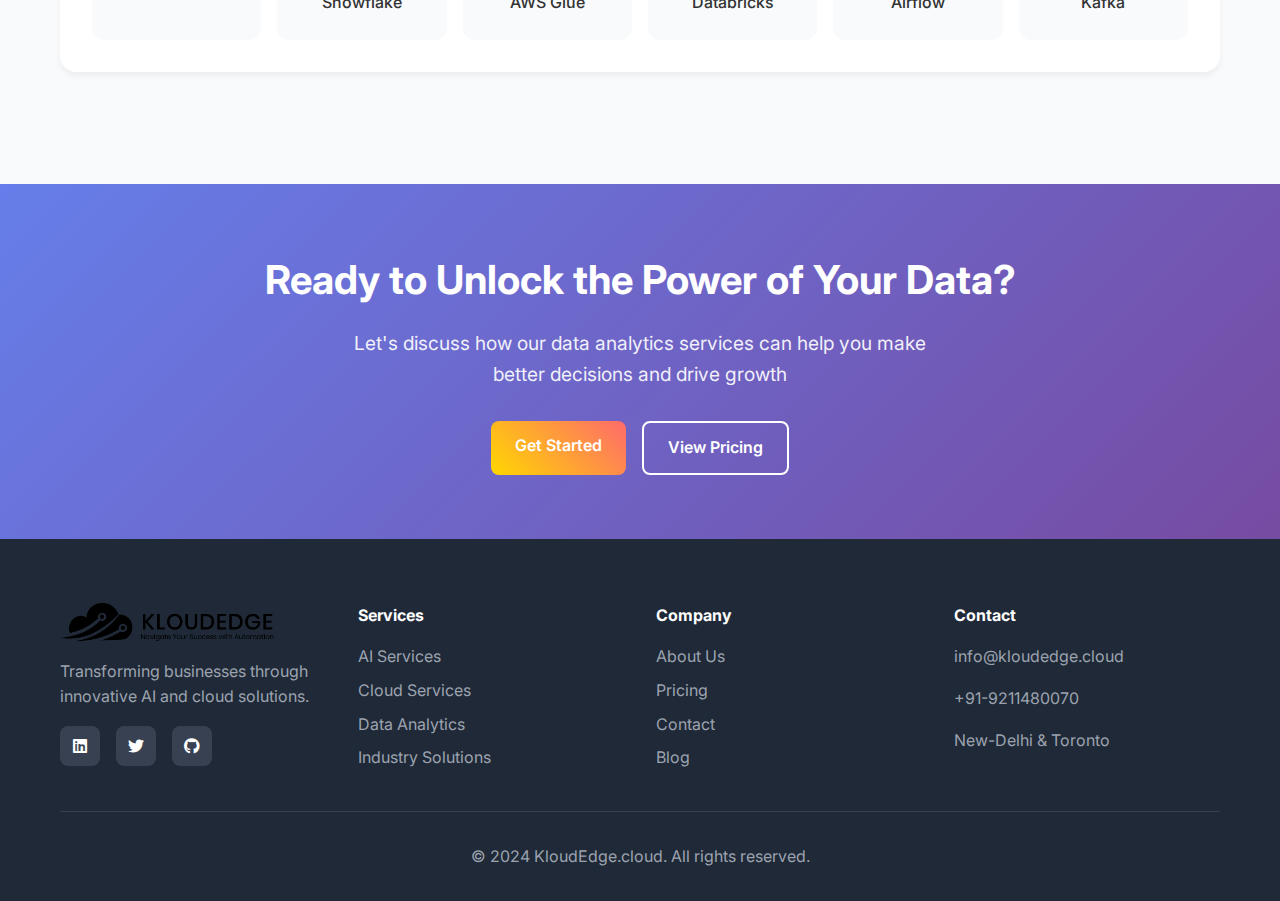
<file: services/data-analytics.html>
<!DOCTYPE html>
<html lang="en">
<head>
    <meta charset="UTF-8">
    <meta name="viewport" content="width=device-width, initial-scale=1.0">
    <title>Data Analytics Services - KloudEdge.cloud</title>
    <link rel="icon" type="image/x-icon" href="data:image/svg+xml,<svg xmlns='http://www.w3.org/2000/svg' viewBox='0 0 100 100'><text y='.9em' font-size='90'>☁️</text></svg>">
    <link rel="stylesheet" href="../styles.css">
    <link href="https://fonts.googleapis.com/css2?family=Inter:wght@300;400;500;600;700&display=swap" rel="stylesheet">
    <link rel="stylesheet" href="https://cdnjs.cloudflare.com/ajax/libs/font-awesome/6.0.0/css/all.min.css">
    <!-- Google tag (gtag.js) -->
    <script async src="https://www.googletagmanager.com/gtag/js?id=G-NGVVSRFJXQ"></script>
    <script>
      window.dataLayer = window.dataLayer || [];
      function gtag(){dataLayer.push(arguments);} 
      gtag('js', new Date());

      gtag('config', 'G-NGVVSRFJXQ');
    </script>
</head>
<body>
    <!-- Navigation -->
    <nav class="navbar">
        <div class="nav-container">
            <div class="nav-logo">
                <a href="../index.html"><img src="../assets/logo.png" alt="KloudEdge Logo" class="site-logo"></a>
            </div>
            <ul class="nav-menu">
                <li><a href="../index.html#home">Home</a></li>
                <li><a href="../index.html#services">Services</a></li>
                <li><a href="../index.html#pricing">Pricing</a></li>
                <li><a href="../index.html#about">About</a></li>
                <li><a href="../index.html#contact">Contact</a></li>
            </ul>
            <div class="hamburger">
                <span></span>
                <span></span>
                <span></span>
            </div>
        </div>
    </nav>

    <!-- Hero Section -->
    <section class="service-hero">
        <div class="container">
            <div class="service-hero-content">
                <h1>Data Analytics Services</h1>
                <p>Transform your data into actionable insights. Our comprehensive data analytics services help you make informed decisions and drive business growth through data-driven strategies.</p>
                <div class="service-hero-stats">
                    <div class="stat">
                        <h3>1M+</h3>
                        <p>Data Points Processed</p>
                    </div>
                    <div class="stat">
                        <h3>85%</h3>
                        <p>Insight Accuracy</p>
                    </div>
                    <div class="stat">
                        <h3>60%</h3>
                        <p>Faster Decision Making</p>
                    </div>
                </div>
            </div>
        </div>
    </section>

    <!-- Service Details -->
    <section class="service-details">
        <div class="container">
            <!-- Data Strategy and Roadmap -->
            <div class="service-detail-card">
                <div class="service-detail-header">
                    <div class="service-icon">
                        <i class="fas fa-route"></i>
                    </div>
                    <div>
                        <h2>Data Strategy and Roadmap</h2>
                        <p class="service-subtitle">Develop a customized data strategy that aligns with your business goals</p>
                    </div>
                </div>
                
                <div class="service-content">
                    <div class="service-overview">
                        <h3>Overview</h3>
                        <p>Our data strategy and roadmap service helps organizations establish a clear path for leveraging their data assets. We work with you to identify opportunities, prioritize initiatives, and create a comprehensive plan for data-driven transformation.</p>
                    </div>

                    <div class="service-features">
                        <h3>Strategy Components</h3>
                        <div class="features-grid">
                            <div class="feature-item">
                                <i class="fas fa-search"></i>
                                <div>
                                    <h4>Data Assessment</h4>
                                    <p>Comprehensive evaluation of current data landscape and maturity</p>
                                </div>
                            </div>
                            <div class="feature-item">
                                <i class="fas fa-bullseye"></i>
                                <div>
                                    <h4>Goal Definition</h4>
                                    <p>Define clear business objectives and success metrics</p>
                                </div>
                            </div>
                            <div class="feature-item">
                                <i class="fas fa-chart-line"></i>
                                <div>
                                    <h4>Use Case Identification</h4>
                                    <p>Identify high-impact analytics use cases for your business</p>
                                </div>
                            </div>
                            <div class="feature-item">
                                <i class="fas fa-cogs"></i>
                                <div>
                                    <h4>Technology Selection</h4>
                                    <p>Recommend appropriate tools and platforms for your needs</p>
                                </div>
                            </div>
                            <div class="feature-item">
                                <i class="fas fa-users"></i>
                                <div>
                                    <h4>Team Structure</h4>
                                    <p>Design optimal team structure and skill requirements</p>
                                </div>
                            </div>
                            <div class="feature-item">
                                <i class="fas fa-calendar-alt"></i>
                                <div>
                                    <h4>Implementation Timeline</h4>
                                    <p>Create detailed roadmap with milestones and deliverables</p>
                                </div>
                            </div>
                        </div>
                    </div>

                    <div class="strategy-deliverables">
                        <h3>Deliverables</h3>
                        <div class="deliverables-grid">
                            <div class="deliverable-item">
                                <h4>Data Strategy Document</h4>
                                <p>Comprehensive strategy aligned with business objectives</p>
                            </div>
                            <div class="deliverable-item">
                                <h4>Technology Architecture</h4>
                                <p>Recommended technology stack and architecture design</p>
                            </div>
                            <div class="deliverable-item">
                                <h4>Implementation Roadmap</h4>
                                <p>Detailed timeline with phases and milestones</p>
                            </div>
                            <div class="deliverable-item">
                                <h4>ROI Analysis</h4>
                                <p>Expected return on investment and business impact</p>
                            </div>
                        </div>
                    </div>
                </div>
            </div>

            <!-- Data Visualization -->
            <div class="service-detail-card">
                <div class="service-detail-header">
                    <div class="service-icon">
                        <i class="fas fa-chart-bar"></i>
                    </div>
                    <div>
                        <h2>Data Visualization</h2>
                        <p class="service-subtitle">Develop data visualizations that enable your business to gain insights from complex data</p>
                    </div>
                </div>
                
                <div class="service-content">
                    <div class="service-overview">
                        <h3>Overview</h3>
                        <p>Our data visualization services transform complex data into clear, actionable insights through interactive dashboards and reports. We create visualizations that help stakeholders understand trends, patterns, and opportunities in their data.</p>
                    </div>

                    <div class="service-features">
                        <h3>Visualization Services</h3>
                        <div class="features-grid">
                            <div class="feature-item">
                                <i class="fas fa-tachometer-alt"></i>
                                <div>
                                    <h4>Interactive Dashboards</h4>
                                    <p>Real-time dashboards with drill-down capabilities</p>
                                </div>
                            </div>
                            <div class="feature-item">
                                <i class="fas fa-chart-pie"></i>
                                <div>
                                    <h4>Custom Charts</h4>
                                    <p>Tailored visualizations for specific business needs</p>
                                </div>
                            </div>
                            <div class="feature-item">
                                <i class="fas fa-mobile-alt"></i>
                                <div>
                                    <h4>Mobile-Ready Reports</h4>
                                    <p>Responsive visualizations that work on all devices</p>
                                </div>
                            </div>
                            <div class="feature-item">
                                <i class="fas fa-sync"></i>
                                <div>
                                    <h4>Automated Reports</h4>
                                    <p>Scheduled reports that update automatically</p>
                                </div>
                            </div>
                            <div class="feature-item">
                                <i class="fas fa-share-alt"></i>
                                <div>
                                    <h4>Collaboration Features</h4>
                                    <p>Share insights and collaborate on data analysis</p>
                                </div>
                            </div>
                            <div class="feature-item">
                                <i class="fas fa-cog"></i>
                                <div>
                                    <h4>Custom Branding</h4>
                                    <p>Visualizations that match your brand guidelines</p>
                                </div>
                            </div>
                        </div>
                    </div>

                    <div class="visualization-tools">
                        <h3>Tools We Use</h3>
                        <div class="tools-grid">
                            <div class="tool-item">
                                <i class="fas fa-chart-bar"></i>
                                <span>Tableau</span>
                            </div>
                            <div class="tool-item">
                                <i class="fab fa-microsoft"></i>
                                <span>Power BI</span>
                            </div>
                            <div class="tool-item">
                                <i class="fas fa-code"></i>
                                <span>D3.js</span>
                            </div>
                            <div class="tool-item">
                                <i class="fab fa-python"></i>
                                <span>Plotly</span>
                            </div>
                            <div class="tool-item">
                                <i class="fas fa-chart-line"></i>
                                <span>QlikView</span>
                            </div>
                            <div class="tool-item">
                                <i class="fas fa-chart-area"></i>
                                <span>Looker</span>
                            </div>
                        </div>
                    </div>
                </div>
            </div>

            <!-- Predictive Analytics -->
            <div class="service-detail-card">
                <div class="service-detail-header">
                    <div class="service-icon">
                        <i class="fas fa-crystal-ball"></i>
                    </div>
                    <div>
                        <h2>Predictive Analytics</h2>
                        <p class="service-subtitle">Develop predictive analytics models that enable your business to forecast future outcomes</p>
                    </div>
                </div>
                
                <div class="service-content">
                    <div class="service-overview">
                        <h3>Overview</h3>
                        <p>Our predictive analytics services help organizations anticipate future trends and make proactive decisions. We develop sophisticated models that analyze historical data to predict future outcomes and identify opportunities.</p>
                    </div>

                    <div class="service-features">
                        <h3>Predictive Models</h3>
                        <div class="features-grid">
                            <div class="feature-item">
                                <i class="fas fa-shopping-cart"></i>
                                <div>
                                    <h4>Demand Forecasting</h4>
                                    <p>Predict customer demand and optimize inventory levels</p>
                                </div>
                            </div>
                            <div class="feature-item">
                                <i class="fas fa-user-times"></i>
                                <div>
                                    <h4>Churn Prediction</h4>
                                    <p>Identify customers at risk of leaving and retention strategies</p>
                                </div>
                            </div>
                            <div class="feature-item">
                                <i class="fas fa-chart-line"></i>
                                <div>
                                    <h4>Sales Forecasting</h4>
                                    <p>Predict sales trends and revenue projections</p>
                                </div>
                            </div>
                            <div class="feature-item">
                                <i class="fas fa-exclamation-triangle"></i>
                                <div>
                                    <h4>Risk Assessment</h4>
                                    <p>Identify potential risks and fraud detection</p>
                                </div>
                            </div>
                            <div class="feature-item">
                                <i class="fas fa-users"></i>
                                <div>
                                    <h4>Customer Segmentation</h4>
                                    <p>Segment customers based on behavior and preferences</p>
                                </div>
                            </div>
                            <div class="feature-item">
                                <i class="fas fa-tools"></i>
                                <div>
                                    <h4>Maintenance Prediction</h4>
                                    <p>Predict equipment failures and maintenance needs</p>
                                </div>
                            </div>
                        </div>
                    </div>

                    <div class="predictive-technologies">
                        <h3>Technologies We Use</h3>
                        <div class="tech-grid">
                            <div class="tech-item">
                                <i class="fab fa-r-project"></i>
                                <span>R</span>
                            </div>
                            <div class="tech-item">
                                <i class="fab fa-python"></i>
                                <span>Python</span>
                            </div>
                            <div class="tech-item">
                                <i class="fas fa-code"></i>
                                <span>Julia</span>
                            </div>
                            <div class="tech-item">
                                <i class="fas fa-brain"></i>
                                <span>TensorFlow</span>
                            </div>
                            <div class="tech-item">
                                <i class="fas fa-fire"></i>
                                <span>PyTorch</span>
                            </div>
                            <div class="tech-item">
                                <i class="fas fa-chart-bar"></i>
                                <span>Scikit-learn</span>
                            </div>
                        </div>
                    </div>
                </div>
            </div>

            <!-- Data Engineering -->
            <div class="service-detail-card">
                <div class="service-detail-header">
                    <div class="service-icon">
                        <i class="fas fa-database"></i>
                    </div>
                    <div>
                        <h2>Data Engineering</h2>
                        <p class="service-subtitle">Develop data engineering solutions that enable your business to extract insights from complex data</p>
                    </div>
                </div>
                
                <div class="service-content">
                    <div class="service-overview">
                        <h3>Overview</h3>
                        <p>Our data engineering services help organizations build robust, scalable data infrastructure. We design and implement data pipelines, data lakes, and data warehouses that enable efficient data processing and analytics.</p>
                    </div>

                    <div class="service-features">
                        <h3>Data Engineering Services</h3>
                        <div class="features-grid">
                            <div class="feature-item">
                                <i class="fas fa-stream"></i>
                                <div>
                                    <h4>Data Pipeline Development</h4>
                                    <p>Build ETL/ELT pipelines for data processing and transformation</p>
                                </div>
                            </div>
                            <div class="feature-item">
                                <i class="fas fa-water"></i>
                                <div>
                                    <h4>Data Lake Implementation</h4>
                                    <p>Design and implement scalable data lakes for big data storage</p>
                                </div>
                            </div>
                            <div class="feature-item">
                                <i class="fas fa-warehouse"></i>
                                <div>
                                    <h4>Data Warehouse Design</h4>
                                    <p>Build optimized data warehouses for analytics and reporting</p>
                                </div>
                            </div>
                            <div class="feature-item">
                                <i class="fas fa-sync"></i>
                                <div>
                                    <h4>Real-time Processing</h4>
                                    <p>Implement real-time data processing and streaming solutions</p>
                                </div>
                            </div>
                            <div class="feature-item">
                                <i class="fas fa-shield-alt"></i>
                                <div>
                                    <h4>Data Governance</h4>
                                    <p>Implement data quality, security, and governance frameworks</p>
                                </div>
                            </div>
                            <div class="feature-item">
                                <i class="fas fa-cogs"></i>
                                <div>
                                    <h4>Data Integration</h4>
                                    <p>Integrate data from multiple sources and systems</p>
                                </div>
                            </div>
                        </div>
                    </div>

                    <div class="data-architecture">
                        <h3>Data Architecture Solutions</h3>
                        <div class="architecture-grid">
                            <div class="architecture-item">
                                <h4>Modern Data Stack</h4>
                                <p>Cloud-native data architecture with modern tools and platforms</p>
                            </div>
                            <div class="architecture-item">
                                <h4>Data Mesh</h4>
                                <p>Distributed data architecture for large-scale organizations</p>
                            </div>
                            <div class="architecture-item">
                                <h4>Lambda Architecture</h4>
                                <p>Hybrid approach for batch and real-time processing</p>
                            </div>
                            <div class="architecture-item">
                                <h4>Data Fabric</h4>
                                <p>Unified data management across hybrid and multi-cloud environments</p>
                            </div>
                        </div>
                    </div>

                    <div class="engineering-tools">
                        <h3>Tools and Technologies</h3>
                        <div class="tools-grid">
                            <div class="tool-item">
                                <i class="fab fa-apache"></i>
                                <span>Apache Spark</span>
                            </div>
                            <div class="tool-item">
                                <i class="fas fa-snowflake"></i>
                                <span>Snowflake</span>
                            </div>
                            <div class="tool-item">
                                <i class="fab fa-amazon"></i>
                                <span>AWS Glue</span>
                            </div>
                            <div class="tool-item">
                                <i class="fas fa-database"></i>
                                <span>Databricks</span>
                            </div>
                            <div class="tool-item">
                                <i class="fas fa-code"></i>
                                <span>Airflow</span>
                            </div>
                            <div class="tool-item">
                                <i class="fas fa-stream"></i>
                                <span>Kafka</span>
                            </div>
                        </div>
                    </div>
                </div>
            </div>
        </div>
    </section>

    <!-- CTA Section -->
    <section class="cta-section">
        <div class="container">
            <div class="cta-content">
                <h2>Ready to Unlock the Power of Your Data?</h2>
                <p>Let's discuss how our data analytics services can help you make better decisions and drive growth</p>
                <div class="cta-buttons">
                    <a href="../index.html#contact" class="btn btn-primary">Get Started</a>
                    <a href="../index.html#pricing" class="btn btn-secondary">View Pricing</a>
                </div>
            </div>
        </div>
    </section>

    <!-- Footer -->
    <footer class="footer">
        <div class="container">
            <div class="footer-content">
                <div class="footer-section">
                    <a href="../index.html"><img src="../assets/logo.png" alt="KloudEdge Logo" class="site-logo-footer"></a>
                    <p>Transforming businesses through innovative AI and cloud solutions.</p>
                    <div class="social-links">
                        <a href="#"><i class="fab fa-linkedin"></i></a>
                        <a href="#"><i class="fab fa-twitter"></i></a>
                        <a href="#"><i class="fab fa-github"></i></a>
                    </div>
                </div>
                <div class="footer-section">
                    <h4>Services</h4>
                    <ul>
                        <li><a href="ai-services.html">AI Services</a></li>
                        <li><a href="cloud-services.html">Cloud Services</a></li>
                        <li><a href="data-analytics.html">Data Analytics</a></li>
                        <li><a href="industry-solutions.html">Industry Solutions</a></li>
                    </ul>
                </div>
                <div class="footer-section">
                    <h4>Company</h4>
                    <ul>
                        <li><a href="../index.html#about">About Us</a></li>
                        <li><a href="../index.html#pricing">Pricing</a></li>
                        <li><a href="../index.html#contact">Contact</a></li>
                        <li><a href="#">Blog</a></li>
                    </ul>
                </div>
                <div class="footer-section">
                    <h4>Contact</h4>
                    <p>info@kloudedge.cloud</p>
                    <p>+91-9211480070</p>
                    <p>New-Delhi & Toronto</p>
                </div>
            </div>
            <div class="footer-bottom">
                <p>&copy; 2024 KloudEdge.cloud. All rights reserved.</p>
            </div>
        </div>
    </footer>

    <script src="../script.js"></script>
</body>
</html>
</file>
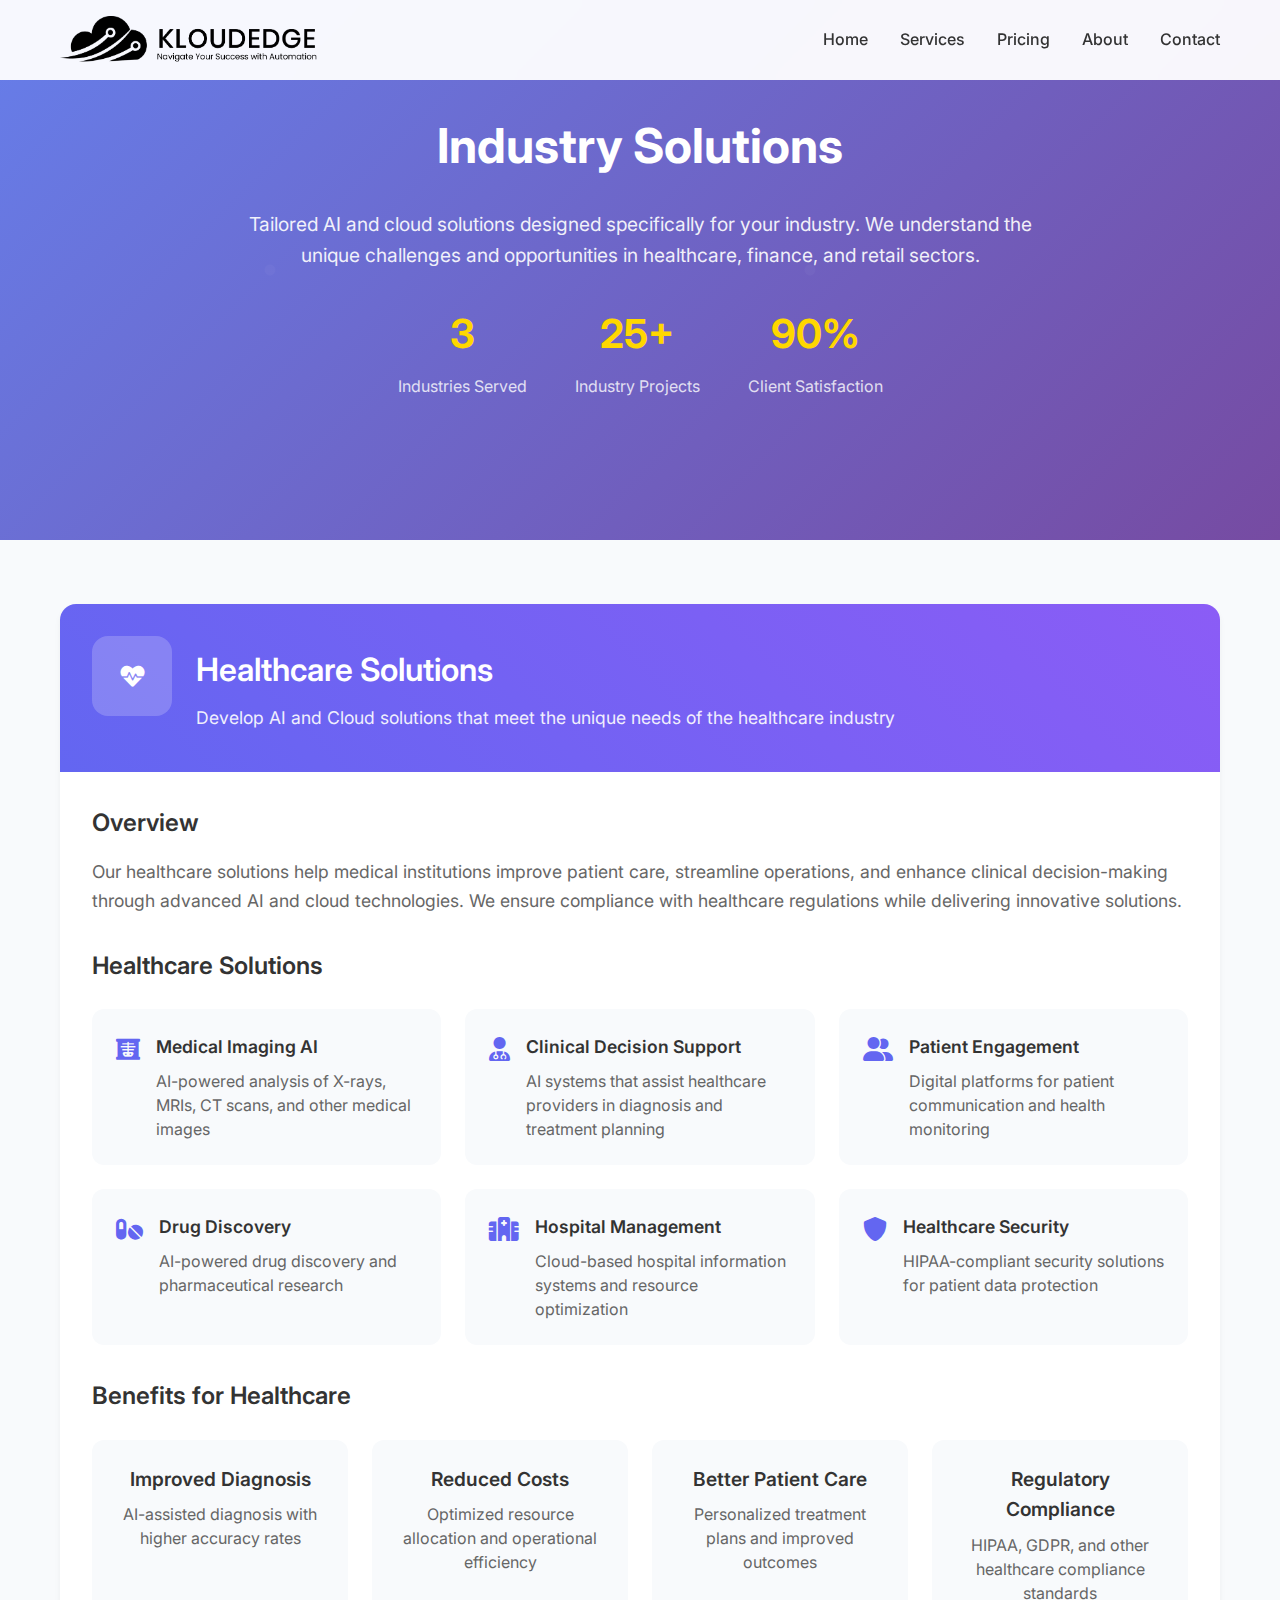
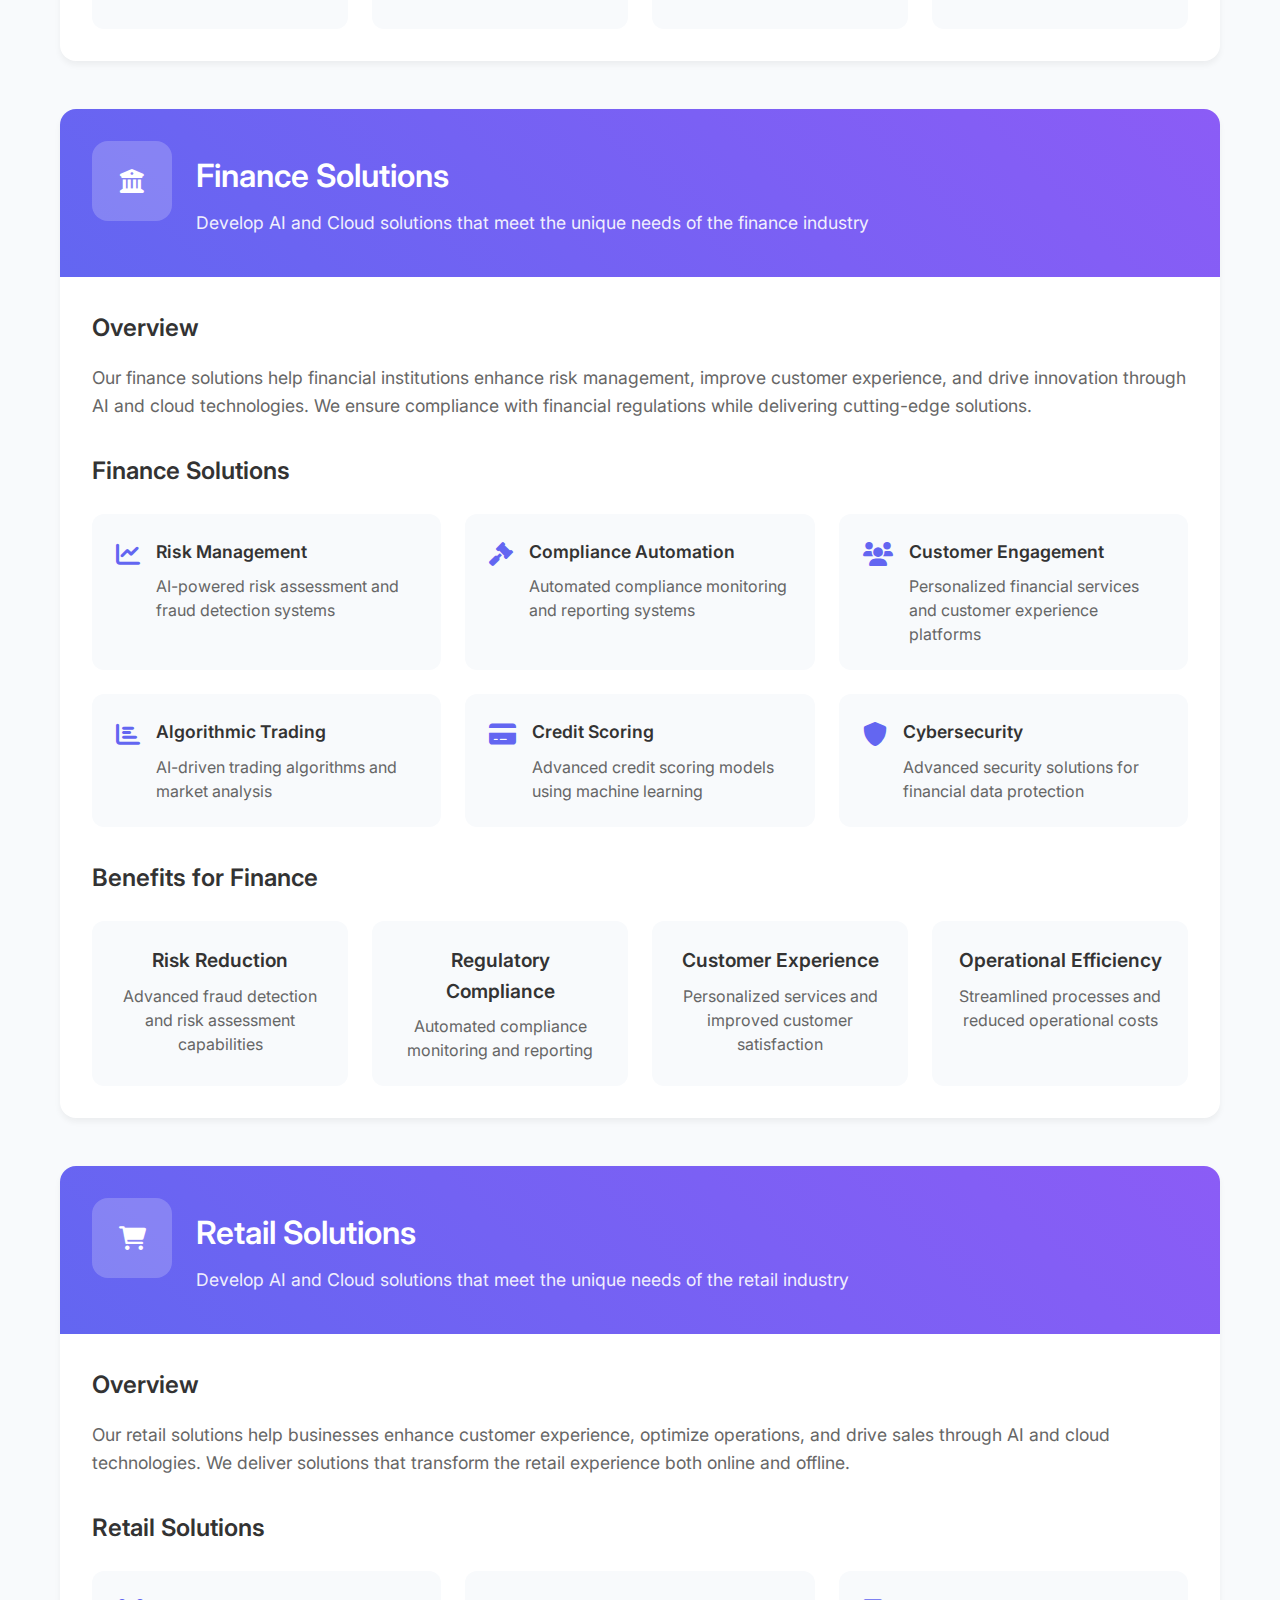
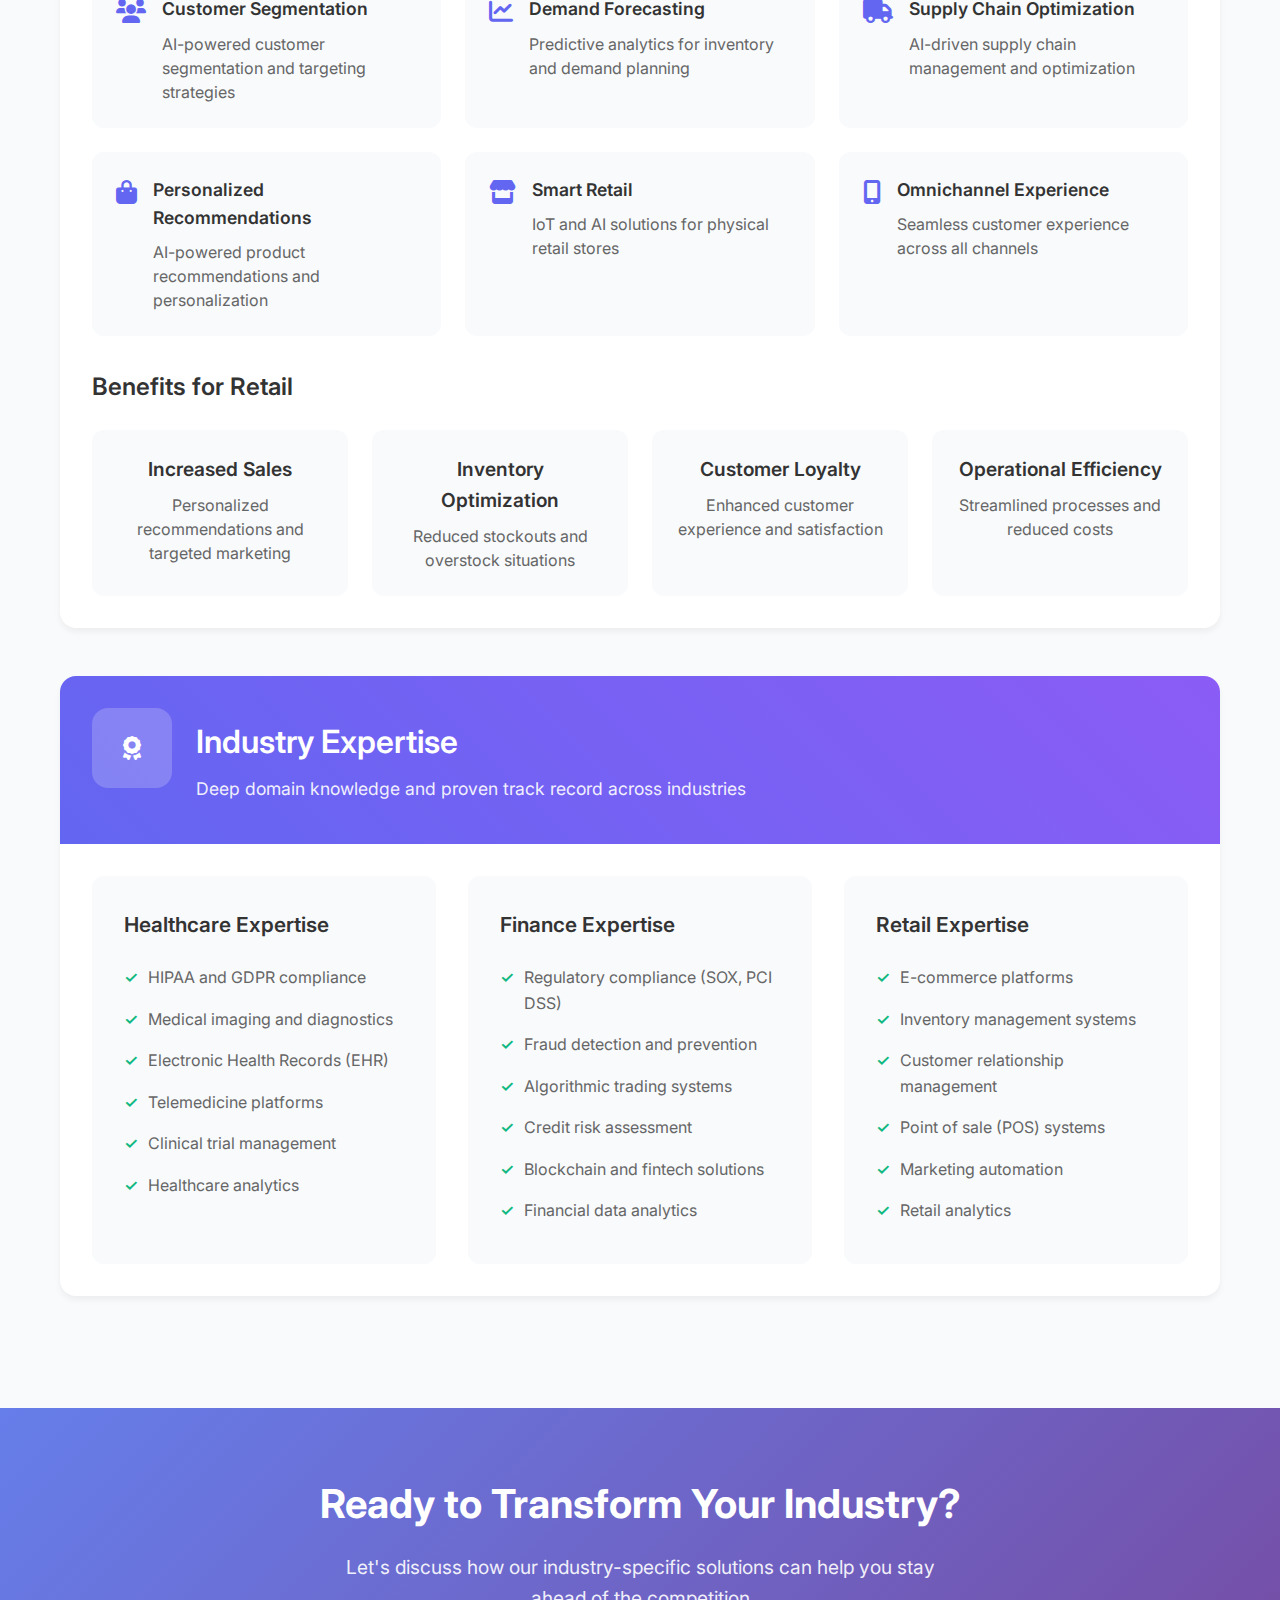
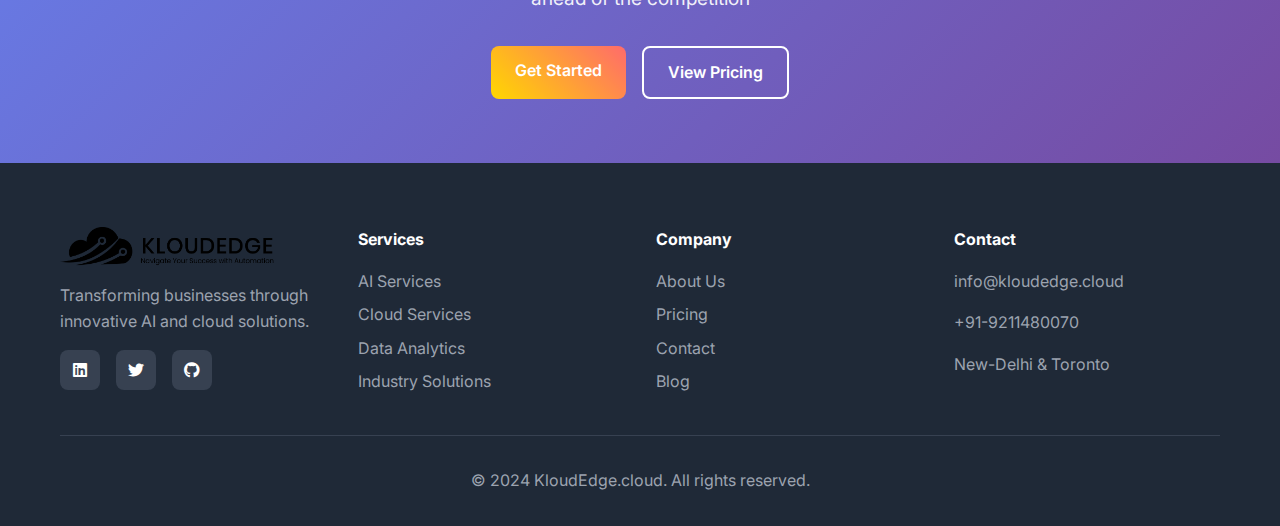
<file: services/industry-solutions.html>
<!DOCTYPE html>
<html lang="en">
<head>
    <meta charset="UTF-8">
    <meta name="viewport" content="width=device-width, initial-scale=1.0">
    <title>Industry Solutions - KloudEdge.cloud</title>
    <link rel="icon" type="image/x-icon" href="data:image/svg+xml,<svg xmlns='http://www.w3.org/2000/svg' viewBox='0 0 100 100'><text y='.9em' font-size='90'>☁️</text></svg>">
    <link rel="stylesheet" href="../styles.css">
    <link href="https://fonts.googleapis.com/css2?family=Inter:wght@300;400;500;600;700&display=swap" rel="stylesheet">
    <link rel="stylesheet" href="https://cdnjs.cloudflare.com/ajax/libs/font-awesome/6.0.0/css/all.min.css">
</head>
<body>
    <!-- Navigation -->
    <nav class="navbar">
        <div class="nav-container">
            <div class="nav-logo">
                <a href="../index.html"><img src="../assets/logo.png" alt="KloudEdge Logo" class="site-logo"></a>
            </div>
            <ul class="nav-menu">
                <li><a href="../index.html#home">Home</a></li>
                <li><a href="../index.html#services">Services</a></li>
                <li><a href="../index.html#pricing">Pricing</a></li>
                <li><a href="../index.html#about">About</a></li>
                <li><a href="../index.html#contact">Contact</a></li>
            </ul>
            <div class="hamburger">
                <span></span>
                <span></span>
                <span></span>
            </div>
        </div>
    </nav>

    <!-- Hero Section -->
    <section class="service-hero">
        <div class="container">
            <div class="service-hero-content">
                <h1>Industry Solutions</h1>
                <p>Tailored AI and cloud solutions designed specifically for your industry. We understand the unique challenges and opportunities in healthcare, finance, and retail sectors.</p>
                <div class="service-hero-stats">
                    <div class="stat">
                        <h3>3</h3>
                        <p>Industries Served</p>
                    </div>
                    <div class="stat">
                        <h3>25+</h3>
                        <p>Industry Projects</p>
                    </div>
                    <div class="stat">
                        <h3>90%</h3>
                        <p>Client Satisfaction</p>
                    </div>
                </div>
            </div>
        </div>
    </section>

    <!-- Service Details -->
    <section class="service-details">
        <div class="container">
            <!-- Healthcare Solutions -->
            <div class="service-detail-card">
                <div class="service-detail-header">
                    <div class="service-icon">
                        <i class="fas fa-heartbeat"></i>
                    </div>
                    <div>
                        <h2>Healthcare Solutions</h2>
                        <p class="service-subtitle">Develop AI and Cloud solutions that meet the unique needs of the healthcare industry</p>
                    </div>
                </div>
                
                <div class="service-content">
                    <div class="service-overview">
                        <h3>Overview</h3>
                        <p>Our healthcare solutions help medical institutions improve patient care, streamline operations, and enhance clinical decision-making through advanced AI and cloud technologies. We ensure compliance with healthcare regulations while delivering innovative solutions.</p>
                    </div>

                    <div class="service-features">
                        <h3>Healthcare Solutions</h3>
                        <div class="features-grid">
                            <div class="feature-item">
                                <i class="fas fa-x-ray"></i>
                                <div>
                                    <h4>Medical Imaging AI</h4>
                                    <p>AI-powered analysis of X-rays, MRIs, CT scans, and other medical images</p>
                                </div>
                            </div>
                            <div class="feature-item">
                                <i class="fas fa-user-md"></i>
                                <div>
                                    <h4>Clinical Decision Support</h4>
                                    <p>AI systems that assist healthcare providers in diagnosis and treatment planning</p>
                                </div>
                            </div>
                            <div class="feature-item">
                                <i class="fas fa-user-friends"></i>
                                <div>
                                    <h4>Patient Engagement</h4>
                                    <p>Digital platforms for patient communication and health monitoring</p>
                                </div>
                            </div>
                            <div class="feature-item">
                                <i class="fas fa-pills"></i>
                                <div>
                                    <h4>Drug Discovery</h4>
                                    <p>AI-powered drug discovery and pharmaceutical research</p>
                                </div>
                            </div>
                            <div class="feature-item">
                                <i class="fas fa-hospital"></i>
                                <div>
                                    <h4>Hospital Management</h4>
                                    <p>Cloud-based hospital information systems and resource optimization</p>
                                </div>
                            </div>
                            <div class="feature-item">
                                <i class="fas fa-shield-alt"></i>
                                <div>
                                    <h4>Healthcare Security</h4>
                                    <p>HIPAA-compliant security solutions for patient data protection</p>
                                </div>
                            </div>
                        </div>
                    </div>

                    <div class="healthcare-benefits">
                        <h3>Benefits for Healthcare</h3>
                        <div class="benefits-grid">
                            <div class="benefit-item">
                                <h4>Improved Diagnosis</h4>
                                <p>AI-assisted diagnosis with higher accuracy rates</p>
                            </div>
                            <div class="benefit-item">
                                <h4>Reduced Costs</h4>
                                <p>Optimized resource allocation and operational efficiency</p>
                            </div>
                            <div class="benefit-item">
                                <h4>Better Patient Care</h4>
                                <p>Personalized treatment plans and improved outcomes</p>
                            </div>
                            <div class="benefit-item">
                                <h4>Regulatory Compliance</h4>
                                <p>HIPAA, GDPR, and other healthcare compliance standards</p>
                            </div>
                        </div>
                    </div>
                </div>
            </div>

            <!-- Finance Solutions -->
            <div class="service-detail-card">
                <div class="service-detail-header">
                    <div class="service-icon">
                        <i class="fas fa-university"></i>
                    </div>
                    <div>
                        <h2>Finance Solutions</h2>
                        <p class="service-subtitle">Develop AI and Cloud solutions that meet the unique needs of the finance industry</p>
                    </div>
                </div>
                
                <div class="service-content">
                    <div class="service-overview">
                        <h3>Overview</h3>
                        <p>Our finance solutions help financial institutions enhance risk management, improve customer experience, and drive innovation through AI and cloud technologies. We ensure compliance with financial regulations while delivering cutting-edge solutions.</p>
                    </div>

                    <div class="service-features">
                        <h3>Finance Solutions</h3>
                        <div class="features-grid">
                            <div class="feature-item">
                                <i class="fas fa-chart-line"></i>
                                <div>
                                    <h4>Risk Management</h4>
                                    <p>AI-powered risk assessment and fraud detection systems</p>
                                </div>
                            </div>
                            <div class="feature-item">
                                <i class="fas fa-gavel"></i>
                                <div>
                                    <h4>Compliance Automation</h4>
                                    <p>Automated compliance monitoring and reporting systems</p>
                                </div>
                            </div>
                            <div class="feature-item">
                                <i class="fas fa-users"></i>
                                <div>
                                    <h4>Customer Engagement</h4>
                                    <p>Personalized financial services and customer experience platforms</p>
                                </div>
                            </div>
                            <div class="feature-item">
                                <i class="fas fa-chart-bar"></i>
                                <div>
                                    <h4>Algorithmic Trading</h4>
                                    <p>AI-driven trading algorithms and market analysis</p>
                                </div>
                            </div>
                            <div class="feature-item">
                                <i class="fas fa-credit-card"></i>
                                <div>
                                    <h4>Credit Scoring</h4>
                                    <p>Advanced credit scoring models using machine learning</p>
                                </div>
                            </div>
                            <div class="feature-item">
                                <i class="fas fa-shield-alt"></i>
                                <div>
                                    <h4>Cybersecurity</h4>
                                    <p>Advanced security solutions for financial data protection</p>
                                </div>
                            </div>
                        </div>
                    </div>

                    <div class="finance-benefits">
                        <h3>Benefits for Finance</h3>
                        <div class="benefits-grid">
                            <div class="benefit-item">
                                <h4>Risk Reduction</h4>
                                <p>Advanced fraud detection and risk assessment capabilities</p>
                            </div>
                            <div class="benefit-item">
                                <h4>Regulatory Compliance</h4>
                                <p>Automated compliance monitoring and reporting</p>
                            </div>
                            <div class="benefit-item">
                                <h4>Customer Experience</h4>
                                <p>Personalized services and improved customer satisfaction</p>
                            </div>
                            <div class="benefit-item">
                                <h4>Operational Efficiency</h4>
                                <p>Streamlined processes and reduced operational costs</p>
                            </div>
                        </div>
                    </div>
                </div>
            </div>

            <!-- Retail Solutions -->
            <div class="service-detail-card">
                <div class="service-detail-header">
                    <div class="service-icon">
                        <i class="fas fa-shopping-cart"></i>
                    </div>
                    <div>
                        <h2>Retail Solutions</h2>
                        <p class="service-subtitle">Develop AI and Cloud solutions that meet the unique needs of the retail industry</p>
                    </div>
                </div>
                
                <div class="service-content">
                    <div class="service-overview">
                        <h3>Overview</h3>
                        <p>Our retail solutions help businesses enhance customer experience, optimize operations, and drive sales through AI and cloud technologies. We deliver solutions that transform the retail experience both online and offline.</p>
                    </div>

                    <div class="service-features">
                        <h3>Retail Solutions</h3>
                        <div class="features-grid">
                            <div class="feature-item">
                                <i class="fas fa-users"></i>
                                <div>
                                    <h4>Customer Segmentation</h4>
                                    <p>AI-powered customer segmentation and targeting strategies</p>
                                </div>
                            </div>
                            <div class="feature-item">
                                <i class="fas fa-chart-line"></i>
                                <div>
                                    <h4>Demand Forecasting</h4>
                                    <p>Predictive analytics for inventory and demand planning</p>
                                </div>
                            </div>
                            <div class="feature-item">
                                <i class="fas fa-truck"></i>
                                <div>
                                    <h4>Supply Chain Optimization</h4>
                                    <p>AI-driven supply chain management and optimization</p>
                                </div>
                            </div>
                            <div class="feature-item">
                                <i class="fas fa-shopping-bag"></i>
                                <div>
                                    <h4>Personalized Recommendations</h4>
                                    <p>AI-powered product recommendations and personalization</p>
                                </div>
                            </div>
                            <div class="feature-item">
                                <i class="fas fa-store"></i>
                                <div>
                                    <h4>Smart Retail</h4>
                                    <p>IoT and AI solutions for physical retail stores</p>
                                </div>
                            </div>
                            <div class="feature-item">
                                <i class="fas fa-mobile-alt"></i>
                                <div>
                                    <h4>Omnichannel Experience</h4>
                                    <p>Seamless customer experience across all channels</p>
                                </div>
                            </div>
                        </div>
                    </div>

                    <div class="retail-benefits">
                        <h3>Benefits for Retail</h3>
                        <div class="benefits-grid">
                            <div class="benefit-item">
                                <h4>Increased Sales</h4>
                                <p>Personalized recommendations and targeted marketing</p>
                            </div>
                            <div class="benefit-item">
                                <h4>Inventory Optimization</h4>
                                <p>Reduced stockouts and overstock situations</p>
                            </div>
                            <div class="benefit-item">
                                <h4>Customer Loyalty</h4>
                                <p>Enhanced customer experience and satisfaction</p>
                            </div>
                            <div class="benefit-item">
                                <h4>Operational Efficiency</h4>
                                <p>Streamlined processes and reduced costs</p>
                            </div>
                        </div>
                    </div>
                </div>
            </div>

            <!-- Industry Expertise -->
            <div class="service-detail-card">
                <div class="service-detail-header">
                    <div class="service-icon">
                        <i class="fas fa-award"></i>
                    </div>
                    <div>
                        <h2>Industry Expertise</h2>
                        <p class="service-subtitle">Deep domain knowledge and proven track record across industries</p>
                    </div>
                </div>
                
                <div class="service-content">
                    <div class="expertise-grid">
                        <div class="expertise-item">
                            <h3>Healthcare Expertise</h3>
                            <ul>
                                <li>HIPAA and GDPR compliance</li>
                                <li>Medical imaging and diagnostics</li>
                                <li>Electronic Health Records (EHR)</li>
                                <li>Telemedicine platforms</li>
                                <li>Clinical trial management</li>
                                <li>Healthcare analytics</li>
                            </ul>
                        </div>
                        <div class="expertise-item">
                            <h3>Finance Expertise</h3>
                            <ul>
                                <li>Regulatory compliance (SOX, PCI DSS)</li>
                                <li>Fraud detection and prevention</li>
                                <li>Algorithmic trading systems</li>
                                <li>Credit risk assessment</li>
                                <li>Blockchain and fintech solutions</li>
                                <li>Financial data analytics</li>
                            </ul>
                        </div>
                        <div class="expertise-item">
                            <h3>Retail Expertise</h3>
                            <ul>
                                <li>E-commerce platforms</li>
                                <li>Inventory management systems</li>
                                <li>Customer relationship management</li>
                                <li>Point of sale (POS) systems</li>
                                <li>Marketing automation</li>
                                <li>Retail analytics</li>
                            </ul>
                        </div>
                    </div>
                </div>
            </div>
        </div>
    </section>

    <!-- CTA Section -->
    <section class="cta-section">
        <div class="container">
            <div class="cta-content">
                <h2>Ready to Transform Your Industry?</h2>
                <p>Let's discuss how our industry-specific solutions can help you stay ahead of the competition</p>
                <div class="cta-buttons">
                    <a href="../index.html#contact" class="btn btn-primary">Get Started</a>
                    <a href="../index.html#pricing" class="btn btn-secondary">View Pricing</a>
                </div>
            </div>
        </div>
    </section>

    <!-- Footer -->
    <footer class="footer">
        <div class="container">
            <div class="footer-content">
                <div class="footer-section">
                    <a href="../index.html"><img src="../assets/logo.png" alt="KloudEdge Logo" class="site-logo-footer"></a>
                    <p>Transforming businesses through innovative AI and cloud solutions.</p>
                    <div class="social-links">
                        <a href="#"><i class="fab fa-linkedin"></i></a>
                        <a href="#"><i class="fab fa-twitter"></i></a>
                        <a href="#"><i class="fab fa-github"></i></a>
                    </div>
                </div>
                <div class="footer-section">
                    <h4>Services</h4>
                    <ul>
                        <li><a href="ai-services.html">AI Services</a></li>
                        <li><a href="cloud-services.html">Cloud Services</a></li>
                        <li><a href="data-analytics.html">Data Analytics</a></li>
                        <li><a href="industry-solutions.html">Industry Solutions</a></li>
                    </ul>
                </div>
                <div class="footer-section">
                    <h4>Company</h4>
                    <ul>
                        <li><a href="../index.html#about">About Us</a></li>
                        <li><a href="../index.html#pricing">Pricing</a></li>
                        <li><a href="../index.html#contact">Contact</a></li>
                        <li><a href="#">Blog</a></li>
                    </ul>
                </div>
                <div class="footer-section">
                    <h4>Contact</h4>
                    <p>info@kloudedge.cloud</p>
                    <p>+91-9211480070</p>
                    <p>New-Delhi & Toronto</p>
                </div>
            </div>
            <div class="footer-bottom">
                <p>&copy; 2024 KloudEdge.cloud. All rights reserved.</p>
            </div>
        </div>
    </footer>

    <script src="../script.js"></script>
</body>
</html>
</file>
<file: styles.css>
/* Reset and Base Styles */
* {
    margin: 0;
    padding: 0;
    box-sizing: border-box;
}

body {
    font-family: 'Inter', sans-serif;
    line-height: 1.6;
    color: #333;
    overflow-x: hidden;
}

.container {
    max-width: 1200px;
    margin: 0 auto;
    padding: 0 20px;
}

/* Navigation */
.navbar {
    position: fixed;
    top: 0;
    width: 100%;
    background: rgba(255, 255, 255, 0.95);
    backdrop-filter: blur(10px);
    z-index: 1000;
    padding: 1rem 0;
    transition: all 0.3s ease;
}

.nav-container {
    max-width: 1200px;
    margin: 0 auto;
    padding: 0 20px;
    display: flex;
    justify-content: space-between;
    align-items: center;
}

.nav-logo h2 {
    font-size: 1.5rem;
    font-weight: 700;
    color: #333;
}

.nav-logo span {
    color: #6366f1;
}

.nav-menu {
    display: flex;
    list-style: none;
    gap: 2rem;
}

.nav-menu a {
    text-decoration: none;
    color: #333;
    font-weight: 500;
    transition: color 0.3s ease;
}

.nav-menu a:hover {
    color: #6366f1;
}

.hamburger {
    display: none;
    flex-direction: column;
    cursor: pointer;
}

.hamburger span {
    width: 25px;
    height: 3px;
    background: #333;
    margin: 3px 0;
    transition: 0.3s;
}

/* Hero Section */
.hero {
    min-height: 100vh;
    display: flex;
    align-items: center;
    background: linear-gradient(135deg, #667eea 0%, #764ba2 100%);
    color: white;
    position: relative;
    overflow: hidden;
}

.hero::before {
    content: '';
    position: absolute;
    top: 0;
    left: 0;
    right: 0;
    bottom: 0;
    background: url('data:image/svg+xml,<svg xmlns="http://www.w3.org/2000/svg" viewBox="0 0 100 100"><defs><pattern id="grain" width="100" height="100" patternUnits="userSpaceOnUse"><circle cx="50" cy="50" r="1" fill="white" opacity="0.1"/></pattern></defs><rect width="100" height="100" fill="url(%23grain)"/></svg>');
    opacity: 0.3;
}

.hero-container {
    max-width: 1200px;
    margin: 0 auto;
    padding: 0 20px;
    display: grid;
    grid-template-columns: 1fr 1fr;
    gap: 4rem;
    align-items: center;
    position: relative;
    z-index: 1;
}

.hero-content h1 {
    font-size: 3.5rem;
    font-weight: 700;
    margin-bottom: 1.5rem;
    line-height: 1.2;
}

.gradient-text {
    background: linear-gradient(45deg, #ffd700, #ff6b6b);
    -webkit-background-clip: text;
    -webkit-text-fill-color: transparent;
    background-clip: text;
}

.hero-content p {
    font-size: 1.2rem;
    margin-bottom: 2rem;
    opacity: 0.9;
}

.hero-buttons {
    display: flex;
    gap: 1rem;
}

.btn {
    padding: 12px 24px;
    border-radius: 8px;
    text-decoration: none;
    font-weight: 600;
    transition: all 0.3s ease;
    display: inline-block;
    border: none;
    cursor: pointer;
    font-size: 1rem;
}

.btn-primary {
    background: linear-gradient(45deg, #ffd700, #ff6b6b);
    color: white;
}

.btn-primary:hover {
    transform: translateY(-2px);
    box-shadow: 0 10px 25px rgba(255, 215, 0, 0.3);
}

.btn-secondary {
    background: transparent;
    color: white;
    border: 2px solid white;
}

.btn-secondary:hover {
    background: white;
    color: #333;
}

.btn-outline {
    background: transparent;
    color: #6366f1;
    border: 2px solid #6366f1;
}

.btn-outline:hover {
    background: #6366f1;
    color: white;
}

/* Hero Visual */
.hero-visual {
    position: relative;
    height: 400px;
}

.floating-card {
    position: absolute;
    background: rgba(255, 255, 255, 0.1);
    backdrop-filter: blur(10px);
    border: 1px solid rgba(255, 255, 255, 0.2);
    border-radius: 16px;
    padding: 2rem;
    text-align: center;
    animation: float 6s ease-in-out infinite;
}

.floating-card:nth-child(1) {
    top: 0;
    left: 0;
    animation-delay: 0s;
}

.floating-card:nth-child(2) {
    top: 50%;
    right: 0;
    animation-delay: 2s;
}

.floating-card:nth-child(3) {
    bottom: 0;
    left: 50%;
    animation-delay: 4s;
}

.floating-card i {
    font-size: 2rem;
    margin-bottom: 1rem;
    color: #ffd700;
}

.floating-card h3 {
    font-size: 1.2rem;
    font-weight: 600;
}

@keyframes float {
    0%, 100% { transform: translateY(0px); }
    50% { transform: translateY(-20px); }
}

/* Section Headers */
.section-header {
    text-align: center;
    margin-bottom: 4rem;
}

.section-header h2 {
    font-size: 2.5rem;
    font-weight: 700;
    margin-bottom: 1rem;
    color: #333;
}

.section-header p {
    font-size: 1.1rem;
    color: #666;
    max-width: 600px;
    margin: 0 auto;
}

/* Services Section */
.services {
    padding: 6rem 0;
    background: #f8fafc;
}

.service-category {
    margin-bottom: 4rem;
}

.category-header {
    display: flex;
    justify-content: space-between;
    align-items: center;
    margin-bottom: 2rem;
    flex-wrap: wrap;
    gap: 1rem;
}

.service-category h3 {
    font-size: 2rem;
    font-weight: 600;
    color: #333;
    display: flex;
    align-items: center;
    gap: 1rem;
    margin: 0;
}

.service-category h3 i {
    color: #6366f1;
}

.category-link {
    display: flex;
    align-items: center;
    gap: 0.5rem;
    color: #6366f1;
    text-decoration: none;
    font-weight: 500;
    padding: 0.5rem 1rem;
    border: 2px solid #6366f1;
    border-radius: 8px;
    transition: all 0.3s ease;
}

.category-link:hover {
    background: #6366f1;
    color: white;
    transform: translateY(-2px);
}

.service-grid {
    display: grid;
    grid-template-columns: repeat(auto-fit, minmax(300px, 1fr));
    gap: 2rem;
}

.service-card {
    background: white;
    padding: 2rem;
    border-radius: 16px;
    box-shadow: 0 4px 6px rgba(0, 0, 0, 0.05);
    transition: all 0.3s ease;
    border: 1px solid #e2e8f0;
}

.service-card:hover {
    transform: translateY(-5px);
    box-shadow: 0 20px 40px rgba(0, 0, 0, 0.1);
}

.service-icon {
    width: 60px;
    height: 60px;
    background: linear-gradient(45deg, #6366f1, #8b5cf6);
    border-radius: 12px;
    display: flex;
    align-items: center;
    justify-content: center;
    margin-bottom: 1.5rem;
}

.service-icon i {
    font-size: 1.5rem;
    color: white;
}

.service-card h4 {
    font-size: 1.3rem;
    font-weight: 600;
    margin-bottom: 1rem;
    color: #333;
}

.service-card p {
    color: #666;
    line-height: 1.6;
}

/* Pricing Section */
.pricing {
    padding: 6rem 0;
    background: white;
}

.pricing-grid {
    display: grid;
    grid-template-columns: repeat(auto-fit, minmax(300px, 1fr));
    gap: 2rem;
    max-width: 1000px;
    margin: 0 auto;
}

.pricing-card {
    background: white;
    border: 2px solid #e2e8f0;
    border-radius: 16px;
    padding: 2rem;
    text-align: center;
    transition: all 0.3s ease;
    position: relative;
}

.pricing-card.featured {
    border-color: #6366f1;
    transform: scale(1.05);
    box-shadow: 0 20px 40px rgba(99, 102, 241, 0.1);
}

.pricing-card:hover {
    transform: translateY(-5px);
    box-shadow: 0 20px 40px rgba(0, 0, 0, 0.1);
}

.pricing-card.featured:hover {
    transform: scale(1.05) translateY(-5px);
}

.pricing-header {
    display: flex;
    flex-direction: column;
    align-items: center;
}

.pricing-header h3 {
    font-size: 1.5rem;
    font-weight: 600;
    margin-bottom: 1rem;
    color: #333;
}

.price {
    display: flex;
    align-items: baseline;
    justify-content: center;
    gap: 0.25em;
    font-variant-numeric: tabular-nums;
}

.price .currency {
    font-size: 2rem;
    margin-right: 0.1em;
    line-height: 1;
}

.price .amount {
    font-size: 2.5rem;
    font-weight: 700;
    letter-spacing: 0.5px;
    min-width: 5.5ch;
    display: inline-block;
    text-align: right;
}

.price .period {
    font-size: 1.1rem;
    color: #666;
    font-weight: 400;
    margin-left: 0.2em;
    white-space: nowrap;
}

.price-subtitle {
    color: #666;
    margin-bottom: 2rem;
}

.pricing-features {
    margin-bottom: 2rem;
}

.pricing-features p {
    margin-bottom: 0.5rem;
    color: #666;
    display: flex;
    align-items: center;
    gap: 0.5rem;
}

.pricing-features i {
    color: #10b981;
    font-size: 0.9rem;
}

/* Why Choose Us Section */
.why-choose-us {
    padding: 6rem 0;
    background: #f8fafc;
}

.features-grid {
    display: grid;
    grid-template-columns: repeat(auto-fit, minmax(300px, 1fr));
    gap: 2rem;
}

.feature-card {
    background: white;
    padding: 2rem;
    border-radius: 16px;
    text-align: center;
    box-shadow: 0 4px 6px rgba(0, 0, 0, 0.05);
    transition: all 0.3s ease;
}

.feature-card:hover {
    transform: translateY(-5px);
    box-shadow: 0 20px 40px rgba(0, 0, 0, 0.1);
}

.feature-icon {
    width: 80px;
    height: 80px;
    background: linear-gradient(45deg, #10b981, #059669);
    border-radius: 50%;
    display: flex;
    align-items: center;
    justify-content: center;
    margin: 0 auto 1.5rem;
}

.feature-icon i {
    font-size: 2rem;
    color: white;
}

.feature-card h4 {
    font-size: 1.3rem;
    font-weight: 600;
    margin-bottom: 1rem;
    color: #333;
}

.feature-card p {
    color: #666;
    line-height: 1.6;
}

/* Contact Section */
.contact {
    padding: 6rem 0;
    background: white;
}

.contact-content {
    display: grid;
    grid-template-columns: 1fr 1fr;
    gap: 4rem;
    max-width: 1000px;
    margin: 0 auto;
}

.contact-info {
    display: flex;
    flex-direction: column;
    gap: 2rem;
}

.contact-item {
    display: flex;
    align-items: center;
    gap: 1rem;
}

.contact-item i {
    width: 50px;
    height: 50px;
    background: linear-gradient(45deg, #6366f1, #8b5cf6);
    border-radius: 12px;
    display: flex;
    align-items: center;
    justify-content: center;
    color: white;
    font-size: 1.2rem;
}

.contact-item h4 {
    font-size: 1.1rem;
    font-weight: 600;
    margin-bottom: 0.25rem;
    color: #333;
}

.contact-item p {
    color: #666;
}

.contact-form {
    background: #f8fafc;
    padding: 2rem;
    border-radius: 16px;
}

.form-group {
    margin-bottom: 1.5rem;
}

.form-group input,
.form-group select,
.form-group textarea {
    width: 100%;
    padding: 12px 16px;
    border: 2px solid #e2e8f0;
    border-radius: 8px;
    font-size: 1rem;
    transition: border-color 0.3s ease;
    font-family: inherit;
}

.form-group input:focus,
.form-group select:focus,
.form-group textarea:focus {
    outline: none;
    border-color: #6366f1;
}

.form-group textarea {
    resize: vertical;
    min-height: 120px;
}

/* Footer */
.footer {
    background: #1f2937 !important;
    color: white;
    padding: 4rem 0 2rem;
    background-image: none !important;
    background-size: initial !important;
    background-repeat: no-repeat !important;
    background-position: initial !important;
}

.footer-content {
    display: grid;
    grid-template-columns: repeat(auto-fit, minmax(250px, 1fr));
    gap: 2rem;
    margin-bottom: 2rem;
}

.footer-section h3,
.footer-section h4 {
    margin-bottom: 1rem;
    color: white;
}

.footer-section h3 span {
    color: #6366f1;
}

.footer-section p {
    color: #9ca3af;
    margin-bottom: 1rem;
}

.footer-section ul {
    list-style: none;
}

.footer-section ul li {
    margin-bottom: 0.5rem;
}

.footer-section ul li a {
    color: #9ca3af;
    text-decoration: none;
    transition: color 0.3s ease;
}

.footer-section ul li a:hover {
    color: #6366f1;
}

.social-links {
    display: flex;
    gap: 1rem;
}

.social-links a {
    width: 40px;
    height: 40px;
    background: #374151;
    border-radius: 8px;
    display: flex;
    align-items: center;
    justify-content: center;
    color: white;
    text-decoration: none;
    transition: all 0.3s ease;
}

.social-links a:hover {
    background: #6366f1;
    transform: translateY(-2px);
}

.footer-bottom {
    border-top: 1px solid #374151;
    padding-top: 2rem;
    text-align: center;
    color: #9ca3af;
}

/* Responsive Design */
@media (max-width: 768px) {
    .hamburger {
        display: flex;
    }

    .nav-menu {
        position: fixed;
        left: -100%;
        top: 70px;
        flex-direction: column;
        background-color: white;
        width: 100%;
        text-align: center;
        transition: 0.3s;
        box-shadow: 0 10px 27px rgba(0, 0, 0, 0.05);
        padding: 2rem 0;
    }

    .category-header {
        flex-direction: column;
        align-items: flex-start;
        gap: 1rem;
    }

    .category-link {
        align-self: flex-start;
    }

    .nav-menu.active {
        left: 0;
    }

    .hero-container {
        grid-template-columns: 1fr;
        text-align: center;
        gap: 2rem;
    }

    .hero-content h1 {
        font-size: 2.5rem;
    }

    .hero-buttons {
        justify-content: center;
        flex-wrap: wrap;
    }

    .hero-visual {
        height: 300px;
    }

    .floating-card {
        padding: 1.5rem;
    }

    .floating-card i {
        font-size: 1.5rem;
    }

    .floating-card h3 {
        font-size: 1rem;
    }

    .section-header h2 {
        font-size: 2rem;
    }

    .service-grid {
        grid-template-columns: 1fr;
    }

    .pricing-grid {
        grid-template-columns: 1fr;
    }

    .pricing-card.featured {
        transform: none;
    }

    .pricing-card.featured:hover {
        transform: translateY(-5px);
    }

    .features-grid {
        grid-template-columns: 1fr;
    }

    .contact-content {
        grid-template-columns: 1fr;
        gap: 2rem;
    }

    .footer-content {
        grid-template-columns: 1fr;
        text-align: center;
    }
}

@media (max-width: 480px) {
    .hero-content h1 {
        font-size: 2rem;
    }

    .hero-content p {
        font-size: 1rem;
    }

    .btn {
        padding: 10px 20px;
        font-size: 0.9rem;
    }

    .section-header h2 {
        font-size: 1.8rem;
    }

    .service-card,
    .pricing-card,
    .feature-card {
        padding: 1.5rem;
    }
}

/* Smooth Scrolling */
html {
    scroll-behavior: smooth;
}

/* Loading Animation */
@keyframes fadeInUp {
    from {
        opacity: 0;
        transform: translateY(30px);
    }
    to {
        opacity: 1;
        transform: translateY(0);
    }
}

.service-card,
.pricing-card,
.feature-card {
    animation: fadeInUp 0.6s ease-out;
}

/* Service Detail Pages */
.service-hero {
    min-height: 60vh;
    display: flex;
    align-items: center;
    background: linear-gradient(135deg, #667eea 0%, #764ba2 100%);
    color: white;
    position: relative;
    overflow: hidden;
}

.service-hero::before {
    content: '';
    position: absolute;
    top: 0;
    left: 0;
    right: 0;
    bottom: 0;
    background: url('data:image/svg+xml,<svg xmlns="http://www.w3.org/2000/svg" viewBox="0 0 100 100"><defs><pattern id="grain" width="100" height="100" patternUnits="userSpaceOnUse"><circle cx="50" cy="50" r="1" fill="white" opacity="0.1"/></pattern></defs><rect width="100" height="100" fill="url(%23grain)"/></svg>');
    opacity: 0.3;
}

.service-hero-content {
    position: relative;
    z-index: 1;
    text-align: center;
}

.service-hero-content h1 {
    font-size: 3rem;
    font-weight: 700;
    margin-bottom: 1.5rem;
}

.service-hero-content p {
    font-size: 1.2rem;
    margin-bottom: 2rem;
    opacity: 0.9;
    max-width: 800px;
    margin-left: auto;
    margin-right: auto;
}

.service-hero-stats {
    display: flex;
    justify-content: center;
    gap: 3rem;
    margin-top: 2rem;
}

.stat {
    text-align: center;
}

.stat h3 {
    font-size: 2.5rem;
    font-weight: 700;
    margin-bottom: 0.5rem;
    color: #ffd700;
}

.stat p {
    font-size: 1rem;
    opacity: 0.8;
}

.service-details {
    padding: 4rem 0;
    background: #f8fafc;
}

.service-detail-card {
    background: white;
    border-radius: 16px;
    margin-bottom: 3rem;
    box-shadow: 0 4px 6px rgba(0, 0, 0, 0.05);
    overflow: hidden;
}

.service-detail-header {
    background: linear-gradient(45deg, #6366f1, #8b5cf6);
    color: white;
    padding: 2rem;
    display: flex;
    align-items: center;
    gap: 1.5rem;
}

.service-detail-header .service-icon {
    width: 80px;
    height: 80px;
    background: rgba(255, 255, 255, 0.2);
    border-radius: 16px;
    display: flex;
    align-items: center;
    justify-content: center;
    font-size: 2rem;
}

.service-detail-header h2 {
    font-size: 2rem;
    font-weight: 600;
    margin-bottom: 0.5rem;
}

.service-subtitle {
    font-size: 1.1rem;
    opacity: 0.9;
}

.service-content {
    padding: 2rem;
}

.service-overview {
    margin-bottom: 2rem;
}

.service-overview h3 {
    font-size: 1.5rem;
    font-weight: 600;
    margin-bottom: 1rem;
    color: #333;
}

.service-overview p {
    font-size: 1.1rem;
    line-height: 1.6;
    color: #666;
}

.service-features {
    margin-bottom: 2rem;
}

.service-features h3 {
    font-size: 1.5rem;
    font-weight: 600;
    margin-bottom: 1.5rem;
    color: #333;
}

.features-grid {
    display: grid;
    grid-template-columns: repeat(auto-fit, minmax(300px, 1fr));
    gap: 1.5rem;
}

.feature-item {
    display: flex;
    align-items: flex-start;
    gap: 1rem;
    padding: 1.5rem;
    background: #f8fafc;
    border-radius: 12px;
    transition: all 0.3s ease;
}

.feature-item:hover {
    background: #e2e8f0;
    transform: translateY(-2px);
}

.feature-item i {
    font-size: 1.5rem;
    color: #6366f1;
    margin-top: 0.25rem;
}

.feature-item h4 {
    font-size: 1.1rem;
    font-weight: 600;
    margin-bottom: 0.5rem;
    color: #333;
}

.feature-item p {
    color: #666;
    line-height: 1.5;
}

.process-steps {
    display: grid;
    grid-template-columns: repeat(auto-fit, minmax(250px, 1fr));
    gap: 2rem;
    margin-top: 1.5rem;
}

.step {
    text-align: center;
    padding: 1.5rem;
    background: #f8fafc;
    border-radius: 12px;
    position: relative;
}

.step-number {
    width: 50px;
    height: 50px;
    background: linear-gradient(45deg, #6366f1, #8b5cf6);
    color: white;
    border-radius: 50%;
    display: flex;
    align-items: center;
    justify-content: center;
    font-size: 1.5rem;
    font-weight: 600;
    margin: 0 auto 1rem;
}

.step h4 {
    font-size: 1.2rem;
    font-weight: 600;
    margin-bottom: 0.5rem;
    color: #333;
}

.step p {
    color: #666;
    line-height: 1.5;
}

.tech-stack, .visualization-tools, .predictive-technologies, .engineering-tools, .management-tools {
    margin-top: 2rem;
}

.tech-stack h3, .visualization-tools h3, .predictive-technologies h3, .engineering-tools h3, .management-tools h3 {
    font-size: 1.5rem;
    font-weight: 600;
    margin-bottom: 1.5rem;
    color: #333;
}

.tech-grid, .tools-grid {
    display: grid;
    grid-template-columns: repeat(auto-fit, minmax(150px, 1fr));
    gap: 1rem;
}

.tech-item, .tool-item {
    display: flex;
    flex-direction: column;
    align-items: center;
    gap: 0.5rem;
    padding: 1.5rem;
    background: #f8fafc;
    border-radius: 12px;
    text-align: center;
    transition: all 0.3s ease;
}

.tech-item:hover, .tool-item:hover {
    background: #e2e8f0;
    transform: translateY(-2px);
}

.tech-item i, .tool-item i {
    font-size: 2rem;
    color: #6366f1;
}

.tech-item span, .tool-item span {
    font-weight: 500;
    color: #333;
}

.cloud-providers {
    margin-top: 2rem;
}

.cloud-providers h3 {
    font-size: 1.5rem;
    font-weight: 600;
    margin-bottom: 1.5rem;
    color: #333;
}

.providers-grid {
    display: grid;
    grid-template-columns: repeat(auto-fit, minmax(250px, 1fr));
    gap: 1.5rem;
}

.provider-card {
    background: #f8fafc;
    padding: 2rem;
    border-radius: 12px;
    text-align: center;
    transition: all 0.3s ease;
}

.provider-card:hover {
    background: #e2e8f0;
    transform: translateY(-2px);
}

.provider-card i {
    font-size: 3rem;
    color: #6366f1;
    margin-bottom: 1rem;
}

.provider-card h4 {
    font-size: 1.2rem;
    font-weight: 600;
    margin-bottom: 0.5rem;
    color: #333;
}

.provider-card p {
    color: #666;
    font-size: 0.9rem;
}

.compliance-standards {
    margin-top: 2rem;
}

.compliance-standards h3 {
    font-size: 1.5rem;
    font-weight: 600;
    margin-bottom: 1.5rem;
    color: #333;
}

.standards-grid {
    display: grid;
    grid-template-columns: repeat(auto-fit, minmax(120px, 1fr));
    gap: 1rem;
}

.standard-item {
    display: flex;
    flex-direction: column;
    align-items: center;
    gap: 0.5rem;
    padding: 1rem;
    background: #f8fafc;
    border-radius: 8px;
    text-align: center;
    transition: all 0.3s ease;
}

.standard-item:hover {
    background: #e2e8f0;
    transform: translateY(-2px);
}

.standard-item i {
    font-size: 1.5rem;
    color: #6366f1;
}

.standard-item span {
    font-weight: 500;
    color: #333;
    font-size: 0.9rem;
}

.cost-savings {
    margin-top: 2rem;
}

.cost-savings h3 {
    font-size: 1.5rem;
    font-weight: 600;
    margin-bottom: 1.5rem;
    color: #333;
}

.savings-grid {
    display: grid;
    grid-template-columns: repeat(auto-fit, minmax(200px, 1fr));
    gap: 1.5rem;
}

.savings-item {
    background: #f8fafc;
    padding: 2rem;
    border-radius: 12px;
    text-align: center;
    transition: all 0.3s ease;
}

.savings-item:hover {
    background: #e2e8f0;
    transform: translateY(-2px);
}

.savings-item h4 {
    font-size: 2rem;
    font-weight: 700;
    color: #10b981;
    margin-bottom: 0.5rem;
}

.savings-item p {
    color: #666;
    font-weight: 500;
}

.architecture-patterns {
    margin-top: 2rem;
}

.architecture-patterns h3 {
    font-size: 1.5rem;
    font-weight: 600;
    margin-bottom: 1.5rem;
    color: #333;
}

.patterns-grid {
    display: grid;
    grid-template-columns: repeat(auto-fit, minmax(250px, 1fr));
    gap: 1.5rem;
}

.pattern-item {
    background: #f8fafc;
    padding: 1.5rem;
    border-radius: 12px;
    transition: all 0.3s ease;
}

.pattern-item:hover {
    background: #e2e8f0;
    transform: translateY(-2px);
}

.pattern-item h4 {
    font-size: 1.2rem;
    font-weight: 600;
    margin-bottom: 0.5rem;
    color: #333;
}

.pattern-item p {
    color: #666;
    line-height: 1.5;
}

.strategy-deliverables {
    margin-top: 2rem;
}

.strategy-deliverables h3 {
    font-size: 1.5rem;
    font-weight: 600;
    margin-bottom: 1.5rem;
    color: #333;
}

.deliverables-grid {
    display: grid;
    grid-template-columns: repeat(auto-fit, minmax(250px, 1fr));
    gap: 1.5rem;
}

.deliverable-item {
    background: #f8fafc;
    padding: 1.5rem;
    border-radius: 12px;
    transition: all 0.3s ease;
}

.deliverable-item:hover {
    background: #e2e8f0;
    transform: translateY(-2px);
}

.deliverable-item h4 {
    font-size: 1.2rem;
    font-weight: 600;
    margin-bottom: 0.5rem;
    color: #333;
}

.deliverable-item p {
    color: #666;
    line-height: 1.5;
}

.healthcare-benefits, .finance-benefits, .retail-benefits {
    margin-top: 2rem;
}

.healthcare-benefits h3, .finance-benefits h3, .retail-benefits h3 {
    font-size: 1.5rem;
    font-weight: 600;
    margin-bottom: 1.5rem;
    color: #333;
}

.benefits-grid {
    display: grid;
    grid-template-columns: repeat(auto-fit, minmax(200px, 1fr));
    gap: 1.5rem;
}

.benefit-item {
    background: #f8fafc;
    padding: 1.5rem;
    border-radius: 12px;
    text-align: center;
    transition: all 0.3s ease;
}

.benefit-item:hover {
    background: #e2e8f0;
    transform: translateY(-2px);
}

.benefit-item h4 {
    font-size: 1.2rem;
    font-weight: 600;
    margin-bottom: 0.5rem;
    color: #333;
}

.benefit-item p {
    color: #666;
    line-height: 1.5;
}

.expertise-grid {
    display: grid;
    grid-template-columns: repeat(auto-fit, minmax(300px, 1fr));
    gap: 2rem;
}

.expertise-item {
    background: #f8fafc;
    padding: 2rem;
    border-radius: 12px;
    transition: all 0.3s ease;
}

.expertise-item:hover {
    background: #e2e8f0;
    transform: translateY(-2px);
}

.expertise-item h3 {
    font-size: 1.3rem;
    font-weight: 600;
    margin-bottom: 1rem;
    color: #333;
}

.expertise-item ul {
    list-style: none;
    padding: 0;
}

.expertise-item li {
    padding: 0.5rem 0;
    color: #666;
    position: relative;
    padding-left: 1.5rem;
}

.expertise-item li::before {
    content: '✓';
    position: absolute;
    left: 0;
    color: #10b981;
    font-weight: 600;
}

.cta-section {
    background: linear-gradient(135deg, #667eea 0%, #764ba2 100%);
    color: white;
    padding: 4rem 0;
    text-align: center;
}

.cta-content h2 {
    font-size: 2.5rem;
    font-weight: 700;
    margin-bottom: 1rem;
}

.cta-content p {
    font-size: 1.2rem;
    margin-bottom: 2rem;
    opacity: 0.9;
    max-width: 600px;
    margin-left: auto;
    margin-right: auto;
}

.cta-buttons {
    display: flex;
    justify-content: center;
    gap: 1rem;
    flex-wrap: wrap;
}

/* HubSpot Form Styling */
.hubspot-form-container {
    background: #f8fafc;
    padding: 2rem;
    border-radius: 16px;
    margin-bottom: 1rem;
}

/* Style HubSpot form to match our design */
.hs-form-field {
    margin-bottom: 1.5rem;
}

.hs-form-field label {
    display: block;
    margin-bottom: 0.5rem;
    font-weight: 500;
    color: #333;
}

.hs-form-field input,
.hs-form-field select,
.hs-form-field textarea {
    width: 100%;
    padding: 12px 16px;
    border: 2px solid #e2e8f0;
    border-radius: 8px;
    font-size: 1rem;
    transition: border-color 0.3s ease;
    font-family: inherit;
}

.hs-form-field input:focus,
.hs-form-field select:focus,
.hs-form-field textarea:focus {
    outline: none;
    border-color: #6366f1;
}

.hs-form-field textarea {
    resize: vertical;
    min-height: 120px;
}

/* HubSpot Button Styling */
.hs-button,
.hs-form input[type="submit"],
.hs-form button[type="submit"] {
    background: linear-gradient(45deg, #6366f1, #8b5cf6) !important;
    color: white !important;
    border: none !important;
    padding: 12px 24px !important;
    border-radius: 8px !important;
    font-weight: 600 !important;
    cursor: pointer !important;
    transition: all 0.3s ease !important;
    font-size: 1rem !important;
    width: 100% !important;
    margin-top: 1rem !important;
}

.hs-button:hover,
.hs-form input[type="submit"]:hover,
.hs-form button[type="submit"]:hover {
    transform: translateY(-2px) !important;
    box-shadow: 0 10px 25px rgba(99, 102, 241, 0.3) !important;
}

/* Hide HubSpot default styling */
.hs-form-required {
    display: none !important;
}

.hs-error-msgs {
    color: #ef4444;
    font-size: 0.9rem;
    margin-top: 0.25rem;
}

/* Additional HubSpot form styling */
.hs-form {
    font-family: 'Inter', sans-serif !important;
}

.hs-form .field {
    margin-bottom: 1.5rem !important;
}

.hs-form .field label {
    font-weight: 500 !important;
    color: #333 !important;
    margin-bottom: 0.5rem !important;
}

.hs-form .field input,
.hs-form .field select,
.hs-form .field textarea {
    border: 2px solid #e2e8f0 !important;
    border-radius: 8px !important;
    padding: 12px 16px !important;
    font-size: 1rem !important;
    transition: border-color 0.3s ease !important;
}

.hs-form .field input:focus,
.hs-form .field select:focus,
.hs-form .field textarea:focus {
    border-color: #6366f1 !important;
    outline: none !important;
}

/* Custom Scrollbar */
::-webkit-scrollbar {
    width: 8px;
}

::-webkit-scrollbar-track {
    background: #f1f1f1;
}

::-webkit-scrollbar-thumb {
    background: #6366f1;
    border-radius: 4px;
}

::-webkit-scrollbar-thumb:hover {
    background: #4f46e5;
} 

.site-logo {
    height: 48px;
    width: auto;
    display: block;
}

.site-logo-footer {
    height: 40px;
    width: auto;
    display: block;
    margin-bottom: 1rem;
} 

/* Blog Styles */
.blog-header {
    background: linear-gradient(135deg, #667eea 0%, #764ba2 100%);
    color: white;
    padding: 4rem 0;
    text-align: center;
}

.blog-header h1 {
    font-size: 3rem;
    font-weight: 700;
    margin-bottom: 1rem;
}

.blog-header p {
    font-size: 1.2rem;
    opacity: 0.9;
    max-width: 600px;
    margin: 0 auto;
}

.featured-article {
    padding: 4rem 0;
    background: #f8fafc;
}

.featured-content {
    display: grid;
    grid-template-columns: 1fr 1fr;
    gap: 3rem;
    align-items: center;
}

.featured-text h2 {
    font-size: 2.5rem;
    font-weight: 700;
    margin-bottom: 1.5rem;
    color: #2c3e50;
}

.featured-text p {
    font-size: 1.1rem;
    line-height: 1.8;
    margin-bottom: 2rem;
    color: #666;
}

.featured-image img {
    width: 100%;
    height: 400px;
    object-fit: cover;
    border-radius: 16px;
    box-shadow: 0 10px 30px rgba(0, 0, 0, 0.1);
}

.blog-grid {
    padding: 4rem 0;
}

.blog-grid h2 {
    text-align: center;
    font-size: 2.5rem;
    font-weight: 700;
    margin-bottom: 3rem;
    color: #2c3e50;
}

.articles-container {
    display: grid;
    grid-template-columns: repeat(auto-fit, minmax(350px, 1fr));
    gap: 2rem;
}

.blog-card {
    background: white;
    border-radius: 16px;
    overflow: hidden;
    box-shadow: 0 4px 6px rgba(0, 0, 0, 0.05);
    transition: all 0.3s ease;
}

.blog-card:hover {
    transform: translateY(-5px);
    box-shadow: 0 10px 30px rgba(0, 0, 0, 0.1);
}

.blog-image {
    height: 200px;
    overflow: hidden;
}

.blog-image img {
    width: 100%;
    height: 100%;
    object-fit: cover;
    transition: transform 0.3s ease;
}

.blog-card:hover .blog-image img {
    transform: scale(1.05);
}

.blog-content {
    padding: 1.5rem;
}

.category {
    display: inline-block;
    background: linear-gradient(135deg, #667eea 0%, #764ba2 100%);
    color: white;
    padding: 0.5rem 1rem;
    border-radius: 20px;
    font-size: 0.9rem;
    font-weight: 600;
    margin-bottom: 1rem;
}

.blog-content h3 {
    font-size: 1.3rem;
    font-weight: 700;
    margin-bottom: 1rem;
    color: #2c3e50;
    line-height: 1.4;
}

.blog-content p {
    color: #666;
    line-height: 1.6;
    margin-bottom: 1.5rem;
}

.article-meta {
    display: flex;
    gap: 1rem;
    margin-bottom: 1rem;
    font-size: 0.9rem;
    color: #888;
}

.read-more {
    color: #667eea;
    text-decoration: none;
    font-weight: 600;
    transition: color 0.3s ease;
}

.read-more:hover {
    color: #764ba2;
}

.newsletter {
    background: linear-gradient(135deg, #667eea 0%, #764ba2 100%);
    color: white;
    padding: 4rem 0;
    text-align: center;
}

.newsletter h2 {
    font-size: 2.5rem;
    font-weight: 700;
    margin-bottom: 1rem;
}

.newsletter p {
    font-size: 1.1rem;
    margin-bottom: 2rem;
    opacity: 0.9;
}

.newsletter-form {
    display: flex;
    max-width: 500px;
    margin: 0 auto;
    gap: 1rem;
}

.newsletter-form input {
    flex: 1;
    padding: 1rem;
    border: none;
    border-radius: 8px;
    font-size: 1rem;
}

.newsletter-form .btn {
    padding: 1rem 2rem;
    border: none;
    border-radius: 8px;
    background: white;
    color: #667eea;
    font-weight: 600;
    cursor: pointer;
    transition: all 0.3s ease;
}

.newsletter-form .btn:hover {
    background: #f8f9fa;
    transform: translateY(-2px);
}

/* Blog Article Styles */
.article-content {
    max-width: 800px;
    margin: 0 auto;
    padding: 2rem 0;
}

.article-header {
    text-align: center;
    margin-bottom: 3rem;
}

.article-meta {
    color: #666;
    margin: 1rem 0;
}

.article-content h2 {
    color: #2c3e50;
    margin: 2rem 0 1rem 0;
}

.article-content h3 {
    color: #34495e;
    margin: 1.5rem 0 1rem 0;
}

.article-content p {
    line-height: 1.8;
    margin-bottom: 1.5rem;
}

.highlight-box {
    background: linear-gradient(135deg, #667eea 0%, #764ba2 100%);
    color: white;
    padding: 2rem;
    border-radius: 10px;
    margin: 2rem 0;
}

.cost-comparison {
    background: #f8f9fa;
    padding: 2rem;
    border-radius: 10px;
    margin: 2rem 0;
}

.cost-comparison table {
    width: 100%;
    border-collapse: collapse;
    margin: 1rem 0;
}

.cost-comparison th, .cost-comparison td {
    padding: 1rem;
    text-align: left;
    border-bottom: 1px solid #ddd;
}

.cost-comparison th {
    background: #e9ecef;
    font-weight: bold;
}

.stats-grid {
    display: grid;
    grid-template-columns: repeat(auto-fit, minmax(250px, 1fr));
    gap: 2rem;
    margin: 2rem 0;
}

.stat-card {
    background: #f8f9fa;
    padding: 2rem;
    border-radius: 10px;
    text-align: center;
}

.stat-number {
    font-size: 2.5rem;
    font-weight: bold;
    color: #667eea;
}

.back-to-blog {
    text-align: center;
    margin: 3rem 0;
}

.back-to-blog a {
    color: #667eea;
    text-decoration: none;
    font-weight: bold;
}

.back-to-blog a:hover {
    text-decoration: underline;
}

/* Responsive Blog Styles */
@media (max-width: 768px) {
    .featured-content {
        grid-template-columns: 1fr;
        gap: 2rem;
    }
    
    .featured-text h2 {
        font-size: 2rem;
    }
    
    .articles-container {
        grid-template-columns: 1fr;
    }
    
    .newsletter-form {
        flex-direction: column;
    }
    
    .stats-grid {
        grid-template-columns: 1fr;
    }
}
</file>
